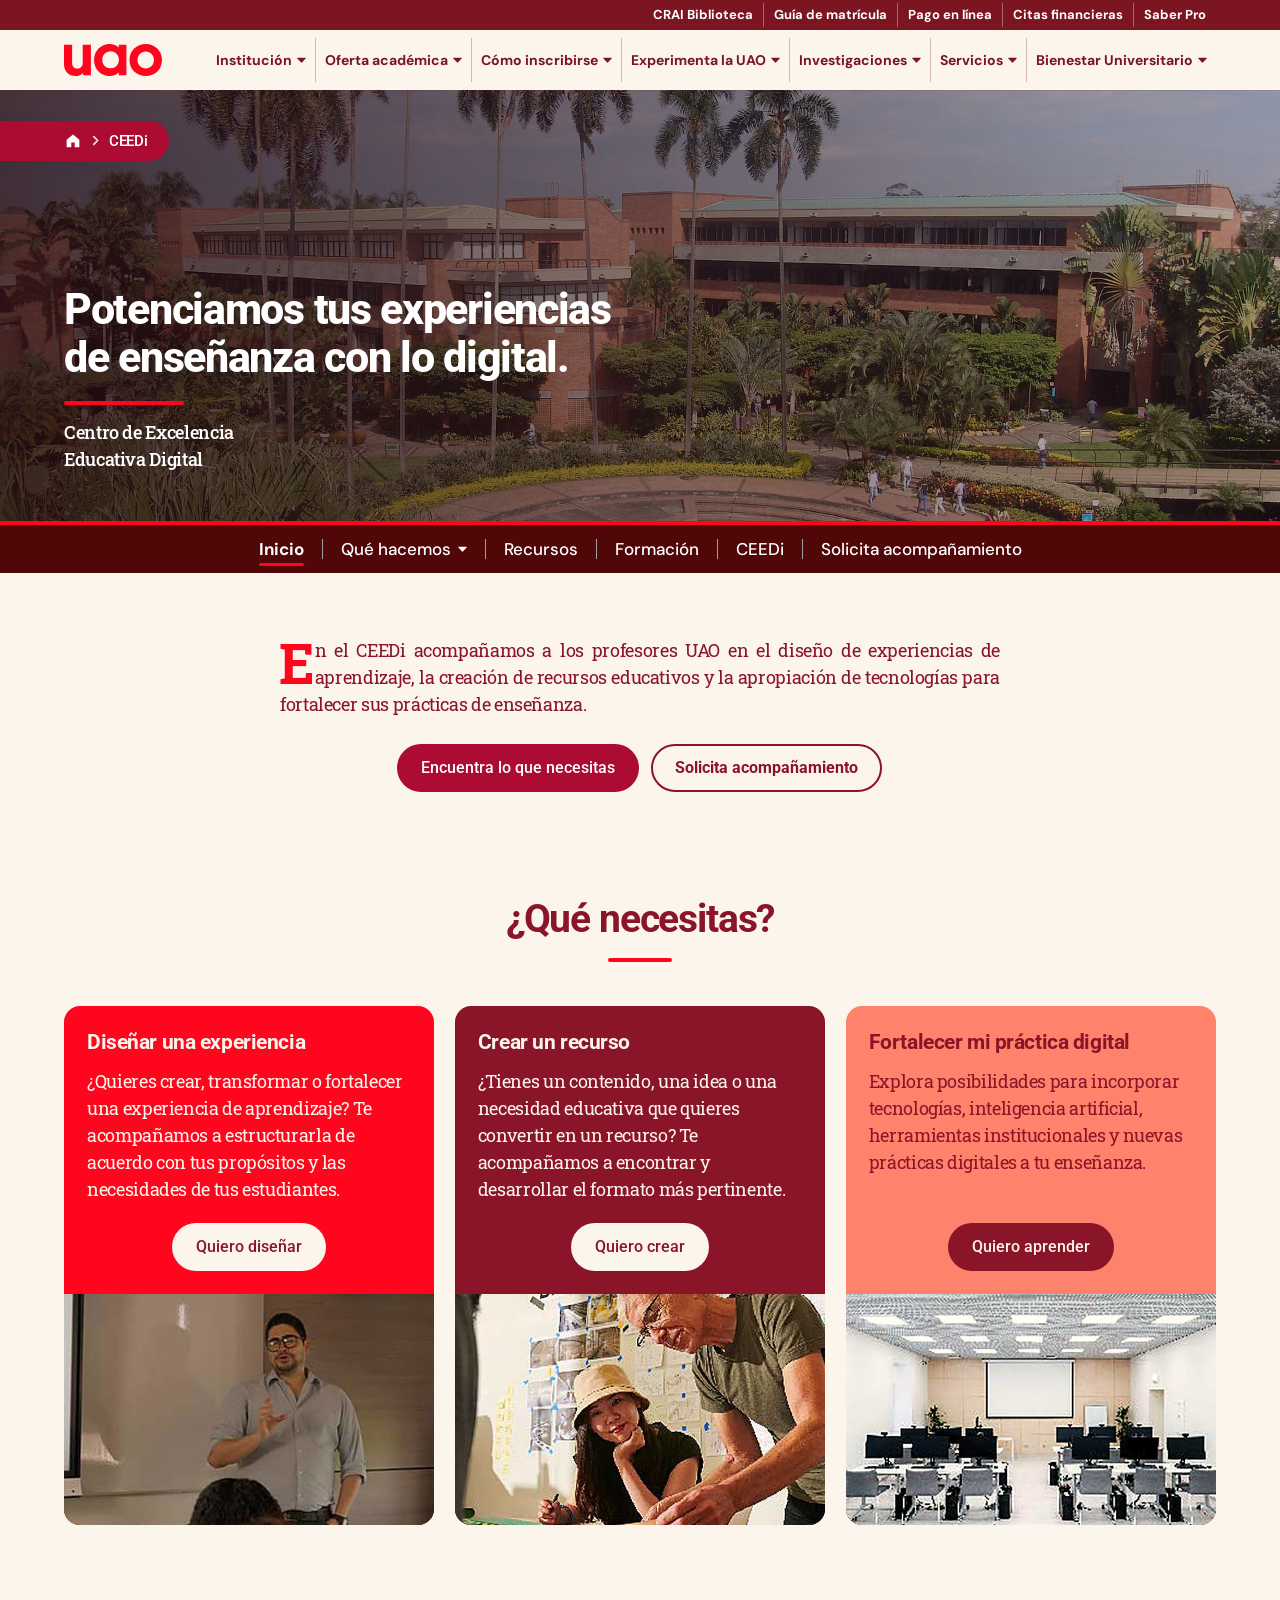
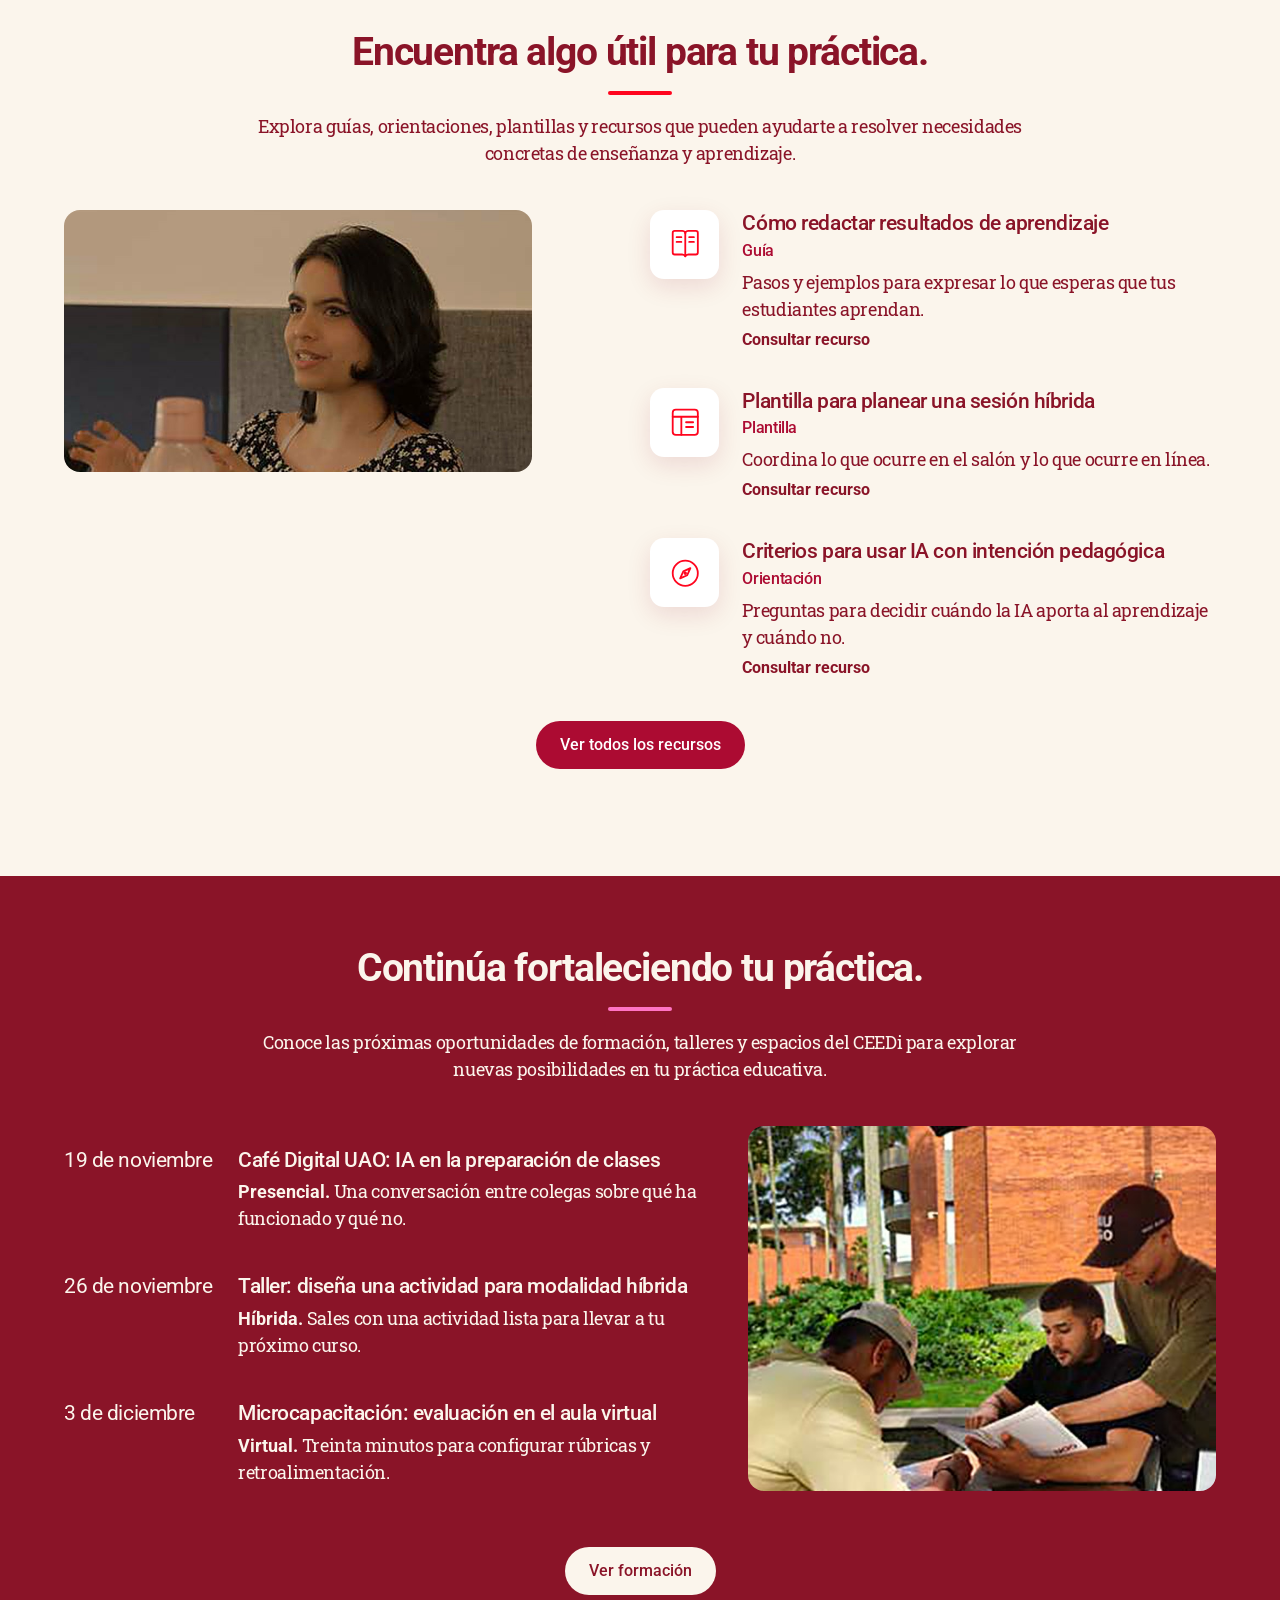
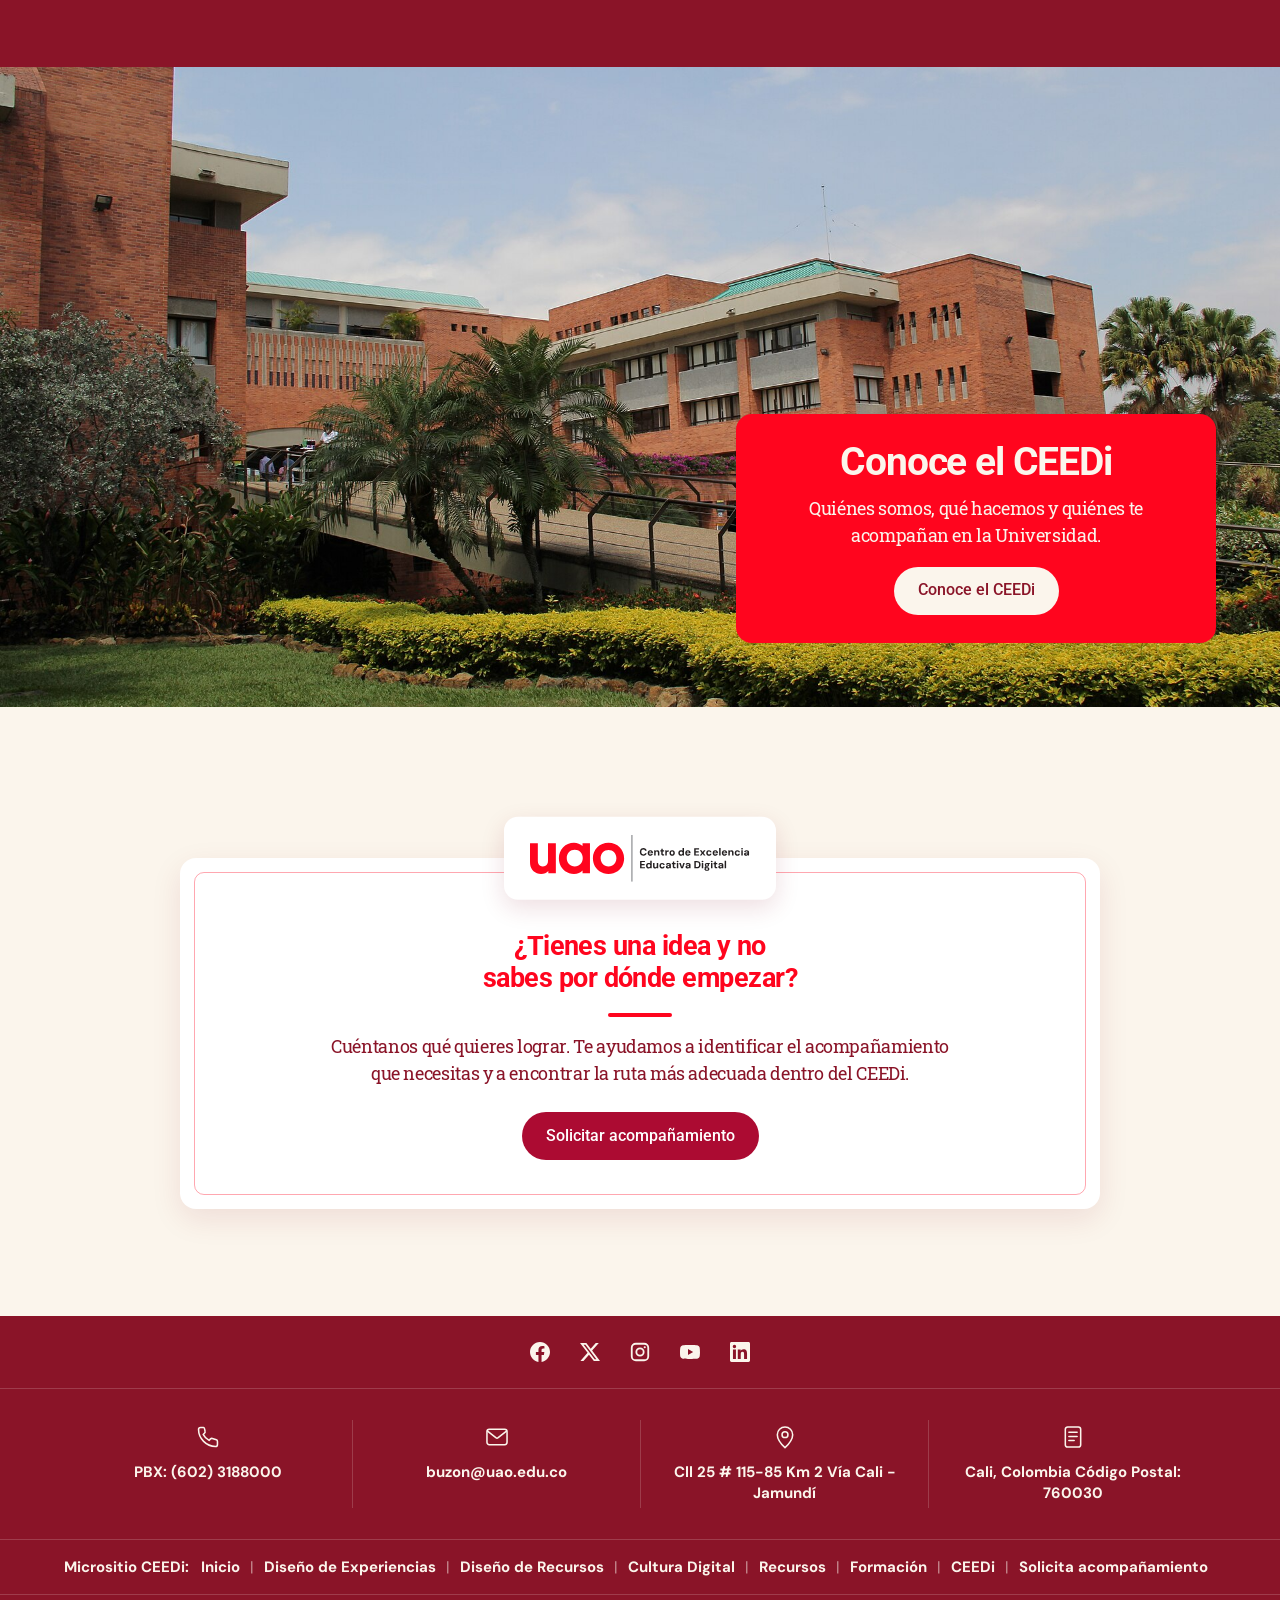
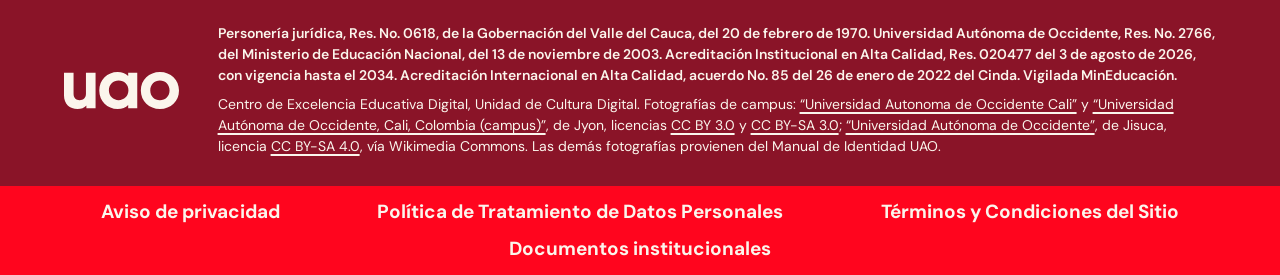
<file: index.html>
<!DOCTYPE html>
<html lang="es">
<head>
<meta charset="utf-8">
<meta name="viewport" content="width=device-width, initial-scale=1">
<title>CEEDi · Centro de Excelencia Educativa Digital · UAO</title>
<meta name="description" content="Acompañamos a los profesores UAO en el diseño de experiencias de aprendizaje, la creación de recursos educativos y la apropiación de tecnologías.">
<meta name="theme-color" content="#8A1428">
<link rel="icon" href="assets/logo/favicon.svg" type="image/svg+xml">
<link rel="preload" href="assets/fonts/dm-sans-latin-wght-normal.woff2" as="font" type="font/woff2" crossorigin>
<link rel="preconnect" href="https://fonts.googleapis.com">
<link rel="preconnect" href="https://fonts.gstatic.com" crossorigin>
<link rel="stylesheet" href="https://fonts.googleapis.com/css2?family=Roboto:wght@300;400;500;700;800&family=Roboto+Slab:wght@400;500;700&display=swap">
<link rel="stylesheet" href="assets/css/site.css?v=5acd229c">
<script>document.documentElement.classList.add('js')</script>
</head>
<body>

<a class="saltar" href="#contenido">Saltar al contenido</a>
<header class="uao" id="arriba">
  <div class="uao__atajos">
    <ul><li><a href="https://www.uao.edu.co/biblioteca/">CRAI Biblioteca</a></li><li><a href="https://www.uao.edu.co/guia-de-matricula/">Guía de matrícula</a></li><li><a href="https://apps.uao.edu.co/apex/f?p=191:2::::::">Pago en línea</a></li><li><a href="https://sitios.uao.edu.co/financiacion/">Citas financieras</a></li><li><a href="https://saberpro.uao.edu.co/">Saber Pro</a></li></ul>
  </div>
  <div class="uao__barra">
    <a class="uao__marca" href="https://www.uao.edu.co/"><img src="assets/logo/uao-rojo.svg" width="102" height="34" alt="Universidad Autónoma de Occidente. Ir a uao.edu.co"></a>
    <button class="uao__abrir" type="button" aria-expanded="false" aria-controls="menu-uao">Menú</button>
    <nav class="uao__nav" id="menu-uao" aria-label="Universidad Autónoma de Occidente">
      <button class="uao__cerrar" type="button">Cerrar</button>
      <ul>
        
        <li class="uao__grupo" data-grupo>
          <button type="button" aria-expanded="false" aria-controls="uao-m0">Institución<svg class="uao__flecha" viewBox="0 0 12 8" fill="currentColor" aria-hidden="true"><path d="M.9 1h10.200a.6.6 0 0 1 .47.97L6.470 7.400a.6.6 0 0 1-.94 0L.430 1.970A.6.6 0 0 1 .9 1Z"/></svg></button>
          <ul class="uao__sub" id="uao-m0"><li><a href="https://www.uao.edu.co/nuestro-campus/">Nuestro Campus</a></li><li><a href="https://www.uao.edu.co/informacion-institucional/">Información institucional</a></li><li><a href="https://www.uao.edu.co/documentos-institucionales/">Documentos Institucionales</a></li><li><a href="https://www.uao.edu.co/simbolos/">Símbolos institucionales</a></li><li><a href="https://www.uao.edu.co/organos-de-gobierno-institucionales/">Órganos de Gobierno Institucionales</a></li><li><a href="https://www.uao.edu.co/planeacion-y-efectividad-institucional-2/">Planeación y Efectividad Institucional</a></li><li><a href="https://www.uao.edu.co/directorio-general/">Directorio General</a></li><li><a href="https://www.uao.edu.co/lista-de-docentes/">Lista de profesores</a></li><li><a href="https://www.uao.edu.co/transparencia-y-acceso-a-la-informacion-publica/">Transparencia y acceso a la información pública</a></li><li><a href="https://www.uao.edu.co/trabajo-de-grado-uao">Trabajo de Grado</a></li><li><a href="https://www.uao.edu.co/pqrs/">PQRS</a></li></ul>
        </li>
        <li class="uao__grupo" data-grupo>
          <button type="button" aria-expanded="false" aria-controls="uao-m1">Oferta académica<svg class="uao__flecha" viewBox="0 0 12 8" fill="currentColor" aria-hidden="true"><path d="M.9 1h10.200a.6.6 0 0 1 .47.97L6.470 7.400a.6.6 0 0 1-.94 0L.430 1.970A.6.6 0 0 1 .9 1Z"/></svg></button>
          <ul class="uao__sub" id="uao-m1"><li><a href="https://www.uao.edu.co/oferta-academica/">¿En qué estás interesado?</a></li><li><a href="https://www.uao.edu.co/oferta-academica/pregrado/">Pregrados</a></li><li><a href="https://www.uao.edu.co/oferta-academica/posgrados/">Posgrados</a></li><li><a href="https://www.uao.edu.co/tecnologia/">Tecnologías</a></li><li><a href="https://www.uao.edu.co/oferta-academica/educacion-continua/">Educación para la Vida</a></li><li><a href="https://estudiarvirtual.uao.edu.co/">UAO Virtual</a></li><li><a href="https://www.uao.edu.co/consultoria-y-asesoria/">Consultorías y asesorías empresariales</a></li></ul>
        </li>
        <li class="uao__grupo" data-grupo>
          <button type="button" aria-expanded="false" aria-controls="uao-m2">Cómo inscribirse<svg class="uao__flecha" viewBox="0 0 12 8" fill="currentColor" aria-hidden="true"><path d="M.9 1h10.200a.6.6 0 0 1 .47.97L6.470 7.400a.6.6 0 0 1-.94 0L.430 1.970A.6.6 0 0 1 .9 1Z"/></svg></button>
          <ul class="uao__sub" id="uao-m2"><li><a href="https://www.uao.edu.co/pregrado/inscripcion-online-pregrado-y-tecnologia/">Inscripción para pregrado</a></li><li><a href="https://www.uao.edu.co/inscripcion-online-posgrado/">Inscripción para posgrado</a></li><li><a href="https://www.uao.edu.co/inscripcion-online-educacion-continua/">Inscripción para educación para la Vida</a></li><li><a href="https://www.uao.edu.co/becas-y-financiacion/">Becas y financiación</a></li><li><a href="https://www.uao.edu.co/opciones-de-transferencia-y-cambio/">Opciones de transferencia y cambio</a></li></ul>
        </li>
        <li class="uao__grupo" data-grupo>
          <button type="button" aria-expanded="false" aria-controls="uao-m3">Experimenta la UAO<svg class="uao__flecha" viewBox="0 0 12 8" fill="currentColor" aria-hidden="true"><path d="M.9 1h10.200a.6.6 0 0 1 .47.97L6.470 7.400a.6.6 0 0 1-.94 0L.430 1.970A.6.6 0 0 1 .9 1Z"/></svg></button>
          <ul class="uao__sub" id="uao-m3"><li><a href="https://www.uao.edu.co/razones-para-estudiar-en-la-uao/">¿Por qué estudiar en la UAO?</a></li><li><a href="https://www.uao.edu.co/opciones-de-internacionalizacion/">Opciones de internacionalización</a></li><li><a href="https://www.uao.edu.co/uao-labs/laboratorios-uao/">Laboratorios UAO</a></li><li><a href="https://www.uao.edu.co/nuestros-medios-uao/">Nuestros medios UAO</a></li><li><a href="https://www.uao.edu.co/nuestros-museos/">Nuestros museos UAO</a></li><li><a href="https://www.uao.edu.co/arte-y-cultura/">Actividades culturales y artísticas</a></li><li><a href="https://www.uao.edu.co/noticias/">Noticias</a></li><li><a href="https://www.uao.edu.co/evento/">Agenda de eventos</a></li></ul>
        </li>
        <li class="uao__grupo" data-grupo>
          <button type="button" aria-expanded="false" aria-controls="uao-m4">Investigaciones<svg class="uao__flecha" viewBox="0 0 12 8" fill="currentColor" aria-hidden="true"><path d="M.9 1h10.200a.6.6 0 0 1 .47.97L6.470 7.400a.6.6 0 0 1-.94 0L.430 1.970A.6.6 0 0 1 .9 1Z"/></svg></button>
          <ul class="uao__sub" id="uao-m4"><li><a href="https://www.uao.edu.co/investigaciones-uao/">Investigaciones</a></li><li><a href="https://www.uao.edu.co/quienes-somos-vicerrectoria-de-investigaciones-innovacion-y-emprendimiento/">¿Quiénes somos?</a></li><li><a href="https://www.uao.edu.co/servicios-investigaciones/">Servicios</a></li><li><a href="https://www.uao.edu.co/investigadores-uao/">Investigadores</a></li></ul>
        </li>
        <li class="uao__grupo" data-grupo>
          <button type="button" aria-expanded="false" aria-controls="uao-m5">Servicios<svg class="uao__flecha" viewBox="0 0 12 8" fill="currentColor" aria-hidden="true"><path d="M.9 1h10.200a.6.6 0 0 1 .47.97L6.470 7.400a.6.6 0 0 1-.94 0L.430 1.970A.6.6 0 0 1 .9 1Z"/></svg></button>
          <ul class="uao__sub" id="uao-m5"><li><a href="https://www.uao.edu.co/pua">Acceso a Portal Único de Aplicaciones, PUA</a></li><li><a href="https://www.uao.edu.co/servicios-institucionales/">Servicios institucionales</a></li><li><a href="https://www.uao.edu.co/becas-y-financiacion/">Servicios Financieros</a></li><li><a href="https://sitios.uao.edu.co/docentes/">Acceso al Portal del Profesor</a></li><li><a href="https://apps.uao.edu.co/apex/f?p=900">Acceso a Portal Estudiantil</a></li><li><a href="https://www.uao.edu.co/ingreso-a-portales/">Ingreso a más portales</a></li><li><a href="https://www.uao.edu.co/centros-de-servicio/">Centros de servicio</a></li><li><a href="https://www.uao.edu.co/procesos-y-tramites-administrativos/">Procesos y trámites administrativos</a></li><li><a href="https://idiomas.uao.edu.co/oferta-para-externos/">Centro de Idiomas</a></li><li><a href="https://www.uao.edu.co/egresados/">Egresados</a></li></ul>
        </li>
        <li class="uao__grupo" data-grupo>
          <button type="button" aria-expanded="false" aria-controls="uao-m6">Bienestar Universitario<svg class="uao__flecha" viewBox="0 0 12 8" fill="currentColor" aria-hidden="true"><path d="M.9 1h10.200a.6.6 0 0 1 .47.97L6.470 7.400a.6.6 0 0 1-.94 0L.430 1.970A.6.6 0 0 1 .9 1Z"/></svg></button>
          <ul class="uao__sub" id="uao-m6"><li><a href="https://www.uao.edu.co/arte-y-cultura/">Arte y Cultura</a></li><li><a href="https://estudiarvirtual.uao.edu.co/bienestar/">Bienestar en Línea</a></li><li><a href="https://www.uao.edu.co/casa/">CASA</a></li><li><a href="https://bienestar.uao.edu.co/centro-para-la-excelencia-academica/">Centro para la Excelencia Académica</a></li><li><a href="https://www.uao.edu.co/deporte-y-recreacion/">Deporte y Recreación</a></li><li><a href="https://www.uao.edu.co/formacion-integral/">Desarrollo Humano</a></li><li><a href="https://www.uao.edu.co/informacion-y-politicas/">Información y Políticas</a></li></ul>
        </li>
      </ul>
    </nav>
  </div>
</header>
<main id="contenido">


<section class="cabezote cabezote--completa cabezote--inicio">
  <div class="cabezote__fondo">
    <figure class="cabezote__foto" style="--foco-img:50% 42%"><img src="assets/universidad-autonoma-de-occidente-cali.jpg" width="1920" height="1440" alt="" fetchpriority="high" decoding="async"></figure>
  </div>
  <nav class="migas" aria-label="Migas de pan">
    <ol>
      <li><a href="https://www.uao.edu.co/"><svg viewBox="0 0 24 24" width="18" height="18" fill="currentColor" aria-hidden="true"><path d="M12 3.2 3.5 10.2v10.1h6.2v-6.3h4.6v6.3h6.2V10.2L12 3.2Z"/></svg><span class="sr">Universidad Autónoma de Occidente</span></a></li>
      <li><svg class="migas__sep" viewBox="0 0 8 12" width="7" height="11" fill="none" stroke="currentColor" stroke-width="2" stroke-linecap="round" stroke-linejoin="round" aria-hidden="true"><path d="M2 1.5 6.5 6 2 10.5"/></svg><span aria-current="page">CEEDi</span></li>
    </ol>
  </nav>
  <div class="cabezote__texto">
    <h1 class="lines"><span class="line"><span data-line style="--i:0">Potenciamos tus experiencias</span></span><span class="line"><span data-line style="--i:1">de enseñanza con lo digital.</span></span></h1>
    <span class="cabezote__linea" aria-hidden="true" data-llega style="--d:360ms"></span>
    <p class="cabezote__lema" data-llega style="--d:420ms">Centro de Excelencia<br>Educativa Digital</p>
  </div>
</section>

<nav class="subnav" aria-label="Secciones del CEEDi">
  <button class="subnav__abrir" type="button" aria-expanded="false" aria-controls="subnav-lista">Secciones del CEEDi<svg class="subnav__flecha" viewBox="0 0 12 8" fill="currentColor" aria-hidden="true"><path d="M.9 1h10.200a.6.6 0 0 1 .47.97L6.470 7.400a.6.6 0 0 1-.94 0L.430 1.970A.6.6 0 0 1 .9 1Z"/></svg></button>
  <ul class="subnav__lista" id="subnav-lista">
    
    <li><a href="index.html" aria-current="page">Inicio</a></li>
    <li class="subnav__grupo" data-grupo>
      <button type="button" aria-expanded="false" aria-controls="subnav-areas">Qué hacemos<svg class="subnav__flecha" viewBox="0 0 12 8" fill="currentColor" aria-hidden="true"><path d="M.9 1h10.200a.6.6 0 0 1 .47.97L6.470 7.400a.6.6 0 0 1-.94 0L.430 1.970A.6.6 0 0 1 .9 1Z"/></svg></button>
      <ul class="subnav__sub" id="subnav-areas"><li><a href="diseno-de-experiencias.html">Diseño de Experiencias</a></li><li><a href="diseno-de-recursos.html">Diseño de Recursos</a></li><li><a href="cultura-digital.html">Cultura Digital</a></li></ul>
    </li>
    <li><a href="recursos.html">Recursos</a></li>
    <li><a href="formacion.html">Formación</a></li>
    <li><a href="ceedi.html">CEEDi</a></li>
    <li><a href="solicita-acompanamiento.html">Solicita acompañamiento</a></li>
  </ul>
</nav>

<section class="intro" aria-label="Presentación">
  <p class="intro__texto" data-sube>En el CEEDi acompañamos a los profesores UAO en el diseño de experiencias de aprendizaje, la creación de recursos educativos y la apropiación de tecnologías para fortalecer sus prácticas de enseñanza.</p>
  <div class="acciones intro__acciones" data-sube style="--d:80ms"><a class="btn" href="#que-necesitas">Encuentra lo que necesitas</a><a class="btn btn--secundario" href="solicita-acompanamiento.html">Solicita acompañamiento</a></div>
</section>

<section class="seccion" id="que-necesitas" aria-labelledby="que-necesitas-t">
  
  <div class="cab-seccion">
    <h2 class="titulo" id="que-necesitas-t" data-sube>¿Qué necesitas?</h2>
    <span class="cab-seccion__linea" aria-hidden="true"></span>
    
  </div>
  <div class="puertas" data-puertas>
    
<article class="puerta puerta--rojo caja is-open" style="--c:var(--rojo);--t:var(--crema);--vt:puerta-experiencias;--d:0ms" data-sube>
  <div class="puerta__color">
    <h3><button class="puerta__abrir" type="button" aria-expanded="true" aria-controls="puerta-0">Diseñar una experiencia<span class="puerta__signo" aria-hidden="true"></span></button></h3>
    <div class="puerta__cuerpo" id="puerta-0">
      <p class="puerta__pregunta">¿Quieres crear, transformar o fortalecer una experiencia de aprendizaje? Te acompañamos a estructurarla de acuerdo con tus propósitos y las necesidades de tus estudiantes.</p>
      <div class="puerta__accion"><a class="btn" href="diseno-de-experiencias.html">Quiero diseñar<span class="sr">, Diseño de Experiencias</span></a></div>
    </div>
  </div>
  <figure class="puerta__foto" style="--foco-img:66% 26%"><img src="assets/img/profesor-en-aula.jpg" width="1000" height="416" alt="Profesor explicando de pie frente a su grupo en un salón de clase de la UAO" loading="lazy" decoding="async"></figure>
</article>
<article class="puerta puerta--vino caja" style="--c:var(--vino-o);--t:var(--crema);--vt:puerta-recursos;--d:90ms" data-sube>
  <div class="puerta__color">
    <h3><button class="puerta__abrir" type="button" aria-expanded="false" aria-controls="puerta-1">Crear un recurso<span class="puerta__signo" aria-hidden="true"></span></button></h3>
    <div class="puerta__cuerpo" id="puerta-1">
      <p class="puerta__pregunta">¿Tienes un contenido, una idea o una necesidad educativa que quieres convertir en un recurso? Te acompañamos a encontrar y desarrollar el formato más pertinente.</p>
      <div class="puerta__accion"><a class="btn" href="diseno-de-recursos.html">Quiero crear<span class="sr">, Diseño de Recursos</span></a></div>
    </div>
  </div>
  <figure class="puerta__foto" style="--foco-img:50% 38%"><img src="assets/img/diseno-en-equipo.jpg" width="678" height="640" alt="Dos personas trabajan juntas sobre una mesa de diseño, frente a una pared con bocetos" loading="lazy" decoding="async"></figure>
</article>
<article class="puerta puerta--coral caja" style="--c:var(--coral);--t:var(--vino-o);--vt:puerta-cultura;--d:180ms" data-sube>
  <div class="puerta__color">
    <h3><button class="puerta__abrir" type="button" aria-expanded="false" aria-controls="puerta-2">Fortalecer mi práctica digital<span class="puerta__signo" aria-hidden="true"></span></button></h3>
    <div class="puerta__cuerpo" id="puerta-2">
      <p class="puerta__pregunta">Explora posibilidades para incorporar tecnologías, inteligencia artificial, herramientas institucionales y nuevas prácticas digitales a tu enseñanza.</p>
      <div class="puerta__accion"><a class="btn" href="cultura-digital.html">Quiero aprender<span class="sr">, Cultura Digital</span></a></div>
    </div>
  </div>
  <figure class="puerta__foto" style="--foco-img:50% 64%"><img src="assets/img/sala-de-computo.jpg" width="570" height="404" alt="Sala de cómputo de la Universidad, con puestos de trabajo y una pantalla de proyección" loading="lazy" decoding="async"></figure>
</article>
  </div>
</section>

<section class="seccion seccion--pegada" aria-labelledby="recursos-t">
  
  <div class="cab-seccion">
    <h2 class="titulo" id="recursos-t" data-sube>Encuentra algo útil para tu práctica.</h2>
    <span class="cab-seccion__linea" aria-hidden="true"></span>
    <p data-sube style="--d:60ms">Explora guías, orientaciones, plantillas y recursos que pueden ayudarte a resolver necesidades concretas de enseñanza y aprendizaje.</p>
  </div>
  <div class="rejilla dos"><figure class="dos__foto caja foto-fondo" data-abre style="--d:0ms"><img src="assets/img/profesora-explicando.jpg" width="960" height="480" alt="Profesora conversando con sus estudiantes durante una clase" loading="lazy" decoding="async"></figure><ul class="dos__der recursos-fila">
<li class="recurso" data-fila style="--d:0ms">
  <span class="caja-icono" aria-hidden="true"><svg viewBox="0 0 44 44" fill="none" stroke="currentColor" stroke-width="2.3" stroke-linecap="round" stroke-linejoin="round"><path d="M6 7.5C6 6.1 7.1 5 8.5 5H18c1.9 0 3.5 1.1 4 2.7.5-1.6 2.1-2.7 4-2.7h9.5C36.9 5 38 6.1 38 7.5v25c0 1.4-1.1 2.5-2.5 2.5H26c-1.9 0-3.5 1-4 2.5-.5-1.5-2.1-2.5-4-2.5H8.5C7.1 35 6 33.9 6 32.5v-25Z"/><path d="M22 8v29"/><path d="M11 13h6M11 19h6M27 13h6M27 19h6"/></svg></span>
  <div>
    <div class="recurso__cab"><h3>Cómo redactar resultados de aprendizaje</h3><span class="recurso__tipo">Guía</span></div>
    <p>Pasos y ejemplos para expresar lo que esperas que tus estudiantes aprendan.</p>
    <a class="btn btn--ghost" href="recursos.html#diseno-y-ensenanza">Consultar recurso<span class="sr">: Cómo redactar resultados de aprendizaje</span></a>
  </div>
</li>
<li class="recurso" data-fila style="--d:70ms">
  <span class="caja-icono" aria-hidden="true"><svg viewBox="0 0 44 44" fill="none" stroke="currentColor" stroke-width="2.3" stroke-linecap="round" stroke-linejoin="round"><rect x="6" y="6" width="32" height="32" rx="4"/><path d="M6 15h32M17 15v23"/><path d="M23 22h9M23 28h9"/></svg></span>
  <div>
    <div class="recurso__cab"><h3>Plantilla para planear una sesión híbrida</h3><span class="recurso__tipo">Plantilla</span></div>
    <p>Coordina lo que ocurre en el salón y lo que ocurre en línea.</p>
    <a class="btn btn--ghost" href="recursos.html#multimodalidad">Consultar recurso<span class="sr">: Plantilla para planear una sesión híbrida</span></a>
  </div>
</li>
<li class="recurso" data-fila style="--d:140ms">
  <span class="caja-icono" aria-hidden="true"><svg viewBox="0 0 44 44" fill="none" stroke="currentColor" stroke-width="2.3" stroke-linecap="round" stroke-linejoin="round"><circle cx="22" cy="22" r="16"/><path d="M28.5 15.5l-4 9-9 4 4-9 9-4Z"/><circle cx="22" cy="22" r="1"/></svg></span>
  <div>
    <div class="recurso__cab"><h3>Criterios para usar IA con intención pedagógica</h3><span class="recurso__tipo">Orientación</span></div>
    <p>Preguntas para decidir cuándo la IA aporta al aprendizaje y cuándo no.</p>
    <a class="btn btn--ghost" href="recursos.html#inteligencia-artificial">Consultar recurso<span class="sr">: Criterios para usar IA con intención pedagógica</span></a>
  </div>
</li></ul></div>
  <div class="acciones pie-seccion" data-sube><a class="btn" href="recursos.html">Ver todos los recursos</a></div>
</section>

<section class="campo campo--vino" aria-labelledby="formacion-t">
  <div class="campo__cuerpo">
    
  <div class="cab-seccion">
    <h2 class="titulo" id="formacion-t" data-sube>Continúa fortaleciendo tu práctica.</h2>
    <span class="cab-seccion__linea" aria-hidden="true"></span>
    <p data-sube style="--d:60ms">Conoce las próximas oportunidades de formación, talleres y espacios del CEEDi para explorar nuevas posibilidades en tu práctica educativa.</p>
  </div>
    <div class="indice" data-indice>
      <ul class="indice__lista">
        
        <li data-fila style="--d:0ms"><a class="indice__fila" href="formacion.html#proximas">
          <img src="assets/img/trabajo-en-grupo.jpg" width="552" height="472" alt="" class="indice__mini" loading="lazy" decoding="async">
          <span class="indice__fecha">19 de noviembre</span>
          <div><h3 class="indice__nombre">Café Digital UAO: IA en la preparación de clases</h3><span class="indice__detalle"><span class="indice__modo">Presencial.</span> Una conversación entre colegas sobre qué ha funcionado y qué no.</span></div>
        </a></li>
        <li data-fila style="--d:80ms"><a class="indice__fila" href="formacion.html#proximas">
          <img src="assets/img/tablero.jpg" width="558" height="476" alt="" class="indice__mini" loading="lazy" decoding="async">
          <span class="indice__fecha">26 de noviembre</span>
          <div><h3 class="indice__nombre">Taller: diseña una actividad para modalidad híbrida</h3><span class="indice__detalle"><span class="indice__modo">Híbrida.</span> Sales con una actividad lista para llevar a tu próximo curso.</span></div>
        </a></li>
        <li data-fila style="--d:160ms"><a class="indice__fila" href="formacion.html#proximas">
          <img src="assets/img/sala-de-computo.jpg" width="570" height="404" alt="" class="indice__mini" loading="lazy" decoding="async">
          <span class="indice__fecha">3 de diciembre</span>
          <div><h3 class="indice__nombre">Microcapacitación: evaluación en el aula virtual</h3><span class="indice__detalle"><span class="indice__modo">Virtual.</span> Treinta minutos para configurar rúbricas y retroalimentación.</span></div>
        </a></li>
      </ul>
      <figure class="indice__marco caja foto-fondo" data-abre aria-hidden="true">
        <img src="assets/img/trabajo-en-grupo.jpg" width="552" height="472" alt="" loading="lazy" decoding="async" class="is-on"><img src="assets/img/tablero.jpg" width="558" height="476" alt="" loading="lazy" decoding="async"><img src="assets/img/sala-de-computo.jpg" width="570" height="404" alt="" loading="lazy" decoding="async">
      </figure>
    </div>
    <div class="acciones pie-seccion" data-sube><a class="btn" href="formacion.html">Ver formación</a></div>
  </div>
</section>

<section class="banda" aria-labelledby="conoce-t" style="--foco-img:50% 58%">
  <img src="assets/universidad-autonoma-de-occidente-cali-colombia-campus.jpg" width="1920" height="1280" alt="Edificios de ladrillo del campus de la UAO y el puente peatonal entre jardines" class="deriva" loading="lazy" decoding="async">
  <div class="banda__tarjeta caja" data-sube>
    <h2 class="titulo" id="conoce-t">Conoce el CEEDi</h2>
    <p>Quiénes somos, qué hacemos y quiénes te acompañan en la Universidad.</p>
    <div class="acciones"><a class="btn" href="ceedi.html">Conoce el CEEDi</a></div>
  </div>
</section>


<section class="cierre" aria-labelledby="cierre-t">
  <div class="cierre__tarjeta" data-sube>
    <span class="cierre__sello"><img src="assets/logo/uao-ceedi.svg" width="265" height="56" alt="" loading="lazy"></span>
    <h2 class="cierre__titulo" id="cierre-t">¿Tienes una idea y no sabes por dónde empezar?</h2>
    <span class="cab-seccion__linea" aria-hidden="true"></span>
    
    <p class="cierre__texto">Cuéntanos qué quieres lograr. Te ayudamos a identificar el acompañamiento que necesitas y a encontrar la ruta más adecuada dentro del CEEDi.</p>
    <div class="acciones"><a class="btn" href="solicita-acompanamiento.html">Solicitar acompañamiento</a></div>
  </div>
</section>
</main>

<footer class="pie">
  <ul class="pie__redes" aria-label="Redes sociales de la Universidad">
    <li><a class="pie__red" href="https://www.facebook.com/universidadautonomadeoccidente" aria-label="Facebook"><svg viewBox="0 0 24 24" fill="currentColor" aria-hidden="true"><path d="M24 12.073c0-6.627-5.373-12-12-12s-12 5.373-12 12c0 5.990 4.388 10.954 10.125 11.854v-8.385H7.078v-3.470h3.047V9.430c0-3.007 1.792-4.669 4.533-4.669 1.312 0 2.686.235 2.686.235v2.953H15.830c-1.491 0-1.956.925-1.956 1.874v2.250h3.328l-.532 3.470h-2.796v8.385C19.612 23.027 24 18.062 24 12.073Z"/></svg></a></li><li><a class="pie__red" href="https://twitter.com/lauao" aria-label="X"><svg viewBox="0 0 24 24" fill="currentColor" aria-hidden="true"><path d="M18.901 1.153h3.680l-8.040 9.190L24 22.846h-7.406l-5.800-7.584-6.638 7.584H.474l8.600-9.830L0 1.154h7.594l5.243 6.932ZM17.610 20.644h2.039L6.486 3.240H4.298Z"/></svg></a></li><li><a class="pie__red" href="https://www.instagram.com/universidadautonomadeoccidente/" aria-label="Instagram"><svg viewBox="0 0 24 24" fill="currentColor" aria-hidden="true"><path fill-rule="evenodd" d="M7 1h10a6 6 0 0 1 6 6v10a6 6 0 0 1-6 6H7a6 6 0 0 1-6-6V7a6 6 0 0 1 6-6Zm0 2.200A3.800 3.800 0 0 0 3.200 7v10A3.800 3.800 0 0 0 7 20.800h10a3.800 3.800 0 0 0 3.800-3.800V7A3.800 3.800 0 0 0 17 3.200H7Zm5 3.300a5.500 5.500 0 1 1 0 11 5.500 5.500 0 0 1 0-11Zm0 2.200a3.300 3.300 0 1 0 0 6.600 3.300 3.300 0 0 0 0-6.600Zm5.700-3.700a1.300 1.300 0 1 1 0 2.600 1.300 1.300 0 0 1 0-2.600Z"/></svg></a></li><li><a class="pie__red" href="https://www.youtube.com/user/autonomadeocc" aria-label="YouTube"><svg viewBox="0 0 24 24" fill="currentColor" aria-hidden="true"><path fill-rule="evenodd" d="M23.500 6.200a3 3 0 0 0-2.100-2.100C19.500 3.600 12 3.600 12 3.600s-7.500 0-9.400.5A3 3 0 0 0 .5 6.200C0 8.100 0 12 0 12s0 3.900.5 5.800a3 3 0 0 0 2.100 2.100c1.900.5 9.400.5 9.400.5s7.500 0 9.400-.5a3 3 0 0 0 2.100-2.100c.5-1.900.5-5.800.5-5.800s0-3.900-.5-5.800ZM9.600 15.600V8.400l6.200 3.600-6.200 3.600Z"/></svg></a></li><li><a class="pie__red" href="https://www.linkedin.com/school/universidadautonomadeoccidente" aria-label="LinkedIn"><svg viewBox="0 0 24 24" fill="currentColor" aria-hidden="true"><path d="M20.447 20.452h-3.554v-5.569c0-1.328-.027-3.037-1.852-3.037-1.853 0-2.136 1.445-2.136 2.939v5.667H9.351V9h3.414v1.561h.046c.477-.9 1.637-1.850 3.370-1.850 3.601 0 4.267 2.370 4.267 5.455v6.286ZM5.337 7.433a2.062 2.062 0 0 1-2.063-2.065 2.064 2.064 0 1 1 2.063 2.065Zm1.782 13.019H3.555V9h3.564v11.452ZM22.225 0H1.771C.792 0 0 .774 0 1.729v20.542C0 23.227.792 24 1.771 24h20.451C23.200 24 24 23.227 24 22.271V1.729C24 .774 23.200 0 22.222 0h.003Z"/></svg></a></li>
  </ul>
  <ul class="pie__contacto">
    <li><svg viewBox="0 0 44 44" fill="none" stroke="currentColor" stroke-width="2.6" stroke-linecap="round" stroke-linejoin="round" aria-hidden="true"><path d="M14.500 6h-5C7.600 6 6 7.600 6 9.500 6 24.700 19.300 38 34.500 38c1.900 0 3.500-1.600 3.500-3.500v-5c0-1.200-.7-2.300-1.900-2.700l-6.800-2.300c-1-.3-2.200-.1-3 .7l-2.500 2.500c-4.300-2.200-7.800-5.700-10-10l2.500-2.500c.8-.8 1-2 .7-3l-.8-4C15.900 7 15.300 6 14.500 6Z"/></svg><span class="sr">Teléfono: </span><a href="tel:+576023188000">PBX: (602) 3188000</a></li><li><svg viewBox="0 0 44 44" fill="none" stroke="currentColor" stroke-width="2.6" stroke-linecap="round" stroke-linejoin="round" aria-hidden="true"><rect x="5" y="9" width="34" height="26" rx="4"/><path d="M6 12l14 11.2c1.2.9 2.8.9 4 0L38 12"/></svg><span class="sr">Correo: </span><a href="mailto:buzon@uao.edu.co">buzon@uao.edu.co</a></li><li><svg viewBox="0 0 44 44" fill="none" stroke="currentColor" stroke-width="2.6" stroke-linecap="round" stroke-linejoin="round" aria-hidden="true"><path d="M22 40S9 27.7 9 18a13 13 0 0 1 26 0c0 9.7-13 22-13 22Z"/><circle cx="22" cy="18" r="5"/></svg><span class="sr">Dirección: </span><span>Cll 25 # 115-85 Km 2 Vía Cali - Jamundí</span></li><li><svg viewBox="0 0 44 44" fill="none" stroke="currentColor" stroke-width="2.6" stroke-linecap="round" stroke-linejoin="round" aria-hidden="true"><rect x="9" y="5" width="26" height="34" rx="4"/><path d="M15 14h14M15 21h14M15 28h9"/></svg><span class="sr">Ciudad: </span><span>Cali, Colombia Código Postal: 760030</span></li>
  </ul>
  <nav class="pie__micro" aria-label="Mapa del micrositio">
    <strong>Micrositio CEEDi:</strong>
    <ul><li><a href="index.html">Inicio</a></li><li><a href="diseno-de-experiencias.html">Diseño de Experiencias</a></li><li><a href="diseno-de-recursos.html">Diseño de Recursos</a></li><li><a href="cultura-digital.html">Cultura Digital</a></li><li><a href="recursos.html">Recursos</a></li><li><a href="formacion.html">Formación</a></li><li><a href="ceedi.html">CEEDi</a></li><li><a href="solicita-acompanamiento.html">Solicita acompañamiento</a></li></ul>
  </nav>
  <div class="pie__institucion">
    <a class="pie__marca" href="https://www.uao.edu.co/"><img src="assets/logo/uao-crema.svg" width="132" height="43" alt="Universidad Autónoma de Occidente" loading="lazy"></a>
    <div>
      <p>Personería jurídica, Res. No. 0618, de la Gobernación del Valle del Cauca, del 20 de febrero de 1970. Universidad Autónoma de Occidente, Res. No. 2766, del Ministerio de Educación Nacional, del 13 de noviembre de 2003. Acreditación Institucional en Alta Calidad, Res. 020477 del 3 de agosto de 2026, con vigencia hasta el 2034. Acreditación Internacional en Alta Calidad, acuerdo No. 85 del 26 de enero de 2022 del Cinda. Vigilada MinEducación.</p>
      <p class="pie__creditos">Centro de Excelencia Educativa Digital, Unidad de Cultura Digital. Fotografías de campus: <a href="https://commons.wikimedia.org/w/index.php?curid=12123707">“Universidad Autonoma de Occidente Cali”</a> y <a href="https://commons.wikimedia.org/w/index.php?curid=23885498">“Universidad Autónoma de Occidente, Cali, Colombia (campus)”</a>, de Jyon, licencias <a href="https://creativecommons.org/licenses/by/3.0/">CC BY 3.0</a> y <a href="https://creativecommons.org/licenses/by-sa/3.0/">CC BY-SA 3.0</a>; <a href="https://commons.wikimedia.org/wiki/File:Universidad_Aut%C3%B3noma_de_Occidente.jpg">“Universidad Autónoma de Occidente”</a>, de Jisuca, licencia <a href="https://creativecommons.org/licenses/by-sa/4.0">CC BY-SA 4.0</a>, vía Wikimedia Commons. Las demás fotografías provienen del Manual de Identidad UAO.</p>
    </div>
  </div>
  <div class="pie__banda">
    <ul><li><a href="https://www.uao.edu.co/aviso-de-privacidad-de-la-universidad-autonoma-de-occidente/">Aviso de privacidad</a></li><li><a href="https://www.uao.edu.co/politica-proteccion-datos-uao/">Política de Tratamiento de Datos Personales</a></li><li><a href="https://www.uao.edu.co/terminos-y-condiciones-del-sitio/">Términos y Condiciones del Sitio</a></li><li><a href="https://www.uao.edu.co/documentos-institucionales/">Documentos institucionales</a></li></ul>
  </div>
</footer>
<a class="subir" href="#arriba"><span class="sr">Volver arriba</span><svg viewBox="0 0 12 8" width="14" height="9" fill="none" stroke="currentColor" stroke-width="2" stroke-linecap="round" stroke-linejoin="round" aria-hidden="true"><path d="M1.5 6.5 6 2l4.5 4.5"/></svg></a>
<script src="assets/js/site.js?v=43bf23ba" defer></script>
</body>
</html>
</file>
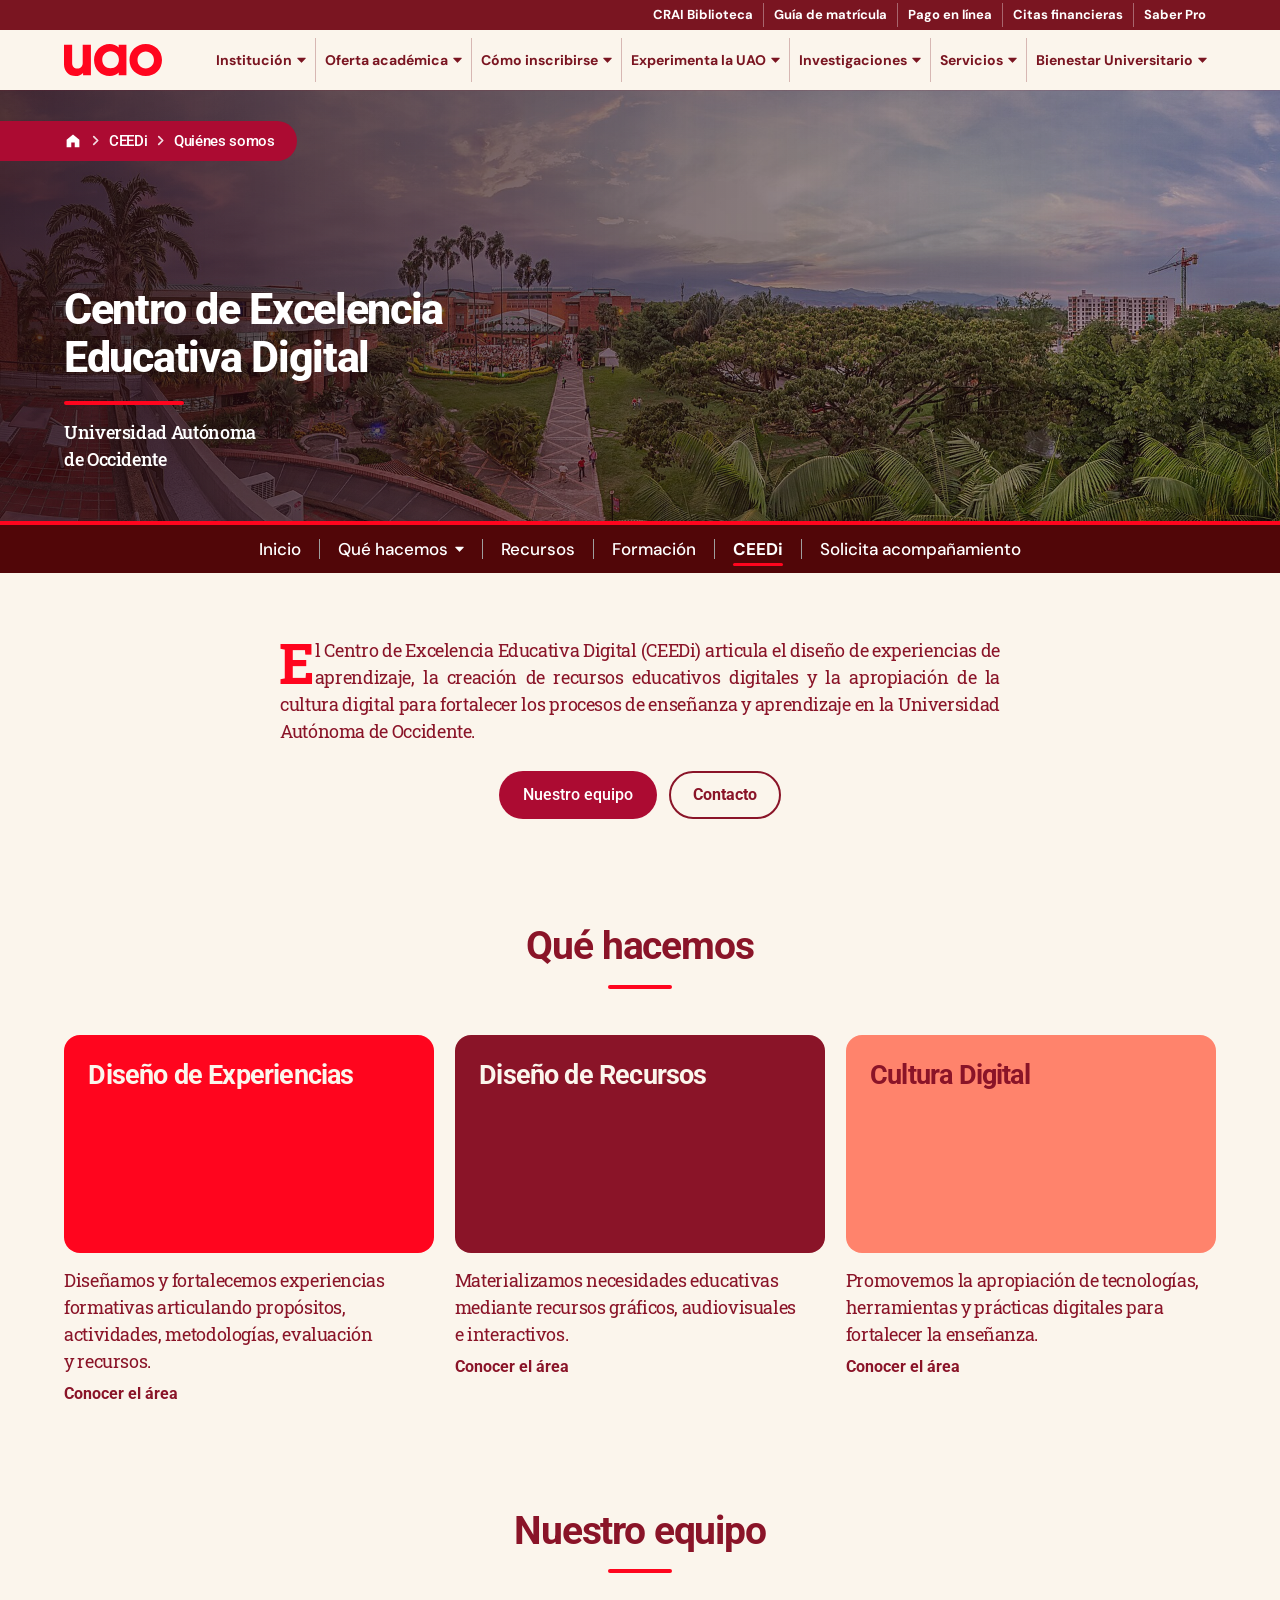
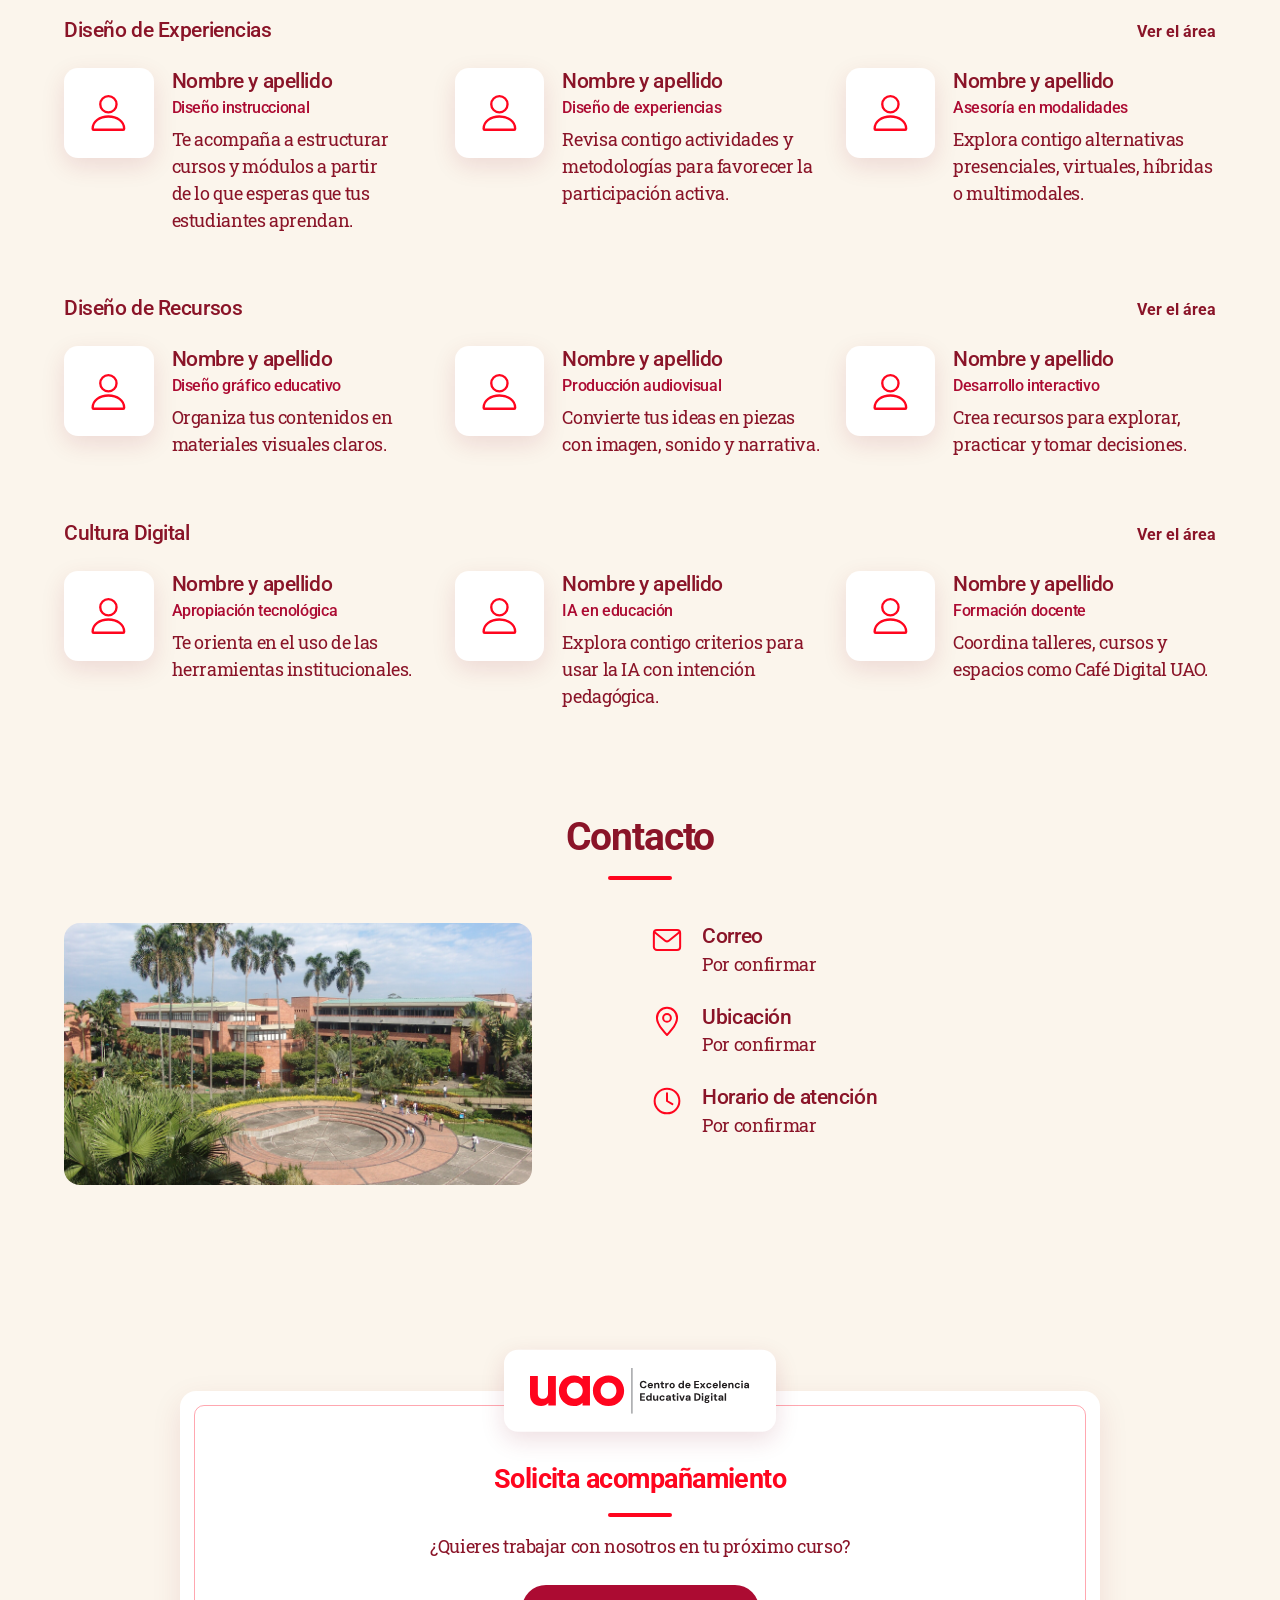
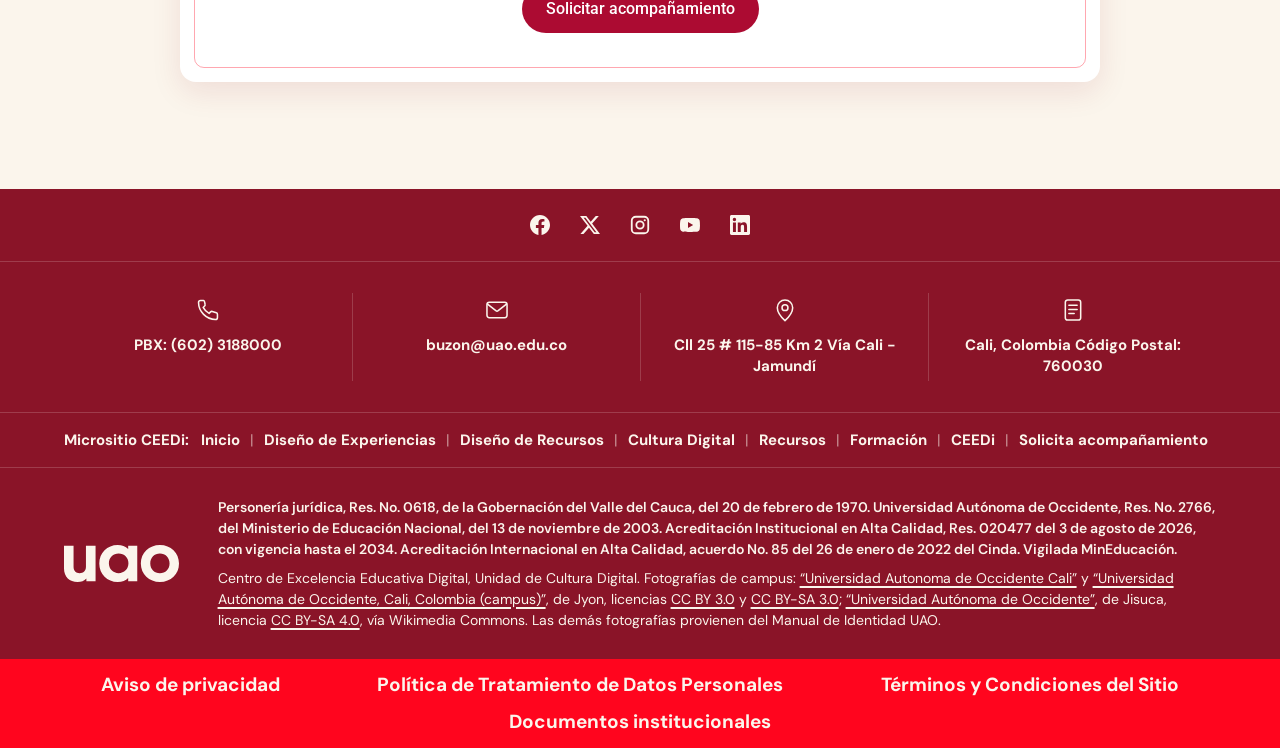
<file: ceedi.html>
<!DOCTYPE html>
<html lang="es">
<head>
<meta charset="utf-8">
<meta name="viewport" content="width=device-width, initial-scale=1">
<title>Quiénes somos · CEEDi · UAO</title>
<meta name="description" content="El Centro de Excelencia Educativa Digital articula el diseño de experiencias de aprendizaje, la creación de recursos educativos digitales y la apropiación de la cultura digital.">
<meta name="theme-color" content="#8A1428">
<link rel="icon" href="assets/logo/favicon.svg" type="image/svg+xml">
<link rel="preload" href="assets/fonts/dm-sans-latin-wght-normal.woff2" as="font" type="font/woff2" crossorigin>
<link rel="preconnect" href="https://fonts.googleapis.com">
<link rel="preconnect" href="https://fonts.gstatic.com" crossorigin>
<link rel="stylesheet" href="https://fonts.googleapis.com/css2?family=Roboto:wght@300;400;500;700;800&family=Roboto+Slab:wght@400;500;700&display=swap">
<link rel="stylesheet" href="assets/css/site.css?v=5acd229c">
<script>document.documentElement.classList.add('js')</script>
</head>
<body>

<a class="saltar" href="#contenido">Saltar al contenido</a>
<header class="uao" id="arriba">
  <div class="uao__atajos">
    <ul><li><a href="https://www.uao.edu.co/biblioteca/">CRAI Biblioteca</a></li><li><a href="https://www.uao.edu.co/guia-de-matricula/">Guía de matrícula</a></li><li><a href="https://apps.uao.edu.co/apex/f?p=191:2::::::">Pago en línea</a></li><li><a href="https://sitios.uao.edu.co/financiacion/">Citas financieras</a></li><li><a href="https://saberpro.uao.edu.co/">Saber Pro</a></li></ul>
  </div>
  <div class="uao__barra">
    <a class="uao__marca" href="https://www.uao.edu.co/"><img src="assets/logo/uao-rojo.svg" width="102" height="34" alt="Universidad Autónoma de Occidente. Ir a uao.edu.co"></a>
    <button class="uao__abrir" type="button" aria-expanded="false" aria-controls="menu-uao">Menú</button>
    <nav class="uao__nav" id="menu-uao" aria-label="Universidad Autónoma de Occidente">
      <button class="uao__cerrar" type="button">Cerrar</button>
      <ul>
        
        <li class="uao__grupo" data-grupo>
          <button type="button" aria-expanded="false" aria-controls="uao-m0">Institución<svg class="uao__flecha" viewBox="0 0 12 8" fill="currentColor" aria-hidden="true"><path d="M.9 1h10.200a.6.6 0 0 1 .47.97L6.470 7.400a.6.6 0 0 1-.94 0L.430 1.970A.6.6 0 0 1 .9 1Z"/></svg></button>
          <ul class="uao__sub" id="uao-m0"><li><a href="https://www.uao.edu.co/nuestro-campus/">Nuestro Campus</a></li><li><a href="https://www.uao.edu.co/informacion-institucional/">Información institucional</a></li><li><a href="https://www.uao.edu.co/documentos-institucionales/">Documentos Institucionales</a></li><li><a href="https://www.uao.edu.co/simbolos/">Símbolos institucionales</a></li><li><a href="https://www.uao.edu.co/organos-de-gobierno-institucionales/">Órganos de Gobierno Institucionales</a></li><li><a href="https://www.uao.edu.co/planeacion-y-efectividad-institucional-2/">Planeación y Efectividad Institucional</a></li><li><a href="https://www.uao.edu.co/directorio-general/">Directorio General</a></li><li><a href="https://www.uao.edu.co/lista-de-docentes/">Lista de profesores</a></li><li><a href="https://www.uao.edu.co/transparencia-y-acceso-a-la-informacion-publica/">Transparencia y acceso a la información pública</a></li><li><a href="https://www.uao.edu.co/trabajo-de-grado-uao">Trabajo de Grado</a></li><li><a href="https://www.uao.edu.co/pqrs/">PQRS</a></li></ul>
        </li>
        <li class="uao__grupo" data-grupo>
          <button type="button" aria-expanded="false" aria-controls="uao-m1">Oferta académica<svg class="uao__flecha" viewBox="0 0 12 8" fill="currentColor" aria-hidden="true"><path d="M.9 1h10.200a.6.6 0 0 1 .47.97L6.470 7.400a.6.6 0 0 1-.94 0L.430 1.970A.6.6 0 0 1 .9 1Z"/></svg></button>
          <ul class="uao__sub" id="uao-m1"><li><a href="https://www.uao.edu.co/oferta-academica/">¿En qué estás interesado?</a></li><li><a href="https://www.uao.edu.co/oferta-academica/pregrado/">Pregrados</a></li><li><a href="https://www.uao.edu.co/oferta-academica/posgrados/">Posgrados</a></li><li><a href="https://www.uao.edu.co/tecnologia/">Tecnologías</a></li><li><a href="https://www.uao.edu.co/oferta-academica/educacion-continua/">Educación para la Vida</a></li><li><a href="https://estudiarvirtual.uao.edu.co/">UAO Virtual</a></li><li><a href="https://www.uao.edu.co/consultoria-y-asesoria/">Consultorías y asesorías empresariales</a></li></ul>
        </li>
        <li class="uao__grupo" data-grupo>
          <button type="button" aria-expanded="false" aria-controls="uao-m2">Cómo inscribirse<svg class="uao__flecha" viewBox="0 0 12 8" fill="currentColor" aria-hidden="true"><path d="M.9 1h10.200a.6.6 0 0 1 .47.97L6.470 7.400a.6.6 0 0 1-.94 0L.430 1.970A.6.6 0 0 1 .9 1Z"/></svg></button>
          <ul class="uao__sub" id="uao-m2"><li><a href="https://www.uao.edu.co/pregrado/inscripcion-online-pregrado-y-tecnologia/">Inscripción para pregrado</a></li><li><a href="https://www.uao.edu.co/inscripcion-online-posgrado/">Inscripción para posgrado</a></li><li><a href="https://www.uao.edu.co/inscripcion-online-educacion-continua/">Inscripción para educación para la Vida</a></li><li><a href="https://www.uao.edu.co/becas-y-financiacion/">Becas y financiación</a></li><li><a href="https://www.uao.edu.co/opciones-de-transferencia-y-cambio/">Opciones de transferencia y cambio</a></li></ul>
        </li>
        <li class="uao__grupo" data-grupo>
          <button type="button" aria-expanded="false" aria-controls="uao-m3">Experimenta la UAO<svg class="uao__flecha" viewBox="0 0 12 8" fill="currentColor" aria-hidden="true"><path d="M.9 1h10.200a.6.6 0 0 1 .47.97L6.470 7.400a.6.6 0 0 1-.94 0L.430 1.970A.6.6 0 0 1 .9 1Z"/></svg></button>
          <ul class="uao__sub" id="uao-m3"><li><a href="https://www.uao.edu.co/razones-para-estudiar-en-la-uao/">¿Por qué estudiar en la UAO?</a></li><li><a href="https://www.uao.edu.co/opciones-de-internacionalizacion/">Opciones de internacionalización</a></li><li><a href="https://www.uao.edu.co/uao-labs/laboratorios-uao/">Laboratorios UAO</a></li><li><a href="https://www.uao.edu.co/nuestros-medios-uao/">Nuestros medios UAO</a></li><li><a href="https://www.uao.edu.co/nuestros-museos/">Nuestros museos UAO</a></li><li><a href="https://www.uao.edu.co/arte-y-cultura/">Actividades culturales y artísticas</a></li><li><a href="https://www.uao.edu.co/noticias/">Noticias</a></li><li><a href="https://www.uao.edu.co/evento/">Agenda de eventos</a></li></ul>
        </li>
        <li class="uao__grupo" data-grupo>
          <button type="button" aria-expanded="false" aria-controls="uao-m4">Investigaciones<svg class="uao__flecha" viewBox="0 0 12 8" fill="currentColor" aria-hidden="true"><path d="M.9 1h10.200a.6.6 0 0 1 .47.97L6.470 7.400a.6.6 0 0 1-.94 0L.430 1.970A.6.6 0 0 1 .9 1Z"/></svg></button>
          <ul class="uao__sub" id="uao-m4"><li><a href="https://www.uao.edu.co/investigaciones-uao/">Investigaciones</a></li><li><a href="https://www.uao.edu.co/quienes-somos-vicerrectoria-de-investigaciones-innovacion-y-emprendimiento/">¿Quiénes somos?</a></li><li><a href="https://www.uao.edu.co/servicios-investigaciones/">Servicios</a></li><li><a href="https://www.uao.edu.co/investigadores-uao/">Investigadores</a></li></ul>
        </li>
        <li class="uao__grupo" data-grupo>
          <button type="button" aria-expanded="false" aria-controls="uao-m5">Servicios<svg class="uao__flecha" viewBox="0 0 12 8" fill="currentColor" aria-hidden="true"><path d="M.9 1h10.200a.6.6 0 0 1 .47.97L6.470 7.400a.6.6 0 0 1-.94 0L.430 1.970A.6.6 0 0 1 .9 1Z"/></svg></button>
          <ul class="uao__sub" id="uao-m5"><li><a href="https://www.uao.edu.co/pua">Acceso a Portal Único de Aplicaciones, PUA</a></li><li><a href="https://www.uao.edu.co/servicios-institucionales/">Servicios institucionales</a></li><li><a href="https://www.uao.edu.co/becas-y-financiacion/">Servicios Financieros</a></li><li><a href="https://sitios.uao.edu.co/docentes/">Acceso al Portal del Profesor</a></li><li><a href="https://apps.uao.edu.co/apex/f?p=900">Acceso a Portal Estudiantil</a></li><li><a href="https://www.uao.edu.co/ingreso-a-portales/">Ingreso a más portales</a></li><li><a href="https://www.uao.edu.co/centros-de-servicio/">Centros de servicio</a></li><li><a href="https://www.uao.edu.co/procesos-y-tramites-administrativos/">Procesos y trámites administrativos</a></li><li><a href="https://idiomas.uao.edu.co/oferta-para-externos/">Centro de Idiomas</a></li><li><a href="https://www.uao.edu.co/egresados/">Egresados</a></li></ul>
        </li>
        <li class="uao__grupo" data-grupo>
          <button type="button" aria-expanded="false" aria-controls="uao-m6">Bienestar Universitario<svg class="uao__flecha" viewBox="0 0 12 8" fill="currentColor" aria-hidden="true"><path d="M.9 1h10.200a.6.6 0 0 1 .47.97L6.470 7.400a.6.6 0 0 1-.94 0L.430 1.970A.6.6 0 0 1 .9 1Z"/></svg></button>
          <ul class="uao__sub" id="uao-m6"><li><a href="https://www.uao.edu.co/arte-y-cultura/">Arte y Cultura</a></li><li><a href="https://estudiarvirtual.uao.edu.co/bienestar/">Bienestar en Línea</a></li><li><a href="https://www.uao.edu.co/casa/">CASA</a></li><li><a href="https://bienestar.uao.edu.co/centro-para-la-excelencia-academica/">Centro para la Excelencia Académica</a></li><li><a href="https://www.uao.edu.co/deporte-y-recreacion/">Deporte y Recreación</a></li><li><a href="https://www.uao.edu.co/formacion-integral/">Desarrollo Humano</a></li><li><a href="https://www.uao.edu.co/informacion-y-politicas/">Información y Políticas</a></li></ul>
        </li>
      </ul>
    </nav>
  </div>
</header>
<main id="contenido">


<section class="cabezote cabezote--completa">
  <div class="cabezote__fondo">
    <figure class="cabezote__foto" style="--foco-img:62% 50%"><img src="assets/universidad-autonoma-de-occidente.jpg" width="1920" height="732" alt="" fetchpriority="high" decoding="async"></figure>
  </div>
  <nav class="migas" aria-label="Migas de pan">
    <ol>
      <li><a href="https://www.uao.edu.co/"><svg viewBox="0 0 24 24" width="18" height="18" fill="currentColor" aria-hidden="true"><path d="M12 3.2 3.5 10.2v10.1h6.2v-6.3h4.6v6.3h6.2V10.2L12 3.2Z"/></svg><span class="sr">Universidad Autónoma de Occidente</span></a></li>
      <li><svg class="migas__sep" viewBox="0 0 8 12" width="7" height="11" fill="none" stroke="currentColor" stroke-width="2" stroke-linecap="round" stroke-linejoin="round" aria-hidden="true"><path d="M2 1.5 6.5 6 2 10.5"/></svg><a href="index.html">CEEDi</a></li><li><svg class="migas__sep" viewBox="0 0 8 12" width="7" height="11" fill="none" stroke="currentColor" stroke-width="2" stroke-linecap="round" stroke-linejoin="round" aria-hidden="true"><path d="M2 1.5 6.5 6 2 10.5"/></svg><span aria-current="page">Quiénes somos</span></li>
    </ol>
  </nav>
  <div class="cabezote__texto">
    <h1 class="lines"><span class="line"><span data-line style="--i:0">Centro de Excelencia</span></span><span class="line"><span data-line style="--i:1">Educativa Digital</span></span></h1>
    <span class="cabezote__linea" aria-hidden="true" data-llega style="--d:360ms"></span>
    <p class="cabezote__lema" data-llega style="--d:420ms">Universidad Autónoma<br>de Occidente</p>
  </div>
</section>

<nav class="subnav" aria-label="Secciones del CEEDi">
  <button class="subnav__abrir" type="button" aria-expanded="false" aria-controls="subnav-lista">Secciones del CEEDi<svg class="subnav__flecha" viewBox="0 0 12 8" fill="currentColor" aria-hidden="true"><path d="M.9 1h10.200a.6.6 0 0 1 .47.97L6.470 7.400a.6.6 0 0 1-.94 0L.430 1.970A.6.6 0 0 1 .9 1Z"/></svg></button>
  <ul class="subnav__lista" id="subnav-lista">
    
    <li><a href="index.html">Inicio</a></li>
    <li class="subnav__grupo" data-grupo>
      <button type="button" aria-expanded="false" aria-controls="subnav-areas">Qué hacemos<svg class="subnav__flecha" viewBox="0 0 12 8" fill="currentColor" aria-hidden="true"><path d="M.9 1h10.200a.6.6 0 0 1 .47.97L6.470 7.400a.6.6 0 0 1-.94 0L.430 1.970A.6.6 0 0 1 .9 1Z"/></svg></button>
      <ul class="subnav__sub" id="subnav-areas"><li><a href="diseno-de-experiencias.html">Diseño de Experiencias</a></li><li><a href="diseno-de-recursos.html">Diseño de Recursos</a></li><li><a href="cultura-digital.html">Cultura Digital</a></li></ul>
    </li>
    <li><a href="recursos.html">Recursos</a></li>
    <li><a href="formacion.html">Formación</a></li>
    <li><a href="ceedi.html" aria-current="page">CEEDi</a></li>
    <li><a href="solicita-acompanamiento.html">Solicita acompañamiento</a></li>
  </ul>
</nav>

<section class="intro" aria-label="Presentación">
  <p class="intro__texto" data-sube>El Centro de Excelencia Educativa Digital (CEEDi) articula el diseño de experiencias de aprendizaje, la creación de recursos educativos digitales y la apropiación de la cultura digital para fortalecer los procesos de enseñanza y aprendizaje en la Universidad Autónoma de Occidente.</p>
  <div class="acciones intro__acciones" data-sube style="--d:80ms"><a class="btn" href="#equipo">Nuestro equipo</a><a class="btn btn--secundario" href="#contacto">Contacto</a></div>
</section>

<section class="seccion" id="que-hacemos" aria-labelledby="hacemos-t">
  
  <div class="cab-seccion">
    <h2 class="titulo" id="hacemos-t" data-sube>Qué hacemos</h2>
    <span class="cab-seccion__linea" aria-hidden="true"></span>
    
  </div>
  <ul class="areas">
    
    <li class="area" style="--c:var(--rojo);--t:var(--crema);--d:0ms" data-sube>
      <div class="area__bloque caja"><h3>Diseño de Experiencias</h3></div>
      <p>Diseñamos y fortalecemos experiencias formativas articulando propósitos, actividades, metodologías, evaluación y recursos.</p>
      <a class="btn btn--ghost" href="diseno-de-experiencias.html">Conocer el área<span class="sr">: Diseño de Experiencias</span></a>
    </li>
    <li class="area" style="--c:var(--vino-o);--t:var(--crema);--d:90ms" data-sube>
      <div class="area__bloque caja"><h3>Diseño de Recursos</h3></div>
      <p>Materializamos necesidades educativas mediante recursos gráficos, audiovisuales e interactivos.</p>
      <a class="btn btn--ghost" href="diseno-de-recursos.html">Conocer el área<span class="sr">: Diseño de Recursos</span></a>
    </li>
    <li class="area" style="--c:var(--coral);--t:var(--vino-o);--d:180ms" data-sube>
      <div class="area__bloque caja"><h3>Cultura Digital</h3></div>
      <p>Promovemos la apropiación de tecnologías, herramientas y prácticas digitales para fortalecer la enseñanza.</p>
      <a class="btn btn--ghost" href="cultura-digital.html">Conocer el área<span class="sr">: Cultura Digital</span></a>
    </li>
  </ul>
</section>

<section class="seccion seccion--pegada" id="equipo" aria-labelledby="nuestro-t">
  
  <div class="cab-seccion">
    <h2 class="titulo" id="nuestro-t" data-sube>Nuestro equipo</h2>
    <span class="cab-seccion__linea" aria-hidden="true"></span>
    
  </div>
  
  <section class="grupo" aria-labelledby="grupo-experiencias">
    <div class="grupo__cab"><h3 id="grupo-experiencias">Diseño de Experiencias</h3><a class="btn btn--ghost" href="diseno-de-experiencias.html">Ver el área</a></div>
    <ul class="perfiles">
  <li class="perfil" data-sube style="--d:0ms">
    <span class="caja-icono perfil__foto" aria-hidden="true"><svg viewBox="0 0 44 44" fill="none" stroke="currentColor" stroke-width="2.3" stroke-linecap="round" stroke-linejoin="round"><circle cx="22" cy="14" r="8"/><path d="M6.5 38c0-7 6.9-12 15.5-12s15.5 5 15.5 12c0 .6-.4 1-1 1h-29c-.6 0-1-.4-1-1Z"/></svg></span>
    <div>
      <h4>Nombre y apellido</h4>
      <span class="perfil__rol">Diseño instruccional</span>
      <p>Te acompaña a estructurar cursos y módulos a partir de lo que esperas que tus estudiantes aprendan.</p>
    </div>
  </li>
  <li class="perfil" data-sube style="--d:80ms">
    <span class="caja-icono perfil__foto" aria-hidden="true"><svg viewBox="0 0 44 44" fill="none" stroke="currentColor" stroke-width="2.3" stroke-linecap="round" stroke-linejoin="round"><circle cx="22" cy="14" r="8"/><path d="M6.5 38c0-7 6.9-12 15.5-12s15.5 5 15.5 12c0 .6-.4 1-1 1h-29c-.6 0-1-.4-1-1Z"/></svg></span>
    <div>
      <h4>Nombre y apellido</h4>
      <span class="perfil__rol">Diseño de experiencias</span>
      <p>Revisa contigo actividades y metodologías para favorecer la participación activa.</p>
    </div>
  </li>
  <li class="perfil" data-sube style="--d:160ms">
    <span class="caja-icono perfil__foto" aria-hidden="true"><svg viewBox="0 0 44 44" fill="none" stroke="currentColor" stroke-width="2.3" stroke-linecap="round" stroke-linejoin="round"><circle cx="22" cy="14" r="8"/><path d="M6.5 38c0-7 6.9-12 15.5-12s15.5 5 15.5 12c0 .6-.4 1-1 1h-29c-.6 0-1-.4-1-1Z"/></svg></span>
    <div>
      <h4>Nombre y apellido</h4>
      <span class="perfil__rol">Asesoría en modalidades</span>
      <p>Explora contigo alternativas presenciales, virtuales, híbridas o multimodales.</p>
    </div>
  </li></ul>
  </section>
  <section class="grupo" aria-labelledby="grupo-recursos">
    <div class="grupo__cab"><h3 id="grupo-recursos">Diseño de Recursos</h3><a class="btn btn--ghost" href="diseno-de-recursos.html">Ver el área</a></div>
    <ul class="perfiles">
  <li class="perfil" data-sube style="--d:0ms">
    <span class="caja-icono perfil__foto" aria-hidden="true"><svg viewBox="0 0 44 44" fill="none" stroke="currentColor" stroke-width="2.3" stroke-linecap="round" stroke-linejoin="round"><circle cx="22" cy="14" r="8"/><path d="M6.5 38c0-7 6.9-12 15.5-12s15.5 5 15.5 12c0 .6-.4 1-1 1h-29c-.6 0-1-.4-1-1Z"/></svg></span>
    <div>
      <h4>Nombre y apellido</h4>
      <span class="perfil__rol">Diseño gráfico educativo</span>
      <p>Organiza tus contenidos en materiales visuales claros.</p>
    </div>
  </li>
  <li class="perfil" data-sube style="--d:80ms">
    <span class="caja-icono perfil__foto" aria-hidden="true"><svg viewBox="0 0 44 44" fill="none" stroke="currentColor" stroke-width="2.3" stroke-linecap="round" stroke-linejoin="round"><circle cx="22" cy="14" r="8"/><path d="M6.5 38c0-7 6.9-12 15.5-12s15.5 5 15.5 12c0 .6-.4 1-1 1h-29c-.6 0-1-.4-1-1Z"/></svg></span>
    <div>
      <h4>Nombre y apellido</h4>
      <span class="perfil__rol">Producción audiovisual</span>
      <p>Convierte tus ideas en piezas con imagen, sonido y narrativa.</p>
    </div>
  </li>
  <li class="perfil" data-sube style="--d:160ms">
    <span class="caja-icono perfil__foto" aria-hidden="true"><svg viewBox="0 0 44 44" fill="none" stroke="currentColor" stroke-width="2.3" stroke-linecap="round" stroke-linejoin="round"><circle cx="22" cy="14" r="8"/><path d="M6.5 38c0-7 6.9-12 15.5-12s15.5 5 15.5 12c0 .6-.4 1-1 1h-29c-.6 0-1-.4-1-1Z"/></svg></span>
    <div>
      <h4>Nombre y apellido</h4>
      <span class="perfil__rol">Desarrollo interactivo</span>
      <p>Crea recursos para explorar, practicar y tomar decisiones.</p>
    </div>
  </li></ul>
  </section>
  <section class="grupo" aria-labelledby="grupo-cultura">
    <div class="grupo__cab"><h3 id="grupo-cultura">Cultura Digital</h3><a class="btn btn--ghost" href="cultura-digital.html">Ver el área</a></div>
    <ul class="perfiles">
  <li class="perfil" data-sube style="--d:0ms">
    <span class="caja-icono perfil__foto" aria-hidden="true"><svg viewBox="0 0 44 44" fill="none" stroke="currentColor" stroke-width="2.3" stroke-linecap="round" stroke-linejoin="round"><circle cx="22" cy="14" r="8"/><path d="M6.5 38c0-7 6.9-12 15.5-12s15.5 5 15.5 12c0 .6-.4 1-1 1h-29c-.6 0-1-.4-1-1Z"/></svg></span>
    <div>
      <h4>Nombre y apellido</h4>
      <span class="perfil__rol">Apropiación tecnológica</span>
      <p>Te orienta en el uso de las herramientas institucionales.</p>
    </div>
  </li>
  <li class="perfil" data-sube style="--d:80ms">
    <span class="caja-icono perfil__foto" aria-hidden="true"><svg viewBox="0 0 44 44" fill="none" stroke="currentColor" stroke-width="2.3" stroke-linecap="round" stroke-linejoin="round"><circle cx="22" cy="14" r="8"/><path d="M6.5 38c0-7 6.9-12 15.5-12s15.5 5 15.5 12c0 .6-.4 1-1 1h-29c-.6 0-1-.4-1-1Z"/></svg></span>
    <div>
      <h4>Nombre y apellido</h4>
      <span class="perfil__rol">IA en educación</span>
      <p>Explora contigo criterios para usar la IA con intención pedagógica.</p>
    </div>
  </li>
  <li class="perfil" data-sube style="--d:160ms">
    <span class="caja-icono perfil__foto" aria-hidden="true"><svg viewBox="0 0 44 44" fill="none" stroke="currentColor" stroke-width="2.3" stroke-linecap="round" stroke-linejoin="round"><circle cx="22" cy="14" r="8"/><path d="M6.5 38c0-7 6.9-12 15.5-12s15.5 5 15.5 12c0 .6-.4 1-1 1h-29c-.6 0-1-.4-1-1Z"/></svg></span>
    <div>
      <h4>Nombre y apellido</h4>
      <span class="perfil__rol">Formación docente</span>
      <p>Coordina talleres, cursos y espacios como Café Digital UAO.</p>
    </div>
  </li></ul>
  </section>
</section>

<section class="seccion seccion--pegada" id="contacto" aria-labelledby="contacto-t">
  
  <div class="cab-seccion">
    <h2 class="titulo" id="contacto-t" data-sube>Contacto</h2>
    <span class="cab-seccion__linea" aria-hidden="true"></span>
    
  </div>
  <div class="rejilla dos"><figure class="dos__foto caja foto-fondo" data-abre style="--d:0ms"><img src="assets/universidad-autonoma-de-occidente-cali.jpg" width="1920" height="1440" alt="Campus de la Universidad Autónoma de Occidente en Cali: palmeras, edificios de ladrillo y la plazoleta circular" loading="lazy" decoding="async"></figure><ul class="dos__der contacto"><li class="contacto__item" data-fila style="--d:0ms"><svg viewBox="0 0 44 44" fill="none" stroke="currentColor" stroke-width="2.6" stroke-linecap="round" stroke-linejoin="round" aria-hidden="true"><rect x="5" y="9" width="34" height="26" rx="4"/><path d="M6 12l14 11.2c1.2.9 2.8.9 4 0L38 12"/></svg><div><h3>Correo</h3><p>Por confirmar</p></div></li><li class="contacto__item" data-fila style="--d:70ms"><svg viewBox="0 0 44 44" fill="none" stroke="currentColor" stroke-width="2.6" stroke-linecap="round" stroke-linejoin="round" aria-hidden="true"><path d="M22 40S9 27.7 9 18a13 13 0 0 1 26 0c0 9.7-13 22-13 22Z"/><circle cx="22" cy="18" r="5"/></svg><div><h3>Ubicación</h3><p>Por confirmar</p></div></li><li class="contacto__item" data-fila style="--d:140ms"><svg viewBox="0 0 44 44" fill="none" stroke="currentColor" stroke-width="2.6" stroke-linecap="round" stroke-linejoin="round" aria-hidden="true"><circle cx="22" cy="22" r="16"/><path d="M22 12v10l7 4"/></svg><div><h3>Horario de atención</h3><p>Por confirmar</p></div></li></ul></div>
</section>


<section class="cierre" aria-labelledby="cierre-t">
  <div class="cierre__tarjeta" data-sube>
    <span class="cierre__sello"><img src="assets/logo/uao-ceedi.svg" width="265" height="56" alt="" loading="lazy"></span>
    <h2 class="cierre__titulo" id="cierre-t">Solicita acompañamiento</h2>
    <span class="cab-seccion__linea" aria-hidden="true"></span>
    <p class="cierre__texto">¿Quieres trabajar con nosotros en tu próximo curso?</p>
    
    <div class="acciones"><a class="btn" href="solicita-acompanamiento.html">Solicitar acompañamiento</a></div>
  </div>
</section>
</main>

<footer class="pie">
  <ul class="pie__redes" aria-label="Redes sociales de la Universidad">
    <li><a class="pie__red" href="https://www.facebook.com/universidadautonomadeoccidente" aria-label="Facebook"><svg viewBox="0 0 24 24" fill="currentColor" aria-hidden="true"><path d="M24 12.073c0-6.627-5.373-12-12-12s-12 5.373-12 12c0 5.990 4.388 10.954 10.125 11.854v-8.385H7.078v-3.470h3.047V9.430c0-3.007 1.792-4.669 4.533-4.669 1.312 0 2.686.235 2.686.235v2.953H15.830c-1.491 0-1.956.925-1.956 1.874v2.250h3.328l-.532 3.470h-2.796v8.385C19.612 23.027 24 18.062 24 12.073Z"/></svg></a></li><li><a class="pie__red" href="https://twitter.com/lauao" aria-label="X"><svg viewBox="0 0 24 24" fill="currentColor" aria-hidden="true"><path d="M18.901 1.153h3.680l-8.040 9.190L24 22.846h-7.406l-5.800-7.584-6.638 7.584H.474l8.600-9.830L0 1.154h7.594l5.243 6.932ZM17.610 20.644h2.039L6.486 3.240H4.298Z"/></svg></a></li><li><a class="pie__red" href="https://www.instagram.com/universidadautonomadeoccidente/" aria-label="Instagram"><svg viewBox="0 0 24 24" fill="currentColor" aria-hidden="true"><path fill-rule="evenodd" d="M7 1h10a6 6 0 0 1 6 6v10a6 6 0 0 1-6 6H7a6 6 0 0 1-6-6V7a6 6 0 0 1 6-6Zm0 2.200A3.800 3.800 0 0 0 3.200 7v10A3.800 3.800 0 0 0 7 20.800h10a3.800 3.800 0 0 0 3.800-3.800V7A3.800 3.800 0 0 0 17 3.200H7Zm5 3.300a5.500 5.500 0 1 1 0 11 5.500 5.500 0 0 1 0-11Zm0 2.200a3.300 3.300 0 1 0 0 6.600 3.300 3.300 0 0 0 0-6.600Zm5.700-3.700a1.300 1.300 0 1 1 0 2.600 1.300 1.300 0 0 1 0-2.600Z"/></svg></a></li><li><a class="pie__red" href="https://www.youtube.com/user/autonomadeocc" aria-label="YouTube"><svg viewBox="0 0 24 24" fill="currentColor" aria-hidden="true"><path fill-rule="evenodd" d="M23.500 6.200a3 3 0 0 0-2.100-2.100C19.500 3.600 12 3.600 12 3.600s-7.500 0-9.400.5A3 3 0 0 0 .5 6.200C0 8.100 0 12 0 12s0 3.900.5 5.800a3 3 0 0 0 2.100 2.100c1.900.5 9.400.5 9.400.5s7.500 0 9.400-.5a3 3 0 0 0 2.100-2.100c.5-1.900.5-5.800.5-5.800s0-3.900-.5-5.800ZM9.600 15.600V8.400l6.200 3.600-6.200 3.600Z"/></svg></a></li><li><a class="pie__red" href="https://www.linkedin.com/school/universidadautonomadeoccidente" aria-label="LinkedIn"><svg viewBox="0 0 24 24" fill="currentColor" aria-hidden="true"><path d="M20.447 20.452h-3.554v-5.569c0-1.328-.027-3.037-1.852-3.037-1.853 0-2.136 1.445-2.136 2.939v5.667H9.351V9h3.414v1.561h.046c.477-.9 1.637-1.850 3.370-1.850 3.601 0 4.267 2.370 4.267 5.455v6.286ZM5.337 7.433a2.062 2.062 0 0 1-2.063-2.065 2.064 2.064 0 1 1 2.063 2.065Zm1.782 13.019H3.555V9h3.564v11.452ZM22.225 0H1.771C.792 0 0 .774 0 1.729v20.542C0 23.227.792 24 1.771 24h20.451C23.200 24 24 23.227 24 22.271V1.729C24 .774 23.200 0 22.222 0h.003Z"/></svg></a></li>
  </ul>
  <ul class="pie__contacto">
    <li><svg viewBox="0 0 44 44" fill="none" stroke="currentColor" stroke-width="2.6" stroke-linecap="round" stroke-linejoin="round" aria-hidden="true"><path d="M14.500 6h-5C7.600 6 6 7.600 6 9.500 6 24.700 19.300 38 34.500 38c1.900 0 3.500-1.600 3.500-3.500v-5c0-1.200-.7-2.300-1.900-2.700l-6.800-2.300c-1-.3-2.200-.1-3 .7l-2.500 2.500c-4.300-2.200-7.800-5.700-10-10l2.500-2.500c.8-.8 1-2 .7-3l-.8-4C15.900 7 15.300 6 14.500 6Z"/></svg><span class="sr">Teléfono: </span><a href="tel:+576023188000">PBX: (602) 3188000</a></li><li><svg viewBox="0 0 44 44" fill="none" stroke="currentColor" stroke-width="2.6" stroke-linecap="round" stroke-linejoin="round" aria-hidden="true"><rect x="5" y="9" width="34" height="26" rx="4"/><path d="M6 12l14 11.2c1.2.9 2.8.9 4 0L38 12"/></svg><span class="sr">Correo: </span><a href="mailto:buzon@uao.edu.co">buzon@uao.edu.co</a></li><li><svg viewBox="0 0 44 44" fill="none" stroke="currentColor" stroke-width="2.6" stroke-linecap="round" stroke-linejoin="round" aria-hidden="true"><path d="M22 40S9 27.7 9 18a13 13 0 0 1 26 0c0 9.7-13 22-13 22Z"/><circle cx="22" cy="18" r="5"/></svg><span class="sr">Dirección: </span><span>Cll 25 # 115-85 Km 2 Vía Cali - Jamundí</span></li><li><svg viewBox="0 0 44 44" fill="none" stroke="currentColor" stroke-width="2.6" stroke-linecap="round" stroke-linejoin="round" aria-hidden="true"><rect x="9" y="5" width="26" height="34" rx="4"/><path d="M15 14h14M15 21h14M15 28h9"/></svg><span class="sr">Ciudad: </span><span>Cali, Colombia Código Postal: 760030</span></li>
  </ul>
  <nav class="pie__micro" aria-label="Mapa del micrositio">
    <strong>Micrositio CEEDi:</strong>
    <ul><li><a href="index.html">Inicio</a></li><li><a href="diseno-de-experiencias.html">Diseño de Experiencias</a></li><li><a href="diseno-de-recursos.html">Diseño de Recursos</a></li><li><a href="cultura-digital.html">Cultura Digital</a></li><li><a href="recursos.html">Recursos</a></li><li><a href="formacion.html">Formación</a></li><li><a href="ceedi.html">CEEDi</a></li><li><a href="solicita-acompanamiento.html">Solicita acompañamiento</a></li></ul>
  </nav>
  <div class="pie__institucion">
    <a class="pie__marca" href="https://www.uao.edu.co/"><img src="assets/logo/uao-crema.svg" width="132" height="43" alt="Universidad Autónoma de Occidente" loading="lazy"></a>
    <div>
      <p>Personería jurídica, Res. No. 0618, de la Gobernación del Valle del Cauca, del 20 de febrero de 1970. Universidad Autónoma de Occidente, Res. No. 2766, del Ministerio de Educación Nacional, del 13 de noviembre de 2003. Acreditación Institucional en Alta Calidad, Res. 020477 del 3 de agosto de 2026, con vigencia hasta el 2034. Acreditación Internacional en Alta Calidad, acuerdo No. 85 del 26 de enero de 2022 del Cinda. Vigilada MinEducación.</p>
      <p class="pie__creditos">Centro de Excelencia Educativa Digital, Unidad de Cultura Digital. Fotografías de campus: <a href="https://commons.wikimedia.org/w/index.php?curid=12123707">“Universidad Autonoma de Occidente Cali”</a> y <a href="https://commons.wikimedia.org/w/index.php?curid=23885498">“Universidad Autónoma de Occidente, Cali, Colombia (campus)”</a>, de Jyon, licencias <a href="https://creativecommons.org/licenses/by/3.0/">CC BY 3.0</a> y <a href="https://creativecommons.org/licenses/by-sa/3.0/">CC BY-SA 3.0</a>; <a href="https://commons.wikimedia.org/wiki/File:Universidad_Aut%C3%B3noma_de_Occidente.jpg">“Universidad Autónoma de Occidente”</a>, de Jisuca, licencia <a href="https://creativecommons.org/licenses/by-sa/4.0">CC BY-SA 4.0</a>, vía Wikimedia Commons. Las demás fotografías provienen del Manual de Identidad UAO.</p>
    </div>
  </div>
  <div class="pie__banda">
    <ul><li><a href="https://www.uao.edu.co/aviso-de-privacidad-de-la-universidad-autonoma-de-occidente/">Aviso de privacidad</a></li><li><a href="https://www.uao.edu.co/politica-proteccion-datos-uao/">Política de Tratamiento de Datos Personales</a></li><li><a href="https://www.uao.edu.co/terminos-y-condiciones-del-sitio/">Términos y Condiciones del Sitio</a></li><li><a href="https://www.uao.edu.co/documentos-institucionales/">Documentos institucionales</a></li></ul>
  </div>
</footer>
<a class="subir" href="#arriba"><span class="sr">Volver arriba</span><svg viewBox="0 0 12 8" width="14" height="9" fill="none" stroke="currentColor" stroke-width="2" stroke-linecap="round" stroke-linejoin="round" aria-hidden="true"><path d="M1.5 6.5 6 2l4.5 4.5"/></svg></a>
<script src="assets/js/site.js?v=43bf23ba" defer></script>
</body>
</html>
</file>
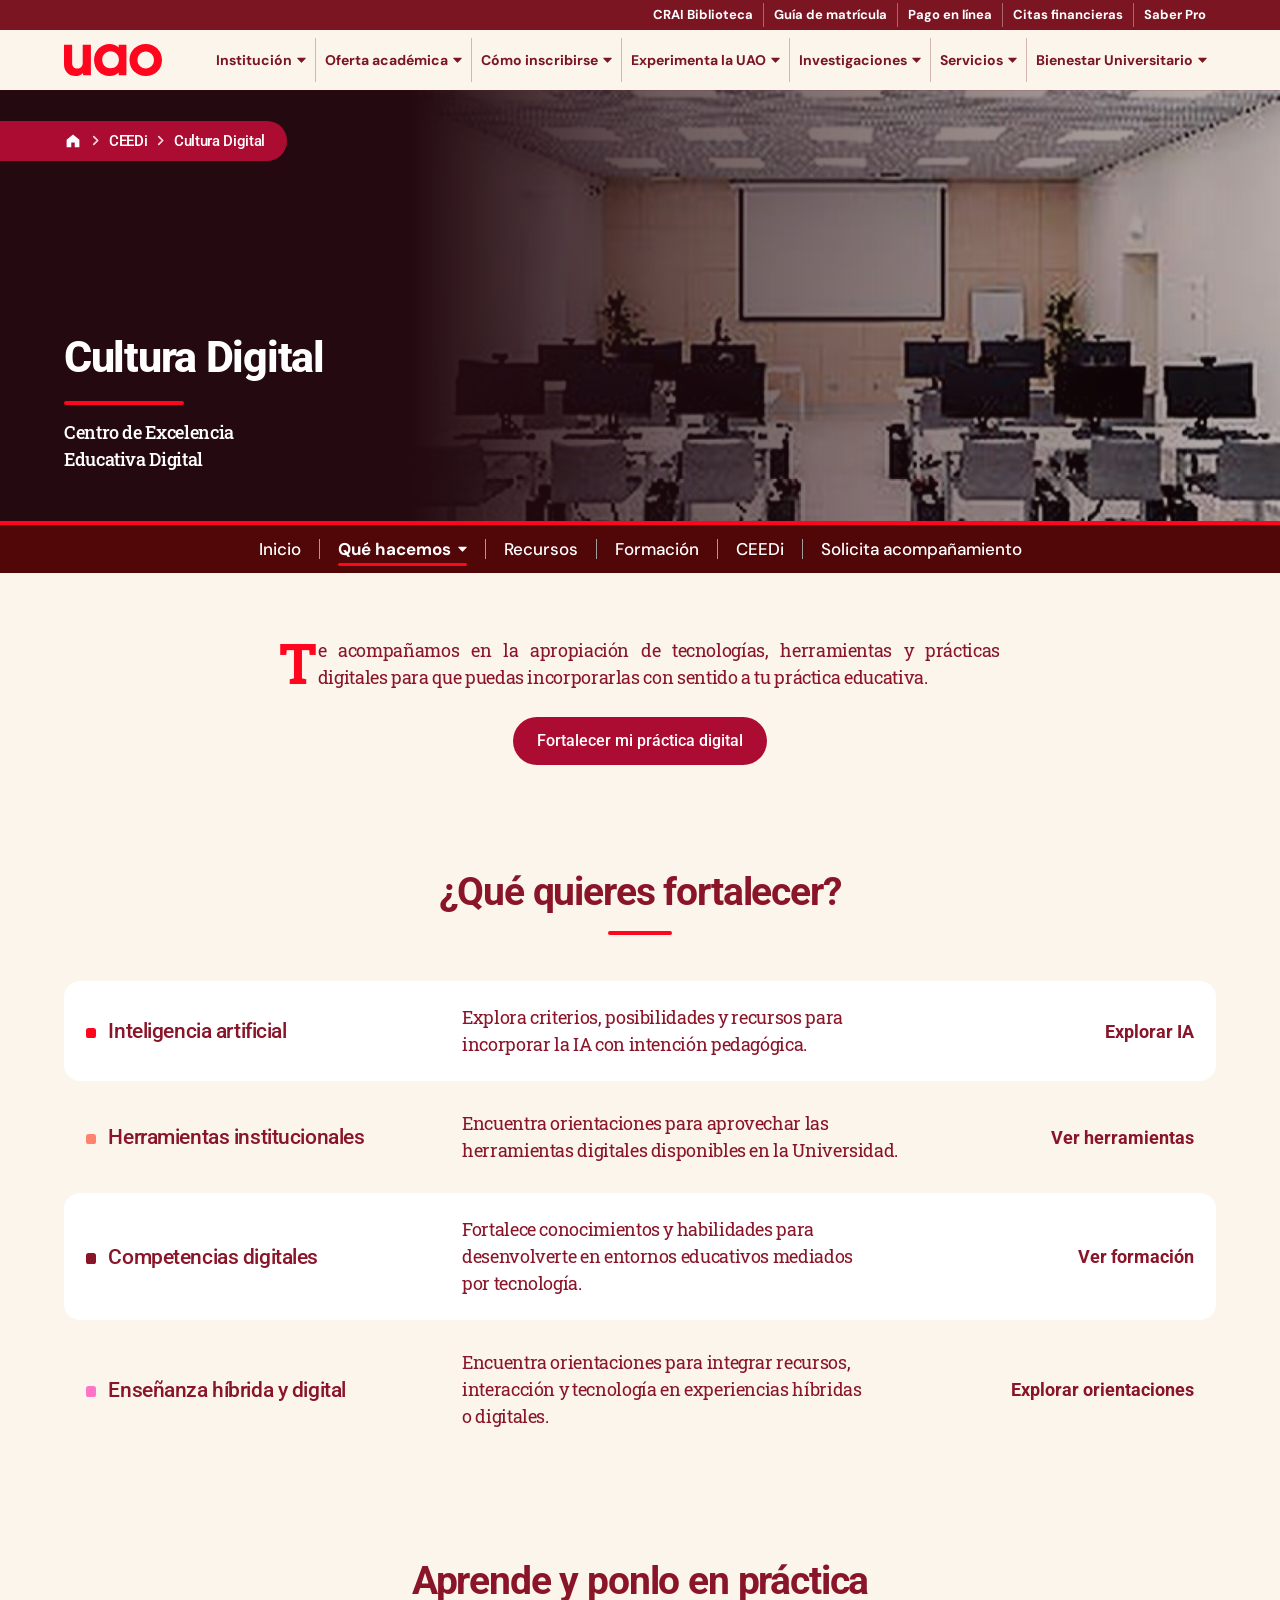
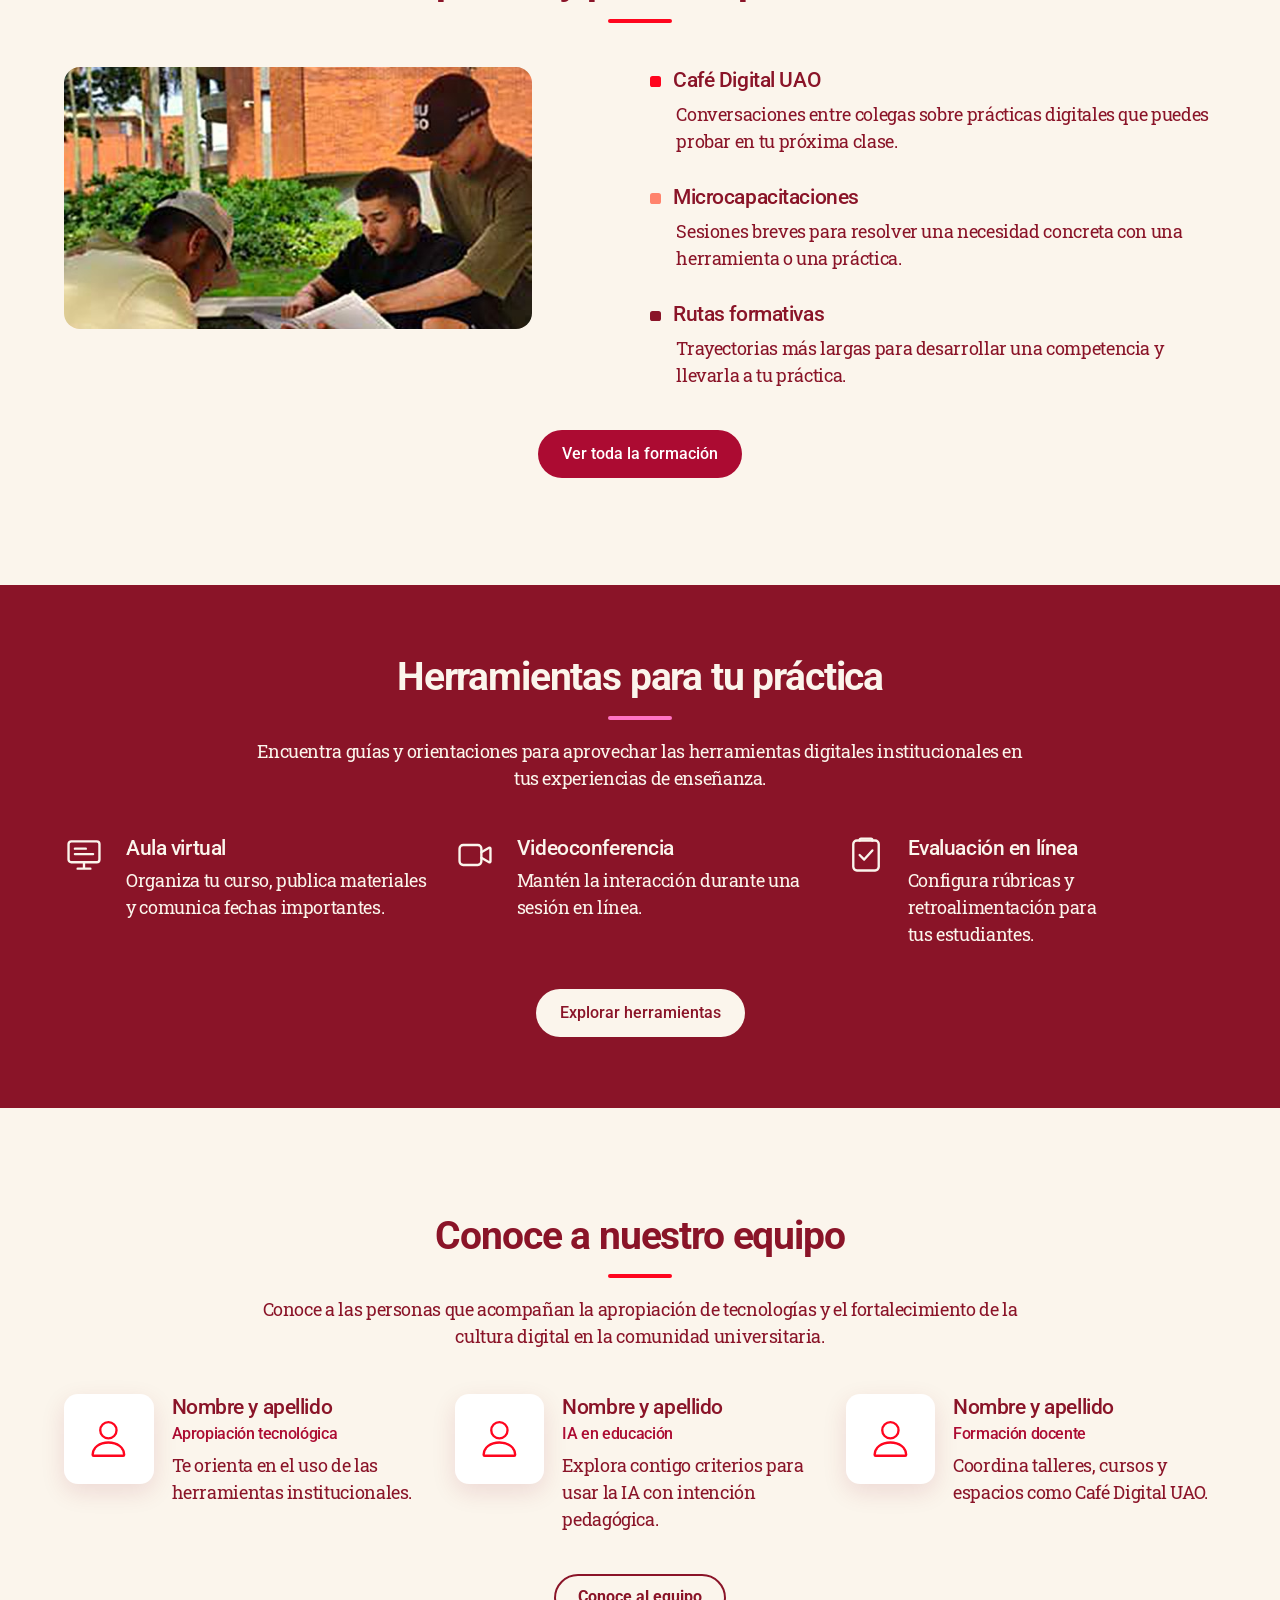
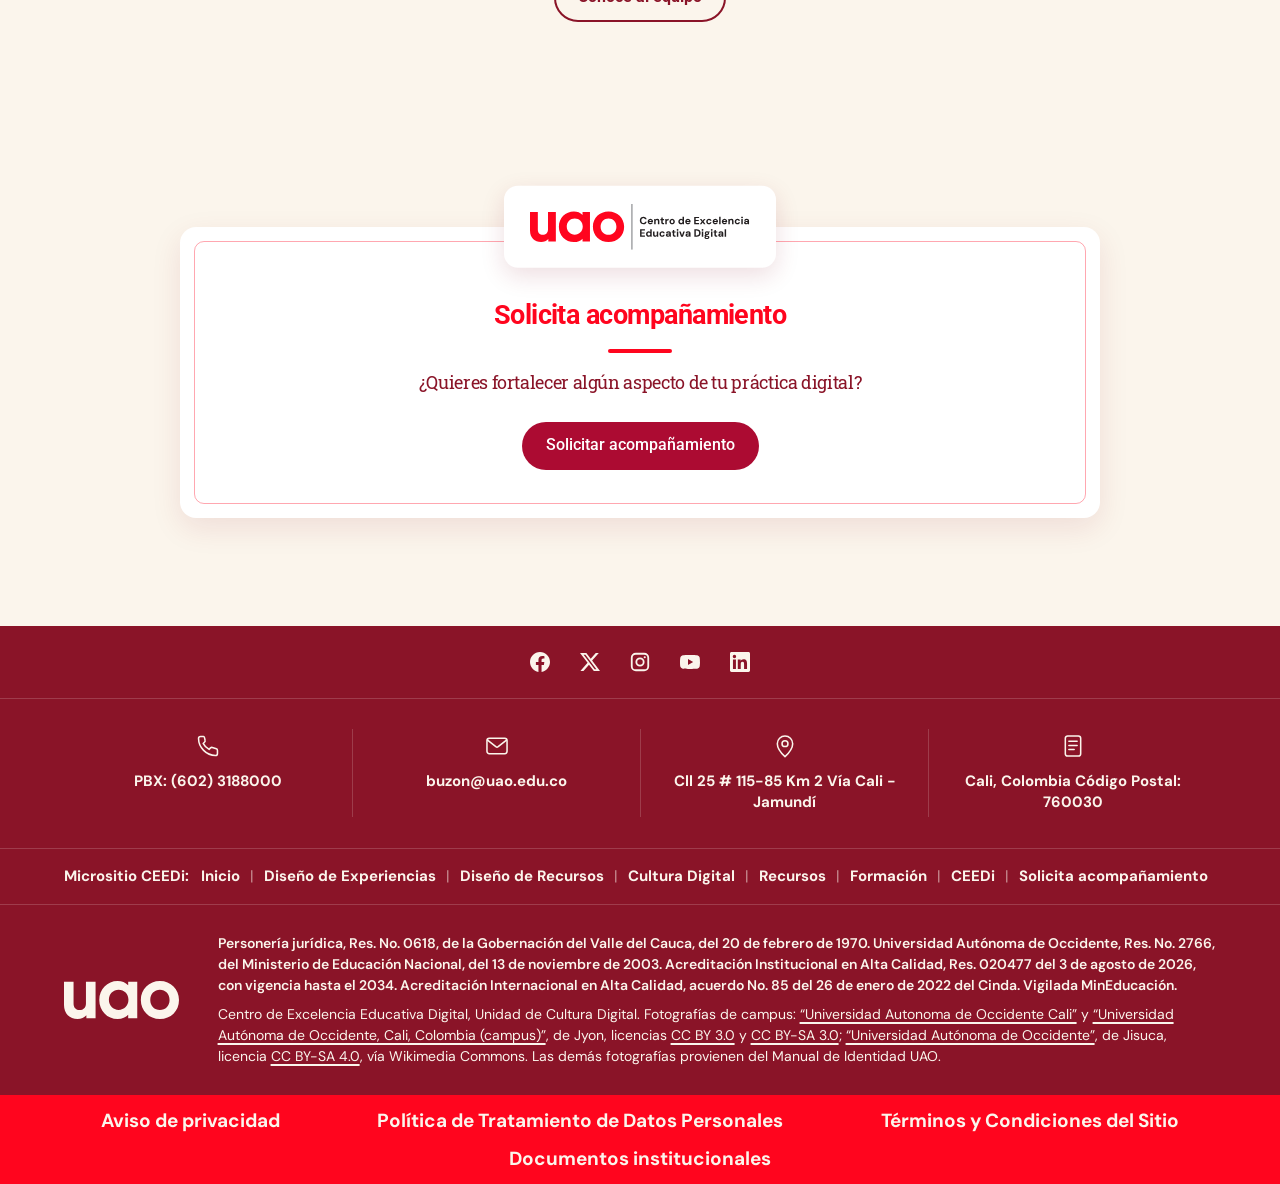
<file: cultura-digital.html>
<!DOCTYPE html>
<html lang="es">
<head>
<meta charset="utf-8">
<meta name="viewport" content="width=device-width, initial-scale=1">
<title>Cultura Digital · CEEDi · UAO</title>
<meta name="description" content="Te acompañamos en la apropiación de tecnologías, herramientas y prácticas digitales para que puedas incorporarlas con sentido a tu práctica educativa.">
<meta name="theme-color" content="#8A1428">
<link rel="icon" href="assets/logo/favicon.svg" type="image/svg+xml">
<link rel="preload" href="assets/fonts/dm-sans-latin-wght-normal.woff2" as="font" type="font/woff2" crossorigin>
<link rel="preconnect" href="https://fonts.googleapis.com">
<link rel="preconnect" href="https://fonts.gstatic.com" crossorigin>
<link rel="stylesheet" href="https://fonts.googleapis.com/css2?family=Roboto:wght@300;400;500;700;800&family=Roboto+Slab:wght@400;500;700&display=swap">
<link rel="stylesheet" href="assets/css/site.css?v=5acd229c">
<script>document.documentElement.classList.add('js')</script>
</head>
<body>

<a class="saltar" href="#contenido">Saltar al contenido</a>
<header class="uao" id="arriba">
  <div class="uao__atajos">
    <ul><li><a href="https://www.uao.edu.co/biblioteca/">CRAI Biblioteca</a></li><li><a href="https://www.uao.edu.co/guia-de-matricula/">Guía de matrícula</a></li><li><a href="https://apps.uao.edu.co/apex/f?p=191:2::::::">Pago en línea</a></li><li><a href="https://sitios.uao.edu.co/financiacion/">Citas financieras</a></li><li><a href="https://saberpro.uao.edu.co/">Saber Pro</a></li></ul>
  </div>
  <div class="uao__barra">
    <a class="uao__marca" href="https://www.uao.edu.co/"><img src="assets/logo/uao-rojo.svg" width="102" height="34" alt="Universidad Autónoma de Occidente. Ir a uao.edu.co"></a>
    <button class="uao__abrir" type="button" aria-expanded="false" aria-controls="menu-uao">Menú</button>
    <nav class="uao__nav" id="menu-uao" aria-label="Universidad Autónoma de Occidente">
      <button class="uao__cerrar" type="button">Cerrar</button>
      <ul>
        
        <li class="uao__grupo" data-grupo>
          <button type="button" aria-expanded="false" aria-controls="uao-m0">Institución<svg class="uao__flecha" viewBox="0 0 12 8" fill="currentColor" aria-hidden="true"><path d="M.9 1h10.200a.6.6 0 0 1 .47.97L6.470 7.400a.6.6 0 0 1-.94 0L.430 1.970A.6.6 0 0 1 .9 1Z"/></svg></button>
          <ul class="uao__sub" id="uao-m0"><li><a href="https://www.uao.edu.co/nuestro-campus/">Nuestro Campus</a></li><li><a href="https://www.uao.edu.co/informacion-institucional/">Información institucional</a></li><li><a href="https://www.uao.edu.co/documentos-institucionales/">Documentos Institucionales</a></li><li><a href="https://www.uao.edu.co/simbolos/">Símbolos institucionales</a></li><li><a href="https://www.uao.edu.co/organos-de-gobierno-institucionales/">Órganos de Gobierno Institucionales</a></li><li><a href="https://www.uao.edu.co/planeacion-y-efectividad-institucional-2/">Planeación y Efectividad Institucional</a></li><li><a href="https://www.uao.edu.co/directorio-general/">Directorio General</a></li><li><a href="https://www.uao.edu.co/lista-de-docentes/">Lista de profesores</a></li><li><a href="https://www.uao.edu.co/transparencia-y-acceso-a-la-informacion-publica/">Transparencia y acceso a la información pública</a></li><li><a href="https://www.uao.edu.co/trabajo-de-grado-uao">Trabajo de Grado</a></li><li><a href="https://www.uao.edu.co/pqrs/">PQRS</a></li></ul>
        </li>
        <li class="uao__grupo" data-grupo>
          <button type="button" aria-expanded="false" aria-controls="uao-m1">Oferta académica<svg class="uao__flecha" viewBox="0 0 12 8" fill="currentColor" aria-hidden="true"><path d="M.9 1h10.200a.6.6 0 0 1 .47.97L6.470 7.400a.6.6 0 0 1-.94 0L.430 1.970A.6.6 0 0 1 .9 1Z"/></svg></button>
          <ul class="uao__sub" id="uao-m1"><li><a href="https://www.uao.edu.co/oferta-academica/">¿En qué estás interesado?</a></li><li><a href="https://www.uao.edu.co/oferta-academica/pregrado/">Pregrados</a></li><li><a href="https://www.uao.edu.co/oferta-academica/posgrados/">Posgrados</a></li><li><a href="https://www.uao.edu.co/tecnologia/">Tecnologías</a></li><li><a href="https://www.uao.edu.co/oferta-academica/educacion-continua/">Educación para la Vida</a></li><li><a href="https://estudiarvirtual.uao.edu.co/">UAO Virtual</a></li><li><a href="https://www.uao.edu.co/consultoria-y-asesoria/">Consultorías y asesorías empresariales</a></li></ul>
        </li>
        <li class="uao__grupo" data-grupo>
          <button type="button" aria-expanded="false" aria-controls="uao-m2">Cómo inscribirse<svg class="uao__flecha" viewBox="0 0 12 8" fill="currentColor" aria-hidden="true"><path d="M.9 1h10.200a.6.6 0 0 1 .47.97L6.470 7.400a.6.6 0 0 1-.94 0L.430 1.970A.6.6 0 0 1 .9 1Z"/></svg></button>
          <ul class="uao__sub" id="uao-m2"><li><a href="https://www.uao.edu.co/pregrado/inscripcion-online-pregrado-y-tecnologia/">Inscripción para pregrado</a></li><li><a href="https://www.uao.edu.co/inscripcion-online-posgrado/">Inscripción para posgrado</a></li><li><a href="https://www.uao.edu.co/inscripcion-online-educacion-continua/">Inscripción para educación para la Vida</a></li><li><a href="https://www.uao.edu.co/becas-y-financiacion/">Becas y financiación</a></li><li><a href="https://www.uao.edu.co/opciones-de-transferencia-y-cambio/">Opciones de transferencia y cambio</a></li></ul>
        </li>
        <li class="uao__grupo" data-grupo>
          <button type="button" aria-expanded="false" aria-controls="uao-m3">Experimenta la UAO<svg class="uao__flecha" viewBox="0 0 12 8" fill="currentColor" aria-hidden="true"><path d="M.9 1h10.200a.6.6 0 0 1 .47.97L6.470 7.400a.6.6 0 0 1-.94 0L.430 1.970A.6.6 0 0 1 .9 1Z"/></svg></button>
          <ul class="uao__sub" id="uao-m3"><li><a href="https://www.uao.edu.co/razones-para-estudiar-en-la-uao/">¿Por qué estudiar en la UAO?</a></li><li><a href="https://www.uao.edu.co/opciones-de-internacionalizacion/">Opciones de internacionalización</a></li><li><a href="https://www.uao.edu.co/uao-labs/laboratorios-uao/">Laboratorios UAO</a></li><li><a href="https://www.uao.edu.co/nuestros-medios-uao/">Nuestros medios UAO</a></li><li><a href="https://www.uao.edu.co/nuestros-museos/">Nuestros museos UAO</a></li><li><a href="https://www.uao.edu.co/arte-y-cultura/">Actividades culturales y artísticas</a></li><li><a href="https://www.uao.edu.co/noticias/">Noticias</a></li><li><a href="https://www.uao.edu.co/evento/">Agenda de eventos</a></li></ul>
        </li>
        <li class="uao__grupo" data-grupo>
          <button type="button" aria-expanded="false" aria-controls="uao-m4">Investigaciones<svg class="uao__flecha" viewBox="0 0 12 8" fill="currentColor" aria-hidden="true"><path d="M.9 1h10.200a.6.6 0 0 1 .47.97L6.470 7.400a.6.6 0 0 1-.94 0L.430 1.970A.6.6 0 0 1 .9 1Z"/></svg></button>
          <ul class="uao__sub" id="uao-m4"><li><a href="https://www.uao.edu.co/investigaciones-uao/">Investigaciones</a></li><li><a href="https://www.uao.edu.co/quienes-somos-vicerrectoria-de-investigaciones-innovacion-y-emprendimiento/">¿Quiénes somos?</a></li><li><a href="https://www.uao.edu.co/servicios-investigaciones/">Servicios</a></li><li><a href="https://www.uao.edu.co/investigadores-uao/">Investigadores</a></li></ul>
        </li>
        <li class="uao__grupo" data-grupo>
          <button type="button" aria-expanded="false" aria-controls="uao-m5">Servicios<svg class="uao__flecha" viewBox="0 0 12 8" fill="currentColor" aria-hidden="true"><path d="M.9 1h10.200a.6.6 0 0 1 .47.97L6.470 7.400a.6.6 0 0 1-.94 0L.430 1.970A.6.6 0 0 1 .9 1Z"/></svg></button>
          <ul class="uao__sub" id="uao-m5"><li><a href="https://www.uao.edu.co/pua">Acceso a Portal Único de Aplicaciones, PUA</a></li><li><a href="https://www.uao.edu.co/servicios-institucionales/">Servicios institucionales</a></li><li><a href="https://www.uao.edu.co/becas-y-financiacion/">Servicios Financieros</a></li><li><a href="https://sitios.uao.edu.co/docentes/">Acceso al Portal del Profesor</a></li><li><a href="https://apps.uao.edu.co/apex/f?p=900">Acceso a Portal Estudiantil</a></li><li><a href="https://www.uao.edu.co/ingreso-a-portales/">Ingreso a más portales</a></li><li><a href="https://www.uao.edu.co/centros-de-servicio/">Centros de servicio</a></li><li><a href="https://www.uao.edu.co/procesos-y-tramites-administrativos/">Procesos y trámites administrativos</a></li><li><a href="https://idiomas.uao.edu.co/oferta-para-externos/">Centro de Idiomas</a></li><li><a href="https://www.uao.edu.co/egresados/">Egresados</a></li></ul>
        </li>
        <li class="uao__grupo" data-grupo>
          <button type="button" aria-expanded="false" aria-controls="uao-m6">Bienestar Universitario<svg class="uao__flecha" viewBox="0 0 12 8" fill="currentColor" aria-hidden="true"><path d="M.9 1h10.200a.6.6 0 0 1 .47.97L6.470 7.400a.6.6 0 0 1-.94 0L.430 1.970A.6.6 0 0 1 .9 1Z"/></svg></button>
          <ul class="uao__sub" id="uao-m6"><li><a href="https://www.uao.edu.co/arte-y-cultura/">Arte y Cultura</a></li><li><a href="https://estudiarvirtual.uao.edu.co/bienestar/">Bienestar en Línea</a></li><li><a href="https://www.uao.edu.co/casa/">CASA</a></li><li><a href="https://bienestar.uao.edu.co/centro-para-la-excelencia-academica/">Centro para la Excelencia Académica</a></li><li><a href="https://www.uao.edu.co/deporte-y-recreacion/">Deporte y Recreación</a></li><li><a href="https://www.uao.edu.co/formacion-integral/">Desarrollo Humano</a></li><li><a href="https://www.uao.edu.co/informacion-y-politicas/">Información y Políticas</a></li></ul>
        </li>
      </ul>
    </nav>
  </div>
</header>
<main id="contenido">


<section class="cabezote">
  <div class="cabezote__fondo" style="view-transition-name:puerta-cultura">
    <figure class="cabezote__foto" style="--foco-img:50% 60%"><img src="assets/img/sala-de-computo.jpg" width="570" height="404" alt="" fetchpriority="high" decoding="async"></figure>
  </div>
  <nav class="migas" aria-label="Migas de pan">
    <ol>
      <li><a href="https://www.uao.edu.co/"><svg viewBox="0 0 24 24" width="18" height="18" fill="currentColor" aria-hidden="true"><path d="M12 3.2 3.5 10.2v10.1h6.2v-6.3h4.6v6.3h6.2V10.2L12 3.2Z"/></svg><span class="sr">Universidad Autónoma de Occidente</span></a></li>
      <li><svg class="migas__sep" viewBox="0 0 8 12" width="7" height="11" fill="none" stroke="currentColor" stroke-width="2" stroke-linecap="round" stroke-linejoin="round" aria-hidden="true"><path d="M2 1.5 6.5 6 2 10.5"/></svg><a href="index.html">CEEDi</a></li><li><svg class="migas__sep" viewBox="0 0 8 12" width="7" height="11" fill="none" stroke="currentColor" stroke-width="2" stroke-linecap="round" stroke-linejoin="round" aria-hidden="true"><path d="M2 1.5 6.5 6 2 10.5"/></svg><span aria-current="page">Cultura Digital</span></li>
    </ol>
  </nav>
  <div class="cabezote__texto">
    <h1 class="lines"><span class="line"><span data-line style="--i:0">Cultura Digital</span></span></h1>
    <span class="cabezote__linea" aria-hidden="true" data-llega style="--d:360ms"></span>
    <p class="cabezote__lema" data-llega style="--d:420ms">Centro de Excelencia<br>Educativa Digital</p>
  </div>
</section>

<nav class="subnav" aria-label="Secciones del CEEDi">
  <button class="subnav__abrir" type="button" aria-expanded="false" aria-controls="subnav-lista">Secciones del CEEDi<svg class="subnav__flecha" viewBox="0 0 12 8" fill="currentColor" aria-hidden="true"><path d="M.9 1h10.200a.6.6 0 0 1 .47.97L6.470 7.400a.6.6 0 0 1-.94 0L.430 1.970A.6.6 0 0 1 .9 1Z"/></svg></button>
  <ul class="subnav__lista" id="subnav-lista">
    
    <li><a href="index.html">Inicio</a></li>
    <li class="subnav__grupo es-actual" data-grupo>
      <button type="button" aria-expanded="false" aria-controls="subnav-areas">Qué hacemos<svg class="subnav__flecha" viewBox="0 0 12 8" fill="currentColor" aria-hidden="true"><path d="M.9 1h10.200a.6.6 0 0 1 .47.97L6.470 7.400a.6.6 0 0 1-.94 0L.430 1.970A.6.6 0 0 1 .9 1Z"/></svg></button>
      <ul class="subnav__sub" id="subnav-areas"><li><a href="diseno-de-experiencias.html">Diseño de Experiencias</a></li><li><a href="diseno-de-recursos.html">Diseño de Recursos</a></li><li><a href="cultura-digital.html" aria-current="page">Cultura Digital</a></li></ul>
    </li>
    <li><a href="recursos.html">Recursos</a></li>
    <li><a href="formacion.html">Formación</a></li>
    <li><a href="ceedi.html">CEEDi</a></li>
    <li><a href="solicita-acompanamiento.html">Solicita acompañamiento</a></li>
  </ul>
</nav>

<section class="intro" aria-label="Presentación">
  <p class="intro__texto" data-sube>Te acompañamos en la apropiación de tecnologías, herramientas y prácticas digitales para que puedas incorporarlas con sentido a tu práctica educativa.</p>
  <div class="acciones intro__acciones" data-sube style="--d:80ms"><a class="btn" href="#fortalecer">Fortalecer mi práctica digital</a></div>
</section>

<section class="seccion" id="fortalecer" aria-labelledby="fortalecer-t">
  
  <div class="cab-seccion">
    <h2 class="titulo" id="fortalecer-t" data-sube>¿Qué quieres fortalecer?</h2>
    <span class="cab-seccion__linea" aria-hidden="true"></span>
    
  </div>
  <div class="rutas">
    
    <a class="ruta" href="recursos.html#inteligencia-artificial" data-fila style="--d:0ms">
      <h3><span class="vineta" aria-hidden="true"></span>Inteligencia artificial</h3>
      <p>Explora criterios, posibilidades y recursos para incorporar la IA con intención pedagógica.</p>
      <span class="ruta__accion">Explorar IA</span>
    </a>
    <a class="ruta" href="recursos.html#herramientas-digitales" data-fila style="--d:70ms">
      <h3><span class="vineta" aria-hidden="true"></span>Herramientas institucionales</h3>
      <p>Encuentra orientaciones para aprovechar las herramientas digitales disponibles en la Universidad.</p>
      <span class="ruta__accion">Ver herramientas</span>
    </a>
    <a class="ruta" href="formacion.html" data-fila style="--d:140ms">
      <h3><span class="vineta" aria-hidden="true"></span>Competencias digitales</h3>
      <p>Fortalece conocimientos y habilidades para desenvolverte en entornos educativos mediados por tecnología.</p>
      <span class="ruta__accion">Ver formación</span>
    </a>
    <a class="ruta" href="recursos.html#multimodalidad" data-fila style="--d:210ms">
      <h3><span class="vineta" aria-hidden="true"></span>Enseñanza híbrida y digital</h3>
      <p>Encuentra orientaciones para integrar recursos, interacción y tecnología en experiencias híbridas o digitales.</p>
      <span class="ruta__accion">Explorar orientaciones</span>
    </a>
  </div>
</section>

<section class="seccion seccion--pegada" aria-labelledby="aprende-t">
  
  <div class="cab-seccion">
    <h2 class="titulo" id="aprende-t" data-sube>Aprende y ponlo en práctica</h2>
    <span class="cab-seccion__linea" aria-hidden="true"></span>
    
  </div>
  <div class="rejilla dos"><figure class="dos__foto caja foto-fondo" data-abre style="--d:0ms"><img src="assets/img/trabajo-en-grupo.jpg" width="552" height="472" alt="Tres personas revisan un documento en una mesa del campus, frente a un edificio de ladrillo" loading="lazy" decoding="async"></figure><ul class="dos__der puntos"><li class="punto" data-fila style="--d:0ms"><h3><span class="vineta" aria-hidden="true"></span>Café Digital UAO</h3><p>Conversaciones entre colegas sobre prácticas digitales que puedes probar en tu próxima clase.</p></li><li class="punto" data-fila style="--d:70ms"><h3><span class="vineta" aria-hidden="true"></span>Microcapacitaciones</h3><p>Sesiones breves para resolver una necesidad concreta con una herramienta o una práctica.</p></li><li class="punto" data-fila style="--d:140ms"><h3><span class="vineta" aria-hidden="true"></span>Rutas formativas</h3><p>Trayectorias más largas para desarrollar una competencia y llevarla a tu práctica.</p></li></ul></div>
  <div class="acciones pie-seccion" data-sube><a class="btn" href="formacion.html">Ver toda la formación</a></div>
</section>

<section class="campo campo--vino herr" aria-labelledby="herr-t">
  <div class="campo__cuerpo">
    
  <div class="cab-seccion">
    <h2 class="titulo" id="herr-t" data-sube>Herramientas para tu práctica</h2>
    <span class="cab-seccion__linea" aria-hidden="true"></span>
    <p data-sube style="--d:60ms">Encuentra guías y orientaciones para aprovechar las herramientas digitales institucionales en tus experiencias de enseñanza.</p>
  </div>
    <ul class="herr__lista">
      <li class="herr__item" data-fila style="--d:0ms"><svg viewBox="0 0 44 44" fill="none" stroke="currentColor" stroke-width="2.6" stroke-linecap="round" stroke-linejoin="round" aria-hidden="true"><rect x="5" y="7" width="34" height="23" rx="3"/><path d="M15 37h14M22 30v7"/><path d="M12 15h12M12 21h20"/></svg><div><h3>Aula virtual</h3><p>Organiza tu curso, publica materiales y comunica fechas importantes.</p></div></li><li class="herr__item" data-fila style="--d:80ms"><svg viewBox="0 0 44 44" fill="none" stroke="currentColor" stroke-width="2.6" stroke-linecap="round" stroke-linejoin="round" aria-hidden="true"><rect x="5" y="11" width="24" height="22" rx="4"/><path d="M29 19l8.5-5c.7-.4 1.5.1 1.5.9v14.2c0 .8-.8 1.3-1.5.9L29 25"/></svg><div><h3>Videoconferencia</h3><p>Mantén la interacción durante una sesión en línea.</p></div></li><li class="herr__item" data-fila style="--d:160ms"><svg viewBox="0 0 44 44" fill="none" stroke="currentColor" stroke-width="2.6" stroke-linecap="round" stroke-linejoin="round" aria-hidden="true"><rect x="8" y="6" width="28" height="33" rx="4"/><path d="M15 6v-.5C15 4.7 15.7 4 16.5 4h11c.8 0 1.5.7 1.5 1.5V6"/><path d="M15 22l5 5 9-10"/></svg><div><h3>Evaluación en línea</h3><p>Configura rúbricas y retroalimentación para tus estudiantes.</p></div></li>
    </ul>
    <div class="acciones pie-seccion" data-sube><a class="btn" href="recursos.html#herramientas-digitales">Explorar herramientas</a></div>
  </div>
</section>


<section class="seccion" aria-labelledby="equipo-t">
  
  <div class="cab-seccion">
    <h2 class="titulo" id="equipo-t" data-sube>Conoce a nuestro equipo</h2>
    <span class="cab-seccion__linea" aria-hidden="true"></span>
    <p data-sube style="--d:60ms">Conoce a las personas que acompañan la apropiación de tecnologías y el fortalecimiento de la cultura digital en la comunidad universitaria.</p>
  </div>
  <ul class="perfiles">
  <li class="perfil" data-sube style="--d:0ms">
    <span class="caja-icono perfil__foto" aria-hidden="true"><svg viewBox="0 0 44 44" fill="none" stroke="currentColor" stroke-width="2.3" stroke-linecap="round" stroke-linejoin="round"><circle cx="22" cy="14" r="8"/><path d="M6.5 38c0-7 6.9-12 15.5-12s15.5 5 15.5 12c0 .6-.4 1-1 1h-29c-.6 0-1-.4-1-1Z"/></svg></span>
    <div>
      <h4>Nombre y apellido</h4>
      <span class="perfil__rol">Apropiación tecnológica</span>
      <p>Te orienta en el uso de las herramientas institucionales.</p>
    </div>
  </li>
  <li class="perfil" data-sube style="--d:80ms">
    <span class="caja-icono perfil__foto" aria-hidden="true"><svg viewBox="0 0 44 44" fill="none" stroke="currentColor" stroke-width="2.3" stroke-linecap="round" stroke-linejoin="round"><circle cx="22" cy="14" r="8"/><path d="M6.5 38c0-7 6.9-12 15.5-12s15.5 5 15.5 12c0 .6-.4 1-1 1h-29c-.6 0-1-.4-1-1Z"/></svg></span>
    <div>
      <h4>Nombre y apellido</h4>
      <span class="perfil__rol">IA en educación</span>
      <p>Explora contigo criterios para usar la IA con intención pedagógica.</p>
    </div>
  </li>
  <li class="perfil" data-sube style="--d:160ms">
    <span class="caja-icono perfil__foto" aria-hidden="true"><svg viewBox="0 0 44 44" fill="none" stroke="currentColor" stroke-width="2.3" stroke-linecap="round" stroke-linejoin="round"><circle cx="22" cy="14" r="8"/><path d="M6.5 38c0-7 6.9-12 15.5-12s15.5 5 15.5 12c0 .6-.4 1-1 1h-29c-.6 0-1-.4-1-1Z"/></svg></span>
    <div>
      <h4>Nombre y apellido</h4>
      <span class="perfil__rol">Formación docente</span>
      <p>Coordina talleres, cursos y espacios como Café Digital UAO.</p>
    </div>
  </li></ul>
  <div class="acciones pie-seccion" data-sube><a class="btn btn--secundario" href="ceedi.html#equipo">Conoce al equipo</a></div>
</section>


<section class="cierre" aria-labelledby="cierre-t">
  <div class="cierre__tarjeta" data-sube>
    <span class="cierre__sello"><img src="assets/logo/uao-ceedi.svg" width="265" height="56" alt="" loading="lazy"></span>
    <h2 class="cierre__titulo" id="cierre-t">Solicita acompañamiento</h2>
    <span class="cab-seccion__linea" aria-hidden="true"></span>
    <p class="cierre__texto">¿Quieres fortalecer algún aspecto de tu práctica digital?</p>
    
    <div class="acciones"><a class="btn" href="solicita-acompanamiento.html?ruta=fortalecer">Solicitar acompañamiento</a></div>
  </div>
</section>
</main>

<footer class="pie">
  <ul class="pie__redes" aria-label="Redes sociales de la Universidad">
    <li><a class="pie__red" href="https://www.facebook.com/universidadautonomadeoccidente" aria-label="Facebook"><svg viewBox="0 0 24 24" fill="currentColor" aria-hidden="true"><path d="M24 12.073c0-6.627-5.373-12-12-12s-12 5.373-12 12c0 5.990 4.388 10.954 10.125 11.854v-8.385H7.078v-3.470h3.047V9.430c0-3.007 1.792-4.669 4.533-4.669 1.312 0 2.686.235 2.686.235v2.953H15.830c-1.491 0-1.956.925-1.956 1.874v2.250h3.328l-.532 3.470h-2.796v8.385C19.612 23.027 24 18.062 24 12.073Z"/></svg></a></li><li><a class="pie__red" href="https://twitter.com/lauao" aria-label="X"><svg viewBox="0 0 24 24" fill="currentColor" aria-hidden="true"><path d="M18.901 1.153h3.680l-8.040 9.190L24 22.846h-7.406l-5.800-7.584-6.638 7.584H.474l8.600-9.830L0 1.154h7.594l5.243 6.932ZM17.610 20.644h2.039L6.486 3.240H4.298Z"/></svg></a></li><li><a class="pie__red" href="https://www.instagram.com/universidadautonomadeoccidente/" aria-label="Instagram"><svg viewBox="0 0 24 24" fill="currentColor" aria-hidden="true"><path fill-rule="evenodd" d="M7 1h10a6 6 0 0 1 6 6v10a6 6 0 0 1-6 6H7a6 6 0 0 1-6-6V7a6 6 0 0 1 6-6Zm0 2.200A3.800 3.800 0 0 0 3.200 7v10A3.800 3.800 0 0 0 7 20.800h10a3.800 3.800 0 0 0 3.800-3.800V7A3.800 3.800 0 0 0 17 3.200H7Zm5 3.300a5.500 5.500 0 1 1 0 11 5.500 5.500 0 0 1 0-11Zm0 2.200a3.300 3.300 0 1 0 0 6.600 3.300 3.300 0 0 0 0-6.600Zm5.700-3.700a1.300 1.300 0 1 1 0 2.600 1.300 1.300 0 0 1 0-2.600Z"/></svg></a></li><li><a class="pie__red" href="https://www.youtube.com/user/autonomadeocc" aria-label="YouTube"><svg viewBox="0 0 24 24" fill="currentColor" aria-hidden="true"><path fill-rule="evenodd" d="M23.500 6.200a3 3 0 0 0-2.100-2.100C19.500 3.600 12 3.600 12 3.600s-7.500 0-9.400.5A3 3 0 0 0 .5 6.200C0 8.100 0 12 0 12s0 3.900.5 5.800a3 3 0 0 0 2.100 2.100c1.900.5 9.400.5 9.400.5s7.500 0 9.400-.5a3 3 0 0 0 2.100-2.100c.5-1.900.5-5.800.5-5.800s0-3.900-.5-5.800ZM9.600 15.600V8.400l6.200 3.600-6.200 3.600Z"/></svg></a></li><li><a class="pie__red" href="https://www.linkedin.com/school/universidadautonomadeoccidente" aria-label="LinkedIn"><svg viewBox="0 0 24 24" fill="currentColor" aria-hidden="true"><path d="M20.447 20.452h-3.554v-5.569c0-1.328-.027-3.037-1.852-3.037-1.853 0-2.136 1.445-2.136 2.939v5.667H9.351V9h3.414v1.561h.046c.477-.9 1.637-1.850 3.370-1.850 3.601 0 4.267 2.370 4.267 5.455v6.286ZM5.337 7.433a2.062 2.062 0 0 1-2.063-2.065 2.064 2.064 0 1 1 2.063 2.065Zm1.782 13.019H3.555V9h3.564v11.452ZM22.225 0H1.771C.792 0 0 .774 0 1.729v20.542C0 23.227.792 24 1.771 24h20.451C23.200 24 24 23.227 24 22.271V1.729C24 .774 23.200 0 22.222 0h.003Z"/></svg></a></li>
  </ul>
  <ul class="pie__contacto">
    <li><svg viewBox="0 0 44 44" fill="none" stroke="currentColor" stroke-width="2.6" stroke-linecap="round" stroke-linejoin="round" aria-hidden="true"><path d="M14.500 6h-5C7.600 6 6 7.600 6 9.500 6 24.700 19.300 38 34.500 38c1.900 0 3.500-1.600 3.500-3.500v-5c0-1.200-.7-2.300-1.900-2.700l-6.800-2.300c-1-.3-2.200-.1-3 .7l-2.500 2.500c-4.300-2.200-7.800-5.700-10-10l2.500-2.500c.8-.8 1-2 .7-3l-.8-4C15.900 7 15.300 6 14.500 6Z"/></svg><span class="sr">Teléfono: </span><a href="tel:+576023188000">PBX: (602) 3188000</a></li><li><svg viewBox="0 0 44 44" fill="none" stroke="currentColor" stroke-width="2.6" stroke-linecap="round" stroke-linejoin="round" aria-hidden="true"><rect x="5" y="9" width="34" height="26" rx="4"/><path d="M6 12l14 11.2c1.2.9 2.8.9 4 0L38 12"/></svg><span class="sr">Correo: </span><a href="mailto:buzon@uao.edu.co">buzon@uao.edu.co</a></li><li><svg viewBox="0 0 44 44" fill="none" stroke="currentColor" stroke-width="2.6" stroke-linecap="round" stroke-linejoin="round" aria-hidden="true"><path d="M22 40S9 27.7 9 18a13 13 0 0 1 26 0c0 9.7-13 22-13 22Z"/><circle cx="22" cy="18" r="5"/></svg><span class="sr">Dirección: </span><span>Cll 25 # 115-85 Km 2 Vía Cali - Jamundí</span></li><li><svg viewBox="0 0 44 44" fill="none" stroke="currentColor" stroke-width="2.6" stroke-linecap="round" stroke-linejoin="round" aria-hidden="true"><rect x="9" y="5" width="26" height="34" rx="4"/><path d="M15 14h14M15 21h14M15 28h9"/></svg><span class="sr">Ciudad: </span><span>Cali, Colombia Código Postal: 760030</span></li>
  </ul>
  <nav class="pie__micro" aria-label="Mapa del micrositio">
    <strong>Micrositio CEEDi:</strong>
    <ul><li><a href="index.html">Inicio</a></li><li><a href="diseno-de-experiencias.html">Diseño de Experiencias</a></li><li><a href="diseno-de-recursos.html">Diseño de Recursos</a></li><li><a href="cultura-digital.html">Cultura Digital</a></li><li><a href="recursos.html">Recursos</a></li><li><a href="formacion.html">Formación</a></li><li><a href="ceedi.html">CEEDi</a></li><li><a href="solicita-acompanamiento.html">Solicita acompañamiento</a></li></ul>
  </nav>
  <div class="pie__institucion">
    <a class="pie__marca" href="https://www.uao.edu.co/"><img src="assets/logo/uao-crema.svg" width="132" height="43" alt="Universidad Autónoma de Occidente" loading="lazy"></a>
    <div>
      <p>Personería jurídica, Res. No. 0618, de la Gobernación del Valle del Cauca, del 20 de febrero de 1970. Universidad Autónoma de Occidente, Res. No. 2766, del Ministerio de Educación Nacional, del 13 de noviembre de 2003. Acreditación Institucional en Alta Calidad, Res. 020477 del 3 de agosto de 2026, con vigencia hasta el 2034. Acreditación Internacional en Alta Calidad, acuerdo No. 85 del 26 de enero de 2022 del Cinda. Vigilada MinEducación.</p>
      <p class="pie__creditos">Centro de Excelencia Educativa Digital, Unidad de Cultura Digital. Fotografías de campus: <a href="https://commons.wikimedia.org/w/index.php?curid=12123707">“Universidad Autonoma de Occidente Cali”</a> y <a href="https://commons.wikimedia.org/w/index.php?curid=23885498">“Universidad Autónoma de Occidente, Cali, Colombia (campus)”</a>, de Jyon, licencias <a href="https://creativecommons.org/licenses/by/3.0/">CC BY 3.0</a> y <a href="https://creativecommons.org/licenses/by-sa/3.0/">CC BY-SA 3.0</a>; <a href="https://commons.wikimedia.org/wiki/File:Universidad_Aut%C3%B3noma_de_Occidente.jpg">“Universidad Autónoma de Occidente”</a>, de Jisuca, licencia <a href="https://creativecommons.org/licenses/by-sa/4.0">CC BY-SA 4.0</a>, vía Wikimedia Commons. Las demás fotografías provienen del Manual de Identidad UAO.</p>
    </div>
  </div>
  <div class="pie__banda">
    <ul><li><a href="https://www.uao.edu.co/aviso-de-privacidad-de-la-universidad-autonoma-de-occidente/">Aviso de privacidad</a></li><li><a href="https://www.uao.edu.co/politica-proteccion-datos-uao/">Política de Tratamiento de Datos Personales</a></li><li><a href="https://www.uao.edu.co/terminos-y-condiciones-del-sitio/">Términos y Condiciones del Sitio</a></li><li><a href="https://www.uao.edu.co/documentos-institucionales/">Documentos institucionales</a></li></ul>
  </div>
</footer>
<a class="subir" href="#arriba"><span class="sr">Volver arriba</span><svg viewBox="0 0 12 8" width="14" height="9" fill="none" stroke="currentColor" stroke-width="2" stroke-linecap="round" stroke-linejoin="round" aria-hidden="true"><path d="M1.5 6.5 6 2l4.5 4.5"/></svg></a>
<script src="assets/js/site.js?v=43bf23ba" defer></script>
</body>
</html>
</file>
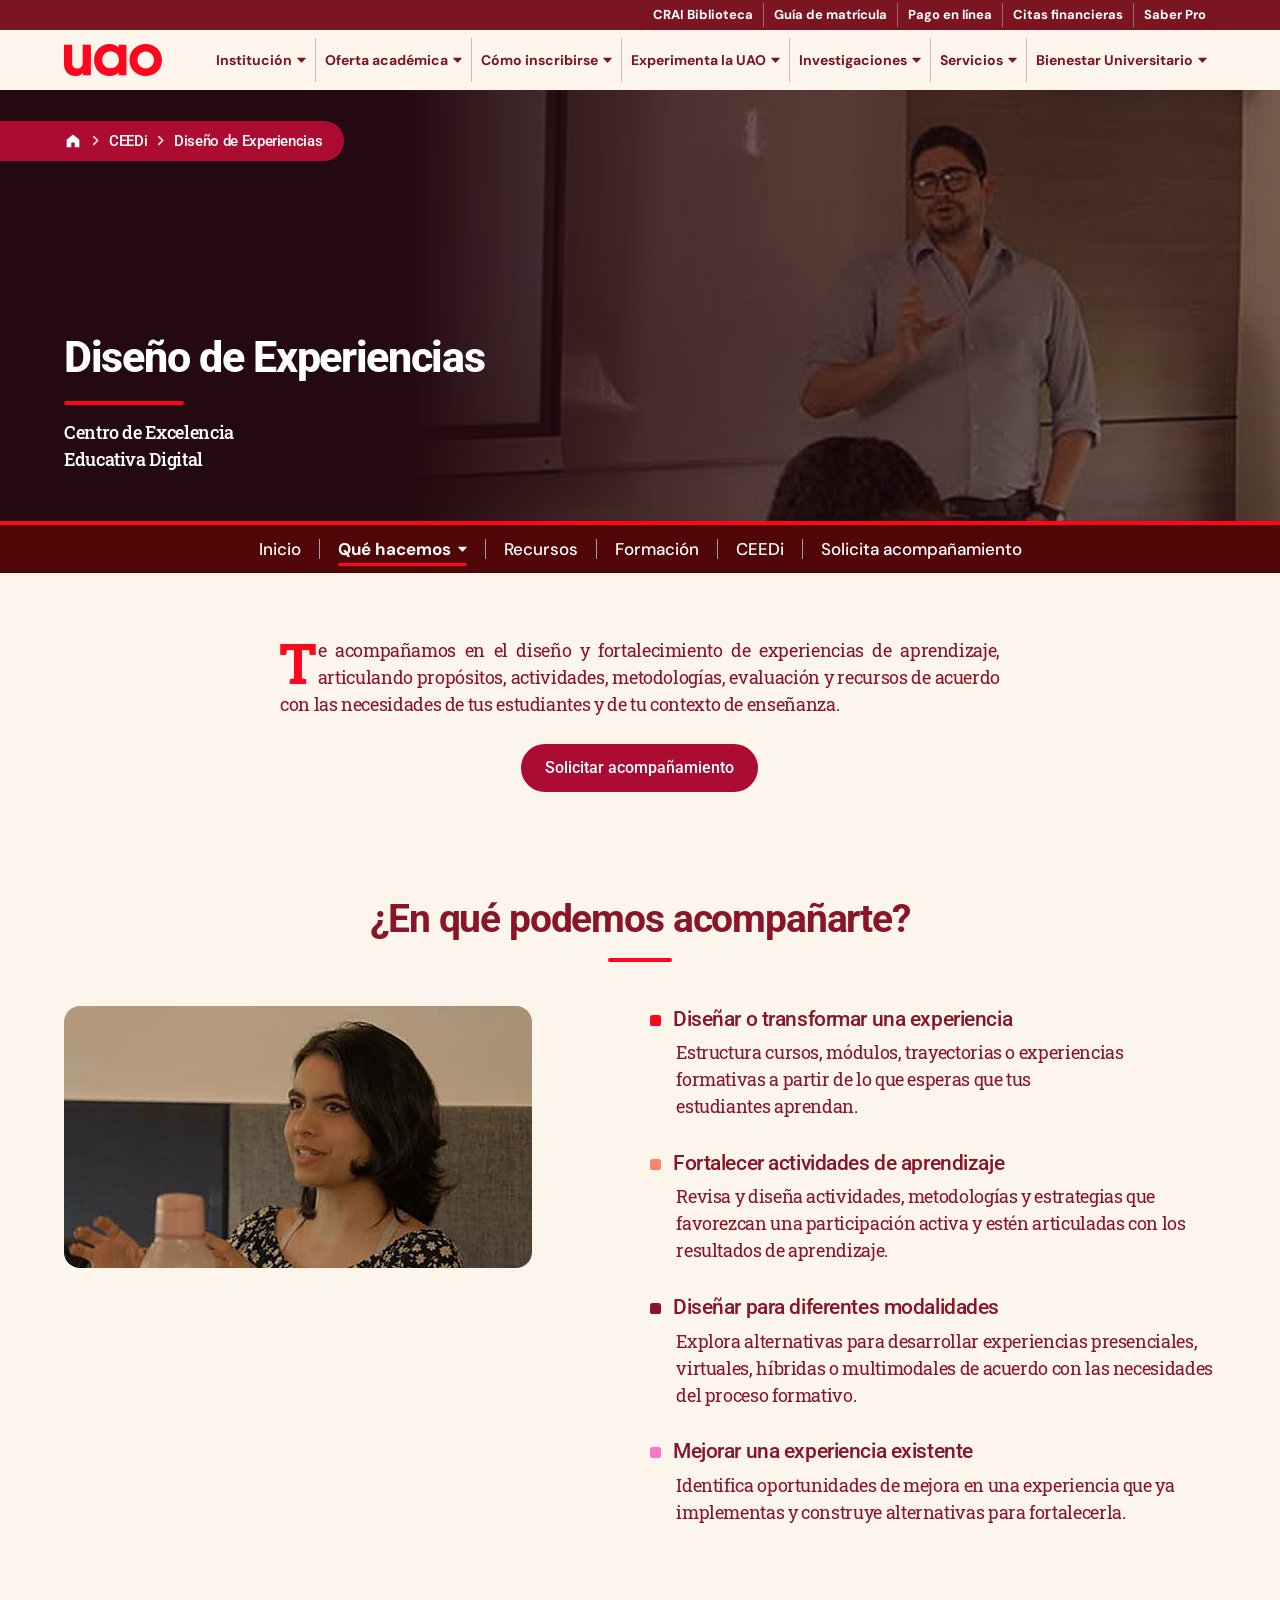
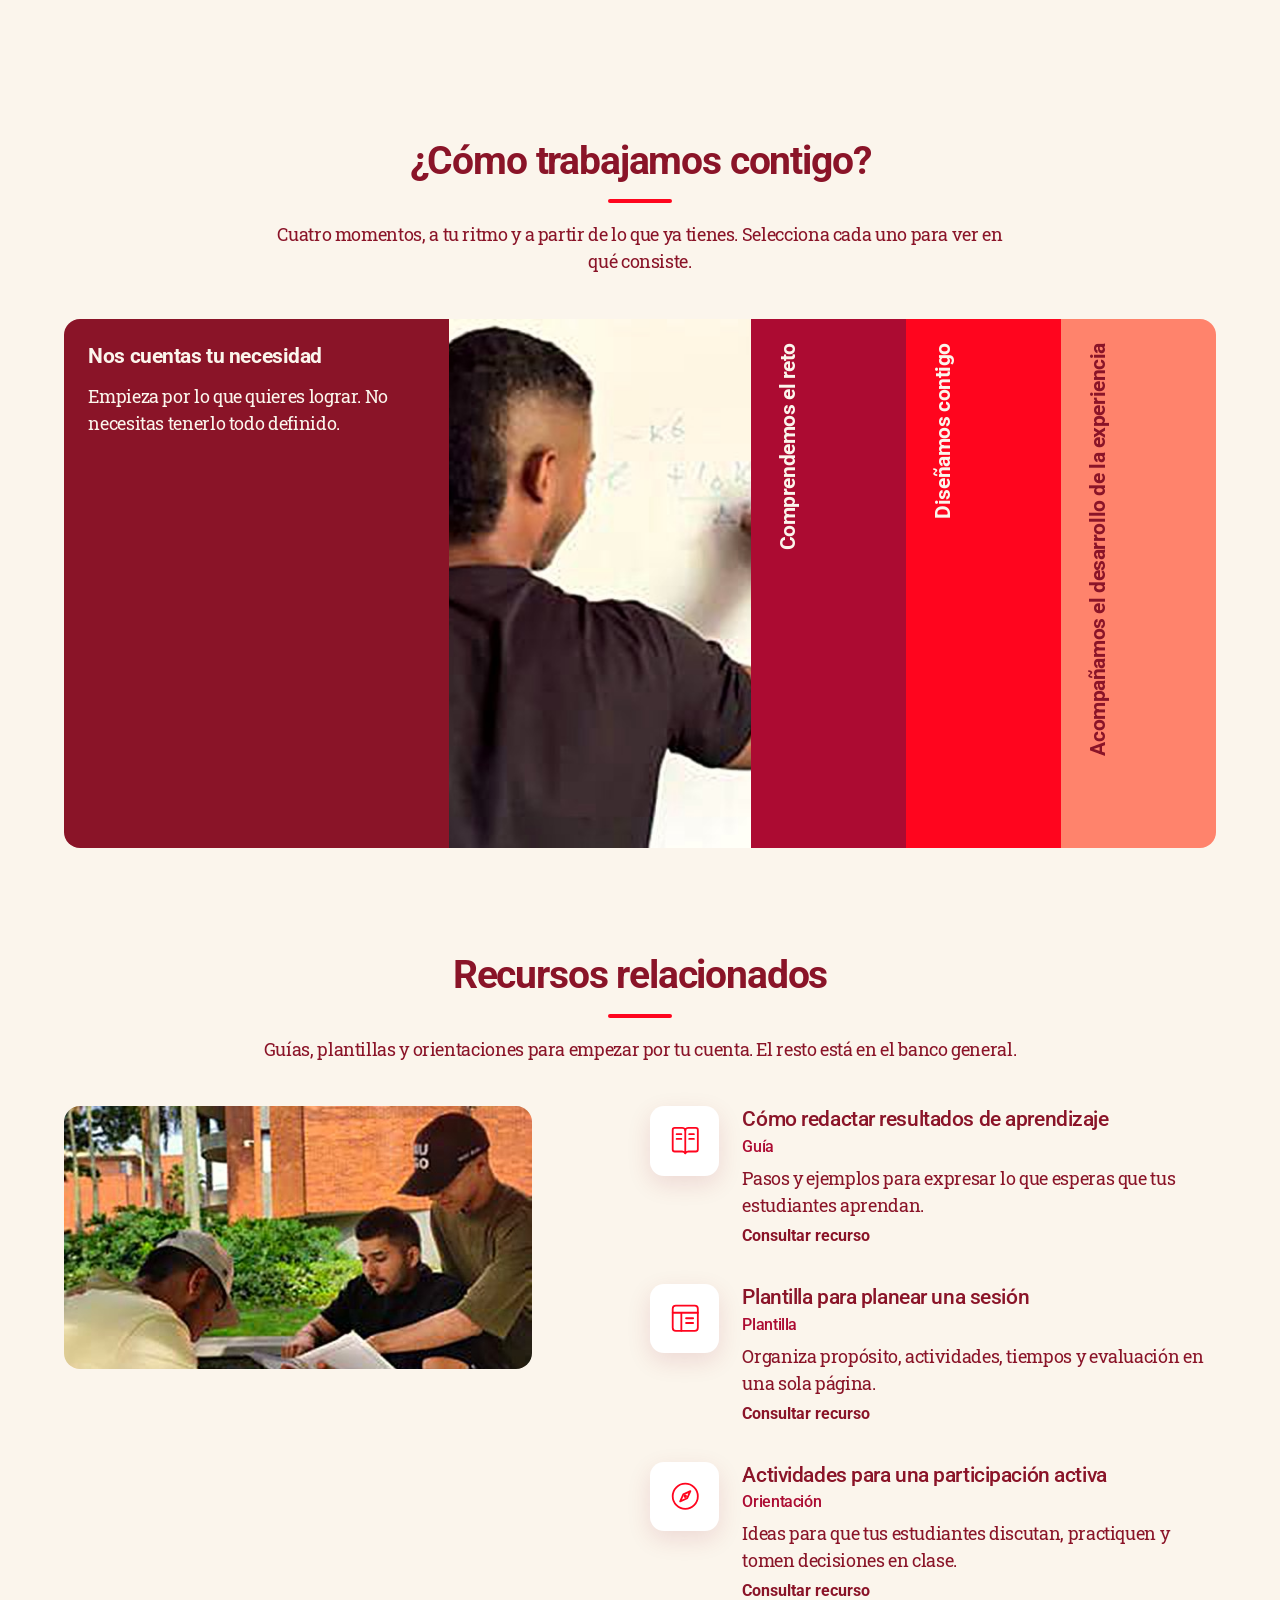
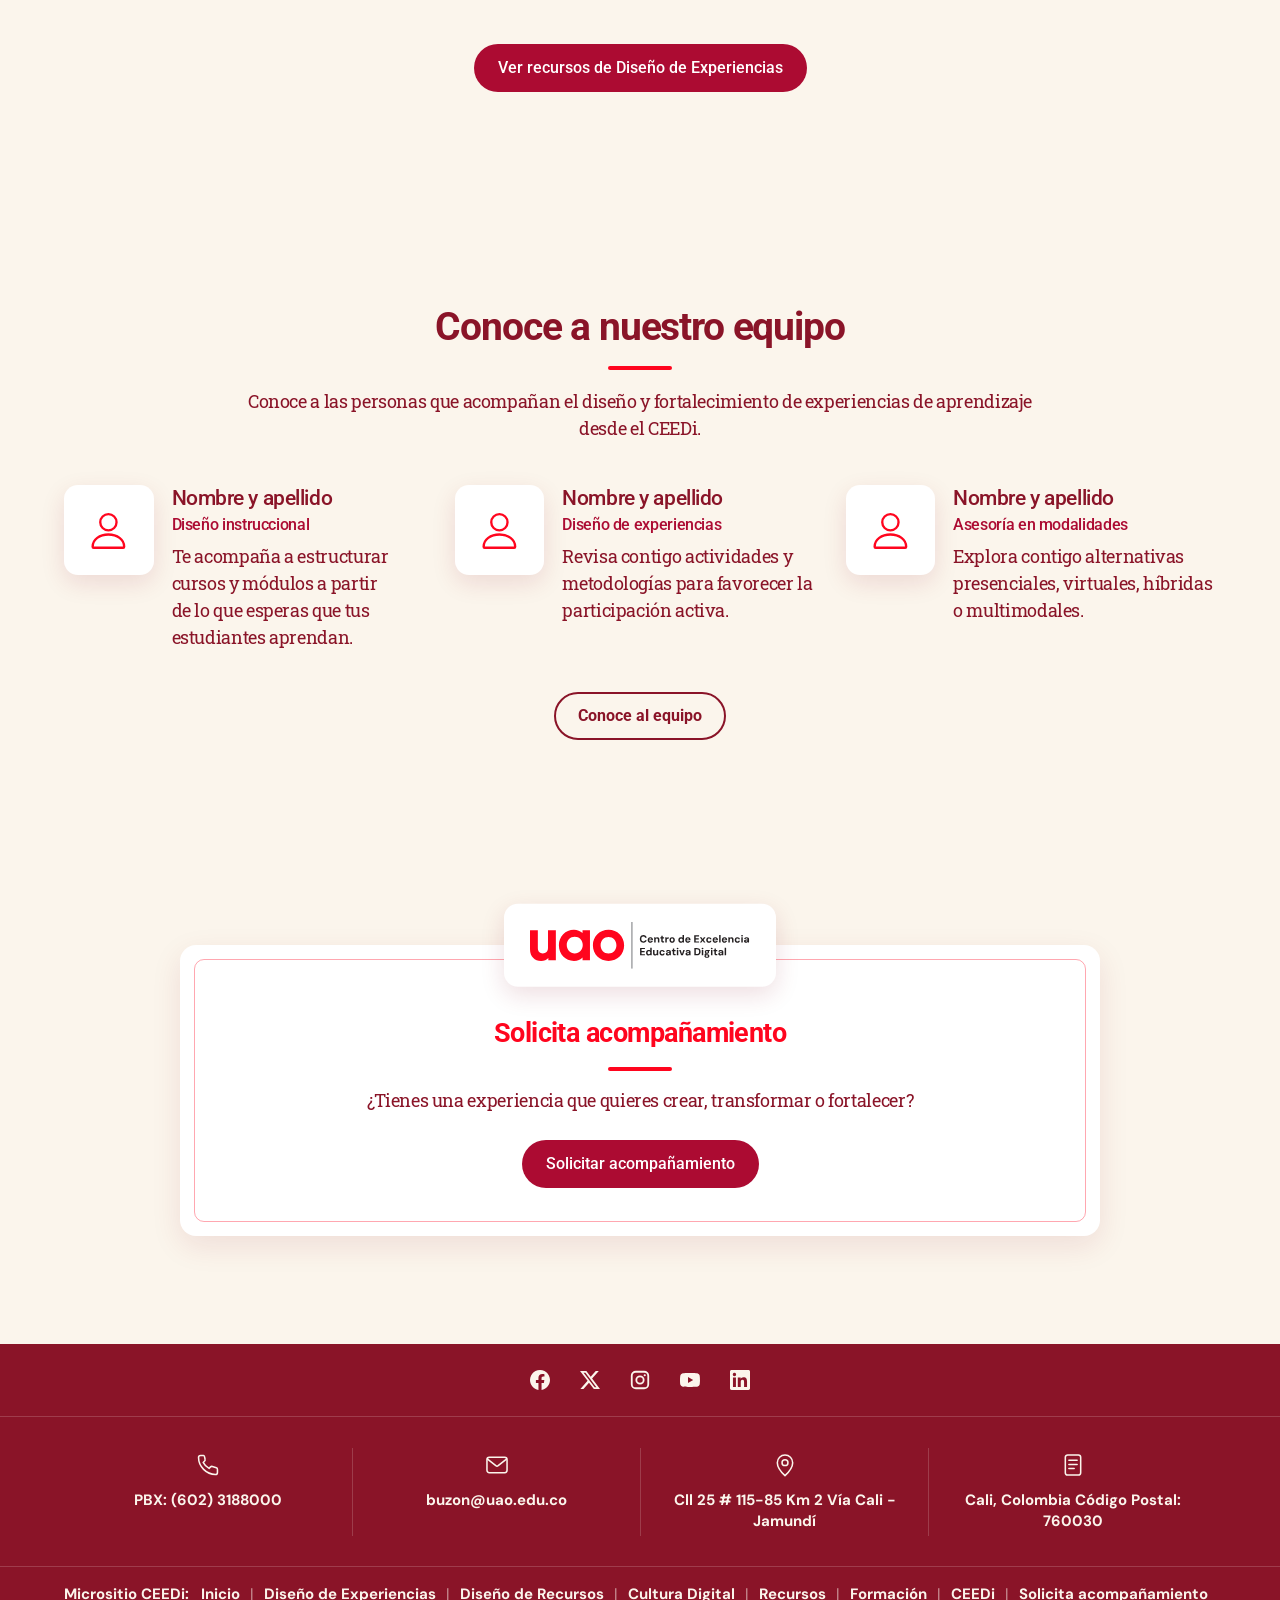
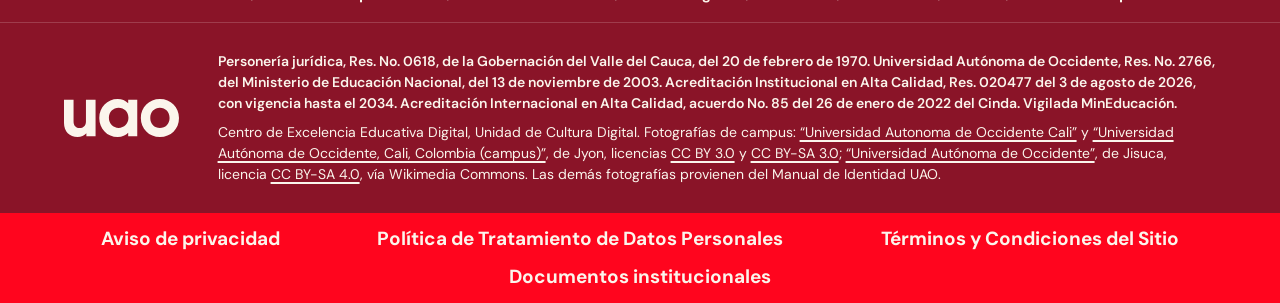
<file: diseno-de-experiencias.html>
<!DOCTYPE html>
<html lang="es">
<head>
<meta charset="utf-8">
<meta name="viewport" content="width=device-width, initial-scale=1">
<title>Diseño de Experiencias · CEEDi · UAO</title>
<meta name="description" content="Te acompañamos en el diseño y fortalecimiento de experiencias de aprendizaje de acuerdo con las necesidades de tus estudiantes y de tu contexto de enseñanza.">
<meta name="theme-color" content="#8A1428">
<link rel="icon" href="assets/logo/favicon.svg" type="image/svg+xml">
<link rel="preload" href="assets/fonts/dm-sans-latin-wght-normal.woff2" as="font" type="font/woff2" crossorigin>
<link rel="preconnect" href="https://fonts.googleapis.com">
<link rel="preconnect" href="https://fonts.gstatic.com" crossorigin>
<link rel="stylesheet" href="https://fonts.googleapis.com/css2?family=Roboto:wght@300;400;500;700;800&family=Roboto+Slab:wght@400;500;700&display=swap">
<link rel="stylesheet" href="assets/css/site.css?v=5acd229c">
<script>document.documentElement.classList.add('js')</script>
</head>
<body>

<a class="saltar" href="#contenido">Saltar al contenido</a>
<header class="uao" id="arriba">
  <div class="uao__atajos">
    <ul><li><a href="https://www.uao.edu.co/biblioteca/">CRAI Biblioteca</a></li><li><a href="https://www.uao.edu.co/guia-de-matricula/">Guía de matrícula</a></li><li><a href="https://apps.uao.edu.co/apex/f?p=191:2::::::">Pago en línea</a></li><li><a href="https://sitios.uao.edu.co/financiacion/">Citas financieras</a></li><li><a href="https://saberpro.uao.edu.co/">Saber Pro</a></li></ul>
  </div>
  <div class="uao__barra">
    <a class="uao__marca" href="https://www.uao.edu.co/"><img src="assets/logo/uao-rojo.svg" width="102" height="34" alt="Universidad Autónoma de Occidente. Ir a uao.edu.co"></a>
    <button class="uao__abrir" type="button" aria-expanded="false" aria-controls="menu-uao">Menú</button>
    <nav class="uao__nav" id="menu-uao" aria-label="Universidad Autónoma de Occidente">
      <button class="uao__cerrar" type="button">Cerrar</button>
      <ul>
        
        <li class="uao__grupo" data-grupo>
          <button type="button" aria-expanded="false" aria-controls="uao-m0">Institución<svg class="uao__flecha" viewBox="0 0 12 8" fill="currentColor" aria-hidden="true"><path d="M.9 1h10.200a.6.6 0 0 1 .47.97L6.470 7.400a.6.6 0 0 1-.94 0L.430 1.970A.6.6 0 0 1 .9 1Z"/></svg></button>
          <ul class="uao__sub" id="uao-m0"><li><a href="https://www.uao.edu.co/nuestro-campus/">Nuestro Campus</a></li><li><a href="https://www.uao.edu.co/informacion-institucional/">Información institucional</a></li><li><a href="https://www.uao.edu.co/documentos-institucionales/">Documentos Institucionales</a></li><li><a href="https://www.uao.edu.co/simbolos/">Símbolos institucionales</a></li><li><a href="https://www.uao.edu.co/organos-de-gobierno-institucionales/">Órganos de Gobierno Institucionales</a></li><li><a href="https://www.uao.edu.co/planeacion-y-efectividad-institucional-2/">Planeación y Efectividad Institucional</a></li><li><a href="https://www.uao.edu.co/directorio-general/">Directorio General</a></li><li><a href="https://www.uao.edu.co/lista-de-docentes/">Lista de profesores</a></li><li><a href="https://www.uao.edu.co/transparencia-y-acceso-a-la-informacion-publica/">Transparencia y acceso a la información pública</a></li><li><a href="https://www.uao.edu.co/trabajo-de-grado-uao">Trabajo de Grado</a></li><li><a href="https://www.uao.edu.co/pqrs/">PQRS</a></li></ul>
        </li>
        <li class="uao__grupo" data-grupo>
          <button type="button" aria-expanded="false" aria-controls="uao-m1">Oferta académica<svg class="uao__flecha" viewBox="0 0 12 8" fill="currentColor" aria-hidden="true"><path d="M.9 1h10.200a.6.6 0 0 1 .47.97L6.470 7.400a.6.6 0 0 1-.94 0L.430 1.970A.6.6 0 0 1 .9 1Z"/></svg></button>
          <ul class="uao__sub" id="uao-m1"><li><a href="https://www.uao.edu.co/oferta-academica/">¿En qué estás interesado?</a></li><li><a href="https://www.uao.edu.co/oferta-academica/pregrado/">Pregrados</a></li><li><a href="https://www.uao.edu.co/oferta-academica/posgrados/">Posgrados</a></li><li><a href="https://www.uao.edu.co/tecnologia/">Tecnologías</a></li><li><a href="https://www.uao.edu.co/oferta-academica/educacion-continua/">Educación para la Vida</a></li><li><a href="https://estudiarvirtual.uao.edu.co/">UAO Virtual</a></li><li><a href="https://www.uao.edu.co/consultoria-y-asesoria/">Consultorías y asesorías empresariales</a></li></ul>
        </li>
        <li class="uao__grupo" data-grupo>
          <button type="button" aria-expanded="false" aria-controls="uao-m2">Cómo inscribirse<svg class="uao__flecha" viewBox="0 0 12 8" fill="currentColor" aria-hidden="true"><path d="M.9 1h10.200a.6.6 0 0 1 .47.97L6.470 7.400a.6.6 0 0 1-.94 0L.430 1.970A.6.6 0 0 1 .9 1Z"/></svg></button>
          <ul class="uao__sub" id="uao-m2"><li><a href="https://www.uao.edu.co/pregrado/inscripcion-online-pregrado-y-tecnologia/">Inscripción para pregrado</a></li><li><a href="https://www.uao.edu.co/inscripcion-online-posgrado/">Inscripción para posgrado</a></li><li><a href="https://www.uao.edu.co/inscripcion-online-educacion-continua/">Inscripción para educación para la Vida</a></li><li><a href="https://www.uao.edu.co/becas-y-financiacion/">Becas y financiación</a></li><li><a href="https://www.uao.edu.co/opciones-de-transferencia-y-cambio/">Opciones de transferencia y cambio</a></li></ul>
        </li>
        <li class="uao__grupo" data-grupo>
          <button type="button" aria-expanded="false" aria-controls="uao-m3">Experimenta la UAO<svg class="uao__flecha" viewBox="0 0 12 8" fill="currentColor" aria-hidden="true"><path d="M.9 1h10.200a.6.6 0 0 1 .47.97L6.470 7.400a.6.6 0 0 1-.94 0L.430 1.970A.6.6 0 0 1 .9 1Z"/></svg></button>
          <ul class="uao__sub" id="uao-m3"><li><a href="https://www.uao.edu.co/razones-para-estudiar-en-la-uao/">¿Por qué estudiar en la UAO?</a></li><li><a href="https://www.uao.edu.co/opciones-de-internacionalizacion/">Opciones de internacionalización</a></li><li><a href="https://www.uao.edu.co/uao-labs/laboratorios-uao/">Laboratorios UAO</a></li><li><a href="https://www.uao.edu.co/nuestros-medios-uao/">Nuestros medios UAO</a></li><li><a href="https://www.uao.edu.co/nuestros-museos/">Nuestros museos UAO</a></li><li><a href="https://www.uao.edu.co/arte-y-cultura/">Actividades culturales y artísticas</a></li><li><a href="https://www.uao.edu.co/noticias/">Noticias</a></li><li><a href="https://www.uao.edu.co/evento/">Agenda de eventos</a></li></ul>
        </li>
        <li class="uao__grupo" data-grupo>
          <button type="button" aria-expanded="false" aria-controls="uao-m4">Investigaciones<svg class="uao__flecha" viewBox="0 0 12 8" fill="currentColor" aria-hidden="true"><path d="M.9 1h10.200a.6.6 0 0 1 .47.97L6.470 7.400a.6.6 0 0 1-.94 0L.430 1.970A.6.6 0 0 1 .9 1Z"/></svg></button>
          <ul class="uao__sub" id="uao-m4"><li><a href="https://www.uao.edu.co/investigaciones-uao/">Investigaciones</a></li><li><a href="https://www.uao.edu.co/quienes-somos-vicerrectoria-de-investigaciones-innovacion-y-emprendimiento/">¿Quiénes somos?</a></li><li><a href="https://www.uao.edu.co/servicios-investigaciones/">Servicios</a></li><li><a href="https://www.uao.edu.co/investigadores-uao/">Investigadores</a></li></ul>
        </li>
        <li class="uao__grupo" data-grupo>
          <button type="button" aria-expanded="false" aria-controls="uao-m5">Servicios<svg class="uao__flecha" viewBox="0 0 12 8" fill="currentColor" aria-hidden="true"><path d="M.9 1h10.200a.6.6 0 0 1 .47.97L6.470 7.400a.6.6 0 0 1-.94 0L.430 1.970A.6.6 0 0 1 .9 1Z"/></svg></button>
          <ul class="uao__sub" id="uao-m5"><li><a href="https://www.uao.edu.co/pua">Acceso a Portal Único de Aplicaciones, PUA</a></li><li><a href="https://www.uao.edu.co/servicios-institucionales/">Servicios institucionales</a></li><li><a href="https://www.uao.edu.co/becas-y-financiacion/">Servicios Financieros</a></li><li><a href="https://sitios.uao.edu.co/docentes/">Acceso al Portal del Profesor</a></li><li><a href="https://apps.uao.edu.co/apex/f?p=900">Acceso a Portal Estudiantil</a></li><li><a href="https://www.uao.edu.co/ingreso-a-portales/">Ingreso a más portales</a></li><li><a href="https://www.uao.edu.co/centros-de-servicio/">Centros de servicio</a></li><li><a href="https://www.uao.edu.co/procesos-y-tramites-administrativos/">Procesos y trámites administrativos</a></li><li><a href="https://idiomas.uao.edu.co/oferta-para-externos/">Centro de Idiomas</a></li><li><a href="https://www.uao.edu.co/egresados/">Egresados</a></li></ul>
        </li>
        <li class="uao__grupo" data-grupo>
          <button type="button" aria-expanded="false" aria-controls="uao-m6">Bienestar Universitario<svg class="uao__flecha" viewBox="0 0 12 8" fill="currentColor" aria-hidden="true"><path d="M.9 1h10.200a.6.6 0 0 1 .47.97L6.470 7.400a.6.6 0 0 1-.94 0L.430 1.970A.6.6 0 0 1 .9 1Z"/></svg></button>
          <ul class="uao__sub" id="uao-m6"><li><a href="https://www.uao.edu.co/arte-y-cultura/">Arte y Cultura</a></li><li><a href="https://estudiarvirtual.uao.edu.co/bienestar/">Bienestar en Línea</a></li><li><a href="https://www.uao.edu.co/casa/">CASA</a></li><li><a href="https://bienestar.uao.edu.co/centro-para-la-excelencia-academica/">Centro para la Excelencia Académica</a></li><li><a href="https://www.uao.edu.co/deporte-y-recreacion/">Deporte y Recreación</a></li><li><a href="https://www.uao.edu.co/formacion-integral/">Desarrollo Humano</a></li><li><a href="https://www.uao.edu.co/informacion-y-politicas/">Información y Políticas</a></li></ul>
        </li>
      </ul>
    </nav>
  </div>
</header>
<main id="contenido">


<section class="cabezote">
  <div class="cabezote__fondo" style="view-transition-name:puerta-experiencias">
    <figure class="cabezote__foto" style="--foco-img:62% 30%"><img src="assets/img/profesor-en-aula.jpg" width="1000" height="416" alt="" fetchpriority="high" decoding="async"></figure>
  </div>
  <nav class="migas" aria-label="Migas de pan">
    <ol>
      <li><a href="https://www.uao.edu.co/"><svg viewBox="0 0 24 24" width="18" height="18" fill="currentColor" aria-hidden="true"><path d="M12 3.2 3.5 10.2v10.1h6.2v-6.3h4.6v6.3h6.2V10.2L12 3.2Z"/></svg><span class="sr">Universidad Autónoma de Occidente</span></a></li>
      <li><svg class="migas__sep" viewBox="0 0 8 12" width="7" height="11" fill="none" stroke="currentColor" stroke-width="2" stroke-linecap="round" stroke-linejoin="round" aria-hidden="true"><path d="M2 1.5 6.5 6 2 10.5"/></svg><a href="index.html">CEEDi</a></li><li><svg class="migas__sep" viewBox="0 0 8 12" width="7" height="11" fill="none" stroke="currentColor" stroke-width="2" stroke-linecap="round" stroke-linejoin="round" aria-hidden="true"><path d="M2 1.5 6.5 6 2 10.5"/></svg><span aria-current="page">Diseño de Experiencias</span></li>
    </ol>
  </nav>
  <div class="cabezote__texto">
    <h1 class="lines"><span class="line"><span data-line style="--i:0">Diseño de Experiencias</span></span></h1>
    <span class="cabezote__linea" aria-hidden="true" data-llega style="--d:360ms"></span>
    <p class="cabezote__lema" data-llega style="--d:420ms">Centro de Excelencia<br>Educativa Digital</p>
  </div>
</section>

<nav class="subnav" aria-label="Secciones del CEEDi">
  <button class="subnav__abrir" type="button" aria-expanded="false" aria-controls="subnav-lista">Secciones del CEEDi<svg class="subnav__flecha" viewBox="0 0 12 8" fill="currentColor" aria-hidden="true"><path d="M.9 1h10.200a.6.6 0 0 1 .47.97L6.470 7.400a.6.6 0 0 1-.94 0L.430 1.970A.6.6 0 0 1 .9 1Z"/></svg></button>
  <ul class="subnav__lista" id="subnav-lista">
    
    <li><a href="index.html">Inicio</a></li>
    <li class="subnav__grupo es-actual" data-grupo>
      <button type="button" aria-expanded="false" aria-controls="subnav-areas">Qué hacemos<svg class="subnav__flecha" viewBox="0 0 12 8" fill="currentColor" aria-hidden="true"><path d="M.9 1h10.200a.6.6 0 0 1 .47.97L6.470 7.400a.6.6 0 0 1-.94 0L.430 1.970A.6.6 0 0 1 .9 1Z"/></svg></button>
      <ul class="subnav__sub" id="subnav-areas"><li><a href="diseno-de-experiencias.html" aria-current="page">Diseño de Experiencias</a></li><li><a href="diseno-de-recursos.html">Diseño de Recursos</a></li><li><a href="cultura-digital.html">Cultura Digital</a></li></ul>
    </li>
    <li><a href="recursos.html">Recursos</a></li>
    <li><a href="formacion.html">Formación</a></li>
    <li><a href="ceedi.html">CEEDi</a></li>
    <li><a href="solicita-acompanamiento.html">Solicita acompañamiento</a></li>
  </ul>
</nav>

<section class="intro" aria-label="Presentación">
  <p class="intro__texto" data-sube>Te acompañamos en el diseño y fortalecimiento de experiencias de aprendizaje, articulando propósitos, actividades, metodologías, evaluación y recursos de acuerdo con las necesidades de tus estudiantes y de tu contexto de enseñanza.</p>
  <div class="acciones intro__acciones" data-sube style="--d:80ms"><a class="btn" href="solicita-acompanamiento.html?ruta=disenar">Solicitar acompañamiento</a></div>
</section>

<section class="seccion" aria-labelledby="acompanar-t">
  
  <div class="cab-seccion">
    <h2 class="titulo" id="acompanar-t" data-sube>¿En qué podemos acompañarte?</h2>
    <span class="cab-seccion__linea" aria-hidden="true"></span>
    
  </div>
  <div class="rejilla dos"><figure class="dos__foto caja foto-fondo" data-abre style="--d:0ms"><img src="assets/img/profesora-explicando.jpg" width="960" height="480" alt="Profesora conversando con sus estudiantes durante una clase" loading="lazy" decoding="async"></figure><ul class="dos__der puntos"><li class="punto" data-fila style="--d:0ms"><h3><span class="vineta" aria-hidden="true"></span>Diseñar o transformar una experiencia</h3><p>Estructura cursos, módulos, trayectorias o experiencias formativas a partir de lo que esperas que tus estudiantes aprendan.</p></li><li class="punto" data-fila style="--d:70ms"><h3><span class="vineta" aria-hidden="true"></span>Fortalecer actividades de aprendizaje</h3><p>Revisa y diseña actividades, metodologías y estrategias que favorezcan una participación activa y estén articuladas con los resultados de aprendizaje.</p></li><li class="punto" data-fila style="--d:140ms"><h3><span class="vineta" aria-hidden="true"></span>Diseñar para diferentes modalidades</h3><p>Explora alternativas para desarrollar experiencias presenciales, virtuales, híbridas o multimodales de acuerdo con las necesidades del proceso formativo.</p></li><li class="punto" data-fila style="--d:210ms"><h3><span class="vineta" aria-hidden="true"></span>Mejorar una experiencia existente</h3><p>Identifica oportunidades de mejora en una experiencia que ya implementas y construye alternativas para fortalecerla.</p></li></ul></div>
</section>


<section class="seccion" aria-labelledby="trabajamos-t">
  
  <div class="cab-seccion">
    <h2 class="titulo" id="trabajamos-t" data-sube>¿Cómo trabajamos contigo?</h2>
    <span class="cab-seccion__linea" aria-hidden="true"></span>
    <p data-sube style="--d:60ms">Cuatro momentos, a tu ritmo y a partir de lo que ya tienes. Selecciona cada uno para ver en qué consiste.</p>
  </div>
  <div class="etapas caja" data-etapas data-sube style="--d:140ms">
    
    <div class="etapa is-open" style="--c:var(--vino-o);--t:var(--crema)">
      <h3><button class="etapa__abrir" type="button" aria-expanded="true">Nos cuentas tu necesidad</button></h3>
      <p>Empieza por lo que quieres lograr. No necesitas tenerlo todo definido.</p>
      <figure class="etapa__foto" style="--foco-img:60% 40%"><img src="assets/img/tablero.jpg" width="558" height="476" alt="" loading="lazy" decoding="async"></figure>
    </div>
    <div class="etapa" style="--c:var(--vino);--t:var(--crema)">
      <h3><button class="etapa__abrir" type="button" aria-expanded="false">Comprendemos el reto</button></h3>
      <p>Conversamos sobre tus estudiantes, tu curso y tu contexto de enseñanza.</p>
      <figure class="etapa__foto" style="--foco-img:64% 40%"><img src="assets/img/profesora-explicando.jpg" width="960" height="480" alt="" loading="lazy" decoding="async"></figure>
    </div>
    <div class="etapa" style="--c:var(--rojo);--t:var(--crema)">
      <h3><button class="etapa__abrir" type="button" aria-expanded="false">Diseñamos contigo</button></h3>
      <p>Construimos juntos la estructura, las actividades y la evaluación.</p>
      <figure class="etapa__foto" style="--foco-img:55% 40%"><img src="assets/img/diseno-en-equipo.jpg" width="678" height="640" alt="" loading="lazy" decoding="async"></figure>
    </div>
    <div class="etapa" style="--c:var(--coral);--t:var(--vino-o)">
      <h3><button class="etapa__abrir" type="button" aria-expanded="false">Acompañamos el desarrollo de la experiencia</button></h3>
      <p>Seguimos a tu lado mientras la llevas a tus estudiantes.</p>
      <figure class="etapa__foto" style="--foco-img:63% 30%"><img src="assets/img/profesor-en-aula.jpg" width="1000" height="416" alt="" loading="lazy" decoding="async"></figure>
    </div>
  </div>
</section>

<section class="seccion seccion--pegada" aria-labelledby="relacionados-t">
  
  <div class="cab-seccion">
    <h2 class="titulo" id="relacionados-t" data-sube>Recursos relacionados</h2>
    <span class="cab-seccion__linea" aria-hidden="true"></span>
    <p data-sube style="--d:60ms">Guías, plantillas y orientaciones para empezar por tu cuenta. El resto está en el banco general.</p>
  </div>
  <div class="rejilla dos"><figure class="dos__foto caja foto-fondo" data-abre style="--d:0ms"><img src="assets/img/trabajo-en-grupo.jpg" width="552" height="472" alt="Tres personas revisan un documento en una mesa del campus, frente a un edificio de ladrillo" loading="lazy" decoding="async"></figure><ul class="dos__der recursos-fila">
<li class="recurso" data-fila style="--d:0ms">
  <span class="caja-icono" aria-hidden="true"><svg viewBox="0 0 44 44" fill="none" stroke="currentColor" stroke-width="2.3" stroke-linecap="round" stroke-linejoin="round"><path d="M6 7.5C6 6.1 7.1 5 8.5 5H18c1.9 0 3.5 1.1 4 2.7.5-1.6 2.1-2.7 4-2.7h9.5C36.9 5 38 6.1 38 7.5v25c0 1.4-1.1 2.5-2.5 2.5H26c-1.9 0-3.5 1-4 2.5-.5-1.5-2.1-2.5-4-2.5H8.5C7.1 35 6 33.9 6 32.5v-25Z"/><path d="M22 8v29"/><path d="M11 13h6M11 19h6M27 13h6M27 19h6"/></svg></span>
  <div>
    <div class="recurso__cab"><h3>Cómo redactar resultados de aprendizaje</h3><span class="recurso__tipo">Guía</span></div>
    <p>Pasos y ejemplos para expresar lo que esperas que tus estudiantes aprendan.</p>
    <a class="btn btn--ghost" href="recursos.html#diseno-y-ensenanza">Consultar recurso<span class="sr">: Cómo redactar resultados de aprendizaje</span></a>
  </div>
</li>
<li class="recurso" data-fila style="--d:70ms">
  <span class="caja-icono" aria-hidden="true"><svg viewBox="0 0 44 44" fill="none" stroke="currentColor" stroke-width="2.3" stroke-linecap="round" stroke-linejoin="round"><rect x="6" y="6" width="32" height="32" rx="4"/><path d="M6 15h32M17 15v23"/><path d="M23 22h9M23 28h9"/></svg></span>
  <div>
    <div class="recurso__cab"><h3>Plantilla para planear una sesión</h3><span class="recurso__tipo">Plantilla</span></div>
    <p>Organiza propósito, actividades, tiempos y evaluación en una sola página.</p>
    <a class="btn btn--ghost" href="recursos.html#diseno-y-ensenanza">Consultar recurso<span class="sr">: Plantilla para planear una sesión</span></a>
  </div>
</li>
<li class="recurso" data-fila style="--d:140ms">
  <span class="caja-icono" aria-hidden="true"><svg viewBox="0 0 44 44" fill="none" stroke="currentColor" stroke-width="2.3" stroke-linecap="round" stroke-linejoin="round"><circle cx="22" cy="22" r="16"/><path d="M28.5 15.5l-4 9-9 4 4-9 9-4Z"/><circle cx="22" cy="22" r="1"/></svg></span>
  <div>
    <div class="recurso__cab"><h3>Actividades para una participación activa</h3><span class="recurso__tipo">Orientación</span></div>
    <p>Ideas para que tus estudiantes discutan, practiquen y tomen decisiones en clase.</p>
    <a class="btn btn--ghost" href="recursos.html#diseno-y-ensenanza">Consultar recurso<span class="sr">: Actividades para una participación activa</span></a>
  </div>
</li></ul></div>
  <div class="acciones pie-seccion" data-sube><a class="btn" href="recursos.html#diseno-y-ensenanza">Ver recursos de Diseño de Experiencias</a></div>
</section>


<section class="seccion" aria-labelledby="equipo-t">
  
  <div class="cab-seccion">
    <h2 class="titulo" id="equipo-t" data-sube>Conoce a nuestro equipo</h2>
    <span class="cab-seccion__linea" aria-hidden="true"></span>
    <p data-sube style="--d:60ms">Conoce a las personas que acompañan el diseño y fortalecimiento de experiencias de aprendizaje desde el CEEDi.</p>
  </div>
  <ul class="perfiles">
  <li class="perfil" data-sube style="--d:0ms">
    <span class="caja-icono perfil__foto" aria-hidden="true"><svg viewBox="0 0 44 44" fill="none" stroke="currentColor" stroke-width="2.3" stroke-linecap="round" stroke-linejoin="round"><circle cx="22" cy="14" r="8"/><path d="M6.5 38c0-7 6.9-12 15.5-12s15.5 5 15.5 12c0 .6-.4 1-1 1h-29c-.6 0-1-.4-1-1Z"/></svg></span>
    <div>
      <h4>Nombre y apellido</h4>
      <span class="perfil__rol">Diseño instruccional</span>
      <p>Te acompaña a estructurar cursos y módulos a partir de lo que esperas que tus estudiantes aprendan.</p>
    </div>
  </li>
  <li class="perfil" data-sube style="--d:80ms">
    <span class="caja-icono perfil__foto" aria-hidden="true"><svg viewBox="0 0 44 44" fill="none" stroke="currentColor" stroke-width="2.3" stroke-linecap="round" stroke-linejoin="round"><circle cx="22" cy="14" r="8"/><path d="M6.5 38c0-7 6.9-12 15.5-12s15.5 5 15.5 12c0 .6-.4 1-1 1h-29c-.6 0-1-.4-1-1Z"/></svg></span>
    <div>
      <h4>Nombre y apellido</h4>
      <span class="perfil__rol">Diseño de experiencias</span>
      <p>Revisa contigo actividades y metodologías para favorecer la participación activa.</p>
    </div>
  </li>
  <li class="perfil" data-sube style="--d:160ms">
    <span class="caja-icono perfil__foto" aria-hidden="true"><svg viewBox="0 0 44 44" fill="none" stroke="currentColor" stroke-width="2.3" stroke-linecap="round" stroke-linejoin="round"><circle cx="22" cy="14" r="8"/><path d="M6.5 38c0-7 6.9-12 15.5-12s15.5 5 15.5 12c0 .6-.4 1-1 1h-29c-.6 0-1-.4-1-1Z"/></svg></span>
    <div>
      <h4>Nombre y apellido</h4>
      <span class="perfil__rol">Asesoría en modalidades</span>
      <p>Explora contigo alternativas presenciales, virtuales, híbridas o multimodales.</p>
    </div>
  </li></ul>
  <div class="acciones pie-seccion" data-sube><a class="btn btn--secundario" href="ceedi.html#equipo">Conoce al equipo</a></div>
</section>


<section class="cierre" aria-labelledby="cierre-t">
  <div class="cierre__tarjeta" data-sube>
    <span class="cierre__sello"><img src="assets/logo/uao-ceedi.svg" width="265" height="56" alt="" loading="lazy"></span>
    <h2 class="cierre__titulo" id="cierre-t">Solicita acompañamiento</h2>
    <span class="cab-seccion__linea" aria-hidden="true"></span>
    <p class="cierre__texto">¿Tienes una experiencia que quieres crear, transformar o fortalecer?</p>
    
    <div class="acciones"><a class="btn" href="solicita-acompanamiento.html?ruta=disenar">Solicitar acompañamiento</a></div>
  </div>
</section>
</main>

<footer class="pie">
  <ul class="pie__redes" aria-label="Redes sociales de la Universidad">
    <li><a class="pie__red" href="https://www.facebook.com/universidadautonomadeoccidente" aria-label="Facebook"><svg viewBox="0 0 24 24" fill="currentColor" aria-hidden="true"><path d="M24 12.073c0-6.627-5.373-12-12-12s-12 5.373-12 12c0 5.990 4.388 10.954 10.125 11.854v-8.385H7.078v-3.470h3.047V9.430c0-3.007 1.792-4.669 4.533-4.669 1.312 0 2.686.235 2.686.235v2.953H15.830c-1.491 0-1.956.925-1.956 1.874v2.250h3.328l-.532 3.470h-2.796v8.385C19.612 23.027 24 18.062 24 12.073Z"/></svg></a></li><li><a class="pie__red" href="https://twitter.com/lauao" aria-label="X"><svg viewBox="0 0 24 24" fill="currentColor" aria-hidden="true"><path d="M18.901 1.153h3.680l-8.040 9.190L24 22.846h-7.406l-5.800-7.584-6.638 7.584H.474l8.600-9.830L0 1.154h7.594l5.243 6.932ZM17.610 20.644h2.039L6.486 3.240H4.298Z"/></svg></a></li><li><a class="pie__red" href="https://www.instagram.com/universidadautonomadeoccidente/" aria-label="Instagram"><svg viewBox="0 0 24 24" fill="currentColor" aria-hidden="true"><path fill-rule="evenodd" d="M7 1h10a6 6 0 0 1 6 6v10a6 6 0 0 1-6 6H7a6 6 0 0 1-6-6V7a6 6 0 0 1 6-6Zm0 2.200A3.800 3.800 0 0 0 3.200 7v10A3.800 3.800 0 0 0 7 20.800h10a3.800 3.800 0 0 0 3.800-3.800V7A3.800 3.800 0 0 0 17 3.200H7Zm5 3.300a5.500 5.500 0 1 1 0 11 5.500 5.500 0 0 1 0-11Zm0 2.200a3.300 3.300 0 1 0 0 6.600 3.300 3.300 0 0 0 0-6.600Zm5.700-3.700a1.300 1.300 0 1 1 0 2.600 1.300 1.300 0 0 1 0-2.600Z"/></svg></a></li><li><a class="pie__red" href="https://www.youtube.com/user/autonomadeocc" aria-label="YouTube"><svg viewBox="0 0 24 24" fill="currentColor" aria-hidden="true"><path fill-rule="evenodd" d="M23.500 6.200a3 3 0 0 0-2.100-2.100C19.500 3.600 12 3.600 12 3.600s-7.500 0-9.400.5A3 3 0 0 0 .5 6.200C0 8.100 0 12 0 12s0 3.900.5 5.800a3 3 0 0 0 2.100 2.100c1.900.5 9.400.5 9.400.5s7.500 0 9.400-.5a3 3 0 0 0 2.100-2.100c.5-1.900.5-5.800.5-5.800s0-3.900-.5-5.800ZM9.600 15.600V8.400l6.200 3.600-6.200 3.600Z"/></svg></a></li><li><a class="pie__red" href="https://www.linkedin.com/school/universidadautonomadeoccidente" aria-label="LinkedIn"><svg viewBox="0 0 24 24" fill="currentColor" aria-hidden="true"><path d="M20.447 20.452h-3.554v-5.569c0-1.328-.027-3.037-1.852-3.037-1.853 0-2.136 1.445-2.136 2.939v5.667H9.351V9h3.414v1.561h.046c.477-.9 1.637-1.850 3.370-1.850 3.601 0 4.267 2.370 4.267 5.455v6.286ZM5.337 7.433a2.062 2.062 0 0 1-2.063-2.065 2.064 2.064 0 1 1 2.063 2.065Zm1.782 13.019H3.555V9h3.564v11.452ZM22.225 0H1.771C.792 0 0 .774 0 1.729v20.542C0 23.227.792 24 1.771 24h20.451C23.200 24 24 23.227 24 22.271V1.729C24 .774 23.200 0 22.222 0h.003Z"/></svg></a></li>
  </ul>
  <ul class="pie__contacto">
    <li><svg viewBox="0 0 44 44" fill="none" stroke="currentColor" stroke-width="2.6" stroke-linecap="round" stroke-linejoin="round" aria-hidden="true"><path d="M14.500 6h-5C7.600 6 6 7.600 6 9.500 6 24.700 19.300 38 34.500 38c1.900 0 3.500-1.600 3.500-3.500v-5c0-1.200-.7-2.300-1.900-2.700l-6.800-2.300c-1-.3-2.200-.1-3 .7l-2.500 2.500c-4.300-2.200-7.800-5.700-10-10l2.500-2.500c.8-.8 1-2 .7-3l-.8-4C15.900 7 15.300 6 14.500 6Z"/></svg><span class="sr">Teléfono: </span><a href="tel:+576023188000">PBX: (602) 3188000</a></li><li><svg viewBox="0 0 44 44" fill="none" stroke="currentColor" stroke-width="2.6" stroke-linecap="round" stroke-linejoin="round" aria-hidden="true"><rect x="5" y="9" width="34" height="26" rx="4"/><path d="M6 12l14 11.2c1.2.9 2.8.9 4 0L38 12"/></svg><span class="sr">Correo: </span><a href="mailto:buzon@uao.edu.co">buzon@uao.edu.co</a></li><li><svg viewBox="0 0 44 44" fill="none" stroke="currentColor" stroke-width="2.6" stroke-linecap="round" stroke-linejoin="round" aria-hidden="true"><path d="M22 40S9 27.7 9 18a13 13 0 0 1 26 0c0 9.7-13 22-13 22Z"/><circle cx="22" cy="18" r="5"/></svg><span class="sr">Dirección: </span><span>Cll 25 # 115-85 Km 2 Vía Cali - Jamundí</span></li><li><svg viewBox="0 0 44 44" fill="none" stroke="currentColor" stroke-width="2.6" stroke-linecap="round" stroke-linejoin="round" aria-hidden="true"><rect x="9" y="5" width="26" height="34" rx="4"/><path d="M15 14h14M15 21h14M15 28h9"/></svg><span class="sr">Ciudad: </span><span>Cali, Colombia Código Postal: 760030</span></li>
  </ul>
  <nav class="pie__micro" aria-label="Mapa del micrositio">
    <strong>Micrositio CEEDi:</strong>
    <ul><li><a href="index.html">Inicio</a></li><li><a href="diseno-de-experiencias.html">Diseño de Experiencias</a></li><li><a href="diseno-de-recursos.html">Diseño de Recursos</a></li><li><a href="cultura-digital.html">Cultura Digital</a></li><li><a href="recursos.html">Recursos</a></li><li><a href="formacion.html">Formación</a></li><li><a href="ceedi.html">CEEDi</a></li><li><a href="solicita-acompanamiento.html">Solicita acompañamiento</a></li></ul>
  </nav>
  <div class="pie__institucion">
    <a class="pie__marca" href="https://www.uao.edu.co/"><img src="assets/logo/uao-crema.svg" width="132" height="43" alt="Universidad Autónoma de Occidente" loading="lazy"></a>
    <div>
      <p>Personería jurídica, Res. No. 0618, de la Gobernación del Valle del Cauca, del 20 de febrero de 1970. Universidad Autónoma de Occidente, Res. No. 2766, del Ministerio de Educación Nacional, del 13 de noviembre de 2003. Acreditación Institucional en Alta Calidad, Res. 020477 del 3 de agosto de 2026, con vigencia hasta el 2034. Acreditación Internacional en Alta Calidad, acuerdo No. 85 del 26 de enero de 2022 del Cinda. Vigilada MinEducación.</p>
      <p class="pie__creditos">Centro de Excelencia Educativa Digital, Unidad de Cultura Digital. Fotografías de campus: <a href="https://commons.wikimedia.org/w/index.php?curid=12123707">“Universidad Autonoma de Occidente Cali”</a> y <a href="https://commons.wikimedia.org/w/index.php?curid=23885498">“Universidad Autónoma de Occidente, Cali, Colombia (campus)”</a>, de Jyon, licencias <a href="https://creativecommons.org/licenses/by/3.0/">CC BY 3.0</a> y <a href="https://creativecommons.org/licenses/by-sa/3.0/">CC BY-SA 3.0</a>; <a href="https://commons.wikimedia.org/wiki/File:Universidad_Aut%C3%B3noma_de_Occidente.jpg">“Universidad Autónoma de Occidente”</a>, de Jisuca, licencia <a href="https://creativecommons.org/licenses/by-sa/4.0">CC BY-SA 4.0</a>, vía Wikimedia Commons. Las demás fotografías provienen del Manual de Identidad UAO.</p>
    </div>
  </div>
  <div class="pie__banda">
    <ul><li><a href="https://www.uao.edu.co/aviso-de-privacidad-de-la-universidad-autonoma-de-occidente/">Aviso de privacidad</a></li><li><a href="https://www.uao.edu.co/politica-proteccion-datos-uao/">Política de Tratamiento de Datos Personales</a></li><li><a href="https://www.uao.edu.co/terminos-y-condiciones-del-sitio/">Términos y Condiciones del Sitio</a></li><li><a href="https://www.uao.edu.co/documentos-institucionales/">Documentos institucionales</a></li></ul>
  </div>
</footer>
<a class="subir" href="#arriba"><span class="sr">Volver arriba</span><svg viewBox="0 0 12 8" width="14" height="9" fill="none" stroke="currentColor" stroke-width="2" stroke-linecap="round" stroke-linejoin="round" aria-hidden="true"><path d="M1.5 6.5 6 2l4.5 4.5"/></svg></a>
<script src="assets/js/site.js?v=43bf23ba" defer></script>
</body>
</html>
</file>
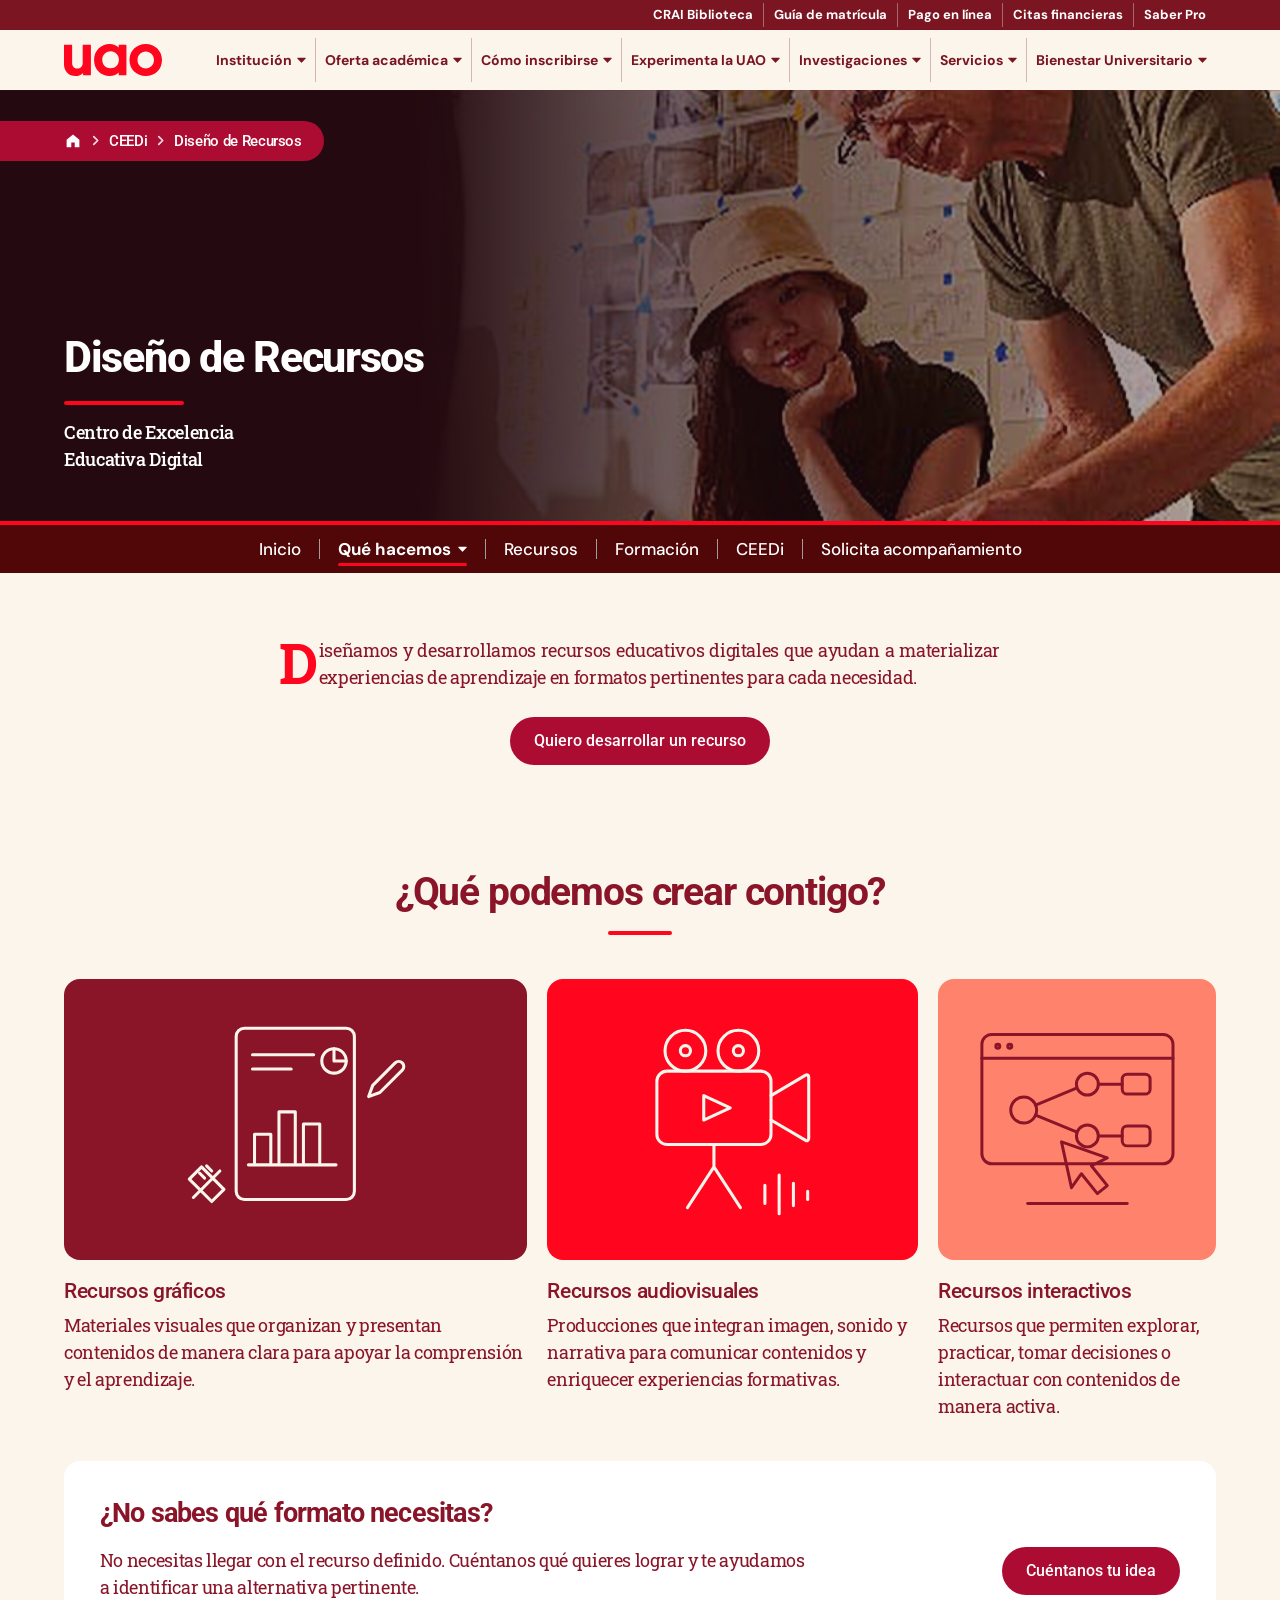
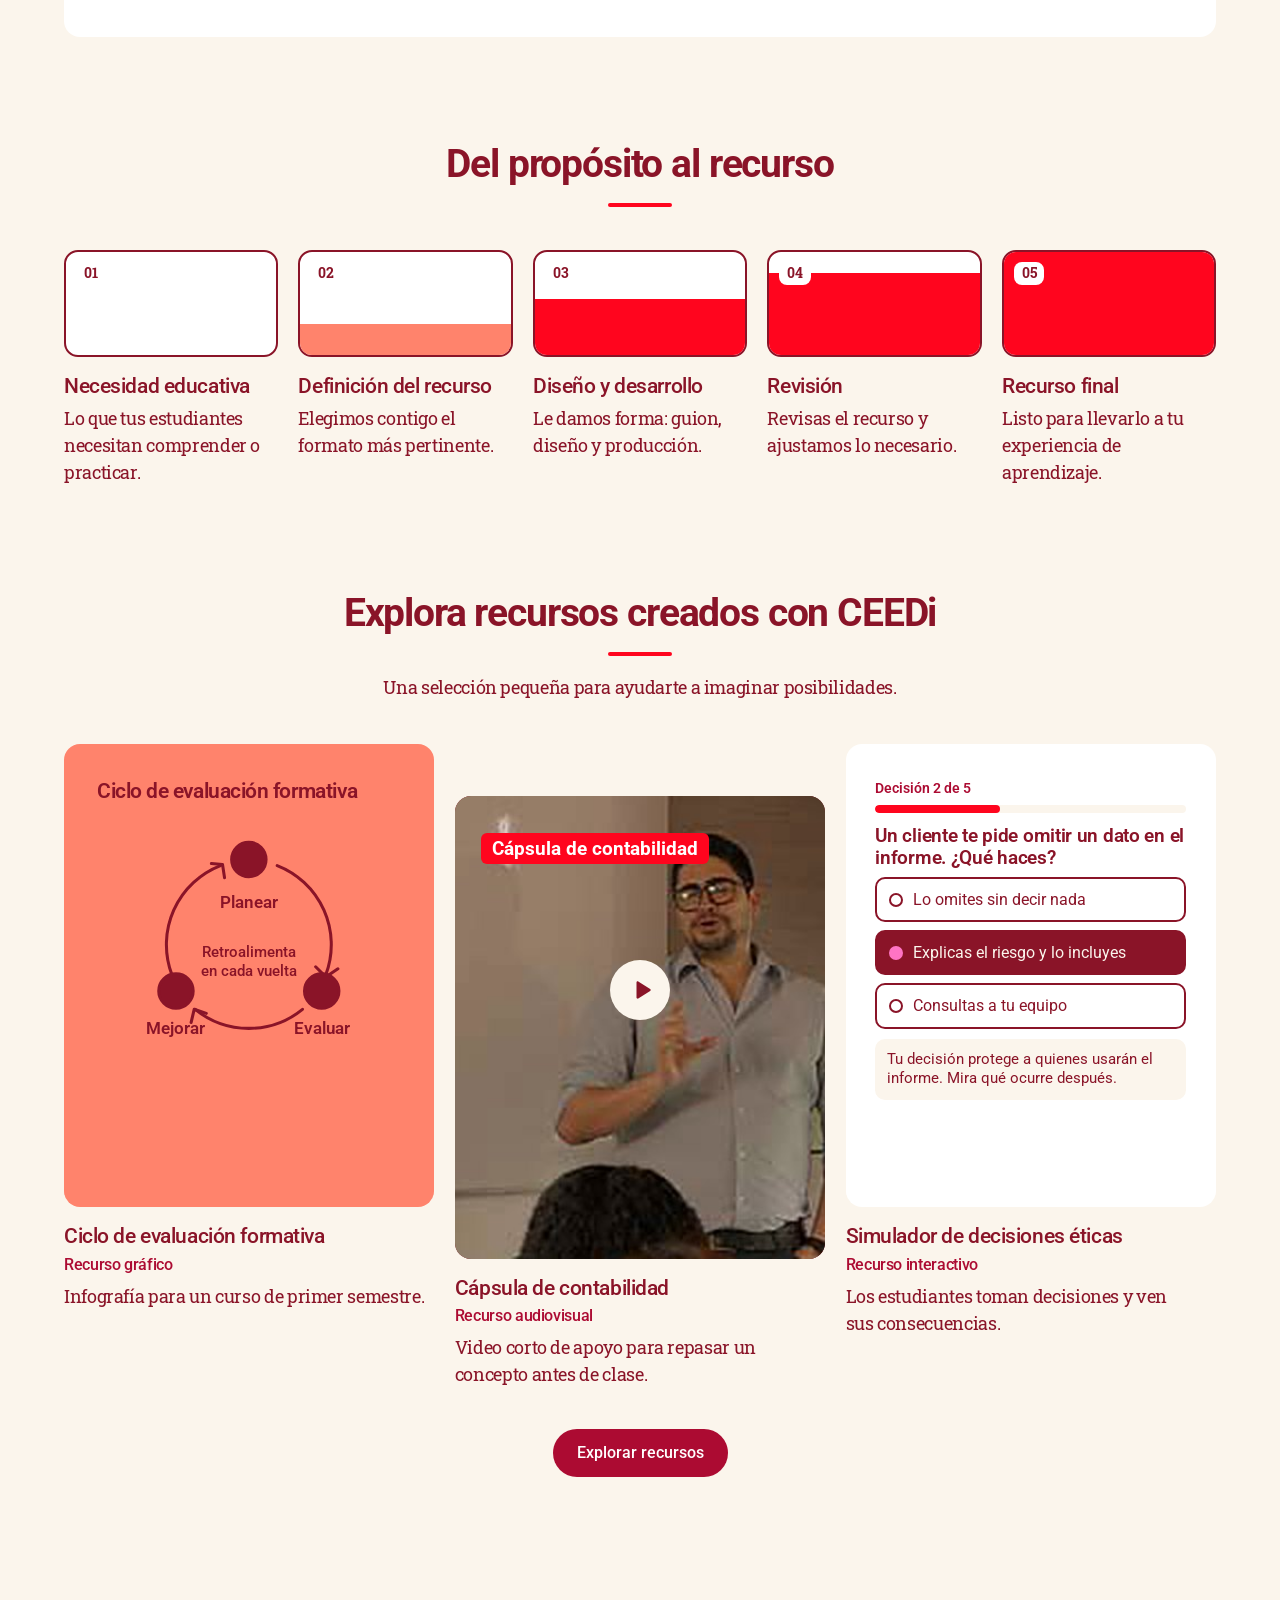
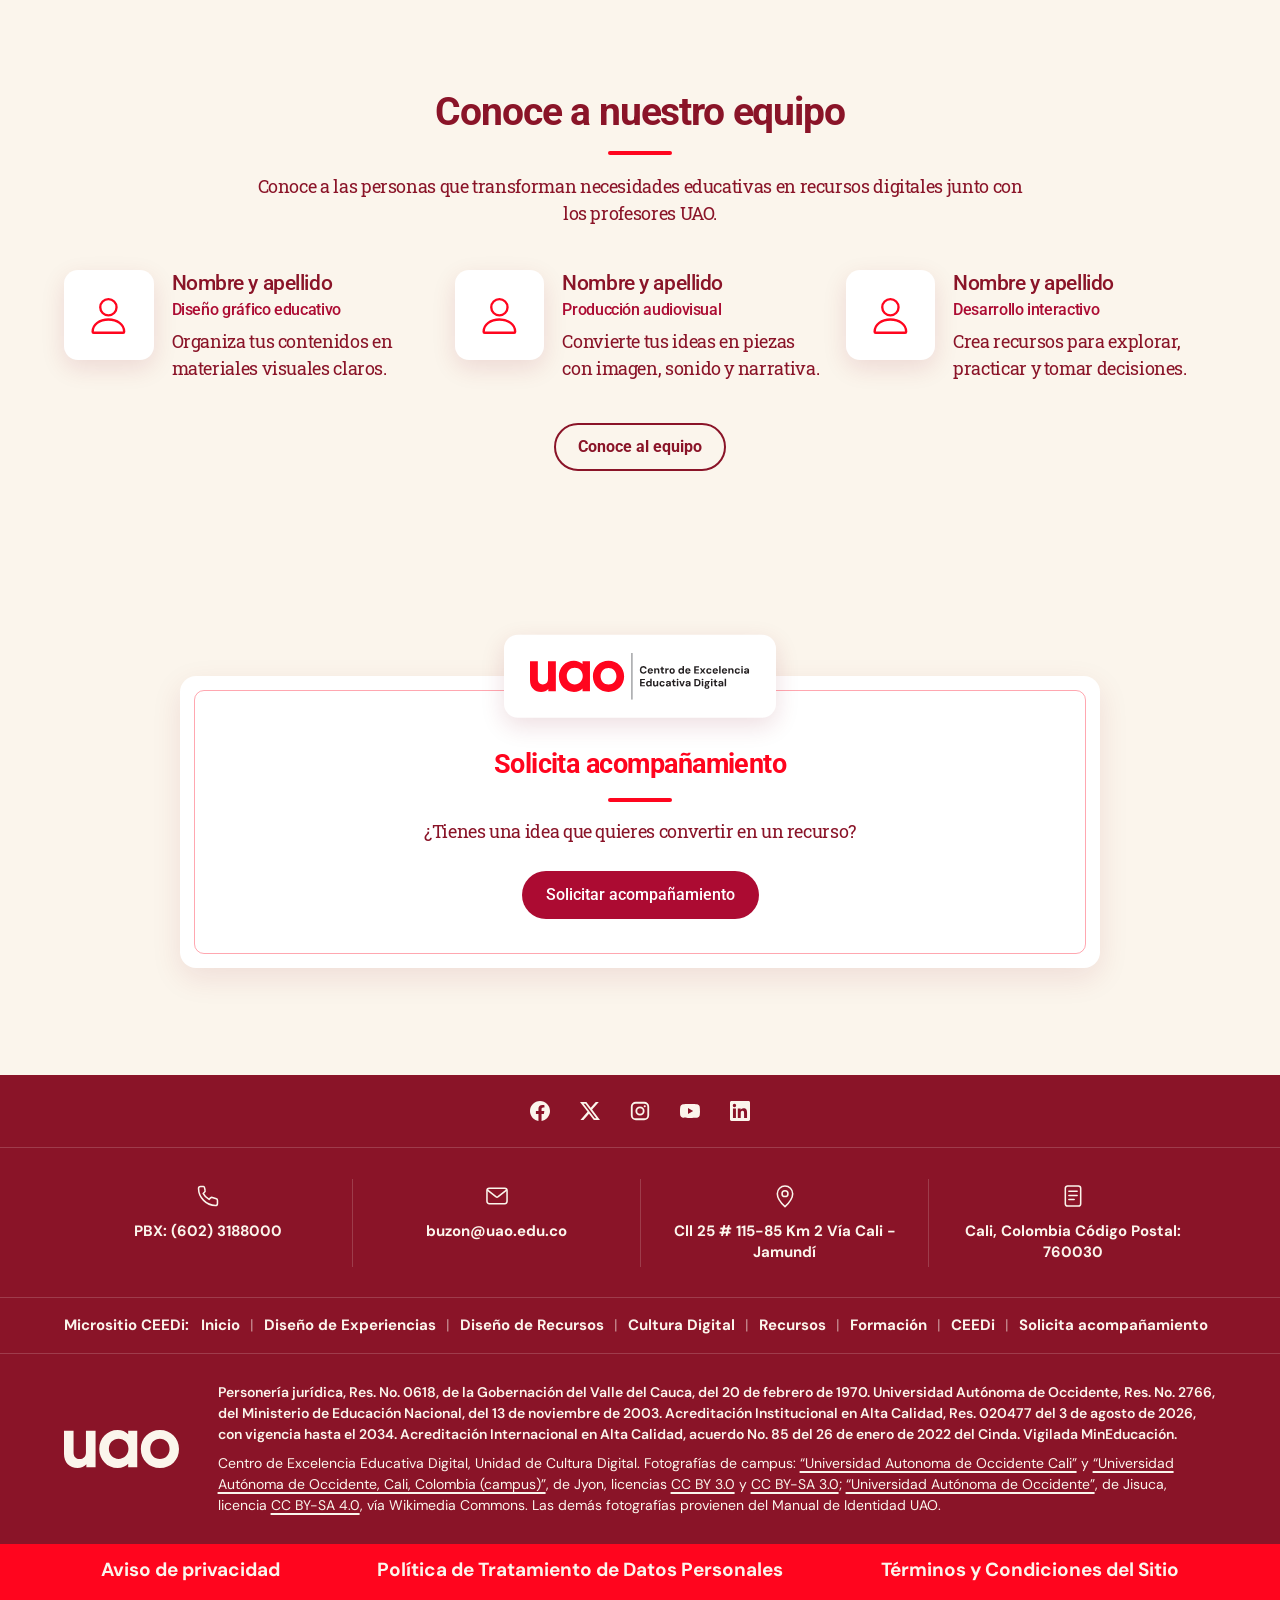
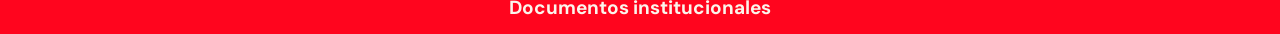
<file: diseno-de-recursos.html>
<!DOCTYPE html>
<html lang="es">
<head>
<meta charset="utf-8">
<meta name="viewport" content="width=device-width, initial-scale=1">
<title>Diseño de Recursos · CEEDi · UAO</title>
<meta name="description" content="Diseñamos y desarrollamos recursos educativos digitales que ayudan a materializar experiencias de aprendizaje en formatos pertinentes para cada necesidad.">
<meta name="theme-color" content="#8A1428">
<link rel="icon" href="assets/logo/favicon.svg" type="image/svg+xml">
<link rel="preload" href="assets/fonts/dm-sans-latin-wght-normal.woff2" as="font" type="font/woff2" crossorigin>
<link rel="preconnect" href="https://fonts.googleapis.com">
<link rel="preconnect" href="https://fonts.gstatic.com" crossorigin>
<link rel="stylesheet" href="https://fonts.googleapis.com/css2?family=Roboto:wght@300;400;500;700;800&family=Roboto+Slab:wght@400;500;700&display=swap">
<link rel="stylesheet" href="assets/css/site.css?v=5acd229c">
<script>document.documentElement.classList.add('js')</script>
</head>
<body>

<a class="saltar" href="#contenido">Saltar al contenido</a>
<header class="uao" id="arriba">
  <div class="uao__atajos">
    <ul><li><a href="https://www.uao.edu.co/biblioteca/">CRAI Biblioteca</a></li><li><a href="https://www.uao.edu.co/guia-de-matricula/">Guía de matrícula</a></li><li><a href="https://apps.uao.edu.co/apex/f?p=191:2::::::">Pago en línea</a></li><li><a href="https://sitios.uao.edu.co/financiacion/">Citas financieras</a></li><li><a href="https://saberpro.uao.edu.co/">Saber Pro</a></li></ul>
  </div>
  <div class="uao__barra">
    <a class="uao__marca" href="https://www.uao.edu.co/"><img src="assets/logo/uao-rojo.svg" width="102" height="34" alt="Universidad Autónoma de Occidente. Ir a uao.edu.co"></a>
    <button class="uao__abrir" type="button" aria-expanded="false" aria-controls="menu-uao">Menú</button>
    <nav class="uao__nav" id="menu-uao" aria-label="Universidad Autónoma de Occidente">
      <button class="uao__cerrar" type="button">Cerrar</button>
      <ul>
        
        <li class="uao__grupo" data-grupo>
          <button type="button" aria-expanded="false" aria-controls="uao-m0">Institución<svg class="uao__flecha" viewBox="0 0 12 8" fill="currentColor" aria-hidden="true"><path d="M.9 1h10.200a.6.6 0 0 1 .47.97L6.470 7.400a.6.6 0 0 1-.94 0L.430 1.970A.6.6 0 0 1 .9 1Z"/></svg></button>
          <ul class="uao__sub" id="uao-m0"><li><a href="https://www.uao.edu.co/nuestro-campus/">Nuestro Campus</a></li><li><a href="https://www.uao.edu.co/informacion-institucional/">Información institucional</a></li><li><a href="https://www.uao.edu.co/documentos-institucionales/">Documentos Institucionales</a></li><li><a href="https://www.uao.edu.co/simbolos/">Símbolos institucionales</a></li><li><a href="https://www.uao.edu.co/organos-de-gobierno-institucionales/">Órganos de Gobierno Institucionales</a></li><li><a href="https://www.uao.edu.co/planeacion-y-efectividad-institucional-2/">Planeación y Efectividad Institucional</a></li><li><a href="https://www.uao.edu.co/directorio-general/">Directorio General</a></li><li><a href="https://www.uao.edu.co/lista-de-docentes/">Lista de profesores</a></li><li><a href="https://www.uao.edu.co/transparencia-y-acceso-a-la-informacion-publica/">Transparencia y acceso a la información pública</a></li><li><a href="https://www.uao.edu.co/trabajo-de-grado-uao">Trabajo de Grado</a></li><li><a href="https://www.uao.edu.co/pqrs/">PQRS</a></li></ul>
        </li>
        <li class="uao__grupo" data-grupo>
          <button type="button" aria-expanded="false" aria-controls="uao-m1">Oferta académica<svg class="uao__flecha" viewBox="0 0 12 8" fill="currentColor" aria-hidden="true"><path d="M.9 1h10.200a.6.6 0 0 1 .47.97L6.470 7.400a.6.6 0 0 1-.94 0L.430 1.970A.6.6 0 0 1 .9 1Z"/></svg></button>
          <ul class="uao__sub" id="uao-m1"><li><a href="https://www.uao.edu.co/oferta-academica/">¿En qué estás interesado?</a></li><li><a href="https://www.uao.edu.co/oferta-academica/pregrado/">Pregrados</a></li><li><a href="https://www.uao.edu.co/oferta-academica/posgrados/">Posgrados</a></li><li><a href="https://www.uao.edu.co/tecnologia/">Tecnologías</a></li><li><a href="https://www.uao.edu.co/oferta-academica/educacion-continua/">Educación para la Vida</a></li><li><a href="https://estudiarvirtual.uao.edu.co/">UAO Virtual</a></li><li><a href="https://www.uao.edu.co/consultoria-y-asesoria/">Consultorías y asesorías empresariales</a></li></ul>
        </li>
        <li class="uao__grupo" data-grupo>
          <button type="button" aria-expanded="false" aria-controls="uao-m2">Cómo inscribirse<svg class="uao__flecha" viewBox="0 0 12 8" fill="currentColor" aria-hidden="true"><path d="M.9 1h10.200a.6.6 0 0 1 .47.97L6.470 7.400a.6.6 0 0 1-.94 0L.430 1.970A.6.6 0 0 1 .9 1Z"/></svg></button>
          <ul class="uao__sub" id="uao-m2"><li><a href="https://www.uao.edu.co/pregrado/inscripcion-online-pregrado-y-tecnologia/">Inscripción para pregrado</a></li><li><a href="https://www.uao.edu.co/inscripcion-online-posgrado/">Inscripción para posgrado</a></li><li><a href="https://www.uao.edu.co/inscripcion-online-educacion-continua/">Inscripción para educación para la Vida</a></li><li><a href="https://www.uao.edu.co/becas-y-financiacion/">Becas y financiación</a></li><li><a href="https://www.uao.edu.co/opciones-de-transferencia-y-cambio/">Opciones de transferencia y cambio</a></li></ul>
        </li>
        <li class="uao__grupo" data-grupo>
          <button type="button" aria-expanded="false" aria-controls="uao-m3">Experimenta la UAO<svg class="uao__flecha" viewBox="0 0 12 8" fill="currentColor" aria-hidden="true"><path d="M.9 1h10.200a.6.6 0 0 1 .47.97L6.470 7.400a.6.6 0 0 1-.94 0L.430 1.970A.6.6 0 0 1 .9 1Z"/></svg></button>
          <ul class="uao__sub" id="uao-m3"><li><a href="https://www.uao.edu.co/razones-para-estudiar-en-la-uao/">¿Por qué estudiar en la UAO?</a></li><li><a href="https://www.uao.edu.co/opciones-de-internacionalizacion/">Opciones de internacionalización</a></li><li><a href="https://www.uao.edu.co/uao-labs/laboratorios-uao/">Laboratorios UAO</a></li><li><a href="https://www.uao.edu.co/nuestros-medios-uao/">Nuestros medios UAO</a></li><li><a href="https://www.uao.edu.co/nuestros-museos/">Nuestros museos UAO</a></li><li><a href="https://www.uao.edu.co/arte-y-cultura/">Actividades culturales y artísticas</a></li><li><a href="https://www.uao.edu.co/noticias/">Noticias</a></li><li><a href="https://www.uao.edu.co/evento/">Agenda de eventos</a></li></ul>
        </li>
        <li class="uao__grupo" data-grupo>
          <button type="button" aria-expanded="false" aria-controls="uao-m4">Investigaciones<svg class="uao__flecha" viewBox="0 0 12 8" fill="currentColor" aria-hidden="true"><path d="M.9 1h10.200a.6.6 0 0 1 .47.97L6.470 7.400a.6.6 0 0 1-.94 0L.430 1.970A.6.6 0 0 1 .9 1Z"/></svg></button>
          <ul class="uao__sub" id="uao-m4"><li><a href="https://www.uao.edu.co/investigaciones-uao/">Investigaciones</a></li><li><a href="https://www.uao.edu.co/quienes-somos-vicerrectoria-de-investigaciones-innovacion-y-emprendimiento/">¿Quiénes somos?</a></li><li><a href="https://www.uao.edu.co/servicios-investigaciones/">Servicios</a></li><li><a href="https://www.uao.edu.co/investigadores-uao/">Investigadores</a></li></ul>
        </li>
        <li class="uao__grupo" data-grupo>
          <button type="button" aria-expanded="false" aria-controls="uao-m5">Servicios<svg class="uao__flecha" viewBox="0 0 12 8" fill="currentColor" aria-hidden="true"><path d="M.9 1h10.200a.6.6 0 0 1 .47.97L6.470 7.400a.6.6 0 0 1-.94 0L.430 1.970A.6.6 0 0 1 .9 1Z"/></svg></button>
          <ul class="uao__sub" id="uao-m5"><li><a href="https://www.uao.edu.co/pua">Acceso a Portal Único de Aplicaciones, PUA</a></li><li><a href="https://www.uao.edu.co/servicios-institucionales/">Servicios institucionales</a></li><li><a href="https://www.uao.edu.co/becas-y-financiacion/">Servicios Financieros</a></li><li><a href="https://sitios.uao.edu.co/docentes/">Acceso al Portal del Profesor</a></li><li><a href="https://apps.uao.edu.co/apex/f?p=900">Acceso a Portal Estudiantil</a></li><li><a href="https://www.uao.edu.co/ingreso-a-portales/">Ingreso a más portales</a></li><li><a href="https://www.uao.edu.co/centros-de-servicio/">Centros de servicio</a></li><li><a href="https://www.uao.edu.co/procesos-y-tramites-administrativos/">Procesos y trámites administrativos</a></li><li><a href="https://idiomas.uao.edu.co/oferta-para-externos/">Centro de Idiomas</a></li><li><a href="https://www.uao.edu.co/egresados/">Egresados</a></li></ul>
        </li>
        <li class="uao__grupo" data-grupo>
          <button type="button" aria-expanded="false" aria-controls="uao-m6">Bienestar Universitario<svg class="uao__flecha" viewBox="0 0 12 8" fill="currentColor" aria-hidden="true"><path d="M.9 1h10.200a.6.6 0 0 1 .47.97L6.470 7.400a.6.6 0 0 1-.94 0L.430 1.970A.6.6 0 0 1 .9 1Z"/></svg></button>
          <ul class="uao__sub" id="uao-m6"><li><a href="https://www.uao.edu.co/arte-y-cultura/">Arte y Cultura</a></li><li><a href="https://estudiarvirtual.uao.edu.co/bienestar/">Bienestar en Línea</a></li><li><a href="https://www.uao.edu.co/casa/">CASA</a></li><li><a href="https://bienestar.uao.edu.co/centro-para-la-excelencia-academica/">Centro para la Excelencia Académica</a></li><li><a href="https://www.uao.edu.co/deporte-y-recreacion/">Deporte y Recreación</a></li><li><a href="https://www.uao.edu.co/formacion-integral/">Desarrollo Humano</a></li><li><a href="https://www.uao.edu.co/informacion-y-politicas/">Información y Políticas</a></li></ul>
        </li>
      </ul>
    </nav>
  </div>
</header>
<main id="contenido">


<section class="cabezote">
  <div class="cabezote__fondo" style="view-transition-name:puerta-recursos">
    <figure class="cabezote__foto" style="--foco-img:50% 40%"><img src="assets/img/diseno-en-equipo.jpg" width="678" height="640" alt="" fetchpriority="high" decoding="async"></figure>
  </div>
  <nav class="migas" aria-label="Migas de pan">
    <ol>
      <li><a href="https://www.uao.edu.co/"><svg viewBox="0 0 24 24" width="18" height="18" fill="currentColor" aria-hidden="true"><path d="M12 3.2 3.5 10.2v10.1h6.2v-6.3h4.6v6.3h6.2V10.2L12 3.2Z"/></svg><span class="sr">Universidad Autónoma de Occidente</span></a></li>
      <li><svg class="migas__sep" viewBox="0 0 8 12" width="7" height="11" fill="none" stroke="currentColor" stroke-width="2" stroke-linecap="round" stroke-linejoin="round" aria-hidden="true"><path d="M2 1.5 6.5 6 2 10.5"/></svg><a href="index.html">CEEDi</a></li><li><svg class="migas__sep" viewBox="0 0 8 12" width="7" height="11" fill="none" stroke="currentColor" stroke-width="2" stroke-linecap="round" stroke-linejoin="round" aria-hidden="true"><path d="M2 1.5 6.5 6 2 10.5"/></svg><span aria-current="page">Diseño de Recursos</span></li>
    </ol>
  </nav>
  <div class="cabezote__texto">
    <h1 class="lines"><span class="line"><span data-line style="--i:0">Diseño de Recursos</span></span></h1>
    <span class="cabezote__linea" aria-hidden="true" data-llega style="--d:360ms"></span>
    <p class="cabezote__lema" data-llega style="--d:420ms">Centro de Excelencia<br>Educativa Digital</p>
  </div>
</section>

<nav class="subnav" aria-label="Secciones del CEEDi">
  <button class="subnav__abrir" type="button" aria-expanded="false" aria-controls="subnav-lista">Secciones del CEEDi<svg class="subnav__flecha" viewBox="0 0 12 8" fill="currentColor" aria-hidden="true"><path d="M.9 1h10.200a.6.6 0 0 1 .47.97L6.470 7.400a.6.6 0 0 1-.94 0L.430 1.970A.6.6 0 0 1 .9 1Z"/></svg></button>
  <ul class="subnav__lista" id="subnav-lista">
    
    <li><a href="index.html">Inicio</a></li>
    <li class="subnav__grupo es-actual" data-grupo>
      <button type="button" aria-expanded="false" aria-controls="subnav-areas">Qué hacemos<svg class="subnav__flecha" viewBox="0 0 12 8" fill="currentColor" aria-hidden="true"><path d="M.9 1h10.200a.6.6 0 0 1 .47.97L6.470 7.400a.6.6 0 0 1-.94 0L.430 1.970A.6.6 0 0 1 .9 1Z"/></svg></button>
      <ul class="subnav__sub" id="subnav-areas"><li><a href="diseno-de-experiencias.html">Diseño de Experiencias</a></li><li><a href="diseno-de-recursos.html" aria-current="page">Diseño de Recursos</a></li><li><a href="cultura-digital.html">Cultura Digital</a></li></ul>
    </li>
    <li><a href="recursos.html">Recursos</a></li>
    <li><a href="formacion.html">Formación</a></li>
    <li><a href="ceedi.html">CEEDi</a></li>
    <li><a href="solicita-acompanamiento.html">Solicita acompañamiento</a></li>
  </ul>
</nav>

<section class="intro" aria-label="Presentación">
  <p class="intro__texto" data-sube>Diseñamos y desarrollamos recursos educativos digitales que ayudan a materializar experiencias de aprendizaje en formatos pertinentes para cada necesidad.</p>
  <div class="acciones intro__acciones" data-sube style="--d:80ms"><a class="btn" href="solicita-acompanamiento.html?ruta=crear">Quiero desarrollar un recurso</a></div>
</section>

<section class="seccion" aria-labelledby="crear-t">
  
  <div class="cab-seccion">
    <h2 class="titulo" id="crear-t" data-sube>¿Qué podemos crear contigo?</h2>
    <span class="cab-seccion__linea" aria-hidden="true"></span>
    
  </div>
  <ul class="mosaico">
    
    <li data-sube style="--d:0ms">
      <div class="mosaico__arte caja" style="--c:var(--vino-o);--t:var(--crema)"><svg viewBox="0 0 240 210" fill="none" stroke="currentColor" stroke-width="3" stroke-linecap="round" stroke-linejoin="round" aria-hidden="true">
    <rect x="62" y="16" width="116" height="168" rx="8"/><path d="M78 42h60M78 56h38"/><path d="M80 148v-28h16v28M104 148V98h16v50M128 148v-38h16v38"/><path d="M74 150h86"/>
    <circle cx="158" cy="48" r="12"/><path d="M158 36v12h12"/>
    <path d="M196 72l22-22c2-2 5-2 7 0s2 5 0 7l-22 22-11 4 4-11Z"/><path d="M20 182l26-26M38 186l-22-22 12-12 22 22-12 12Z"/><path d="M26 158l5 5M33 151l5 5"/></svg></div>
      <h3>Recursos gráficos</h3>
      <p>Materiales visuales que organizan y presentan contenidos de manera clara para apoyar la comprensión y el aprendizaje.</p>
    </li>
    <li data-sube style="--d:90ms">
      <div class="mosaico__arte caja" style="--c:var(--rojo);--t:var(--crema)"><svg viewBox="0 0 240 210" fill="none" stroke="currentColor" stroke-width="3" stroke-linecap="round" stroke-linejoin="round" aria-hidden="true">
    <rect x="46" y="58" width="112" height="72" rx="10"/><path d="M158 82l34-20c1.5-1 3 .2 3 1.8v60.4c0 1.6-1.500 2.800-3 1.800l-34-20"/>
    <circle cx="74" cy="38" r="20"/><circle cx="126" cy="38" r="20"/><circle cx="74" cy="38" r="5"/><circle cx="126" cy="38" r="5"/>
    <path d="M92 82l26 12-26 12V82Z"/><path d="M102 130v22M102 152l-26 40M102 152l26 40"/>
    <path d="M152 170v18M166 160v38M180 168v22M194 176v8"/></svg></div>
      <h3>Recursos audiovisuales</h3>
      <p>Producciones que integran imagen, sonido y narrativa para comunicar contenidos y enriquecer experiencias formativas.</p>
    </li>
    <li data-sube style="--d:180ms">
      <div class="mosaico__arte caja" style="--c:var(--coral);--t:var(--vino-o)"><svg viewBox="0 0 240 210" fill="none" stroke="currentColor" stroke-width="3" stroke-linecap="round" stroke-linejoin="round" aria-hidden="true">
    <rect x="24" y="20" width="192" height="130" rx="10"/><path d="M24 44h192"/><circle cx="40" cy="32" r="2"/><circle cx="52" cy="32" r="2"/>
    <circle cx="66" cy="96" r="13"/><circle cx="130" cy="70" r="11"/><circle cx="130" cy="122" r="11"/><path d="M78 91l41-17M78 101l41 17"/><path d="M141 70h24M141 122h24"/><rect x="165" y="60" width="28" height="20" rx="5"/><rect x="165" y="112" width="28" height="20" rx="5"/>
    <path d="M104 128l10 46 10-14 16 20 10-8-16-20 16-8-46-16Z"/><path d="M70 190h100"/></svg></div>
      <h3>Recursos interactivos</h3>
      <p>Recursos que permiten explorar, practicar, tomar decisiones o interactuar con contenidos de manera activa.</p>
    </li>
  </ul>
  <div class="orienta caja" data-sube>
    <h3>¿No sabes qué formato necesitas?</h3>
    <div class="orienta__txt">
      <p>No necesitas llegar con el recurso definido. Cuéntanos qué quieres lograr y te ayudamos a identificar una alternativa pertinente.</p>
    </div>
    <div class="acciones"><a class="btn" href="solicita-acompanamiento.html?ruta=crear">Cuéntanos tu idea</a></div>
  </div>
</section>

<section class="seccion seccion--pegada" aria-labelledby="proposito-t">
  
  <div class="cab-seccion">
    <h2 class="titulo" id="proposito-t" data-sube>Del propósito al recurso</h2>
    <span class="cab-seccion__linea" aria-hidden="true"></span>
    
  </div>
  <ol class="flujo">
    
    <li data-llena data-sube style="--d:0ms">
      <div class="flujo__caja" aria-hidden="true"><span class="flujo__lleno" style="--lleno:0;--d:240ms;--c:var(--coral)"></span><span class="flujo__paso">01</span></div>
      <h3>Necesidad educativa</h3>
      <p>Lo que tus estudiantes necesitan comprender o practicar.</p>
    </li>
    <li data-llena data-sube style="--d:110ms">
      <div class="flujo__caja" aria-hidden="true"><span class="flujo__lleno" style="--lleno:0.3;--d:350ms;--c:var(--coral)"></span><span class="flujo__paso">02</span></div>
      <h3>Definición del recurso</h3>
      <p>Elegimos contigo el formato más pertinente.</p>
    </li>
    <li data-llena data-sube style="--d:220ms">
      <div class="flujo__caja" aria-hidden="true"><span class="flujo__lleno" style="--lleno:0.55;--d:460ms;--c:var(--rojo)"></span><span class="flujo__paso">03</span></div>
      <h3>Diseño y desarrollo</h3>
      <p>Le damos forma: guion, diseño y producción.</p>
    </li>
    <li data-llena data-sube style="--d:330ms">
      <div class="flujo__caja" aria-hidden="true"><span class="flujo__lleno" style="--lleno:0.8;--d:570ms;--c:var(--rojo)"></span><span class="flujo__paso">04</span></div>
      <h3>Revisión</h3>
      <p>Revisas el recurso y ajustamos lo necesario.</p>
    </li>
    <li data-llena data-sube style="--d:440ms">
      <div class="flujo__caja" aria-hidden="true"><span class="flujo__lleno" style="--lleno:1;--d:680ms;--c:var(--rojo)"></span><span class="flujo__paso">05</span></div>
      <h3>Recurso final</h3>
      <p>Listo para llevarlo a tu experiencia de aprendizaje.</p>
    </li>
  </ol>
</section>

<section class="seccion seccion--pegada" aria-labelledby="casos-t">
  
  <div class="cab-seccion">
    <h2 class="titulo" id="casos-t" data-sube>Explora recursos creados con CEEDi</h2>
    <span class="cab-seccion__linea" aria-hidden="true"></span>
    <p data-sube style="--d:60ms">Una selección pequeña para ayudarte a imaginar posibilidades.</p>
  </div>
  <ul class="casos">
    <li class="caso" data-sube><div class="caso__still caja" style="--c:var(--coral)"><div class="info" data-ui><strong>Ciclo de evaluación formativa</strong>
  <svg viewBox="0 0 300 250" fill="none" stroke="currentColor" stroke-width="3" stroke-linecap="round" stroke-linejoin="round" aria-hidden="true">
    <path d="M178 46a84 84 0 0 1 48 108"/><path d="M203 188a84 84 0 0 1-106 0"/><path d="M74 154a84 84 0 0 1 48-108"/>
    <path d="M216 146l10 10 12-8M108 192l-12-4-3 13M113 44l11 1 2 13" />
    <circle cx="150" cy="40" r="17" fill="currentColor"/><circle cx="222" cy="170" r="17" fill="currentColor"/><circle cx="78" cy="170" r="17" fill="currentColor"/>
    <text x="150" y="88" text-anchor="middle">Planear</text>
    <text x="222" y="212" text-anchor="middle">Evaluar</text>
    <text x="78" y="212" text-anchor="middle">Mejorar</text>
    <text x="150" y="136" text-anchor="middle" style="font-size:15px;font-weight:500">Retroalimenta</text>
    <text x="150" y="155" text-anchor="middle" style="font-size:15px;font-weight:500">en cada vuelta</text>
  </svg></div></div><h3>Ciclo de evaluación formativa</h3><span class="caso__tipo">Recurso gráfico</span><p>Infografía para un curso de primer semestre.</p></li>
    <li class="caso" data-sube style="--d:90ms"><div class="caso__still caja" style="--c:var(--vino-o)"><img src="assets/img/profesor-en-aula.jpg" width="1000" height="416" alt="Profesor explicando frente a su grupo en un salón de clase" loading="lazy" decoding="async">
  <div class="video__tercio"><span class="video__nombre">Cápsula de contabilidad</span></div>
  <span class="video__play"><svg viewBox="0 0 24 24" fill="currentColor" aria-hidden="true"><path d="M6 3.8c0-1 1.1-1.600 1.900-1.100l13 8.200c.8.500.8 1.700 0 2.200l-13 8.200C7.100 21.800 6 21.200 6 20.200V3.800Z"/></svg></span></div><h3>Cápsula de contabilidad</h3><span class="caso__tipo">Recurso audiovisual</span><p>Video corto de apoyo para repasar un concepto antes de clase.</p></li>
    <li class="caso" data-sube style="--d:180ms"><div class="caso__still caja" style="--c:var(--blanco)"><div class="interactivo" data-ui>
  <span class="interactivo__paso">Decisión 2 de 5</span>
  <span class="interactivo__barra"><i></i></span>
  <span class="interactivo__q">Un cliente te pide omitir un dato en el informe. ¿Qué haces?</span>
  <span class="interactivo__op"><i></i>Lo omites sin decir nada</span>
  <span class="interactivo__op is-sel"><i></i>Explicas el riesgo y lo incluyes</span>
  <span class="interactivo__op"><i></i>Consultas a tu equipo</span>
  <span class="interactivo__nota">Tu decisión protege a quienes usarán el informe. Mira qué ocurre después.</span>
</div></div><h3>Simulador de decisiones éticas</h3><span class="caso__tipo">Recurso interactivo</span><p>Los estudiantes toman decisiones y ven sus consecuencias.</p></li>
  </ul>
  <div class="acciones pie-seccion" data-sube><a class="btn" href="recursos.html#recursos-educativos-digitales">Explorar recursos</a></div>
</section>


<section class="seccion" aria-labelledby="equipo-t">
  
  <div class="cab-seccion">
    <h2 class="titulo" id="equipo-t" data-sube>Conoce a nuestro equipo</h2>
    <span class="cab-seccion__linea" aria-hidden="true"></span>
    <p data-sube style="--d:60ms">Conoce a las personas que transforman necesidades educativas en recursos digitales junto con los profesores UAO.</p>
  </div>
  <ul class="perfiles">
  <li class="perfil" data-sube style="--d:0ms">
    <span class="caja-icono perfil__foto" aria-hidden="true"><svg viewBox="0 0 44 44" fill="none" stroke="currentColor" stroke-width="2.3" stroke-linecap="round" stroke-linejoin="round"><circle cx="22" cy="14" r="8"/><path d="M6.5 38c0-7 6.9-12 15.5-12s15.5 5 15.5 12c0 .6-.4 1-1 1h-29c-.6 0-1-.4-1-1Z"/></svg></span>
    <div>
      <h4>Nombre y apellido</h4>
      <span class="perfil__rol">Diseño gráfico educativo</span>
      <p>Organiza tus contenidos en materiales visuales claros.</p>
    </div>
  </li>
  <li class="perfil" data-sube style="--d:80ms">
    <span class="caja-icono perfil__foto" aria-hidden="true"><svg viewBox="0 0 44 44" fill="none" stroke="currentColor" stroke-width="2.3" stroke-linecap="round" stroke-linejoin="round"><circle cx="22" cy="14" r="8"/><path d="M6.5 38c0-7 6.9-12 15.5-12s15.5 5 15.5 12c0 .6-.4 1-1 1h-29c-.6 0-1-.4-1-1Z"/></svg></span>
    <div>
      <h4>Nombre y apellido</h4>
      <span class="perfil__rol">Producción audiovisual</span>
      <p>Convierte tus ideas en piezas con imagen, sonido y narrativa.</p>
    </div>
  </li>
  <li class="perfil" data-sube style="--d:160ms">
    <span class="caja-icono perfil__foto" aria-hidden="true"><svg viewBox="0 0 44 44" fill="none" stroke="currentColor" stroke-width="2.3" stroke-linecap="round" stroke-linejoin="round"><circle cx="22" cy="14" r="8"/><path d="M6.5 38c0-7 6.9-12 15.5-12s15.5 5 15.5 12c0 .6-.4 1-1 1h-29c-.6 0-1-.4-1-1Z"/></svg></span>
    <div>
      <h4>Nombre y apellido</h4>
      <span class="perfil__rol">Desarrollo interactivo</span>
      <p>Crea recursos para explorar, practicar y tomar decisiones.</p>
    </div>
  </li></ul>
  <div class="acciones pie-seccion" data-sube><a class="btn btn--secundario" href="ceedi.html#equipo">Conoce al equipo</a></div>
</section>


<section class="cierre" aria-labelledby="cierre-t">
  <div class="cierre__tarjeta" data-sube>
    <span class="cierre__sello"><img src="assets/logo/uao-ceedi.svg" width="265" height="56" alt="" loading="lazy"></span>
    <h2 class="cierre__titulo" id="cierre-t">Solicita acompañamiento</h2>
    <span class="cab-seccion__linea" aria-hidden="true"></span>
    <p class="cierre__texto">¿Tienes una idea que quieres convertir en un recurso?</p>
    
    <div class="acciones"><a class="btn" href="solicita-acompanamiento.html?ruta=crear">Solicitar acompañamiento</a></div>
  </div>
</section>
</main>

<footer class="pie">
  <ul class="pie__redes" aria-label="Redes sociales de la Universidad">
    <li><a class="pie__red" href="https://www.facebook.com/universidadautonomadeoccidente" aria-label="Facebook"><svg viewBox="0 0 24 24" fill="currentColor" aria-hidden="true"><path d="M24 12.073c0-6.627-5.373-12-12-12s-12 5.373-12 12c0 5.990 4.388 10.954 10.125 11.854v-8.385H7.078v-3.470h3.047V9.430c0-3.007 1.792-4.669 4.533-4.669 1.312 0 2.686.235 2.686.235v2.953H15.830c-1.491 0-1.956.925-1.956 1.874v2.250h3.328l-.532 3.470h-2.796v8.385C19.612 23.027 24 18.062 24 12.073Z"/></svg></a></li><li><a class="pie__red" href="https://twitter.com/lauao" aria-label="X"><svg viewBox="0 0 24 24" fill="currentColor" aria-hidden="true"><path d="M18.901 1.153h3.680l-8.040 9.190L24 22.846h-7.406l-5.800-7.584-6.638 7.584H.474l8.600-9.830L0 1.154h7.594l5.243 6.932ZM17.610 20.644h2.039L6.486 3.240H4.298Z"/></svg></a></li><li><a class="pie__red" href="https://www.instagram.com/universidadautonomadeoccidente/" aria-label="Instagram"><svg viewBox="0 0 24 24" fill="currentColor" aria-hidden="true"><path fill-rule="evenodd" d="M7 1h10a6 6 0 0 1 6 6v10a6 6 0 0 1-6 6H7a6 6 0 0 1-6-6V7a6 6 0 0 1 6-6Zm0 2.200A3.800 3.800 0 0 0 3.200 7v10A3.800 3.800 0 0 0 7 20.800h10a3.800 3.800 0 0 0 3.800-3.800V7A3.800 3.800 0 0 0 17 3.200H7Zm5 3.300a5.500 5.500 0 1 1 0 11 5.500 5.500 0 0 1 0-11Zm0 2.200a3.300 3.300 0 1 0 0 6.600 3.300 3.300 0 0 0 0-6.600Zm5.700-3.700a1.300 1.300 0 1 1 0 2.600 1.300 1.300 0 0 1 0-2.600Z"/></svg></a></li><li><a class="pie__red" href="https://www.youtube.com/user/autonomadeocc" aria-label="YouTube"><svg viewBox="0 0 24 24" fill="currentColor" aria-hidden="true"><path fill-rule="evenodd" d="M23.500 6.200a3 3 0 0 0-2.100-2.100C19.500 3.600 12 3.600 12 3.600s-7.500 0-9.400.5A3 3 0 0 0 .5 6.200C0 8.100 0 12 0 12s0 3.900.5 5.800a3 3 0 0 0 2.100 2.100c1.900.5 9.400.5 9.400.5s7.500 0 9.400-.5a3 3 0 0 0 2.100-2.100c.5-1.900.5-5.800.5-5.800s0-3.900-.5-5.800ZM9.600 15.600V8.400l6.200 3.600-6.200 3.600Z"/></svg></a></li><li><a class="pie__red" href="https://www.linkedin.com/school/universidadautonomadeoccidente" aria-label="LinkedIn"><svg viewBox="0 0 24 24" fill="currentColor" aria-hidden="true"><path d="M20.447 20.452h-3.554v-5.569c0-1.328-.027-3.037-1.852-3.037-1.853 0-2.136 1.445-2.136 2.939v5.667H9.351V9h3.414v1.561h.046c.477-.9 1.637-1.850 3.370-1.850 3.601 0 4.267 2.370 4.267 5.455v6.286ZM5.337 7.433a2.062 2.062 0 0 1-2.063-2.065 2.064 2.064 0 1 1 2.063 2.065Zm1.782 13.019H3.555V9h3.564v11.452ZM22.225 0H1.771C.792 0 0 .774 0 1.729v20.542C0 23.227.792 24 1.771 24h20.451C23.200 24 24 23.227 24 22.271V1.729C24 .774 23.200 0 22.222 0h.003Z"/></svg></a></li>
  </ul>
  <ul class="pie__contacto">
    <li><svg viewBox="0 0 44 44" fill="none" stroke="currentColor" stroke-width="2.6" stroke-linecap="round" stroke-linejoin="round" aria-hidden="true"><path d="M14.500 6h-5C7.600 6 6 7.600 6 9.500 6 24.700 19.300 38 34.500 38c1.900 0 3.500-1.600 3.500-3.500v-5c0-1.200-.7-2.300-1.900-2.700l-6.800-2.300c-1-.3-2.200-.1-3 .7l-2.500 2.500c-4.300-2.200-7.800-5.700-10-10l2.500-2.500c.8-.8 1-2 .7-3l-.8-4C15.900 7 15.300 6 14.500 6Z"/></svg><span class="sr">Teléfono: </span><a href="tel:+576023188000">PBX: (602) 3188000</a></li><li><svg viewBox="0 0 44 44" fill="none" stroke="currentColor" stroke-width="2.6" stroke-linecap="round" stroke-linejoin="round" aria-hidden="true"><rect x="5" y="9" width="34" height="26" rx="4"/><path d="M6 12l14 11.2c1.2.9 2.8.9 4 0L38 12"/></svg><span class="sr">Correo: </span><a href="mailto:buzon@uao.edu.co">buzon@uao.edu.co</a></li><li><svg viewBox="0 0 44 44" fill="none" stroke="currentColor" stroke-width="2.6" stroke-linecap="round" stroke-linejoin="round" aria-hidden="true"><path d="M22 40S9 27.7 9 18a13 13 0 0 1 26 0c0 9.7-13 22-13 22Z"/><circle cx="22" cy="18" r="5"/></svg><span class="sr">Dirección: </span><span>Cll 25 # 115-85 Km 2 Vía Cali - Jamundí</span></li><li><svg viewBox="0 0 44 44" fill="none" stroke="currentColor" stroke-width="2.6" stroke-linecap="round" stroke-linejoin="round" aria-hidden="true"><rect x="9" y="5" width="26" height="34" rx="4"/><path d="M15 14h14M15 21h14M15 28h9"/></svg><span class="sr">Ciudad: </span><span>Cali, Colombia Código Postal: 760030</span></li>
  </ul>
  <nav class="pie__micro" aria-label="Mapa del micrositio">
    <strong>Micrositio CEEDi:</strong>
    <ul><li><a href="index.html">Inicio</a></li><li><a href="diseno-de-experiencias.html">Diseño de Experiencias</a></li><li><a href="diseno-de-recursos.html">Diseño de Recursos</a></li><li><a href="cultura-digital.html">Cultura Digital</a></li><li><a href="recursos.html">Recursos</a></li><li><a href="formacion.html">Formación</a></li><li><a href="ceedi.html">CEEDi</a></li><li><a href="solicita-acompanamiento.html">Solicita acompañamiento</a></li></ul>
  </nav>
  <div class="pie__institucion">
    <a class="pie__marca" href="https://www.uao.edu.co/"><img src="assets/logo/uao-crema.svg" width="132" height="43" alt="Universidad Autónoma de Occidente" loading="lazy"></a>
    <div>
      <p>Personería jurídica, Res. No. 0618, de la Gobernación del Valle del Cauca, del 20 de febrero de 1970. Universidad Autónoma de Occidente, Res. No. 2766, del Ministerio de Educación Nacional, del 13 de noviembre de 2003. Acreditación Institucional en Alta Calidad, Res. 020477 del 3 de agosto de 2026, con vigencia hasta el 2034. Acreditación Internacional en Alta Calidad, acuerdo No. 85 del 26 de enero de 2022 del Cinda. Vigilada MinEducación.</p>
      <p class="pie__creditos">Centro de Excelencia Educativa Digital, Unidad de Cultura Digital. Fotografías de campus: <a href="https://commons.wikimedia.org/w/index.php?curid=12123707">“Universidad Autonoma de Occidente Cali”</a> y <a href="https://commons.wikimedia.org/w/index.php?curid=23885498">“Universidad Autónoma de Occidente, Cali, Colombia (campus)”</a>, de Jyon, licencias <a href="https://creativecommons.org/licenses/by/3.0/">CC BY 3.0</a> y <a href="https://creativecommons.org/licenses/by-sa/3.0/">CC BY-SA 3.0</a>; <a href="https://commons.wikimedia.org/wiki/File:Universidad_Aut%C3%B3noma_de_Occidente.jpg">“Universidad Autónoma de Occidente”</a>, de Jisuca, licencia <a href="https://creativecommons.org/licenses/by-sa/4.0">CC BY-SA 4.0</a>, vía Wikimedia Commons. Las demás fotografías provienen del Manual de Identidad UAO.</p>
    </div>
  </div>
  <div class="pie__banda">
    <ul><li><a href="https://www.uao.edu.co/aviso-de-privacidad-de-la-universidad-autonoma-de-occidente/">Aviso de privacidad</a></li><li><a href="https://www.uao.edu.co/politica-proteccion-datos-uao/">Política de Tratamiento de Datos Personales</a></li><li><a href="https://www.uao.edu.co/terminos-y-condiciones-del-sitio/">Términos y Condiciones del Sitio</a></li><li><a href="https://www.uao.edu.co/documentos-institucionales/">Documentos institucionales</a></li></ul>
  </div>
</footer>
<a class="subir" href="#arriba"><span class="sr">Volver arriba</span><svg viewBox="0 0 12 8" width="14" height="9" fill="none" stroke="currentColor" stroke-width="2" stroke-linecap="round" stroke-linejoin="round" aria-hidden="true"><path d="M1.5 6.5 6 2l4.5 4.5"/></svg></a>
<script src="assets/js/site.js?v=43bf23ba" defer></script>
</body>
</html>
</file>
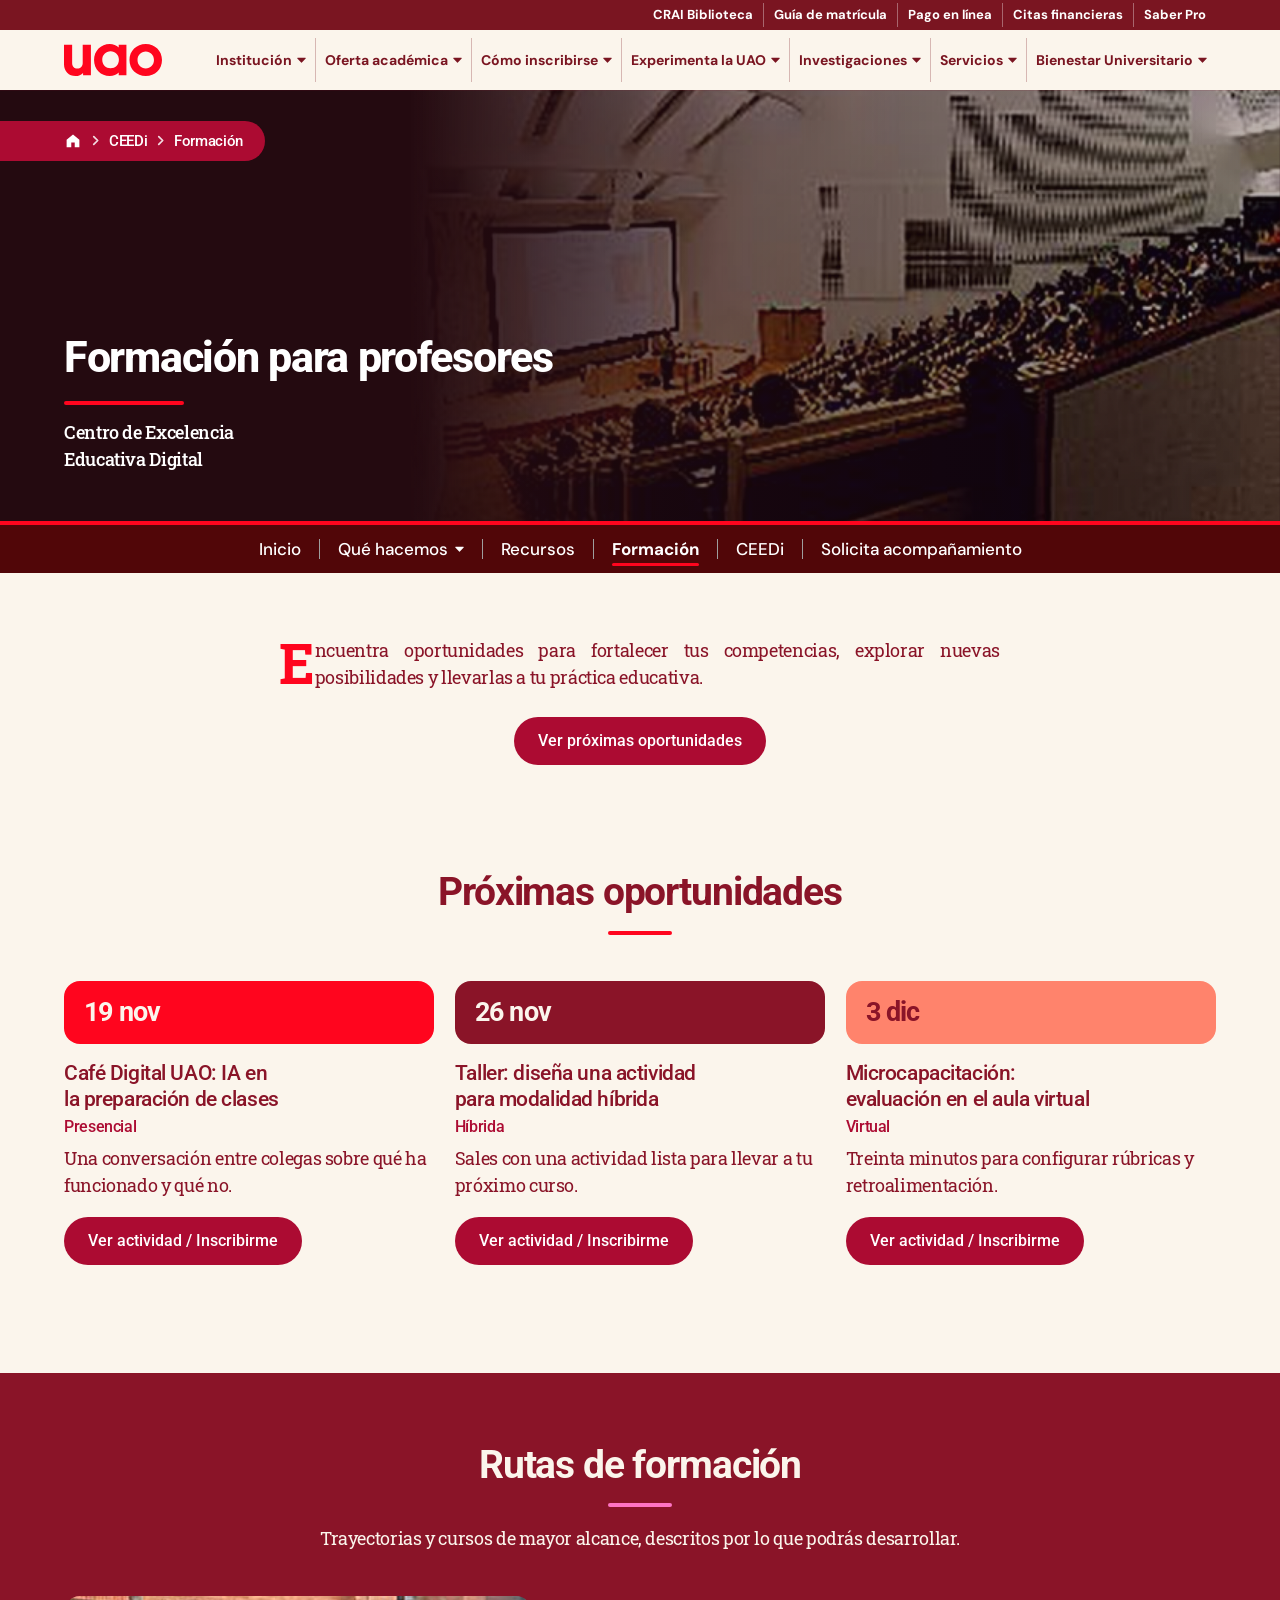
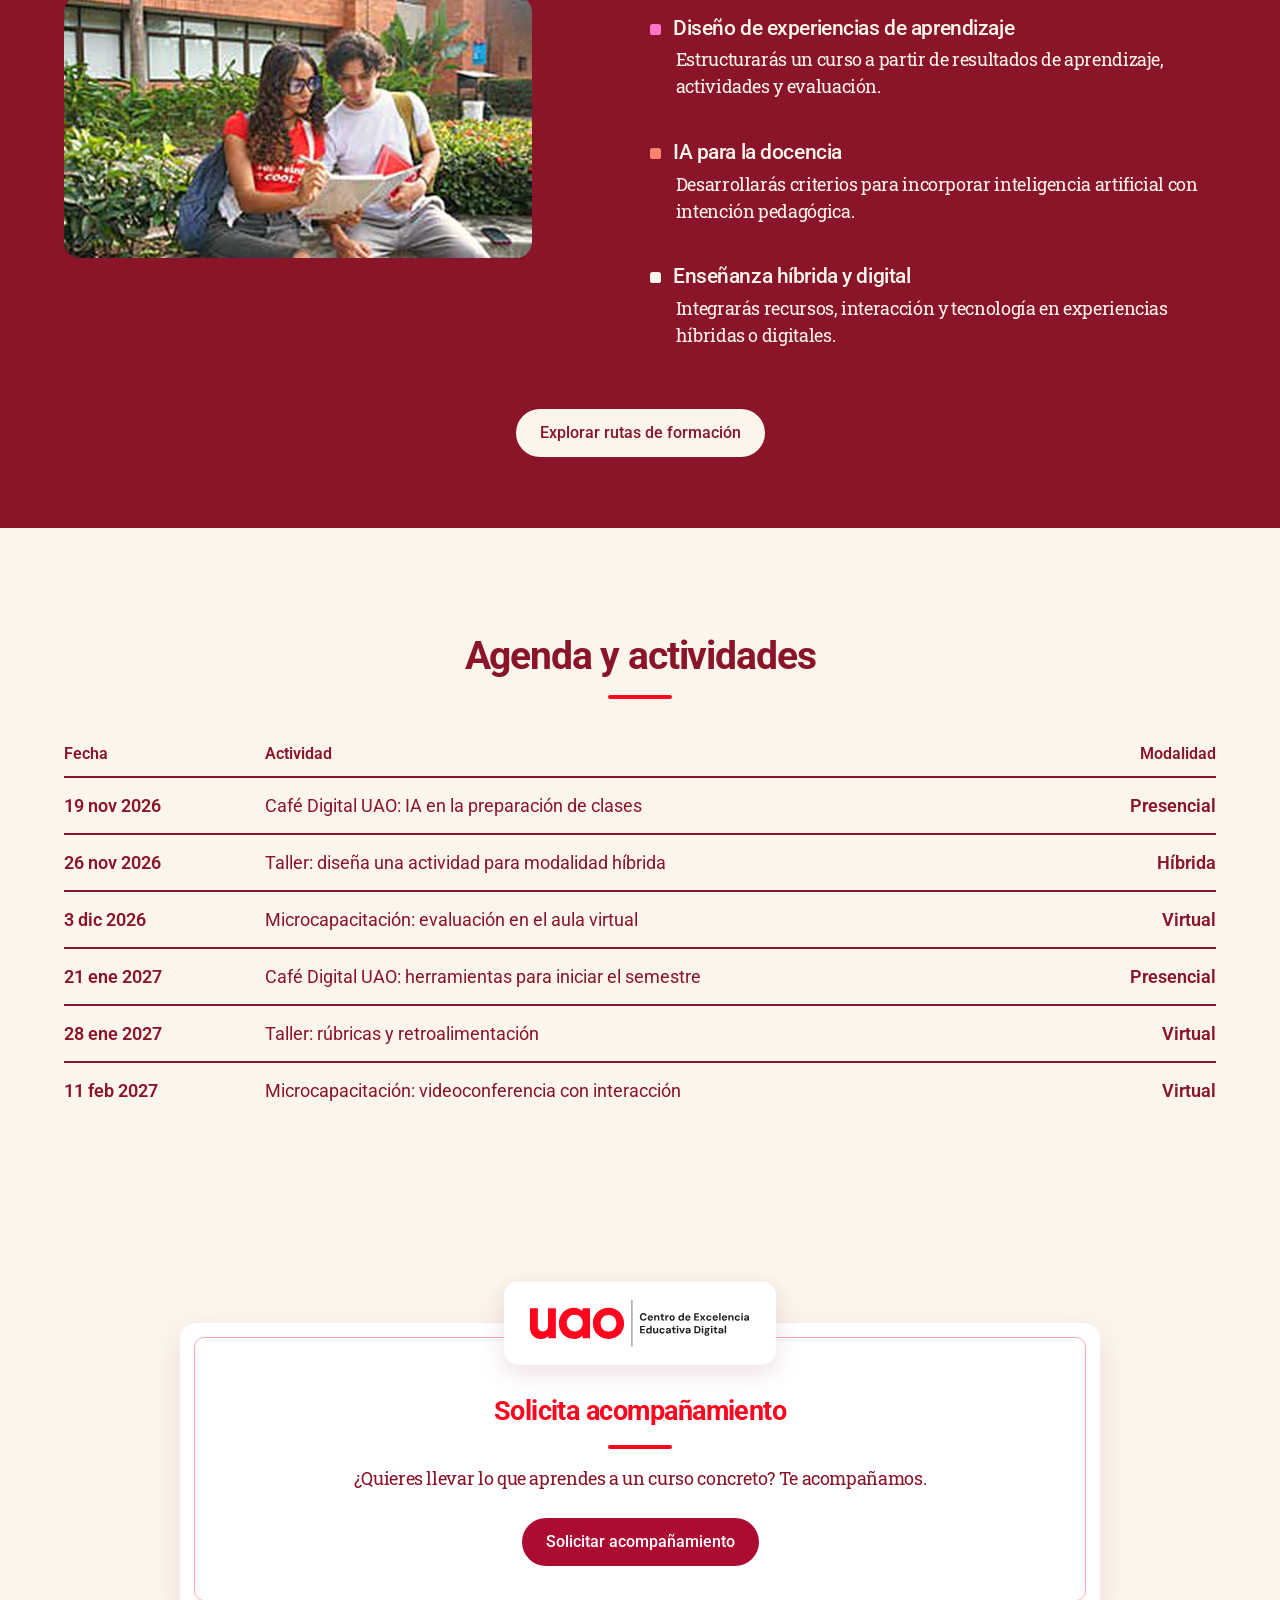
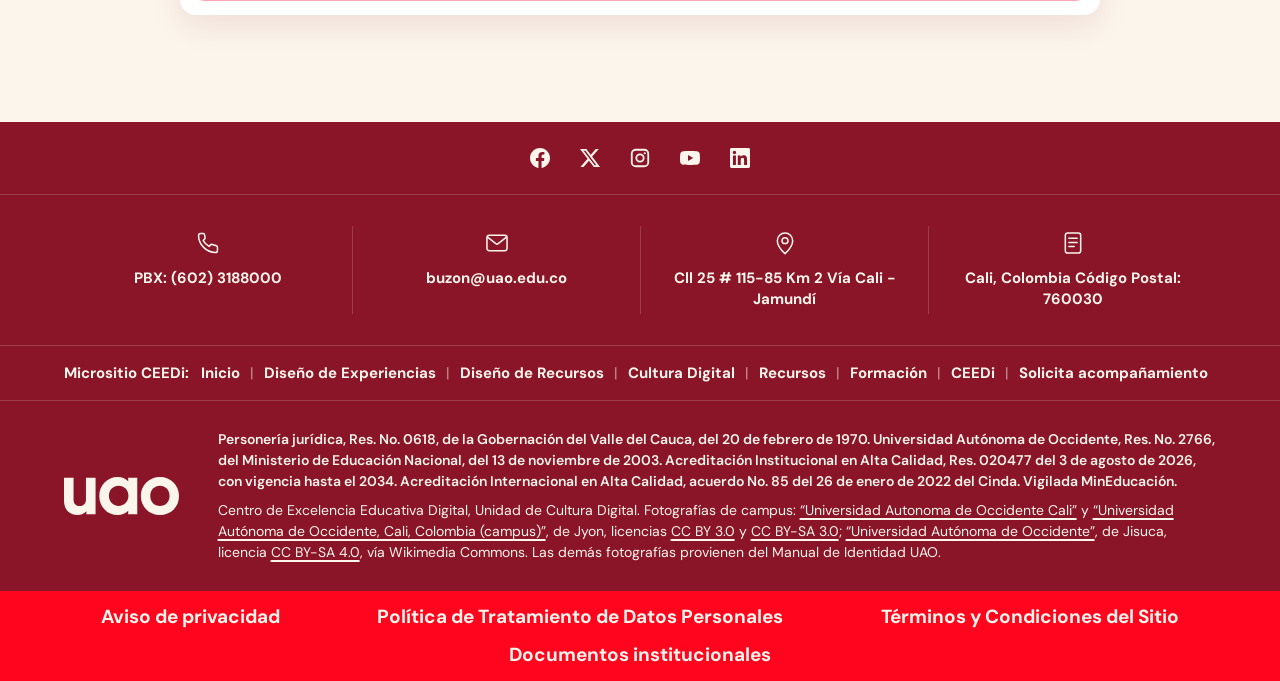
<file: formacion.html>
<!DOCTYPE html>
<html lang="es">
<head>
<meta charset="utf-8">
<meta name="viewport" content="width=device-width, initial-scale=1">
<title>Formación para profesores · CEEDi · UAO</title>
<meta name="description" content="Encuentra oportunidades para fortalecer tus competencias, explorar nuevas posibilidades y llevarlas a tu práctica educativa.">
<meta name="theme-color" content="#8A1428">
<link rel="icon" href="assets/logo/favicon.svg" type="image/svg+xml">
<link rel="preload" href="assets/fonts/dm-sans-latin-wght-normal.woff2" as="font" type="font/woff2" crossorigin>
<link rel="preconnect" href="https://fonts.googleapis.com">
<link rel="preconnect" href="https://fonts.gstatic.com" crossorigin>
<link rel="stylesheet" href="https://fonts.googleapis.com/css2?family=Roboto:wght@300;400;500;700;800&family=Roboto+Slab:wght@400;500;700&display=swap">
<link rel="stylesheet" href="assets/css/site.css?v=5acd229c">
<script>document.documentElement.classList.add('js')</script>
</head>
<body>

<a class="saltar" href="#contenido">Saltar al contenido</a>
<header class="uao" id="arriba">
  <div class="uao__atajos">
    <ul><li><a href="https://www.uao.edu.co/biblioteca/">CRAI Biblioteca</a></li><li><a href="https://www.uao.edu.co/guia-de-matricula/">Guía de matrícula</a></li><li><a href="https://apps.uao.edu.co/apex/f?p=191:2::::::">Pago en línea</a></li><li><a href="https://sitios.uao.edu.co/financiacion/">Citas financieras</a></li><li><a href="https://saberpro.uao.edu.co/">Saber Pro</a></li></ul>
  </div>
  <div class="uao__barra">
    <a class="uao__marca" href="https://www.uao.edu.co/"><img src="assets/logo/uao-rojo.svg" width="102" height="34" alt="Universidad Autónoma de Occidente. Ir a uao.edu.co"></a>
    <button class="uao__abrir" type="button" aria-expanded="false" aria-controls="menu-uao">Menú</button>
    <nav class="uao__nav" id="menu-uao" aria-label="Universidad Autónoma de Occidente">
      <button class="uao__cerrar" type="button">Cerrar</button>
      <ul>
        
        <li class="uao__grupo" data-grupo>
          <button type="button" aria-expanded="false" aria-controls="uao-m0">Institución<svg class="uao__flecha" viewBox="0 0 12 8" fill="currentColor" aria-hidden="true"><path d="M.9 1h10.200a.6.6 0 0 1 .47.97L6.470 7.400a.6.6 0 0 1-.94 0L.430 1.970A.6.6 0 0 1 .9 1Z"/></svg></button>
          <ul class="uao__sub" id="uao-m0"><li><a href="https://www.uao.edu.co/nuestro-campus/">Nuestro Campus</a></li><li><a href="https://www.uao.edu.co/informacion-institucional/">Información institucional</a></li><li><a href="https://www.uao.edu.co/documentos-institucionales/">Documentos Institucionales</a></li><li><a href="https://www.uao.edu.co/simbolos/">Símbolos institucionales</a></li><li><a href="https://www.uao.edu.co/organos-de-gobierno-institucionales/">Órganos de Gobierno Institucionales</a></li><li><a href="https://www.uao.edu.co/planeacion-y-efectividad-institucional-2/">Planeación y Efectividad Institucional</a></li><li><a href="https://www.uao.edu.co/directorio-general/">Directorio General</a></li><li><a href="https://www.uao.edu.co/lista-de-docentes/">Lista de profesores</a></li><li><a href="https://www.uao.edu.co/transparencia-y-acceso-a-la-informacion-publica/">Transparencia y acceso a la información pública</a></li><li><a href="https://www.uao.edu.co/trabajo-de-grado-uao">Trabajo de Grado</a></li><li><a href="https://www.uao.edu.co/pqrs/">PQRS</a></li></ul>
        </li>
        <li class="uao__grupo" data-grupo>
          <button type="button" aria-expanded="false" aria-controls="uao-m1">Oferta académica<svg class="uao__flecha" viewBox="0 0 12 8" fill="currentColor" aria-hidden="true"><path d="M.9 1h10.200a.6.6 0 0 1 .47.97L6.470 7.400a.6.6 0 0 1-.94 0L.430 1.970A.6.6 0 0 1 .9 1Z"/></svg></button>
          <ul class="uao__sub" id="uao-m1"><li><a href="https://www.uao.edu.co/oferta-academica/">¿En qué estás interesado?</a></li><li><a href="https://www.uao.edu.co/oferta-academica/pregrado/">Pregrados</a></li><li><a href="https://www.uao.edu.co/oferta-academica/posgrados/">Posgrados</a></li><li><a href="https://www.uao.edu.co/tecnologia/">Tecnologías</a></li><li><a href="https://www.uao.edu.co/oferta-academica/educacion-continua/">Educación para la Vida</a></li><li><a href="https://estudiarvirtual.uao.edu.co/">UAO Virtual</a></li><li><a href="https://www.uao.edu.co/consultoria-y-asesoria/">Consultorías y asesorías empresariales</a></li></ul>
        </li>
        <li class="uao__grupo" data-grupo>
          <button type="button" aria-expanded="false" aria-controls="uao-m2">Cómo inscribirse<svg class="uao__flecha" viewBox="0 0 12 8" fill="currentColor" aria-hidden="true"><path d="M.9 1h10.200a.6.6 0 0 1 .47.97L6.470 7.400a.6.6 0 0 1-.94 0L.430 1.970A.6.6 0 0 1 .9 1Z"/></svg></button>
          <ul class="uao__sub" id="uao-m2"><li><a href="https://www.uao.edu.co/pregrado/inscripcion-online-pregrado-y-tecnologia/">Inscripción para pregrado</a></li><li><a href="https://www.uao.edu.co/inscripcion-online-posgrado/">Inscripción para posgrado</a></li><li><a href="https://www.uao.edu.co/inscripcion-online-educacion-continua/">Inscripción para educación para la Vida</a></li><li><a href="https://www.uao.edu.co/becas-y-financiacion/">Becas y financiación</a></li><li><a href="https://www.uao.edu.co/opciones-de-transferencia-y-cambio/">Opciones de transferencia y cambio</a></li></ul>
        </li>
        <li class="uao__grupo" data-grupo>
          <button type="button" aria-expanded="false" aria-controls="uao-m3">Experimenta la UAO<svg class="uao__flecha" viewBox="0 0 12 8" fill="currentColor" aria-hidden="true"><path d="M.9 1h10.200a.6.6 0 0 1 .47.97L6.470 7.400a.6.6 0 0 1-.94 0L.430 1.970A.6.6 0 0 1 .9 1Z"/></svg></button>
          <ul class="uao__sub" id="uao-m3"><li><a href="https://www.uao.edu.co/razones-para-estudiar-en-la-uao/">¿Por qué estudiar en la UAO?</a></li><li><a href="https://www.uao.edu.co/opciones-de-internacionalizacion/">Opciones de internacionalización</a></li><li><a href="https://www.uao.edu.co/uao-labs/laboratorios-uao/">Laboratorios UAO</a></li><li><a href="https://www.uao.edu.co/nuestros-medios-uao/">Nuestros medios UAO</a></li><li><a href="https://www.uao.edu.co/nuestros-museos/">Nuestros museos UAO</a></li><li><a href="https://www.uao.edu.co/arte-y-cultura/">Actividades culturales y artísticas</a></li><li><a href="https://www.uao.edu.co/noticias/">Noticias</a></li><li><a href="https://www.uao.edu.co/evento/">Agenda de eventos</a></li></ul>
        </li>
        <li class="uao__grupo" data-grupo>
          <button type="button" aria-expanded="false" aria-controls="uao-m4">Investigaciones<svg class="uao__flecha" viewBox="0 0 12 8" fill="currentColor" aria-hidden="true"><path d="M.9 1h10.200a.6.6 0 0 1 .47.97L6.470 7.400a.6.6 0 0 1-.94 0L.430 1.970A.6.6 0 0 1 .9 1Z"/></svg></button>
          <ul class="uao__sub" id="uao-m4"><li><a href="https://www.uao.edu.co/investigaciones-uao/">Investigaciones</a></li><li><a href="https://www.uao.edu.co/quienes-somos-vicerrectoria-de-investigaciones-innovacion-y-emprendimiento/">¿Quiénes somos?</a></li><li><a href="https://www.uao.edu.co/servicios-investigaciones/">Servicios</a></li><li><a href="https://www.uao.edu.co/investigadores-uao/">Investigadores</a></li></ul>
        </li>
        <li class="uao__grupo" data-grupo>
          <button type="button" aria-expanded="false" aria-controls="uao-m5">Servicios<svg class="uao__flecha" viewBox="0 0 12 8" fill="currentColor" aria-hidden="true"><path d="M.9 1h10.200a.6.6 0 0 1 .47.97L6.470 7.400a.6.6 0 0 1-.94 0L.430 1.970A.6.6 0 0 1 .9 1Z"/></svg></button>
          <ul class="uao__sub" id="uao-m5"><li><a href="https://www.uao.edu.co/pua">Acceso a Portal Único de Aplicaciones, PUA</a></li><li><a href="https://www.uao.edu.co/servicios-institucionales/">Servicios institucionales</a></li><li><a href="https://www.uao.edu.co/becas-y-financiacion/">Servicios Financieros</a></li><li><a href="https://sitios.uao.edu.co/docentes/">Acceso al Portal del Profesor</a></li><li><a href="https://apps.uao.edu.co/apex/f?p=900">Acceso a Portal Estudiantil</a></li><li><a href="https://www.uao.edu.co/ingreso-a-portales/">Ingreso a más portales</a></li><li><a href="https://www.uao.edu.co/centros-de-servicio/">Centros de servicio</a></li><li><a href="https://www.uao.edu.co/procesos-y-tramites-administrativos/">Procesos y trámites administrativos</a></li><li><a href="https://idiomas.uao.edu.co/oferta-para-externos/">Centro de Idiomas</a></li><li><a href="https://www.uao.edu.co/egresados/">Egresados</a></li></ul>
        </li>
        <li class="uao__grupo" data-grupo>
          <button type="button" aria-expanded="false" aria-controls="uao-m6">Bienestar Universitario<svg class="uao__flecha" viewBox="0 0 12 8" fill="currentColor" aria-hidden="true"><path d="M.9 1h10.200a.6.6 0 0 1 .47.97L6.470 7.400a.6.6 0 0 1-.94 0L.430 1.970A.6.6 0 0 1 .9 1Z"/></svg></button>
          <ul class="uao__sub" id="uao-m6"><li><a href="https://www.uao.edu.co/arte-y-cultura/">Arte y Cultura</a></li><li><a href="https://estudiarvirtual.uao.edu.co/bienestar/">Bienestar en Línea</a></li><li><a href="https://www.uao.edu.co/casa/">CASA</a></li><li><a href="https://bienestar.uao.edu.co/centro-para-la-excelencia-academica/">Centro para la Excelencia Académica</a></li><li><a href="https://www.uao.edu.co/deporte-y-recreacion/">Deporte y Recreación</a></li><li><a href="https://www.uao.edu.co/formacion-integral/">Desarrollo Humano</a></li><li><a href="https://www.uao.edu.co/informacion-y-politicas/">Información y Políticas</a></li></ul>
        </li>
      </ul>
    </nav>
  </div>
</header>
<main id="contenido">


<section class="cabezote">
  <div class="cabezote__fondo">
    <figure class="cabezote__foto" style="--foco-img:50% 50%"><img src="assets/img/auditorio.jpg" width="570" height="406" alt="" fetchpriority="high" decoding="async"></figure>
  </div>
  <nav class="migas" aria-label="Migas de pan">
    <ol>
      <li><a href="https://www.uao.edu.co/"><svg viewBox="0 0 24 24" width="18" height="18" fill="currentColor" aria-hidden="true"><path d="M12 3.2 3.5 10.2v10.1h6.2v-6.3h4.6v6.3h6.2V10.2L12 3.2Z"/></svg><span class="sr">Universidad Autónoma de Occidente</span></a></li>
      <li><svg class="migas__sep" viewBox="0 0 8 12" width="7" height="11" fill="none" stroke="currentColor" stroke-width="2" stroke-linecap="round" stroke-linejoin="round" aria-hidden="true"><path d="M2 1.5 6.5 6 2 10.5"/></svg><a href="index.html">CEEDi</a></li><li><svg class="migas__sep" viewBox="0 0 8 12" width="7" height="11" fill="none" stroke="currentColor" stroke-width="2" stroke-linecap="round" stroke-linejoin="round" aria-hidden="true"><path d="M2 1.5 6.5 6 2 10.5"/></svg><span aria-current="page">Formación</span></li>
    </ol>
  </nav>
  <div class="cabezote__texto">
    <h1 class="lines"><span class="line"><span data-line style="--i:0">Formación para profesores</span></span></h1>
    <span class="cabezote__linea" aria-hidden="true" data-llega style="--d:360ms"></span>
    <p class="cabezote__lema" data-llega style="--d:420ms">Centro de Excelencia<br>Educativa Digital</p>
  </div>
</section>

<nav class="subnav" aria-label="Secciones del CEEDi">
  <button class="subnav__abrir" type="button" aria-expanded="false" aria-controls="subnav-lista">Secciones del CEEDi<svg class="subnav__flecha" viewBox="0 0 12 8" fill="currentColor" aria-hidden="true"><path d="M.9 1h10.200a.6.6 0 0 1 .47.97L6.470 7.400a.6.6 0 0 1-.94 0L.430 1.970A.6.6 0 0 1 .9 1Z"/></svg></button>
  <ul class="subnav__lista" id="subnav-lista">
    
    <li><a href="index.html">Inicio</a></li>
    <li class="subnav__grupo" data-grupo>
      <button type="button" aria-expanded="false" aria-controls="subnav-areas">Qué hacemos<svg class="subnav__flecha" viewBox="0 0 12 8" fill="currentColor" aria-hidden="true"><path d="M.9 1h10.200a.6.6 0 0 1 .47.97L6.470 7.400a.6.6 0 0 1-.94 0L.430 1.970A.6.6 0 0 1 .9 1Z"/></svg></button>
      <ul class="subnav__sub" id="subnav-areas"><li><a href="diseno-de-experiencias.html">Diseño de Experiencias</a></li><li><a href="diseno-de-recursos.html">Diseño de Recursos</a></li><li><a href="cultura-digital.html">Cultura Digital</a></li></ul>
    </li>
    <li><a href="recursos.html">Recursos</a></li>
    <li><a href="formacion.html" aria-current="page">Formación</a></li>
    <li><a href="ceedi.html">CEEDi</a></li>
    <li><a href="solicita-acompanamiento.html">Solicita acompañamiento</a></li>
  </ul>
</nav>

<section class="intro" aria-label="Presentación">
  <p class="intro__texto" data-sube>Encuentra oportunidades para fortalecer tus competencias, explorar nuevas posibilidades y llevarlas a tu práctica educativa.</p>
  <div class="acciones intro__acciones" data-sube style="--d:80ms"><a class="btn" href="#proximas">Ver próximas oportunidades</a></div>
</section>

<section class="seccion" id="proximas" aria-labelledby="proximas-t">
  
  <div class="cab-seccion">
    <h2 class="titulo" id="proximas-t" data-sube>Próximas oportunidades</h2>
    <span class="cab-seccion__linea" aria-hidden="true"></span>
    
  </div>
  <ul class="oportunidades">
    
    <li class="oportunidad" data-sube style="--d:0ms">
      <div class="oportunidad__fecha caja" style="--c:var(--rojo);--t:var(--crema)">19 nov</div>
      <h3>Café Digital UAO: IA en la preparación de clases</h3>
      <span class="oportunidad__modo">Presencial</span>
      <p>Una conversación entre colegas sobre qué ha funcionado y qué no.</p>
      <div class="acciones"><a class="btn" href="#agenda">Ver actividad / Inscribirme<span class="sr">: Café Digital UAO: IA en la preparación de clases</span></a></div>
    </li>
    <li class="oportunidad" data-sube style="--d:90ms">
      <div class="oportunidad__fecha caja" style="--c:var(--vino-o);--t:var(--crema)">26 nov</div>
      <h3>Taller: diseña una actividad para modalidad híbrida</h3>
      <span class="oportunidad__modo">Híbrida</span>
      <p>Sales con una actividad lista para llevar a tu próximo curso.</p>
      <div class="acciones"><a class="btn" href="#agenda">Ver actividad / Inscribirme<span class="sr">: Taller: diseña una actividad para modalidad híbrida</span></a></div>
    </li>
    <li class="oportunidad" data-sube style="--d:180ms">
      <div class="oportunidad__fecha caja" style="--c:var(--coral);--t:var(--vino-o)">3 dic</div>
      <h3>Microcapacitación: evaluación en el aula virtual</h3>
      <span class="oportunidad__modo">Virtual</span>
      <p>Treinta minutos para configurar rúbricas y retroalimentación.</p>
      <div class="acciones"><a class="btn" href="#agenda">Ver actividad / Inscribirme<span class="sr">: Microcapacitación: evaluación en el aula virtual</span></a></div>
    </li>
  </ul>
</section>

<section class="campo campo--vino" id="rutas" aria-labelledby="rutas-t">
  <div class="campo__cuerpo">
    
  <div class="cab-seccion">
    <h2 class="titulo" id="rutas-t" data-sube>Rutas de formación</h2>
    <span class="cab-seccion__linea" aria-hidden="true"></span>
    <p data-sube style="--d:60ms">Trayectorias y cursos de mayor alcance, descritos por lo que podrás desarrollar.</p>
  </div>
    <div class="rejilla dos"><figure class="dos__foto caja foto-fondo" data-abre style="--d:0ms"><img src="assets/img/estudiantes-campus.jpg" width="568" height="404" alt="Dos estudiantes revisan un documento sentados en el campus" loading="lazy" decoding="async"></figure><ul class="dos__der lista-rutas"><li data-fila style="--d:0ms"><h3><span class="vineta" aria-hidden="true"></span>Diseño de experiencias de aprendizaje</h3><p>Estructurarás un curso a partir de resultados de aprendizaje, actividades y evaluación.</p></li><li data-fila style="--d:80ms"><h3><span class="vineta" aria-hidden="true"></span>IA para la docencia</h3><p>Desarrollarás criterios para incorporar inteligencia artificial con intención pedagógica.</p></li><li data-fila style="--d:160ms"><h3><span class="vineta" aria-hidden="true"></span>Enseñanza híbrida y digital</h3><p>Integrarás recursos, interacción y tecnología en experiencias híbridas o digitales.</p></li></ul></div>
    <div class="acciones pie-seccion" data-sube><a class="btn" href="#agenda">Explorar rutas de formación</a></div>
  </div>
</section>

<section class="seccion" id="agenda" aria-labelledby="agenda-t">
  
  <div class="cab-seccion">
    <h2 class="titulo" id="agenda-t" data-sube>Agenda y actividades</h2>
    <span class="cab-seccion__linea" aria-hidden="true"></span>
    
  </div>
  <table class="tabla" data-sube style="--d:80ms">
    <thead><tr><th scope="col">Fecha</th><th scope="col">Actividad</th><th scope="col">Modalidad</th></tr></thead>
    <tbody><tr><td>19 nov 2026</td><td>Café Digital UAO: IA en la preparación de clases</td><td>Presencial</td></tr><tr><td>26 nov 2026</td><td>Taller: diseña una actividad para modalidad híbrida</td><td>Híbrida</td></tr><tr><td>3 dic 2026</td><td>Microcapacitación: evaluación en el aula virtual</td><td>Virtual</td></tr><tr><td>21 ene 2027</td><td>Café Digital UAO: herramientas para iniciar el semestre</td><td>Presencial</td></tr><tr><td>28 ene 2027</td><td>Taller: rúbricas y retroalimentación</td><td>Virtual</td></tr><tr><td>11 feb 2027</td><td>Microcapacitación: videoconferencia con interacción</td><td>Virtual</td></tr></tbody>
  </table>
</section>


<section class="cierre" aria-labelledby="cierre-t">
  <div class="cierre__tarjeta" data-sube>
    <span class="cierre__sello"><img src="assets/logo/uao-ceedi.svg" width="265" height="56" alt="" loading="lazy"></span>
    <h2 class="cierre__titulo" id="cierre-t">Solicita acompañamiento</h2>
    <span class="cab-seccion__linea" aria-hidden="true"></span>
    <p class="cierre__texto">¿Quieres llevar lo que aprendes a un curso concreto? Te acompañamos.</p>
    
    <div class="acciones"><a class="btn" href="solicita-acompanamiento.html?ruta=fortalecer">Solicitar acompañamiento</a></div>
  </div>
</section>
</main>

<footer class="pie">
  <ul class="pie__redes" aria-label="Redes sociales de la Universidad">
    <li><a class="pie__red" href="https://www.facebook.com/universidadautonomadeoccidente" aria-label="Facebook"><svg viewBox="0 0 24 24" fill="currentColor" aria-hidden="true"><path d="M24 12.073c0-6.627-5.373-12-12-12s-12 5.373-12 12c0 5.990 4.388 10.954 10.125 11.854v-8.385H7.078v-3.470h3.047V9.430c0-3.007 1.792-4.669 4.533-4.669 1.312 0 2.686.235 2.686.235v2.953H15.830c-1.491 0-1.956.925-1.956 1.874v2.250h3.328l-.532 3.470h-2.796v8.385C19.612 23.027 24 18.062 24 12.073Z"/></svg></a></li><li><a class="pie__red" href="https://twitter.com/lauao" aria-label="X"><svg viewBox="0 0 24 24" fill="currentColor" aria-hidden="true"><path d="M18.901 1.153h3.680l-8.040 9.190L24 22.846h-7.406l-5.800-7.584-6.638 7.584H.474l8.600-9.830L0 1.154h7.594l5.243 6.932ZM17.610 20.644h2.039L6.486 3.240H4.298Z"/></svg></a></li><li><a class="pie__red" href="https://www.instagram.com/universidadautonomadeoccidente/" aria-label="Instagram"><svg viewBox="0 0 24 24" fill="currentColor" aria-hidden="true"><path fill-rule="evenodd" d="M7 1h10a6 6 0 0 1 6 6v10a6 6 0 0 1-6 6H7a6 6 0 0 1-6-6V7a6 6 0 0 1 6-6Zm0 2.200A3.800 3.800 0 0 0 3.200 7v10A3.800 3.800 0 0 0 7 20.800h10a3.800 3.800 0 0 0 3.800-3.800V7A3.800 3.800 0 0 0 17 3.200H7Zm5 3.300a5.500 5.500 0 1 1 0 11 5.500 5.500 0 0 1 0-11Zm0 2.200a3.300 3.300 0 1 0 0 6.600 3.300 3.300 0 0 0 0-6.600Zm5.700-3.700a1.300 1.300 0 1 1 0 2.600 1.300 1.300 0 0 1 0-2.600Z"/></svg></a></li><li><a class="pie__red" href="https://www.youtube.com/user/autonomadeocc" aria-label="YouTube"><svg viewBox="0 0 24 24" fill="currentColor" aria-hidden="true"><path fill-rule="evenodd" d="M23.500 6.200a3 3 0 0 0-2.100-2.100C19.500 3.600 12 3.600 12 3.600s-7.500 0-9.400.5A3 3 0 0 0 .5 6.200C0 8.100 0 12 0 12s0 3.900.5 5.800a3 3 0 0 0 2.100 2.100c1.900.5 9.400.5 9.400.5s7.500 0 9.400-.5a3 3 0 0 0 2.100-2.100c.5-1.900.5-5.800.5-5.800s0-3.900-.5-5.800ZM9.600 15.600V8.400l6.200 3.600-6.200 3.600Z"/></svg></a></li><li><a class="pie__red" href="https://www.linkedin.com/school/universidadautonomadeoccidente" aria-label="LinkedIn"><svg viewBox="0 0 24 24" fill="currentColor" aria-hidden="true"><path d="M20.447 20.452h-3.554v-5.569c0-1.328-.027-3.037-1.852-3.037-1.853 0-2.136 1.445-2.136 2.939v5.667H9.351V9h3.414v1.561h.046c.477-.9 1.637-1.850 3.370-1.850 3.601 0 4.267 2.370 4.267 5.455v6.286ZM5.337 7.433a2.062 2.062 0 0 1-2.063-2.065 2.064 2.064 0 1 1 2.063 2.065Zm1.782 13.019H3.555V9h3.564v11.452ZM22.225 0H1.771C.792 0 0 .774 0 1.729v20.542C0 23.227.792 24 1.771 24h20.451C23.200 24 24 23.227 24 22.271V1.729C24 .774 23.200 0 22.222 0h.003Z"/></svg></a></li>
  </ul>
  <ul class="pie__contacto">
    <li><svg viewBox="0 0 44 44" fill="none" stroke="currentColor" stroke-width="2.6" stroke-linecap="round" stroke-linejoin="round" aria-hidden="true"><path d="M14.500 6h-5C7.600 6 6 7.600 6 9.500 6 24.700 19.300 38 34.500 38c1.900 0 3.500-1.600 3.500-3.500v-5c0-1.200-.7-2.300-1.900-2.700l-6.800-2.300c-1-.3-2.200-.1-3 .7l-2.500 2.500c-4.300-2.200-7.800-5.700-10-10l2.500-2.500c.8-.8 1-2 .7-3l-.8-4C15.900 7 15.300 6 14.500 6Z"/></svg><span class="sr">Teléfono: </span><a href="tel:+576023188000">PBX: (602) 3188000</a></li><li><svg viewBox="0 0 44 44" fill="none" stroke="currentColor" stroke-width="2.6" stroke-linecap="round" stroke-linejoin="round" aria-hidden="true"><rect x="5" y="9" width="34" height="26" rx="4"/><path d="M6 12l14 11.2c1.2.9 2.8.9 4 0L38 12"/></svg><span class="sr">Correo: </span><a href="mailto:buzon@uao.edu.co">buzon@uao.edu.co</a></li><li><svg viewBox="0 0 44 44" fill="none" stroke="currentColor" stroke-width="2.6" stroke-linecap="round" stroke-linejoin="round" aria-hidden="true"><path d="M22 40S9 27.7 9 18a13 13 0 0 1 26 0c0 9.7-13 22-13 22Z"/><circle cx="22" cy="18" r="5"/></svg><span class="sr">Dirección: </span><span>Cll 25 # 115-85 Km 2 Vía Cali - Jamundí</span></li><li><svg viewBox="0 0 44 44" fill="none" stroke="currentColor" stroke-width="2.6" stroke-linecap="round" stroke-linejoin="round" aria-hidden="true"><rect x="9" y="5" width="26" height="34" rx="4"/><path d="M15 14h14M15 21h14M15 28h9"/></svg><span class="sr">Ciudad: </span><span>Cali, Colombia Código Postal: 760030</span></li>
  </ul>
  <nav class="pie__micro" aria-label="Mapa del micrositio">
    <strong>Micrositio CEEDi:</strong>
    <ul><li><a href="index.html">Inicio</a></li><li><a href="diseno-de-experiencias.html">Diseño de Experiencias</a></li><li><a href="diseno-de-recursos.html">Diseño de Recursos</a></li><li><a href="cultura-digital.html">Cultura Digital</a></li><li><a href="recursos.html">Recursos</a></li><li><a href="formacion.html">Formación</a></li><li><a href="ceedi.html">CEEDi</a></li><li><a href="solicita-acompanamiento.html">Solicita acompañamiento</a></li></ul>
  </nav>
  <div class="pie__institucion">
    <a class="pie__marca" href="https://www.uao.edu.co/"><img src="assets/logo/uao-crema.svg" width="132" height="43" alt="Universidad Autónoma de Occidente" loading="lazy"></a>
    <div>
      <p>Personería jurídica, Res. No. 0618, de la Gobernación del Valle del Cauca, del 20 de febrero de 1970. Universidad Autónoma de Occidente, Res. No. 2766, del Ministerio de Educación Nacional, del 13 de noviembre de 2003. Acreditación Institucional en Alta Calidad, Res. 020477 del 3 de agosto de 2026, con vigencia hasta el 2034. Acreditación Internacional en Alta Calidad, acuerdo No. 85 del 26 de enero de 2022 del Cinda. Vigilada MinEducación.</p>
      <p class="pie__creditos">Centro de Excelencia Educativa Digital, Unidad de Cultura Digital. Fotografías de campus: <a href="https://commons.wikimedia.org/w/index.php?curid=12123707">“Universidad Autonoma de Occidente Cali”</a> y <a href="https://commons.wikimedia.org/w/index.php?curid=23885498">“Universidad Autónoma de Occidente, Cali, Colombia (campus)”</a>, de Jyon, licencias <a href="https://creativecommons.org/licenses/by/3.0/">CC BY 3.0</a> y <a href="https://creativecommons.org/licenses/by-sa/3.0/">CC BY-SA 3.0</a>; <a href="https://commons.wikimedia.org/wiki/File:Universidad_Aut%C3%B3noma_de_Occidente.jpg">“Universidad Autónoma de Occidente”</a>, de Jisuca, licencia <a href="https://creativecommons.org/licenses/by-sa/4.0">CC BY-SA 4.0</a>, vía Wikimedia Commons. Las demás fotografías provienen del Manual de Identidad UAO.</p>
    </div>
  </div>
  <div class="pie__banda">
    <ul><li><a href="https://www.uao.edu.co/aviso-de-privacidad-de-la-universidad-autonoma-de-occidente/">Aviso de privacidad</a></li><li><a href="https://www.uao.edu.co/politica-proteccion-datos-uao/">Política de Tratamiento de Datos Personales</a></li><li><a href="https://www.uao.edu.co/terminos-y-condiciones-del-sitio/">Términos y Condiciones del Sitio</a></li><li><a href="https://www.uao.edu.co/documentos-institucionales/">Documentos institucionales</a></li></ul>
  </div>
</footer>
<a class="subir" href="#arriba"><span class="sr">Volver arriba</span><svg viewBox="0 0 12 8" width="14" height="9" fill="none" stroke="currentColor" stroke-width="2" stroke-linecap="round" stroke-linejoin="round" aria-hidden="true"><path d="M1.5 6.5 6 2l4.5 4.5"/></svg></a>
<script src="assets/js/site.js?v=43bf23ba" defer></script>
</body>
</html>
</file>
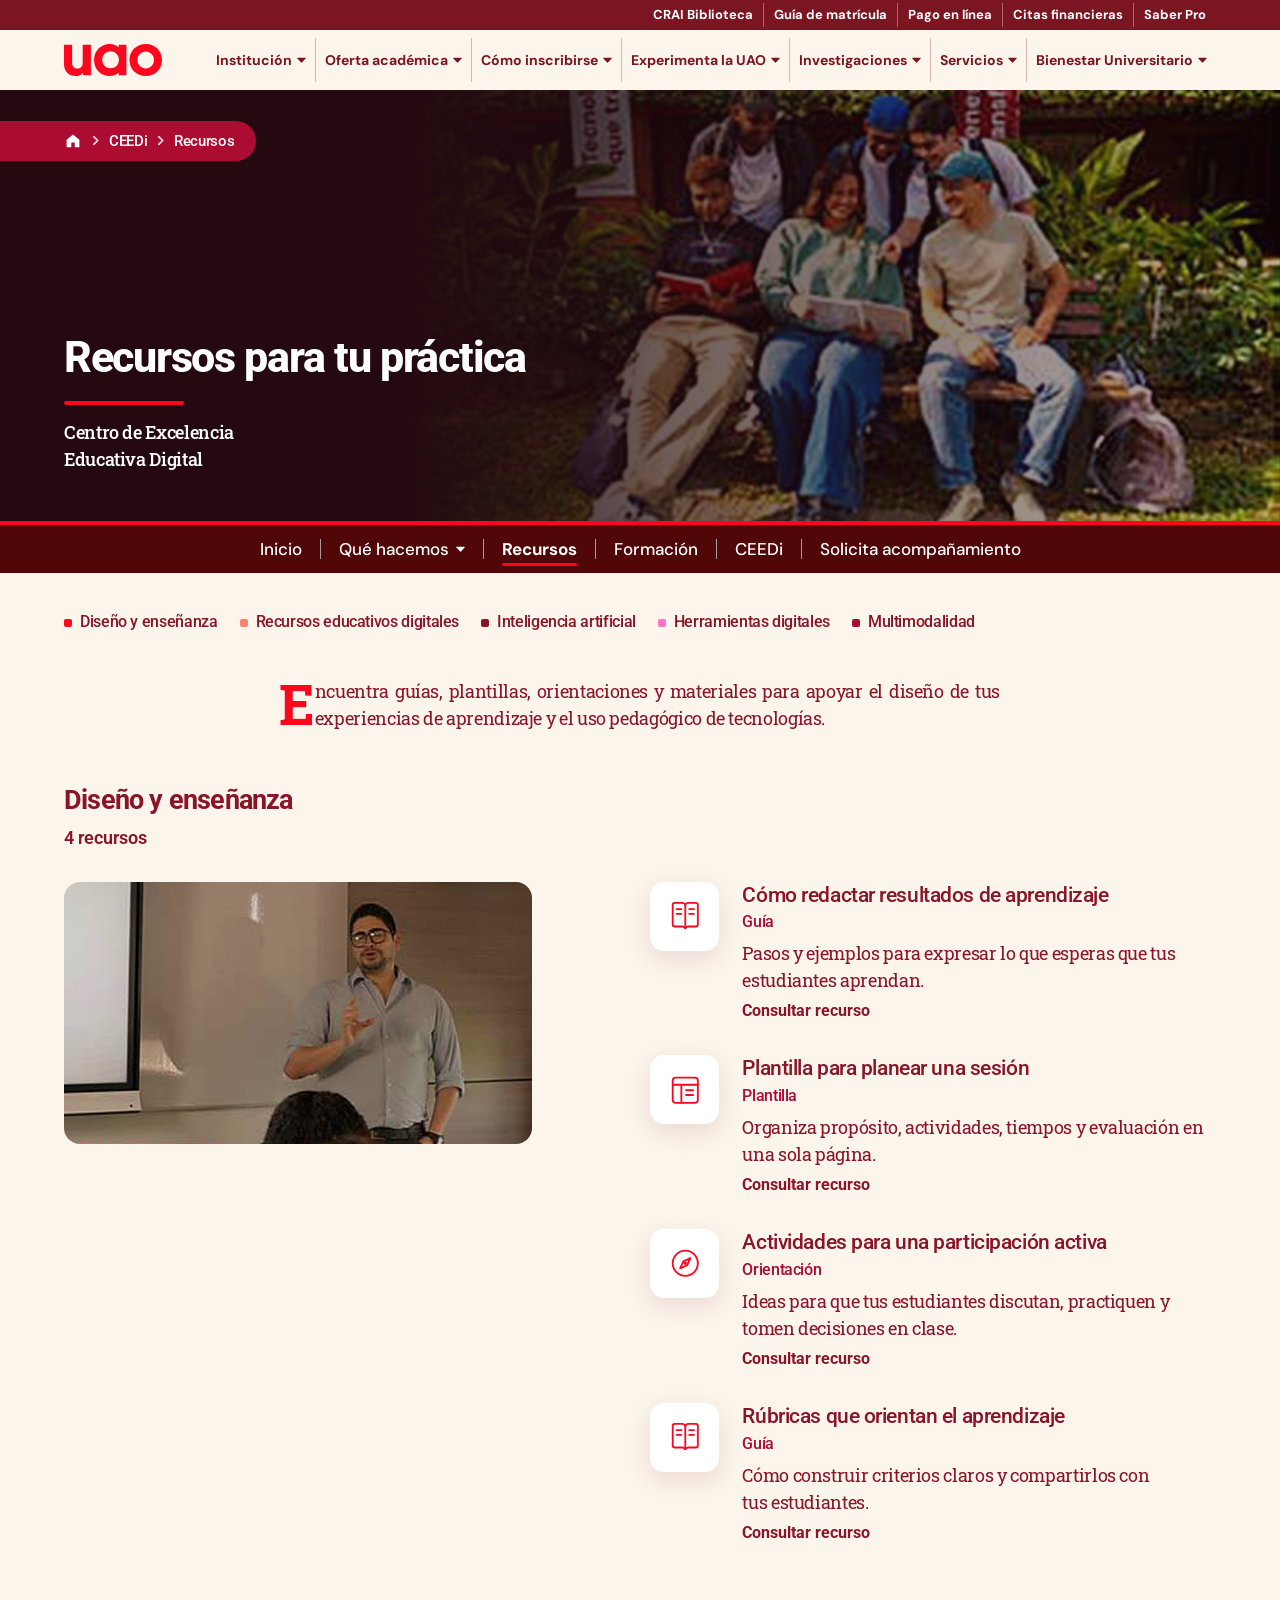
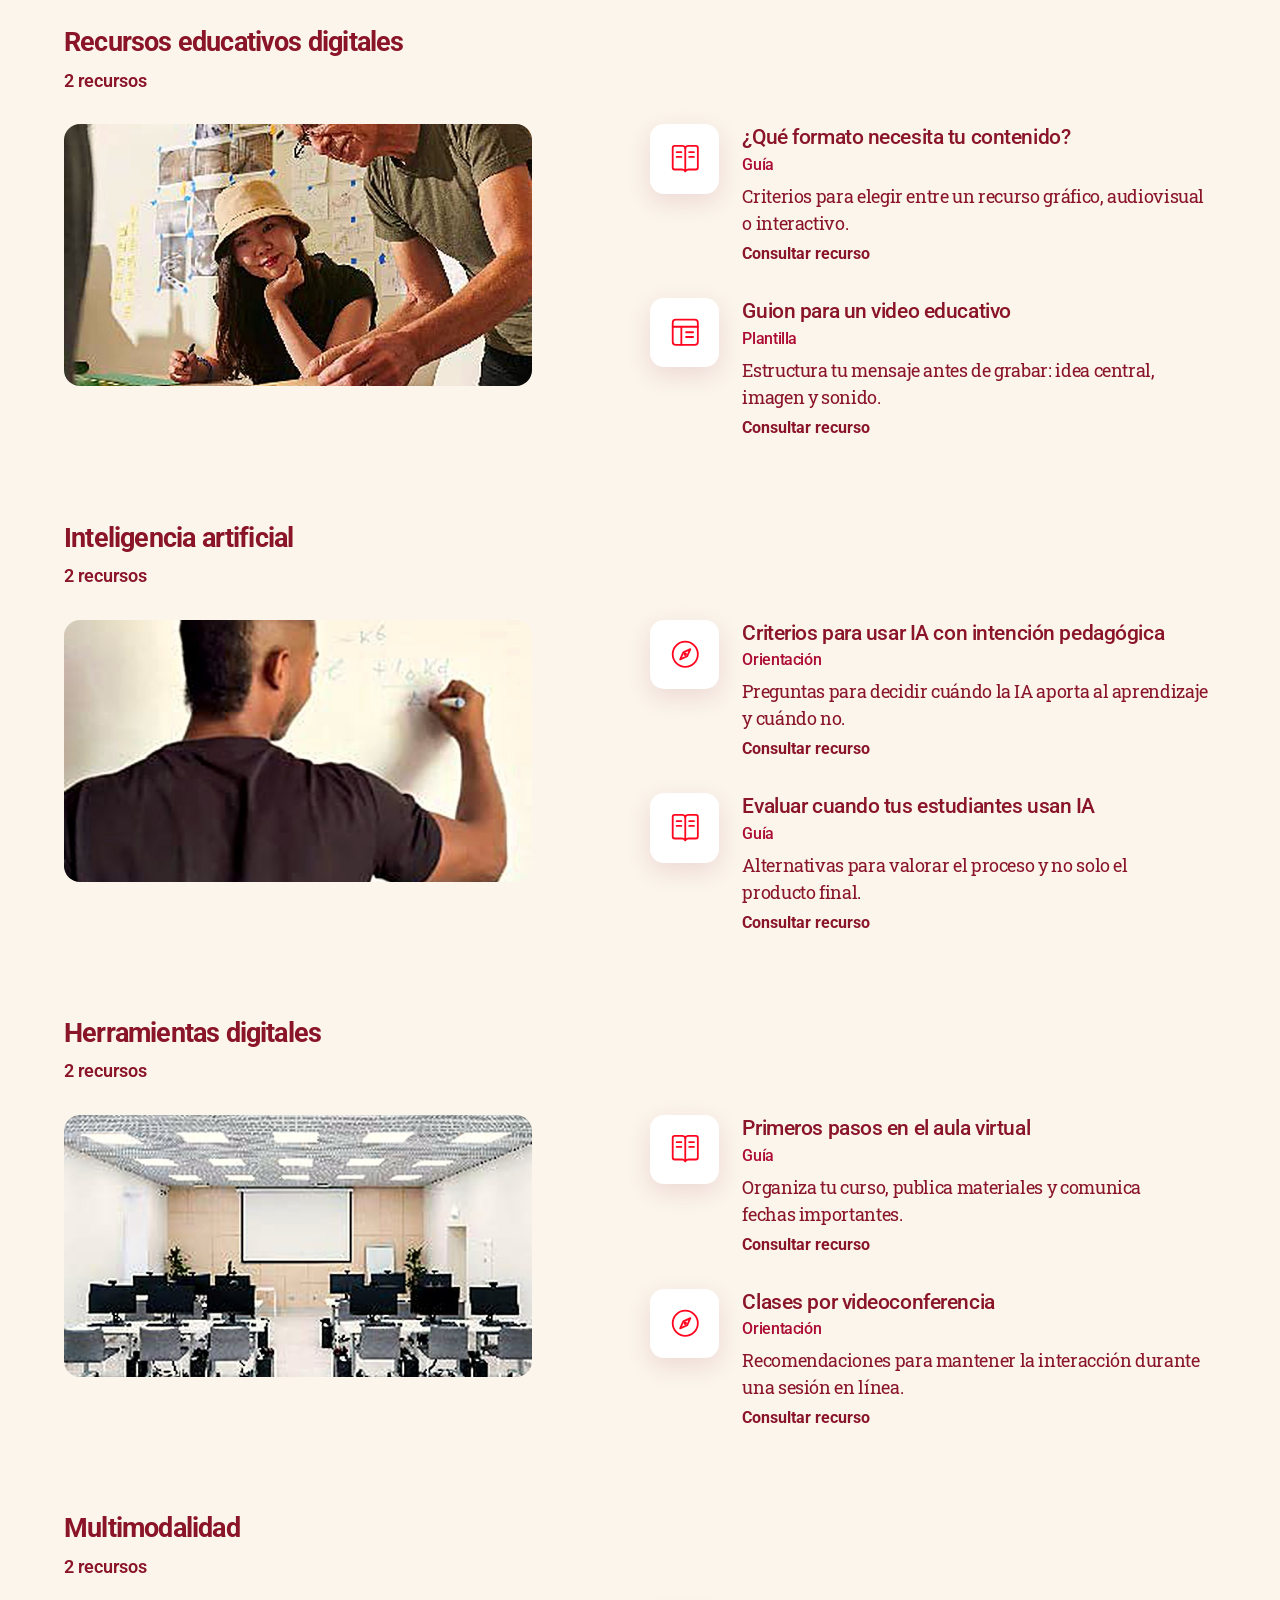
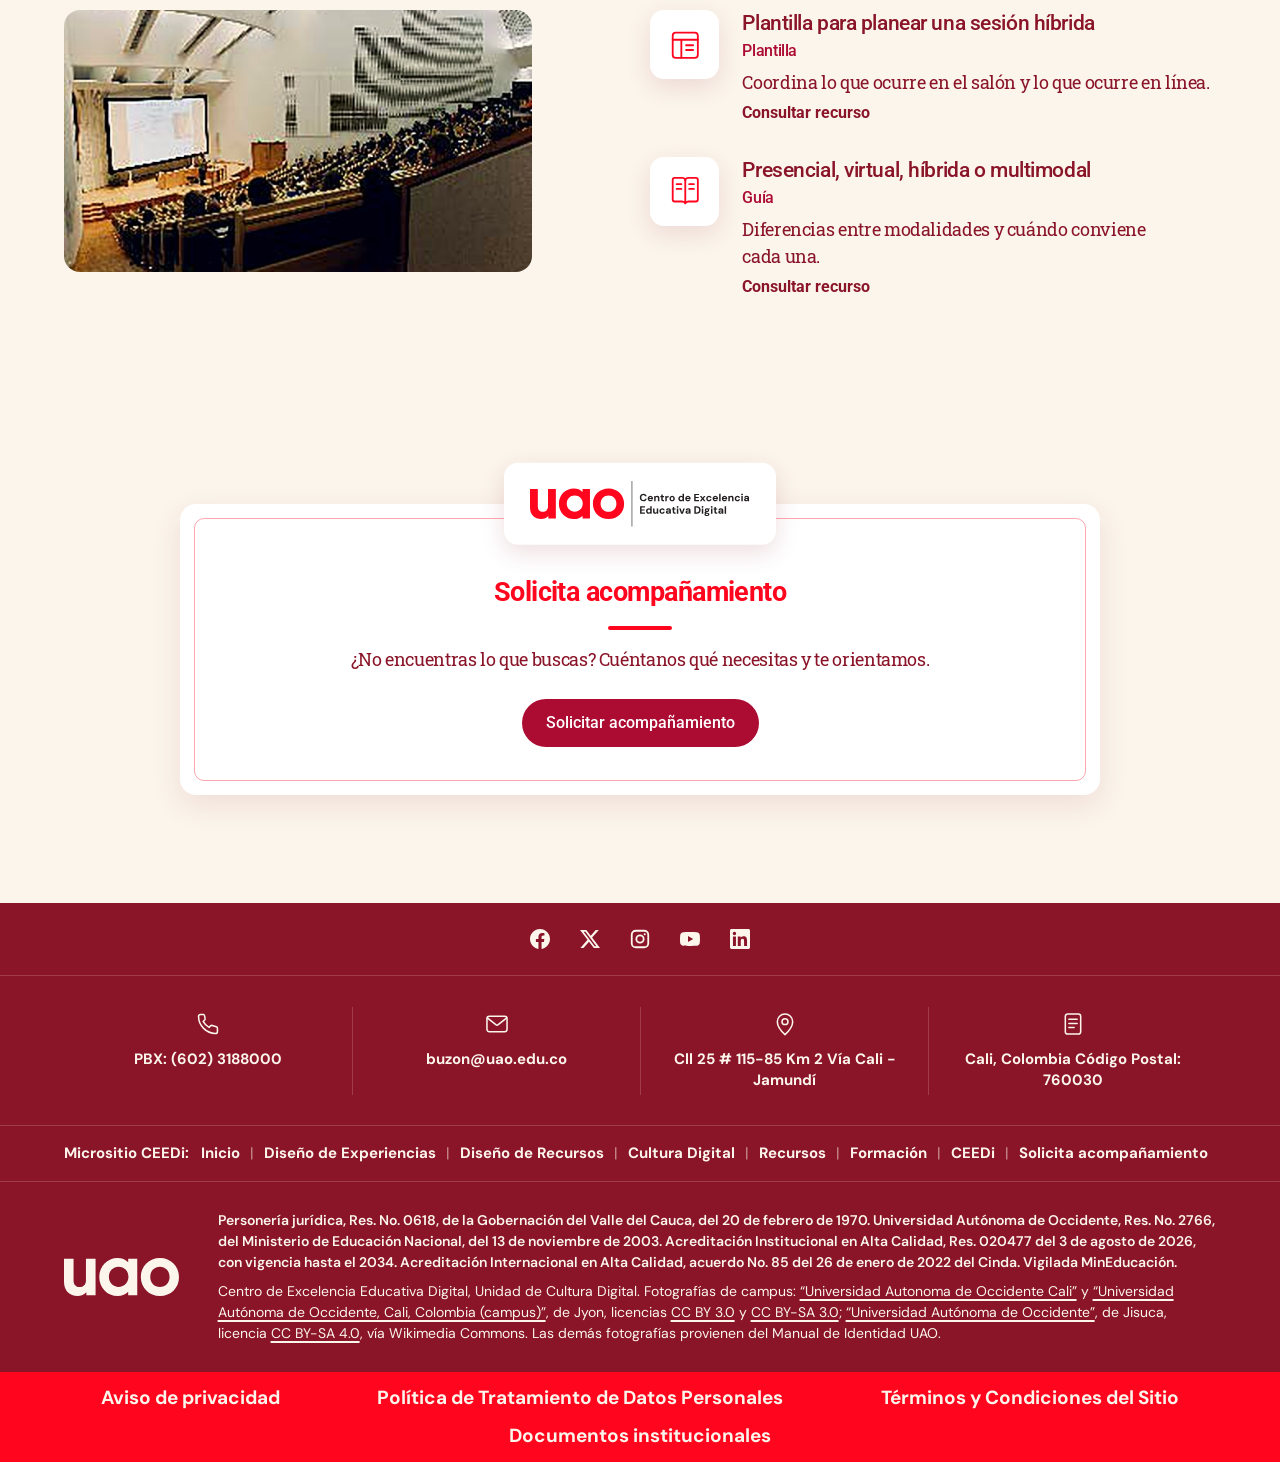
<file: recursos.html>
<!DOCTYPE html>
<html lang="es">
<head>
<meta charset="utf-8">
<meta name="viewport" content="width=device-width, initial-scale=1">
<title>Recursos para tu práctica · CEEDi · UAO</title>
<meta name="description" content="Encuentra guías, plantillas, orientaciones y materiales para apoyar el diseño de tus experiencias de aprendizaje y el uso pedagógico de tecnologías.">
<meta name="theme-color" content="#8A1428">
<link rel="icon" href="assets/logo/favicon.svg" type="image/svg+xml">
<link rel="preload" href="assets/fonts/dm-sans-latin-wght-normal.woff2" as="font" type="font/woff2" crossorigin>
<link rel="preconnect" href="https://fonts.googleapis.com">
<link rel="preconnect" href="https://fonts.gstatic.com" crossorigin>
<link rel="stylesheet" href="https://fonts.googleapis.com/css2?family=Roboto:wght@300;400;500;700;800&family=Roboto+Slab:wght@400;500;700&display=swap">
<link rel="stylesheet" href="assets/css/site.css?v=5acd229c">
<script>document.documentElement.classList.add('js')</script>
</head>
<body>

<a class="saltar" href="#contenido">Saltar al contenido</a>
<header class="uao" id="arriba">
  <div class="uao__atajos">
    <ul><li><a href="https://www.uao.edu.co/biblioteca/">CRAI Biblioteca</a></li><li><a href="https://www.uao.edu.co/guia-de-matricula/">Guía de matrícula</a></li><li><a href="https://apps.uao.edu.co/apex/f?p=191:2::::::">Pago en línea</a></li><li><a href="https://sitios.uao.edu.co/financiacion/">Citas financieras</a></li><li><a href="https://saberpro.uao.edu.co/">Saber Pro</a></li></ul>
  </div>
  <div class="uao__barra">
    <a class="uao__marca" href="https://www.uao.edu.co/"><img src="assets/logo/uao-rojo.svg" width="102" height="34" alt="Universidad Autónoma de Occidente. Ir a uao.edu.co"></a>
    <button class="uao__abrir" type="button" aria-expanded="false" aria-controls="menu-uao">Menú</button>
    <nav class="uao__nav" id="menu-uao" aria-label="Universidad Autónoma de Occidente">
      <button class="uao__cerrar" type="button">Cerrar</button>
      <ul>
        
        <li class="uao__grupo" data-grupo>
          <button type="button" aria-expanded="false" aria-controls="uao-m0">Institución<svg class="uao__flecha" viewBox="0 0 12 8" fill="currentColor" aria-hidden="true"><path d="M.9 1h10.200a.6.6 0 0 1 .47.97L6.470 7.400a.6.6 0 0 1-.94 0L.430 1.970A.6.6 0 0 1 .9 1Z"/></svg></button>
          <ul class="uao__sub" id="uao-m0"><li><a href="https://www.uao.edu.co/nuestro-campus/">Nuestro Campus</a></li><li><a href="https://www.uao.edu.co/informacion-institucional/">Información institucional</a></li><li><a href="https://www.uao.edu.co/documentos-institucionales/">Documentos Institucionales</a></li><li><a href="https://www.uao.edu.co/simbolos/">Símbolos institucionales</a></li><li><a href="https://www.uao.edu.co/organos-de-gobierno-institucionales/">Órganos de Gobierno Institucionales</a></li><li><a href="https://www.uao.edu.co/planeacion-y-efectividad-institucional-2/">Planeación y Efectividad Institucional</a></li><li><a href="https://www.uao.edu.co/directorio-general/">Directorio General</a></li><li><a href="https://www.uao.edu.co/lista-de-docentes/">Lista de profesores</a></li><li><a href="https://www.uao.edu.co/transparencia-y-acceso-a-la-informacion-publica/">Transparencia y acceso a la información pública</a></li><li><a href="https://www.uao.edu.co/trabajo-de-grado-uao">Trabajo de Grado</a></li><li><a href="https://www.uao.edu.co/pqrs/">PQRS</a></li></ul>
        </li>
        <li class="uao__grupo" data-grupo>
          <button type="button" aria-expanded="false" aria-controls="uao-m1">Oferta académica<svg class="uao__flecha" viewBox="0 0 12 8" fill="currentColor" aria-hidden="true"><path d="M.9 1h10.200a.6.6 0 0 1 .47.97L6.470 7.400a.6.6 0 0 1-.94 0L.430 1.970A.6.6 0 0 1 .9 1Z"/></svg></button>
          <ul class="uao__sub" id="uao-m1"><li><a href="https://www.uao.edu.co/oferta-academica/">¿En qué estás interesado?</a></li><li><a href="https://www.uao.edu.co/oferta-academica/pregrado/">Pregrados</a></li><li><a href="https://www.uao.edu.co/oferta-academica/posgrados/">Posgrados</a></li><li><a href="https://www.uao.edu.co/tecnologia/">Tecnologías</a></li><li><a href="https://www.uao.edu.co/oferta-academica/educacion-continua/">Educación para la Vida</a></li><li><a href="https://estudiarvirtual.uao.edu.co/">UAO Virtual</a></li><li><a href="https://www.uao.edu.co/consultoria-y-asesoria/">Consultorías y asesorías empresariales</a></li></ul>
        </li>
        <li class="uao__grupo" data-grupo>
          <button type="button" aria-expanded="false" aria-controls="uao-m2">Cómo inscribirse<svg class="uao__flecha" viewBox="0 0 12 8" fill="currentColor" aria-hidden="true"><path d="M.9 1h10.200a.6.6 0 0 1 .47.97L6.470 7.400a.6.6 0 0 1-.94 0L.430 1.970A.6.6 0 0 1 .9 1Z"/></svg></button>
          <ul class="uao__sub" id="uao-m2"><li><a href="https://www.uao.edu.co/pregrado/inscripcion-online-pregrado-y-tecnologia/">Inscripción para pregrado</a></li><li><a href="https://www.uao.edu.co/inscripcion-online-posgrado/">Inscripción para posgrado</a></li><li><a href="https://www.uao.edu.co/inscripcion-online-educacion-continua/">Inscripción para educación para la Vida</a></li><li><a href="https://www.uao.edu.co/becas-y-financiacion/">Becas y financiación</a></li><li><a href="https://www.uao.edu.co/opciones-de-transferencia-y-cambio/">Opciones de transferencia y cambio</a></li></ul>
        </li>
        <li class="uao__grupo" data-grupo>
          <button type="button" aria-expanded="false" aria-controls="uao-m3">Experimenta la UAO<svg class="uao__flecha" viewBox="0 0 12 8" fill="currentColor" aria-hidden="true"><path d="M.9 1h10.200a.6.6 0 0 1 .47.97L6.470 7.400a.6.6 0 0 1-.94 0L.430 1.970A.6.6 0 0 1 .9 1Z"/></svg></button>
          <ul class="uao__sub" id="uao-m3"><li><a href="https://www.uao.edu.co/razones-para-estudiar-en-la-uao/">¿Por qué estudiar en la UAO?</a></li><li><a href="https://www.uao.edu.co/opciones-de-internacionalizacion/">Opciones de internacionalización</a></li><li><a href="https://www.uao.edu.co/uao-labs/laboratorios-uao/">Laboratorios UAO</a></li><li><a href="https://www.uao.edu.co/nuestros-medios-uao/">Nuestros medios UAO</a></li><li><a href="https://www.uao.edu.co/nuestros-museos/">Nuestros museos UAO</a></li><li><a href="https://www.uao.edu.co/arte-y-cultura/">Actividades culturales y artísticas</a></li><li><a href="https://www.uao.edu.co/noticias/">Noticias</a></li><li><a href="https://www.uao.edu.co/evento/">Agenda de eventos</a></li></ul>
        </li>
        <li class="uao__grupo" data-grupo>
          <button type="button" aria-expanded="false" aria-controls="uao-m4">Investigaciones<svg class="uao__flecha" viewBox="0 0 12 8" fill="currentColor" aria-hidden="true"><path d="M.9 1h10.200a.6.6 0 0 1 .47.97L6.470 7.400a.6.6 0 0 1-.94 0L.430 1.970A.6.6 0 0 1 .9 1Z"/></svg></button>
          <ul class="uao__sub" id="uao-m4"><li><a href="https://www.uao.edu.co/investigaciones-uao/">Investigaciones</a></li><li><a href="https://www.uao.edu.co/quienes-somos-vicerrectoria-de-investigaciones-innovacion-y-emprendimiento/">¿Quiénes somos?</a></li><li><a href="https://www.uao.edu.co/servicios-investigaciones/">Servicios</a></li><li><a href="https://www.uao.edu.co/investigadores-uao/">Investigadores</a></li></ul>
        </li>
        <li class="uao__grupo" data-grupo>
          <button type="button" aria-expanded="false" aria-controls="uao-m5">Servicios<svg class="uao__flecha" viewBox="0 0 12 8" fill="currentColor" aria-hidden="true"><path d="M.9 1h10.200a.6.6 0 0 1 .47.97L6.470 7.400a.6.6 0 0 1-.94 0L.430 1.970A.6.6 0 0 1 .9 1Z"/></svg></button>
          <ul class="uao__sub" id="uao-m5"><li><a href="https://www.uao.edu.co/pua">Acceso a Portal Único de Aplicaciones, PUA</a></li><li><a href="https://www.uao.edu.co/servicios-institucionales/">Servicios institucionales</a></li><li><a href="https://www.uao.edu.co/becas-y-financiacion/">Servicios Financieros</a></li><li><a href="https://sitios.uao.edu.co/docentes/">Acceso al Portal del Profesor</a></li><li><a href="https://apps.uao.edu.co/apex/f?p=900">Acceso a Portal Estudiantil</a></li><li><a href="https://www.uao.edu.co/ingreso-a-portales/">Ingreso a más portales</a></li><li><a href="https://www.uao.edu.co/centros-de-servicio/">Centros de servicio</a></li><li><a href="https://www.uao.edu.co/procesos-y-tramites-administrativos/">Procesos y trámites administrativos</a></li><li><a href="https://idiomas.uao.edu.co/oferta-para-externos/">Centro de Idiomas</a></li><li><a href="https://www.uao.edu.co/egresados/">Egresados</a></li></ul>
        </li>
        <li class="uao__grupo" data-grupo>
          <button type="button" aria-expanded="false" aria-controls="uao-m6">Bienestar Universitario<svg class="uao__flecha" viewBox="0 0 12 8" fill="currentColor" aria-hidden="true"><path d="M.9 1h10.200a.6.6 0 0 1 .47.97L6.470 7.400a.6.6 0 0 1-.94 0L.430 1.970A.6.6 0 0 1 .9 1Z"/></svg></button>
          <ul class="uao__sub" id="uao-m6"><li><a href="https://www.uao.edu.co/arte-y-cultura/">Arte y Cultura</a></li><li><a href="https://estudiarvirtual.uao.edu.co/bienestar/">Bienestar en Línea</a></li><li><a href="https://www.uao.edu.co/casa/">CASA</a></li><li><a href="https://bienestar.uao.edu.co/centro-para-la-excelencia-academica/">Centro para la Excelencia Académica</a></li><li><a href="https://www.uao.edu.co/deporte-y-recreacion/">Deporte y Recreación</a></li><li><a href="https://www.uao.edu.co/formacion-integral/">Desarrollo Humano</a></li><li><a href="https://www.uao.edu.co/informacion-y-politicas/">Información y Políticas</a></li></ul>
        </li>
      </ul>
    </nav>
  </div>
</header>
<main id="contenido">


<section class="cabezote">
  <div class="cabezote__fondo">
    <figure class="cabezote__foto" style="--foco-img:50% 50%"><img src="assets/img/lectura-campus.jpg" width="568" height="404" alt="" fetchpriority="high" decoding="async"></figure>
  </div>
  <nav class="migas" aria-label="Migas de pan">
    <ol>
      <li><a href="https://www.uao.edu.co/"><svg viewBox="0 0 24 24" width="18" height="18" fill="currentColor" aria-hidden="true"><path d="M12 3.2 3.5 10.2v10.1h6.2v-6.3h4.6v6.3h6.2V10.2L12 3.2Z"/></svg><span class="sr">Universidad Autónoma de Occidente</span></a></li>
      <li><svg class="migas__sep" viewBox="0 0 8 12" width="7" height="11" fill="none" stroke="currentColor" stroke-width="2" stroke-linecap="round" stroke-linejoin="round" aria-hidden="true"><path d="M2 1.5 6.5 6 2 10.5"/></svg><a href="index.html">CEEDi</a></li><li><svg class="migas__sep" viewBox="0 0 8 12" width="7" height="11" fill="none" stroke="currentColor" stroke-width="2" stroke-linecap="round" stroke-linejoin="round" aria-hidden="true"><path d="M2 1.5 6.5 6 2 10.5"/></svg><span aria-current="page">Recursos</span></li>
    </ol>
  </nav>
  <div class="cabezote__texto">
    <h1 class="lines"><span class="line"><span data-line style="--i:0">Recursos para tu práctica</span></span></h1>
    <span class="cabezote__linea" aria-hidden="true" data-llega style="--d:360ms"></span>
    <p class="cabezote__lema" data-llega style="--d:420ms">Centro de Excelencia<br>Educativa Digital</p>
  </div>
</section>

<nav class="subnav" aria-label="Secciones del CEEDi">
  <button class="subnav__abrir" type="button" aria-expanded="false" aria-controls="subnav-lista">Secciones del CEEDi<svg class="subnav__flecha" viewBox="0 0 12 8" fill="currentColor" aria-hidden="true"><path d="M.9 1h10.200a.6.6 0 0 1 .47.97L6.470 7.400a.6.6 0 0 1-.94 0L.430 1.970A.6.6 0 0 1 .9 1Z"/></svg></button>
  <ul class="subnav__lista" id="subnav-lista">
    
    <li><a href="index.html">Inicio</a></li>
    <li class="subnav__grupo" data-grupo>
      <button type="button" aria-expanded="false" aria-controls="subnav-areas">Qué hacemos<svg class="subnav__flecha" viewBox="0 0 12 8" fill="currentColor" aria-hidden="true"><path d="M.9 1h10.200a.6.6 0 0 1 .47.97L6.470 7.400a.6.6 0 0 1-.94 0L.430 1.970A.6.6 0 0 1 .9 1Z"/></svg></button>
      <ul class="subnav__sub" id="subnav-areas"><li><a href="diseno-de-experiencias.html">Diseño de Experiencias</a></li><li><a href="diseno-de-recursos.html">Diseño de Recursos</a></li><li><a href="cultura-digital.html">Cultura Digital</a></li></ul>
    </li>
    <li><a href="recursos.html" aria-current="page">Recursos</a></li>
    <li><a href="formacion.html">Formación</a></li>
    <li><a href="ceedi.html">CEEDi</a></li>
    <li><a href="solicita-acompanamiento.html">Solicita acompañamiento</a></li>
  </ul>
</nav>

<nav class="saltos" aria-label="Categorías de recursos" id="banco">
  <a href="#diseno-y-ensenanza"><span class="vineta" aria-hidden="true"></span><span>Diseño y enseñanza</span></a><a href="#recursos-educativos-digitales"><span class="vineta" aria-hidden="true"></span><span>Recursos educativos digitales</span></a><a href="#inteligencia-artificial"><span class="vineta" aria-hidden="true"></span><span>Inteligencia artificial</span></a><a href="#herramientas-digitales"><span class="vineta" aria-hidden="true"></span><span>Herramientas digitales</span></a><a href="#multimodalidad"><span class="vineta" aria-hidden="true"></span><span>Multimodalidad</span></a>
</nav>

<section class="intro" aria-label="Presentación">
  <p class="intro__texto" data-sube>Encuentra guías, plantillas, orientaciones y materiales para apoyar el diseño de tus experiencias de aprendizaje y el uso pedagógico de tecnologías.</p>
  
</section>

<div class="seccion" style="padding-top:clamp(32px,4vw,56px)">
  
  <section class="categoria" id="diseno-y-ensenanza" aria-labelledby="diseno-y-ensenanza-t">
    <div class="categoria__cab">
      <h2 id="diseno-y-ensenanza-t" data-sube>Diseño y enseñanza</h2>
      <span class="categoria__cuenta">4 recursos</span>
    </div>
    <figure class="categoria__foto caja foto-fondo" data-abre><img src="assets/img/profesor-en-aula.jpg" width="1000" height="416" alt="Profesor explicando de pie frente a su grupo en un salón de clase de la UAO" loading="lazy" decoding="async"></figure>
    <ul class="categoria__lista">
      
<li class="recurso" data-fila style="--d:0ms">
  <span class="caja-icono" aria-hidden="true"><svg viewBox="0 0 44 44" fill="none" stroke="currentColor" stroke-width="2.3" stroke-linecap="round" stroke-linejoin="round"><path d="M6 7.5C6 6.1 7.1 5 8.5 5H18c1.9 0 3.5 1.1 4 2.7.5-1.6 2.1-2.7 4-2.7h9.5C36.9 5 38 6.1 38 7.5v25c0 1.4-1.1 2.5-2.5 2.5H26c-1.9 0-3.5 1-4 2.5-.5-1.5-2.1-2.5-4-2.5H8.5C7.1 35 6 33.9 6 32.5v-25Z"/><path d="M22 8v29"/><path d="M11 13h6M11 19h6M27 13h6M27 19h6"/></svg></span>
  <div>
    <div class="recurso__cab"><h3>Cómo redactar resultados de aprendizaje</h3><span class="recurso__tipo">Guía</span></div>
    <p>Pasos y ejemplos para expresar lo que esperas que tus estudiantes aprendan.</p>
    <a class="btn btn--ghost" href="#">Consultar recurso<span class="sr">: Cómo redactar resultados de aprendizaje</span></a>
  </div>
</li>
<li class="recurso" data-fila style="--d:70ms">
  <span class="caja-icono" aria-hidden="true"><svg viewBox="0 0 44 44" fill="none" stroke="currentColor" stroke-width="2.3" stroke-linecap="round" stroke-linejoin="round"><rect x="6" y="6" width="32" height="32" rx="4"/><path d="M6 15h32M17 15v23"/><path d="M23 22h9M23 28h9"/></svg></span>
  <div>
    <div class="recurso__cab"><h3>Plantilla para planear una sesión</h3><span class="recurso__tipo">Plantilla</span></div>
    <p>Organiza propósito, actividades, tiempos y evaluación en una sola página.</p>
    <a class="btn btn--ghost" href="#">Consultar recurso<span class="sr">: Plantilla para planear una sesión</span></a>
  </div>
</li>
<li class="recurso" data-fila style="--d:140ms">
  <span class="caja-icono" aria-hidden="true"><svg viewBox="0 0 44 44" fill="none" stroke="currentColor" stroke-width="2.3" stroke-linecap="round" stroke-linejoin="round"><circle cx="22" cy="22" r="16"/><path d="M28.5 15.5l-4 9-9 4 4-9 9-4Z"/><circle cx="22" cy="22" r="1"/></svg></span>
  <div>
    <div class="recurso__cab"><h3>Actividades para una participación activa</h3><span class="recurso__tipo">Orientación</span></div>
    <p>Ideas para que tus estudiantes discutan, practiquen y tomen decisiones en clase.</p>
    <a class="btn btn--ghost" href="#">Consultar recurso<span class="sr">: Actividades para una participación activa</span></a>
  </div>
</li>
<li class="recurso" data-fila style="--d:210ms">
  <span class="caja-icono" aria-hidden="true"><svg viewBox="0 0 44 44" fill="none" stroke="currentColor" stroke-width="2.3" stroke-linecap="round" stroke-linejoin="round"><path d="M6 7.5C6 6.1 7.1 5 8.5 5H18c1.9 0 3.5 1.1 4 2.7.5-1.6 2.1-2.7 4-2.7h9.5C36.9 5 38 6.1 38 7.5v25c0 1.4-1.1 2.5-2.5 2.5H26c-1.9 0-3.5 1-4 2.5-.5-1.5-2.1-2.5-4-2.5H8.5C7.1 35 6 33.9 6 32.5v-25Z"/><path d="M22 8v29"/><path d="M11 13h6M11 19h6M27 13h6M27 19h6"/></svg></span>
  <div>
    <div class="recurso__cab"><h3>Rúbricas que orientan el aprendizaje</h3><span class="recurso__tipo">Guía</span></div>
    <p>Cómo construir criterios claros y compartirlos con tus estudiantes.</p>
    <a class="btn btn--ghost" href="#">Consultar recurso<span class="sr">: Rúbricas que orientan el aprendizaje</span></a>
  </div>
</li>
    </ul>
  </section>
  <section class="categoria" id="recursos-educativos-digitales" aria-labelledby="recursos-educativos-digitales-t">
    <div class="categoria__cab">
      <h2 id="recursos-educativos-digitales-t" data-sube>Recursos educativos digitales</h2>
      <span class="categoria__cuenta">2 recursos</span>
    </div>
    <figure class="categoria__foto caja foto-fondo" data-abre><img src="assets/img/diseno-en-equipo.jpg" width="678" height="640" alt="Dos personas trabajan juntas sobre una mesa de diseño, frente a una pared con bocetos" loading="lazy" decoding="async"></figure>
    <ul class="categoria__lista">
      
<li class="recurso" data-fila style="--d:0ms">
  <span class="caja-icono" aria-hidden="true"><svg viewBox="0 0 44 44" fill="none" stroke="currentColor" stroke-width="2.3" stroke-linecap="round" stroke-linejoin="round"><path d="M6 7.5C6 6.1 7.1 5 8.5 5H18c1.9 0 3.5 1.1 4 2.7.5-1.6 2.1-2.7 4-2.7h9.5C36.9 5 38 6.1 38 7.5v25c0 1.4-1.1 2.5-2.5 2.5H26c-1.9 0-3.5 1-4 2.5-.5-1.5-2.1-2.5-4-2.5H8.5C7.1 35 6 33.9 6 32.5v-25Z"/><path d="M22 8v29"/><path d="M11 13h6M11 19h6M27 13h6M27 19h6"/></svg></span>
  <div>
    <div class="recurso__cab"><h3>¿Qué formato necesita tu contenido?</h3><span class="recurso__tipo">Guía</span></div>
    <p>Criterios para elegir entre un recurso gráfico, audiovisual o interactivo.</p>
    <a class="btn btn--ghost" href="#">Consultar recurso<span class="sr">: ¿Qué formato necesita tu contenido?</span></a>
  </div>
</li>
<li class="recurso" data-fila style="--d:70ms">
  <span class="caja-icono" aria-hidden="true"><svg viewBox="0 0 44 44" fill="none" stroke="currentColor" stroke-width="2.3" stroke-linecap="round" stroke-linejoin="round"><rect x="6" y="6" width="32" height="32" rx="4"/><path d="M6 15h32M17 15v23"/><path d="M23 22h9M23 28h9"/></svg></span>
  <div>
    <div class="recurso__cab"><h3>Guion para un video educativo</h3><span class="recurso__tipo">Plantilla</span></div>
    <p>Estructura tu mensaje antes de grabar: idea central, imagen y sonido.</p>
    <a class="btn btn--ghost" href="#">Consultar recurso<span class="sr">: Guion para un video educativo</span></a>
  </div>
</li>
    </ul>
  </section>
  <section class="categoria" id="inteligencia-artificial" aria-labelledby="inteligencia-artificial-t">
    <div class="categoria__cab">
      <h2 id="inteligencia-artificial-t" data-sube>Inteligencia artificial</h2>
      <span class="categoria__cuenta">2 recursos</span>
    </div>
    <figure class="categoria__foto caja foto-fondo" data-abre><img src="assets/img/tablero.jpg" width="558" height="476" alt="Persona de espaldas escribiendo una fórmula en un tablero blanco" loading="lazy" decoding="async"></figure>
    <ul class="categoria__lista">
      
<li class="recurso" data-fila style="--d:0ms">
  <span class="caja-icono" aria-hidden="true"><svg viewBox="0 0 44 44" fill="none" stroke="currentColor" stroke-width="2.3" stroke-linecap="round" stroke-linejoin="round"><circle cx="22" cy="22" r="16"/><path d="M28.5 15.5l-4 9-9 4 4-9 9-4Z"/><circle cx="22" cy="22" r="1"/></svg></span>
  <div>
    <div class="recurso__cab"><h3>Criterios para usar IA con intención pedagógica</h3><span class="recurso__tipo">Orientación</span></div>
    <p>Preguntas para decidir cuándo la IA aporta al aprendizaje y cuándo no.</p>
    <a class="btn btn--ghost" href="#">Consultar recurso<span class="sr">: Criterios para usar IA con intención pedagógica</span></a>
  </div>
</li>
<li class="recurso" data-fila style="--d:70ms">
  <span class="caja-icono" aria-hidden="true"><svg viewBox="0 0 44 44" fill="none" stroke="currentColor" stroke-width="2.3" stroke-linecap="round" stroke-linejoin="round"><path d="M6 7.5C6 6.1 7.1 5 8.5 5H18c1.9 0 3.5 1.1 4 2.7.5-1.6 2.1-2.7 4-2.7h9.5C36.9 5 38 6.1 38 7.5v25c0 1.4-1.1 2.5-2.5 2.5H26c-1.9 0-3.5 1-4 2.5-.5-1.5-2.1-2.5-4-2.5H8.5C7.1 35 6 33.9 6 32.5v-25Z"/><path d="M22 8v29"/><path d="M11 13h6M11 19h6M27 13h6M27 19h6"/></svg></span>
  <div>
    <div class="recurso__cab"><h3>Evaluar cuando tus estudiantes usan IA</h3><span class="recurso__tipo">Guía</span></div>
    <p>Alternativas para valorar el proceso y no solo el producto final.</p>
    <a class="btn btn--ghost" href="#">Consultar recurso<span class="sr">: Evaluar cuando tus estudiantes usan IA</span></a>
  </div>
</li>
    </ul>
  </section>
  <section class="categoria" id="herramientas-digitales" aria-labelledby="herramientas-digitales-t">
    <div class="categoria__cab">
      <h2 id="herramientas-digitales-t" data-sube>Herramientas digitales</h2>
      <span class="categoria__cuenta">2 recursos</span>
    </div>
    <figure class="categoria__foto caja foto-fondo" data-abre><img src="assets/img/sala-de-computo.jpg" width="570" height="404" alt="Sala de cómputo de la Universidad, con puestos de trabajo y una pantalla de proyección" loading="lazy" decoding="async"></figure>
    <ul class="categoria__lista">
      
<li class="recurso" data-fila style="--d:0ms">
  <span class="caja-icono" aria-hidden="true"><svg viewBox="0 0 44 44" fill="none" stroke="currentColor" stroke-width="2.3" stroke-linecap="round" stroke-linejoin="round"><path d="M6 7.5C6 6.1 7.1 5 8.5 5H18c1.9 0 3.5 1.1 4 2.7.5-1.6 2.1-2.7 4-2.7h9.5C36.9 5 38 6.1 38 7.5v25c0 1.4-1.1 2.5-2.5 2.5H26c-1.9 0-3.5 1-4 2.5-.5-1.5-2.1-2.5-4-2.5H8.5C7.1 35 6 33.9 6 32.5v-25Z"/><path d="M22 8v29"/><path d="M11 13h6M11 19h6M27 13h6M27 19h6"/></svg></span>
  <div>
    <div class="recurso__cab"><h3>Primeros pasos en el aula virtual</h3><span class="recurso__tipo">Guía</span></div>
    <p>Organiza tu curso, publica materiales y comunica fechas importantes.</p>
    <a class="btn btn--ghost" href="#">Consultar recurso<span class="sr">: Primeros pasos en el aula virtual</span></a>
  </div>
</li>
<li class="recurso" data-fila style="--d:70ms">
  <span class="caja-icono" aria-hidden="true"><svg viewBox="0 0 44 44" fill="none" stroke="currentColor" stroke-width="2.3" stroke-linecap="round" stroke-linejoin="round"><circle cx="22" cy="22" r="16"/><path d="M28.5 15.5l-4 9-9 4 4-9 9-4Z"/><circle cx="22" cy="22" r="1"/></svg></span>
  <div>
    <div class="recurso__cab"><h3>Clases por videoconferencia</h3><span class="recurso__tipo">Orientación</span></div>
    <p>Recomendaciones para mantener la interacción durante una sesión en línea.</p>
    <a class="btn btn--ghost" href="#">Consultar recurso<span class="sr">: Clases por videoconferencia</span></a>
  </div>
</li>
    </ul>
  </section>
  <section class="categoria" id="multimodalidad" aria-labelledby="multimodalidad-t">
    <div class="categoria__cab">
      <h2 id="multimodalidad-t" data-sube>Multimodalidad</h2>
      <span class="categoria__cuenta">2 recursos</span>
    </div>
    <figure class="categoria__foto caja foto-fondo" data-abre><img src="assets/img/auditorio.jpg" width="570" height="406" alt="Auditorio con público frente a una pantalla" loading="lazy" decoding="async"></figure>
    <ul class="categoria__lista">
      
<li class="recurso" data-fila style="--d:0ms">
  <span class="caja-icono" aria-hidden="true"><svg viewBox="0 0 44 44" fill="none" stroke="currentColor" stroke-width="2.3" stroke-linecap="round" stroke-linejoin="round"><rect x="6" y="6" width="32" height="32" rx="4"/><path d="M6 15h32M17 15v23"/><path d="M23 22h9M23 28h9"/></svg></span>
  <div>
    <div class="recurso__cab"><h3>Plantilla para planear una sesión híbrida</h3><span class="recurso__tipo">Plantilla</span></div>
    <p>Coordina lo que ocurre en el salón y lo que ocurre en línea.</p>
    <a class="btn btn--ghost" href="#">Consultar recurso<span class="sr">: Plantilla para planear una sesión híbrida</span></a>
  </div>
</li>
<li class="recurso" data-fila style="--d:70ms">
  <span class="caja-icono" aria-hidden="true"><svg viewBox="0 0 44 44" fill="none" stroke="currentColor" stroke-width="2.3" stroke-linecap="round" stroke-linejoin="round"><path d="M6 7.5C6 6.1 7.1 5 8.5 5H18c1.9 0 3.5 1.1 4 2.7.5-1.6 2.1-2.7 4-2.7h9.5C36.9 5 38 6.1 38 7.5v25c0 1.4-1.1 2.5-2.5 2.5H26c-1.9 0-3.5 1-4 2.5-.5-1.5-2.1-2.5-4-2.5H8.5C7.1 35 6 33.9 6 32.5v-25Z"/><path d="M22 8v29"/><path d="M11 13h6M11 19h6M27 13h6M27 19h6"/></svg></span>
  <div>
    <div class="recurso__cab"><h3>Presencial, virtual, híbrida o multimodal</h3><span class="recurso__tipo">Guía</span></div>
    <p>Diferencias entre modalidades y cuándo conviene cada una.</p>
    <a class="btn btn--ghost" href="#">Consultar recurso<span class="sr">: Presencial, virtual, híbrida o multimodal</span></a>
  </div>
</li>
    </ul>
  </section>
</div>


<section class="cierre" aria-labelledby="cierre-t">
  <div class="cierre__tarjeta" data-sube>
    <span class="cierre__sello"><img src="assets/logo/uao-ceedi.svg" width="265" height="56" alt="" loading="lazy"></span>
    <h2 class="cierre__titulo" id="cierre-t">Solicita acompañamiento</h2>
    <span class="cab-seccion__linea" aria-hidden="true"></span>
    <p class="cierre__texto">¿No encuentras lo que buscas? Cuéntanos qué necesitas y te orientamos.</p>
    
    <div class="acciones"><a class="btn" href="solicita-acompanamiento.html">Solicitar acompañamiento</a></div>
  </div>
</section>
</main>

<footer class="pie">
  <ul class="pie__redes" aria-label="Redes sociales de la Universidad">
    <li><a class="pie__red" href="https://www.facebook.com/universidadautonomadeoccidente" aria-label="Facebook"><svg viewBox="0 0 24 24" fill="currentColor" aria-hidden="true"><path d="M24 12.073c0-6.627-5.373-12-12-12s-12 5.373-12 12c0 5.990 4.388 10.954 10.125 11.854v-8.385H7.078v-3.470h3.047V9.430c0-3.007 1.792-4.669 4.533-4.669 1.312 0 2.686.235 2.686.235v2.953H15.830c-1.491 0-1.956.925-1.956 1.874v2.250h3.328l-.532 3.470h-2.796v8.385C19.612 23.027 24 18.062 24 12.073Z"/></svg></a></li><li><a class="pie__red" href="https://twitter.com/lauao" aria-label="X"><svg viewBox="0 0 24 24" fill="currentColor" aria-hidden="true"><path d="M18.901 1.153h3.680l-8.040 9.190L24 22.846h-7.406l-5.800-7.584-6.638 7.584H.474l8.600-9.830L0 1.154h7.594l5.243 6.932ZM17.610 20.644h2.039L6.486 3.240H4.298Z"/></svg></a></li><li><a class="pie__red" href="https://www.instagram.com/universidadautonomadeoccidente/" aria-label="Instagram"><svg viewBox="0 0 24 24" fill="currentColor" aria-hidden="true"><path fill-rule="evenodd" d="M7 1h10a6 6 0 0 1 6 6v10a6 6 0 0 1-6 6H7a6 6 0 0 1-6-6V7a6 6 0 0 1 6-6Zm0 2.200A3.800 3.800 0 0 0 3.200 7v10A3.800 3.800 0 0 0 7 20.800h10a3.800 3.800 0 0 0 3.800-3.800V7A3.800 3.800 0 0 0 17 3.200H7Zm5 3.300a5.500 5.500 0 1 1 0 11 5.500 5.500 0 0 1 0-11Zm0 2.200a3.300 3.300 0 1 0 0 6.600 3.300 3.300 0 0 0 0-6.600Zm5.700-3.700a1.300 1.300 0 1 1 0 2.600 1.300 1.300 0 0 1 0-2.600Z"/></svg></a></li><li><a class="pie__red" href="https://www.youtube.com/user/autonomadeocc" aria-label="YouTube"><svg viewBox="0 0 24 24" fill="currentColor" aria-hidden="true"><path fill-rule="evenodd" d="M23.500 6.200a3 3 0 0 0-2.100-2.100C19.500 3.600 12 3.600 12 3.600s-7.500 0-9.400.5A3 3 0 0 0 .5 6.200C0 8.100 0 12 0 12s0 3.900.5 5.800a3 3 0 0 0 2.100 2.100c1.900.5 9.400.5 9.400.5s7.500 0 9.400-.5a3 3 0 0 0 2.100-2.100c.5-1.900.5-5.800.5-5.800s0-3.900-.5-5.800ZM9.600 15.600V8.400l6.200 3.600-6.200 3.600Z"/></svg></a></li><li><a class="pie__red" href="https://www.linkedin.com/school/universidadautonomadeoccidente" aria-label="LinkedIn"><svg viewBox="0 0 24 24" fill="currentColor" aria-hidden="true"><path d="M20.447 20.452h-3.554v-5.569c0-1.328-.027-3.037-1.852-3.037-1.853 0-2.136 1.445-2.136 2.939v5.667H9.351V9h3.414v1.561h.046c.477-.9 1.637-1.850 3.370-1.850 3.601 0 4.267 2.370 4.267 5.455v6.286ZM5.337 7.433a2.062 2.062 0 0 1-2.063-2.065 2.064 2.064 0 1 1 2.063 2.065Zm1.782 13.019H3.555V9h3.564v11.452ZM22.225 0H1.771C.792 0 0 .774 0 1.729v20.542C0 23.227.792 24 1.771 24h20.451C23.200 24 24 23.227 24 22.271V1.729C24 .774 23.200 0 22.222 0h.003Z"/></svg></a></li>
  </ul>
  <ul class="pie__contacto">
    <li><svg viewBox="0 0 44 44" fill="none" stroke="currentColor" stroke-width="2.6" stroke-linecap="round" stroke-linejoin="round" aria-hidden="true"><path d="M14.500 6h-5C7.600 6 6 7.600 6 9.500 6 24.700 19.300 38 34.500 38c1.900 0 3.500-1.600 3.500-3.500v-5c0-1.200-.7-2.300-1.900-2.700l-6.800-2.300c-1-.3-2.200-.1-3 .7l-2.500 2.500c-4.300-2.200-7.800-5.700-10-10l2.500-2.500c.8-.8 1-2 .7-3l-.8-4C15.900 7 15.300 6 14.500 6Z"/></svg><span class="sr">Teléfono: </span><a href="tel:+576023188000">PBX: (602) 3188000</a></li><li><svg viewBox="0 0 44 44" fill="none" stroke="currentColor" stroke-width="2.6" stroke-linecap="round" stroke-linejoin="round" aria-hidden="true"><rect x="5" y="9" width="34" height="26" rx="4"/><path d="M6 12l14 11.2c1.2.9 2.8.9 4 0L38 12"/></svg><span class="sr">Correo: </span><a href="mailto:buzon@uao.edu.co">buzon@uao.edu.co</a></li><li><svg viewBox="0 0 44 44" fill="none" stroke="currentColor" stroke-width="2.6" stroke-linecap="round" stroke-linejoin="round" aria-hidden="true"><path d="M22 40S9 27.7 9 18a13 13 0 0 1 26 0c0 9.7-13 22-13 22Z"/><circle cx="22" cy="18" r="5"/></svg><span class="sr">Dirección: </span><span>Cll 25 # 115-85 Km 2 Vía Cali - Jamundí</span></li><li><svg viewBox="0 0 44 44" fill="none" stroke="currentColor" stroke-width="2.6" stroke-linecap="round" stroke-linejoin="round" aria-hidden="true"><rect x="9" y="5" width="26" height="34" rx="4"/><path d="M15 14h14M15 21h14M15 28h9"/></svg><span class="sr">Ciudad: </span><span>Cali, Colombia Código Postal: 760030</span></li>
  </ul>
  <nav class="pie__micro" aria-label="Mapa del micrositio">
    <strong>Micrositio CEEDi:</strong>
    <ul><li><a href="index.html">Inicio</a></li><li><a href="diseno-de-experiencias.html">Diseño de Experiencias</a></li><li><a href="diseno-de-recursos.html">Diseño de Recursos</a></li><li><a href="cultura-digital.html">Cultura Digital</a></li><li><a href="recursos.html">Recursos</a></li><li><a href="formacion.html">Formación</a></li><li><a href="ceedi.html">CEEDi</a></li><li><a href="solicita-acompanamiento.html">Solicita acompañamiento</a></li></ul>
  </nav>
  <div class="pie__institucion">
    <a class="pie__marca" href="https://www.uao.edu.co/"><img src="assets/logo/uao-crema.svg" width="132" height="43" alt="Universidad Autónoma de Occidente" loading="lazy"></a>
    <div>
      <p>Personería jurídica, Res. No. 0618, de la Gobernación del Valle del Cauca, del 20 de febrero de 1970. Universidad Autónoma de Occidente, Res. No. 2766, del Ministerio de Educación Nacional, del 13 de noviembre de 2003. Acreditación Institucional en Alta Calidad, Res. 020477 del 3 de agosto de 2026, con vigencia hasta el 2034. Acreditación Internacional en Alta Calidad, acuerdo No. 85 del 26 de enero de 2022 del Cinda. Vigilada MinEducación.</p>
      <p class="pie__creditos">Centro de Excelencia Educativa Digital, Unidad de Cultura Digital. Fotografías de campus: <a href="https://commons.wikimedia.org/w/index.php?curid=12123707">“Universidad Autonoma de Occidente Cali”</a> y <a href="https://commons.wikimedia.org/w/index.php?curid=23885498">“Universidad Autónoma de Occidente, Cali, Colombia (campus)”</a>, de Jyon, licencias <a href="https://creativecommons.org/licenses/by/3.0/">CC BY 3.0</a> y <a href="https://creativecommons.org/licenses/by-sa/3.0/">CC BY-SA 3.0</a>; <a href="https://commons.wikimedia.org/wiki/File:Universidad_Aut%C3%B3noma_de_Occidente.jpg">“Universidad Autónoma de Occidente”</a>, de Jisuca, licencia <a href="https://creativecommons.org/licenses/by-sa/4.0">CC BY-SA 4.0</a>, vía Wikimedia Commons. Las demás fotografías provienen del Manual de Identidad UAO.</p>
    </div>
  </div>
  <div class="pie__banda">
    <ul><li><a href="https://www.uao.edu.co/aviso-de-privacidad-de-la-universidad-autonoma-de-occidente/">Aviso de privacidad</a></li><li><a href="https://www.uao.edu.co/politica-proteccion-datos-uao/">Política de Tratamiento de Datos Personales</a></li><li><a href="https://www.uao.edu.co/terminos-y-condiciones-del-sitio/">Términos y Condiciones del Sitio</a></li><li><a href="https://www.uao.edu.co/documentos-institucionales/">Documentos institucionales</a></li></ul>
  </div>
</footer>
<a class="subir" href="#arriba"><span class="sr">Volver arriba</span><svg viewBox="0 0 12 8" width="14" height="9" fill="none" stroke="currentColor" stroke-width="2" stroke-linecap="round" stroke-linejoin="round" aria-hidden="true"><path d="M1.5 6.5 6 2l4.5 4.5"/></svg></a>
<script src="assets/js/site.js?v=43bf23ba" defer></script>
</body>
</html>
</file>
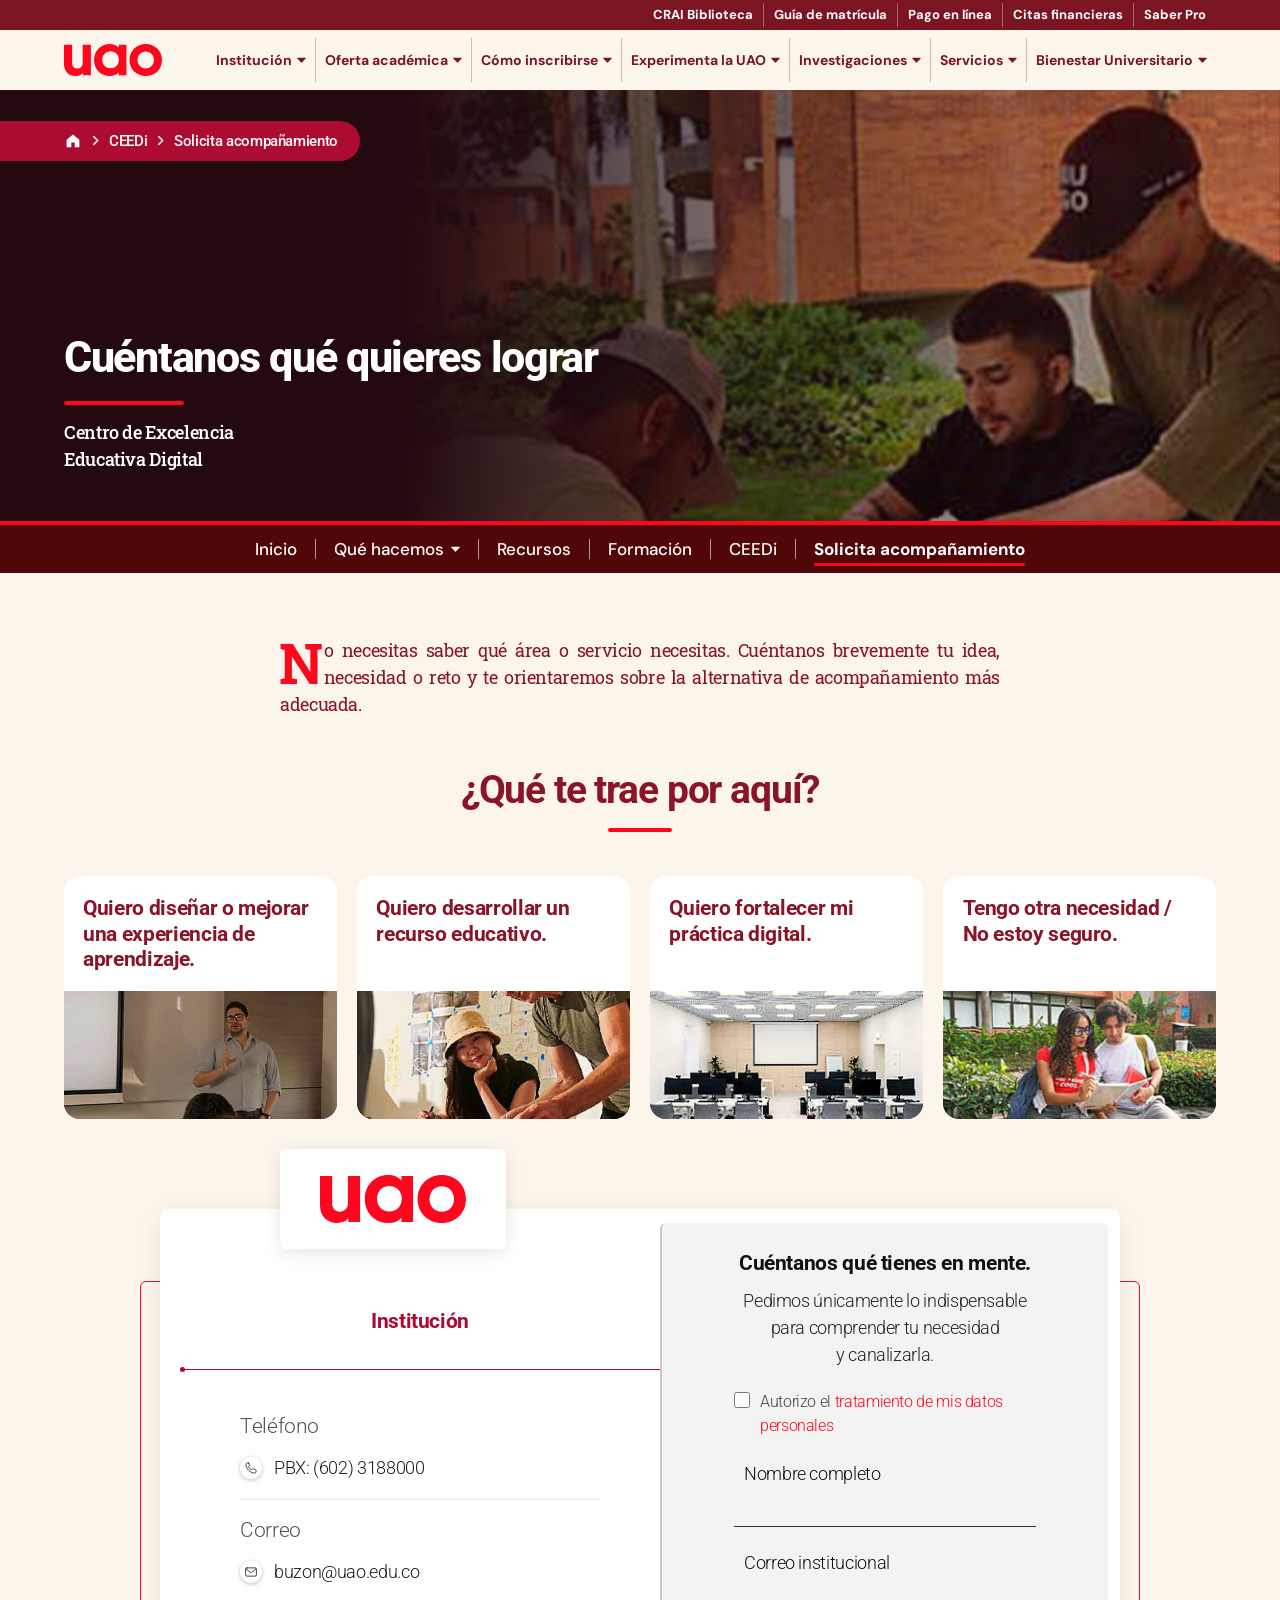
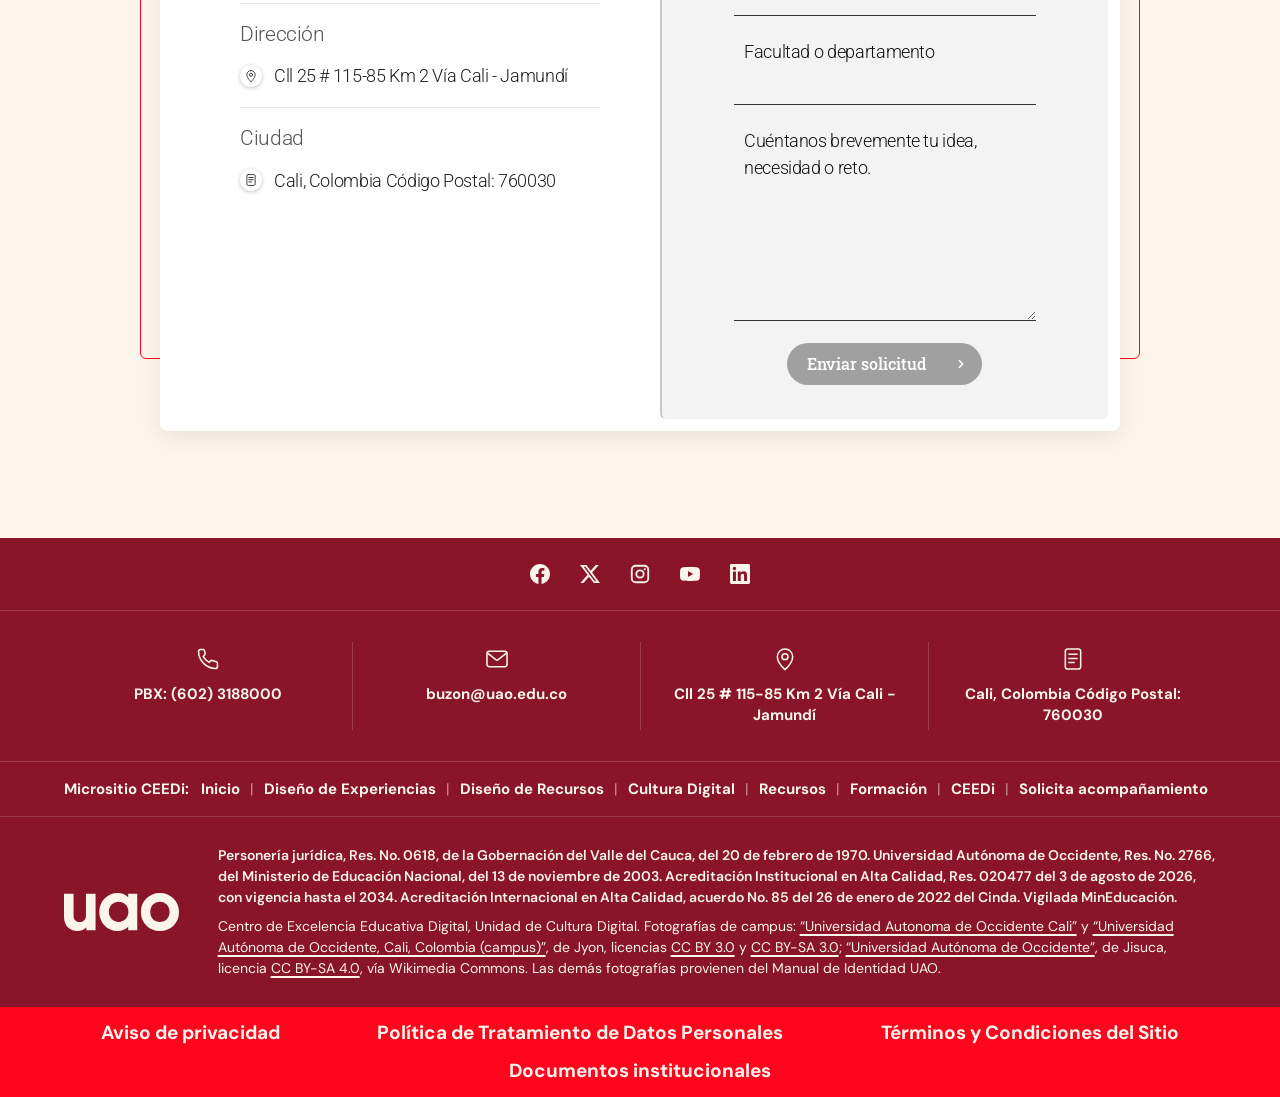
<file: solicita-acompanamiento.html>
<!DOCTYPE html>
<html lang="es">
<head>
<meta charset="utf-8">
<meta name="viewport" content="width=device-width, initial-scale=1">
<title>Solicita acompañamiento · CEEDi · UAO</title>
<meta name="description" content="No necesitas saber qué área o servicio necesitas. Cuéntanos brevemente tu idea, necesidad o reto y te orientaremos.">
<meta name="theme-color" content="#8A1428">
<link rel="icon" href="assets/logo/favicon.svg" type="image/svg+xml">
<link rel="preload" href="assets/fonts/dm-sans-latin-wght-normal.woff2" as="font" type="font/woff2" crossorigin>
<link rel="preconnect" href="https://fonts.googleapis.com">
<link rel="preconnect" href="https://fonts.gstatic.com" crossorigin>
<link rel="stylesheet" href="https://fonts.googleapis.com/css2?family=Roboto:wght@300;400;500;700;800&family=Roboto+Slab:wght@400;500;700&display=swap">
<link rel="stylesheet" href="assets/css/site.css?v=5acd229c">
<script>document.documentElement.classList.add('js')</script>
</head>
<body>

<a class="saltar" href="#contenido">Saltar al contenido</a>
<header class="uao" id="arriba">
  <div class="uao__atajos">
    <ul><li><a href="https://www.uao.edu.co/biblioteca/">CRAI Biblioteca</a></li><li><a href="https://www.uao.edu.co/guia-de-matricula/">Guía de matrícula</a></li><li><a href="https://apps.uao.edu.co/apex/f?p=191:2::::::">Pago en línea</a></li><li><a href="https://sitios.uao.edu.co/financiacion/">Citas financieras</a></li><li><a href="https://saberpro.uao.edu.co/">Saber Pro</a></li></ul>
  </div>
  <div class="uao__barra">
    <a class="uao__marca" href="https://www.uao.edu.co/"><img src="assets/logo/uao-rojo.svg" width="102" height="34" alt="Universidad Autónoma de Occidente. Ir a uao.edu.co"></a>
    <button class="uao__abrir" type="button" aria-expanded="false" aria-controls="menu-uao">Menú</button>
    <nav class="uao__nav" id="menu-uao" aria-label="Universidad Autónoma de Occidente">
      <button class="uao__cerrar" type="button">Cerrar</button>
      <ul>
        
        <li class="uao__grupo" data-grupo>
          <button type="button" aria-expanded="false" aria-controls="uao-m0">Institución<svg class="uao__flecha" viewBox="0 0 12 8" fill="currentColor" aria-hidden="true"><path d="M.9 1h10.200a.6.6 0 0 1 .47.97L6.470 7.400a.6.6 0 0 1-.94 0L.430 1.970A.6.6 0 0 1 .9 1Z"/></svg></button>
          <ul class="uao__sub" id="uao-m0"><li><a href="https://www.uao.edu.co/nuestro-campus/">Nuestro Campus</a></li><li><a href="https://www.uao.edu.co/informacion-institucional/">Información institucional</a></li><li><a href="https://www.uao.edu.co/documentos-institucionales/">Documentos Institucionales</a></li><li><a href="https://www.uao.edu.co/simbolos/">Símbolos institucionales</a></li><li><a href="https://www.uao.edu.co/organos-de-gobierno-institucionales/">Órganos de Gobierno Institucionales</a></li><li><a href="https://www.uao.edu.co/planeacion-y-efectividad-institucional-2/">Planeación y Efectividad Institucional</a></li><li><a href="https://www.uao.edu.co/directorio-general/">Directorio General</a></li><li><a href="https://www.uao.edu.co/lista-de-docentes/">Lista de profesores</a></li><li><a href="https://www.uao.edu.co/transparencia-y-acceso-a-la-informacion-publica/">Transparencia y acceso a la información pública</a></li><li><a href="https://www.uao.edu.co/trabajo-de-grado-uao">Trabajo de Grado</a></li><li><a href="https://www.uao.edu.co/pqrs/">PQRS</a></li></ul>
        </li>
        <li class="uao__grupo" data-grupo>
          <button type="button" aria-expanded="false" aria-controls="uao-m1">Oferta académica<svg class="uao__flecha" viewBox="0 0 12 8" fill="currentColor" aria-hidden="true"><path d="M.9 1h10.200a.6.6 0 0 1 .47.97L6.470 7.400a.6.6 0 0 1-.94 0L.430 1.970A.6.6 0 0 1 .9 1Z"/></svg></button>
          <ul class="uao__sub" id="uao-m1"><li><a href="https://www.uao.edu.co/oferta-academica/">¿En qué estás interesado?</a></li><li><a href="https://www.uao.edu.co/oferta-academica/pregrado/">Pregrados</a></li><li><a href="https://www.uao.edu.co/oferta-academica/posgrados/">Posgrados</a></li><li><a href="https://www.uao.edu.co/tecnologia/">Tecnologías</a></li><li><a href="https://www.uao.edu.co/oferta-academica/educacion-continua/">Educación para la Vida</a></li><li><a href="https://estudiarvirtual.uao.edu.co/">UAO Virtual</a></li><li><a href="https://www.uao.edu.co/consultoria-y-asesoria/">Consultorías y asesorías empresariales</a></li></ul>
        </li>
        <li class="uao__grupo" data-grupo>
          <button type="button" aria-expanded="false" aria-controls="uao-m2">Cómo inscribirse<svg class="uao__flecha" viewBox="0 0 12 8" fill="currentColor" aria-hidden="true"><path d="M.9 1h10.200a.6.6 0 0 1 .47.97L6.470 7.400a.6.6 0 0 1-.94 0L.430 1.970A.6.6 0 0 1 .9 1Z"/></svg></button>
          <ul class="uao__sub" id="uao-m2"><li><a href="https://www.uao.edu.co/pregrado/inscripcion-online-pregrado-y-tecnologia/">Inscripción para pregrado</a></li><li><a href="https://www.uao.edu.co/inscripcion-online-posgrado/">Inscripción para posgrado</a></li><li><a href="https://www.uao.edu.co/inscripcion-online-educacion-continua/">Inscripción para educación para la Vida</a></li><li><a href="https://www.uao.edu.co/becas-y-financiacion/">Becas y financiación</a></li><li><a href="https://www.uao.edu.co/opciones-de-transferencia-y-cambio/">Opciones de transferencia y cambio</a></li></ul>
        </li>
        <li class="uao__grupo" data-grupo>
          <button type="button" aria-expanded="false" aria-controls="uao-m3">Experimenta la UAO<svg class="uao__flecha" viewBox="0 0 12 8" fill="currentColor" aria-hidden="true"><path d="M.9 1h10.200a.6.6 0 0 1 .47.97L6.470 7.400a.6.6 0 0 1-.94 0L.430 1.970A.6.6 0 0 1 .9 1Z"/></svg></button>
          <ul class="uao__sub" id="uao-m3"><li><a href="https://www.uao.edu.co/razones-para-estudiar-en-la-uao/">¿Por qué estudiar en la UAO?</a></li><li><a href="https://www.uao.edu.co/opciones-de-internacionalizacion/">Opciones de internacionalización</a></li><li><a href="https://www.uao.edu.co/uao-labs/laboratorios-uao/">Laboratorios UAO</a></li><li><a href="https://www.uao.edu.co/nuestros-medios-uao/">Nuestros medios UAO</a></li><li><a href="https://www.uao.edu.co/nuestros-museos/">Nuestros museos UAO</a></li><li><a href="https://www.uao.edu.co/arte-y-cultura/">Actividades culturales y artísticas</a></li><li><a href="https://www.uao.edu.co/noticias/">Noticias</a></li><li><a href="https://www.uao.edu.co/evento/">Agenda de eventos</a></li></ul>
        </li>
        <li class="uao__grupo" data-grupo>
          <button type="button" aria-expanded="false" aria-controls="uao-m4">Investigaciones<svg class="uao__flecha" viewBox="0 0 12 8" fill="currentColor" aria-hidden="true"><path d="M.9 1h10.200a.6.6 0 0 1 .47.97L6.470 7.400a.6.6 0 0 1-.94 0L.430 1.970A.6.6 0 0 1 .9 1Z"/></svg></button>
          <ul class="uao__sub" id="uao-m4"><li><a href="https://www.uao.edu.co/investigaciones-uao/">Investigaciones</a></li><li><a href="https://www.uao.edu.co/quienes-somos-vicerrectoria-de-investigaciones-innovacion-y-emprendimiento/">¿Quiénes somos?</a></li><li><a href="https://www.uao.edu.co/servicios-investigaciones/">Servicios</a></li><li><a href="https://www.uao.edu.co/investigadores-uao/">Investigadores</a></li></ul>
        </li>
        <li class="uao__grupo" data-grupo>
          <button type="button" aria-expanded="false" aria-controls="uao-m5">Servicios<svg class="uao__flecha" viewBox="0 0 12 8" fill="currentColor" aria-hidden="true"><path d="M.9 1h10.200a.6.6 0 0 1 .47.97L6.470 7.400a.6.6 0 0 1-.94 0L.430 1.970A.6.6 0 0 1 .9 1Z"/></svg></button>
          <ul class="uao__sub" id="uao-m5"><li><a href="https://www.uao.edu.co/pua">Acceso a Portal Único de Aplicaciones, PUA</a></li><li><a href="https://www.uao.edu.co/servicios-institucionales/">Servicios institucionales</a></li><li><a href="https://www.uao.edu.co/becas-y-financiacion/">Servicios Financieros</a></li><li><a href="https://sitios.uao.edu.co/docentes/">Acceso al Portal del Profesor</a></li><li><a href="https://apps.uao.edu.co/apex/f?p=900">Acceso a Portal Estudiantil</a></li><li><a href="https://www.uao.edu.co/ingreso-a-portales/">Ingreso a más portales</a></li><li><a href="https://www.uao.edu.co/centros-de-servicio/">Centros de servicio</a></li><li><a href="https://www.uao.edu.co/procesos-y-tramites-administrativos/">Procesos y trámites administrativos</a></li><li><a href="https://idiomas.uao.edu.co/oferta-para-externos/">Centro de Idiomas</a></li><li><a href="https://www.uao.edu.co/egresados/">Egresados</a></li></ul>
        </li>
        <li class="uao__grupo" data-grupo>
          <button type="button" aria-expanded="false" aria-controls="uao-m6">Bienestar Universitario<svg class="uao__flecha" viewBox="0 0 12 8" fill="currentColor" aria-hidden="true"><path d="M.9 1h10.200a.6.6 0 0 1 .47.97L6.470 7.400a.6.6 0 0 1-.94 0L.430 1.970A.6.6 0 0 1 .9 1Z"/></svg></button>
          <ul class="uao__sub" id="uao-m6"><li><a href="https://www.uao.edu.co/arte-y-cultura/">Arte y Cultura</a></li><li><a href="https://estudiarvirtual.uao.edu.co/bienestar/">Bienestar en Línea</a></li><li><a href="https://www.uao.edu.co/casa/">CASA</a></li><li><a href="https://bienestar.uao.edu.co/centro-para-la-excelencia-academica/">Centro para la Excelencia Académica</a></li><li><a href="https://www.uao.edu.co/deporte-y-recreacion/">Deporte y Recreación</a></li><li><a href="https://www.uao.edu.co/formacion-integral/">Desarrollo Humano</a></li><li><a href="https://www.uao.edu.co/informacion-y-politicas/">Información y Políticas</a></li></ul>
        </li>
      </ul>
    </nav>
  </div>
</header>
<main id="contenido">


<section class="cabezote">
  <div class="cabezote__fondo">
    <figure class="cabezote__foto" style="--foco-img:50% 40%"><img src="assets/img/trabajo-en-grupo.jpg" width="552" height="472" alt="" fetchpriority="high" decoding="async"></figure>
  </div>
  <nav class="migas" aria-label="Migas de pan">
    <ol>
      <li><a href="https://www.uao.edu.co/"><svg viewBox="0 0 24 24" width="18" height="18" fill="currentColor" aria-hidden="true"><path d="M12 3.2 3.5 10.2v10.1h6.2v-6.3h4.6v6.3h6.2V10.2L12 3.2Z"/></svg><span class="sr">Universidad Autónoma de Occidente</span></a></li>
      <li><svg class="migas__sep" viewBox="0 0 8 12" width="7" height="11" fill="none" stroke="currentColor" stroke-width="2" stroke-linecap="round" stroke-linejoin="round" aria-hidden="true"><path d="M2 1.5 6.5 6 2 10.5"/></svg><a href="index.html">CEEDi</a></li><li><svg class="migas__sep" viewBox="0 0 8 12" width="7" height="11" fill="none" stroke="currentColor" stroke-width="2" stroke-linecap="round" stroke-linejoin="round" aria-hidden="true"><path d="M2 1.5 6.5 6 2 10.5"/></svg><span aria-current="page">Solicita acompañamiento</span></li>
    </ol>
  </nav>
  <div class="cabezote__texto">
    <h1 class="lines"><span class="line"><span data-line style="--i:0">Cuéntanos qué quieres lograr</span></span></h1>
    <span class="cabezote__linea" aria-hidden="true" data-llega style="--d:360ms"></span>
    <p class="cabezote__lema" data-llega style="--d:420ms">Centro de Excelencia<br>Educativa Digital</p>
  </div>
</section>

<nav class="subnav" aria-label="Secciones del CEEDi">
  <button class="subnav__abrir" type="button" aria-expanded="false" aria-controls="subnav-lista">Secciones del CEEDi<svg class="subnav__flecha" viewBox="0 0 12 8" fill="currentColor" aria-hidden="true"><path d="M.9 1h10.200a.6.6 0 0 1 .47.97L6.470 7.400a.6.6 0 0 1-.94 0L.430 1.970A.6.6 0 0 1 .9 1Z"/></svg></button>
  <ul class="subnav__lista" id="subnav-lista">
    
    <li><a href="index.html">Inicio</a></li>
    <li class="subnav__grupo" data-grupo>
      <button type="button" aria-expanded="false" aria-controls="subnav-areas">Qué hacemos<svg class="subnav__flecha" viewBox="0 0 12 8" fill="currentColor" aria-hidden="true"><path d="M.9 1h10.200a.6.6 0 0 1 .47.97L6.470 7.400a.6.6 0 0 1-.94 0L.430 1.970A.6.6 0 0 1 .9 1Z"/></svg></button>
      <ul class="subnav__sub" id="subnav-areas"><li><a href="diseno-de-experiencias.html">Diseño de Experiencias</a></li><li><a href="diseno-de-recursos.html">Diseño de Recursos</a></li><li><a href="cultura-digital.html">Cultura Digital</a></li></ul>
    </li>
    <li><a href="recursos.html">Recursos</a></li>
    <li><a href="formacion.html">Formación</a></li>
    <li><a href="ceedi.html">CEEDi</a></li>
    <li><a href="solicita-acompanamiento.html" aria-current="page">Solicita acompañamiento</a></li>
  </ul>
</nav>

<section class="intro" aria-label="Presentación">
  <p class="intro__texto" data-sube>No necesitas saber qué área o servicio necesitas. Cuéntanos brevemente tu idea, necesidad o reto y te orientaremos sobre la alternativa de acompañamiento más adecuada.</p>
  
</section>

<section class="seccion" style="padding-top:clamp(36px,4vw,60px)" aria-labelledby="eleccion-t">
  <form id="solicitud" action="#gracias" method="post">
    
  <div class="cab-seccion">
    <h2 class="titulo" id="eleccion-t" data-sube>¿Qué te trae por aquí?</h2>
    <span class="cab-seccion__linea" aria-hidden="true"></span>
    
  </div>
    <fieldset class="opciones">
      <legend class="sr">Elige la opción que más se parece a lo que necesitas</legend>
      
      <label class="opcion" data-sube style="--d:0ms">
        <input type="radio" name="ruta" value="disenar">
        <span class="opcion__tarjeta caja"><span class="opcion__txt">Quiero diseñar o mejorar una experiencia de aprendizaje.</span><span class="opcion__foto"><img src="assets/img/profesor-en-aula.jpg" width="1000" height="416" alt="" loading="lazy" decoding="async"></span></span>
      </label>
      <label class="opcion" data-sube style="--d:70ms">
        <input type="radio" name="ruta" value="crear">
        <span class="opcion__tarjeta caja"><span class="opcion__txt">Quiero desarrollar un recurso educativo.</span><span class="opcion__foto"><img src="assets/img/diseno-en-equipo.jpg" width="678" height="640" alt="" loading="lazy" decoding="async"></span></span>
      </label>
      <label class="opcion" data-sube style="--d:140ms">
        <input type="radio" name="ruta" value="fortalecer">
        <span class="opcion__tarjeta caja"><span class="opcion__txt">Quiero fortalecer mi práctica digital.</span><span class="opcion__foto"><img src="assets/img/sala-de-computo.jpg" width="570" height="404" alt="" loading="lazy" decoding="async"></span></span>
      </label>
      <label class="opcion" data-sube style="--d:210ms">
        <input type="radio" name="ruta" value="otra">
        <span class="opcion__tarjeta caja"><span class="opcion__txt">Tengo otra necesidad / No estoy seguro.</span><span class="opcion__foto"><img src="assets/img/estudiantes-campus.jpg" width="568" height="404" alt="" loading="lazy" decoding="async"></span></span>
      </label>
    </fieldset>
    <p class="nota" data-aviso-ruta hidden style="margin-top:10px;font-weight:600;color:var(--vino)">Elige una opción para continuar. Si no estás seguro, marca “Tengo otra necesidad / No estoy seguro”.</p>
    <!-- Formulario con la estructura de contacto de uao.edu.co: tarjeta blanca con sello, datos de la institución
         a la izquierda y el panel gris del formulario a la derecha, sobre el marco rojo. -->
    <div class="formu" data-sube>
      <div class="formu__tarjeta">
        <aside class="formu__info" aria-labelledby="formu-inst">
          <span class="formu__sello"><img src="assets/logo/uao-rojo.svg" width="102" height="34" alt="Universidad Autónoma de Occidente" loading="lazy"></span>
          <h3 class="formu__inst" id="formu-inst">Institución</h3>
          <span class="formu__linea" aria-hidden="true"></span>
          <dl class="formu__datos">
            <div><dt>Teléfono</dt><dd><svg viewBox="0 0 44 44" fill="none" stroke="currentColor" stroke-width="2.6" stroke-linecap="round" stroke-linejoin="round" aria-hidden="true"><path d="M14.500 6h-5C7.600 6 6 7.600 6 9.500 6 24.700 19.300 38 34.500 38c1.900 0 3.500-1.600 3.500-3.500v-5c0-1.200-.7-2.300-1.900-2.700l-6.800-2.300c-1-.3-2.200-.1-3 .7l-2.500 2.500c-4.300-2.200-7.800-5.700-10-10l2.500-2.500c.8-.8 1-2 .7-3l-.8-4C15.900 7 15.300 6 14.500 6Z"/></svg><a href="tel:+576023188000">PBX: (602) 3188000</a></dd></div><div><dt>Correo</dt><dd><svg viewBox="0 0 44 44" fill="none" stroke="currentColor" stroke-width="2.6" stroke-linecap="round" stroke-linejoin="round" aria-hidden="true"><rect x="5" y="9" width="34" height="26" rx="4"/><path d="M6 12l14 11.2c1.2.9 2.8.9 4 0L38 12"/></svg><a href="mailto:buzon@uao.edu.co">buzon@uao.edu.co</a></dd></div><div><dt>Dirección</dt><dd><svg viewBox="0 0 44 44" fill="none" stroke="currentColor" stroke-width="2.6" stroke-linecap="round" stroke-linejoin="round" aria-hidden="true"><path d="M22 40S9 27.7 9 18a13 13 0 0 1 26 0c0 9.7-13 22-13 22Z"/><circle cx="22" cy="18" r="5"/></svg><span>Cll 25 # 115-85 Km 2 Vía Cali - Jamundí</span></dd></div><div><dt>Ciudad</dt><dd><svg viewBox="0 0 44 44" fill="none" stroke="currentColor" stroke-width="2.6" stroke-linecap="round" stroke-linejoin="round" aria-hidden="true"><rect x="9" y="5" width="26" height="34" rx="4"/><path d="M15 14h14M15 21h14M15 28h9"/></svg><span>Cali, Colombia Código Postal: 760030</span></dd></div>
          </dl>
        </aside>
        <div class="formu__panel">
          <h2 class="formu__titulo" data-pregunta-titulo>Cuéntanos qué tienes en mente.</h2>
          <p class="formu__sub">Pedimos únicamente lo indispensable para comprender tu necesidad y canalizarla.</p>
          <div class="campo-f campo-f--check">
            <label><input type="checkbox" name="autoriza" required> <span>Autorizo el <a href="https://www.uao.edu.co/politica-proteccion-datos-uao/">tratamiento de mis datos personales</a></span></label>
            <span class="error">Debes autorizar el tratamiento de tus datos para enviar la solicitud.</span>
          </div>
          <div class="campo-f">
            <label for="nombre">Nombre completo</label>
            <input id="nombre" name="nombre" type="text" autocomplete="name" required>
            <span class="error">Escribe tu nombre.</span>
          </div>
          <div class="campo-f">
            <label for="correo">Correo institucional</label>
            <input id="correo" name="correo" type="email" autocomplete="email" required>
            <span class="error">Escribe un correo válido.</span>
          </div>
          <div class="campo-f">
            <label for="facultad">Facultad o departamento</label>
            <input id="facultad" name="facultad" type="text" autocomplete="organization" required>
            <span class="error">Escribe tu facultad o departamento.</span>
          </div>
          <div class="campo-f">
            <label for="idea" data-pregunta-etiqueta>Cuéntanos brevemente tu idea, necesidad o reto.</label>
            <textarea id="idea" name="idea" required></textarea>
            <span class="error">Cuéntanos al menos una frase para poder orientarte.</span>
          </div>
          <button class="formu__enviar" type="submit">Enviar solicitud<svg viewBox="0 0 24 24" fill="none" stroke="currentColor" stroke-width="2.6" stroke-linecap="round" stroke-linejoin="round" aria-hidden="true"><path d="M9 6l6 6-6 6"/></svg></button>
        </div>
      </div>
    </div>
  </form>
  <div class="gracias caja" id="gracias" hidden>
    <h2 class="titulo">Recibimos tu solicitud.</h2>
    <p>Te escribiremos a tu correo institucional con la alternativa de acompañamiento más adecuada.</p>
    <a class="btn btn--ghost" href="index.html">Volver al inicio</a>
  </div>
</section>
</main>

<footer class="pie">
  <ul class="pie__redes" aria-label="Redes sociales de la Universidad">
    <li><a class="pie__red" href="https://www.facebook.com/universidadautonomadeoccidente" aria-label="Facebook"><svg viewBox="0 0 24 24" fill="currentColor" aria-hidden="true"><path d="M24 12.073c0-6.627-5.373-12-12-12s-12 5.373-12 12c0 5.990 4.388 10.954 10.125 11.854v-8.385H7.078v-3.470h3.047V9.430c0-3.007 1.792-4.669 4.533-4.669 1.312 0 2.686.235 2.686.235v2.953H15.830c-1.491 0-1.956.925-1.956 1.874v2.250h3.328l-.532 3.470h-2.796v8.385C19.612 23.027 24 18.062 24 12.073Z"/></svg></a></li><li><a class="pie__red" href="https://twitter.com/lauao" aria-label="X"><svg viewBox="0 0 24 24" fill="currentColor" aria-hidden="true"><path d="M18.901 1.153h3.680l-8.040 9.190L24 22.846h-7.406l-5.800-7.584-6.638 7.584H.474l8.600-9.830L0 1.154h7.594l5.243 6.932ZM17.610 20.644h2.039L6.486 3.240H4.298Z"/></svg></a></li><li><a class="pie__red" href="https://www.instagram.com/universidadautonomadeoccidente/" aria-label="Instagram"><svg viewBox="0 0 24 24" fill="currentColor" aria-hidden="true"><path fill-rule="evenodd" d="M7 1h10a6 6 0 0 1 6 6v10a6 6 0 0 1-6 6H7a6 6 0 0 1-6-6V7a6 6 0 0 1 6-6Zm0 2.200A3.800 3.800 0 0 0 3.200 7v10A3.800 3.800 0 0 0 7 20.800h10a3.800 3.800 0 0 0 3.800-3.800V7A3.800 3.800 0 0 0 17 3.200H7Zm5 3.300a5.500 5.500 0 1 1 0 11 5.500 5.500 0 0 1 0-11Zm0 2.200a3.300 3.300 0 1 0 0 6.600 3.300 3.300 0 0 0 0-6.600Zm5.700-3.700a1.300 1.300 0 1 1 0 2.600 1.300 1.300 0 0 1 0-2.600Z"/></svg></a></li><li><a class="pie__red" href="https://www.youtube.com/user/autonomadeocc" aria-label="YouTube"><svg viewBox="0 0 24 24" fill="currentColor" aria-hidden="true"><path fill-rule="evenodd" d="M23.500 6.200a3 3 0 0 0-2.100-2.100C19.500 3.600 12 3.600 12 3.600s-7.500 0-9.400.5A3 3 0 0 0 .5 6.200C0 8.100 0 12 0 12s0 3.900.5 5.800a3 3 0 0 0 2.100 2.100c1.900.5 9.400.5 9.400.5s7.500 0 9.400-.5a3 3 0 0 0 2.100-2.100c.5-1.900.5-5.800.5-5.800s0-3.900-.5-5.800ZM9.600 15.600V8.400l6.200 3.600-6.200 3.600Z"/></svg></a></li><li><a class="pie__red" href="https://www.linkedin.com/school/universidadautonomadeoccidente" aria-label="LinkedIn"><svg viewBox="0 0 24 24" fill="currentColor" aria-hidden="true"><path d="M20.447 20.452h-3.554v-5.569c0-1.328-.027-3.037-1.852-3.037-1.853 0-2.136 1.445-2.136 2.939v5.667H9.351V9h3.414v1.561h.046c.477-.9 1.637-1.850 3.370-1.850 3.601 0 4.267 2.370 4.267 5.455v6.286ZM5.337 7.433a2.062 2.062 0 0 1-2.063-2.065 2.064 2.064 0 1 1 2.063 2.065Zm1.782 13.019H3.555V9h3.564v11.452ZM22.225 0H1.771C.792 0 0 .774 0 1.729v20.542C0 23.227.792 24 1.771 24h20.451C23.200 24 24 23.227 24 22.271V1.729C24 .774 23.200 0 22.222 0h.003Z"/></svg></a></li>
  </ul>
  <ul class="pie__contacto">
    <li><svg viewBox="0 0 44 44" fill="none" stroke="currentColor" stroke-width="2.6" stroke-linecap="round" stroke-linejoin="round" aria-hidden="true"><path d="M14.500 6h-5C7.600 6 6 7.600 6 9.500 6 24.700 19.300 38 34.500 38c1.900 0 3.500-1.600 3.500-3.500v-5c0-1.200-.7-2.300-1.900-2.700l-6.800-2.300c-1-.3-2.200-.1-3 .7l-2.500 2.500c-4.300-2.200-7.800-5.700-10-10l2.500-2.500c.8-.8 1-2 .7-3l-.8-4C15.900 7 15.300 6 14.500 6Z"/></svg><span class="sr">Teléfono: </span><a href="tel:+576023188000">PBX: (602) 3188000</a></li><li><svg viewBox="0 0 44 44" fill="none" stroke="currentColor" stroke-width="2.6" stroke-linecap="round" stroke-linejoin="round" aria-hidden="true"><rect x="5" y="9" width="34" height="26" rx="4"/><path d="M6 12l14 11.2c1.2.9 2.8.9 4 0L38 12"/></svg><span class="sr">Correo: </span><a href="mailto:buzon@uao.edu.co">buzon@uao.edu.co</a></li><li><svg viewBox="0 0 44 44" fill="none" stroke="currentColor" stroke-width="2.6" stroke-linecap="round" stroke-linejoin="round" aria-hidden="true"><path d="M22 40S9 27.7 9 18a13 13 0 0 1 26 0c0 9.7-13 22-13 22Z"/><circle cx="22" cy="18" r="5"/></svg><span class="sr">Dirección: </span><span>Cll 25 # 115-85 Km 2 Vía Cali - Jamundí</span></li><li><svg viewBox="0 0 44 44" fill="none" stroke="currentColor" stroke-width="2.6" stroke-linecap="round" stroke-linejoin="round" aria-hidden="true"><rect x="9" y="5" width="26" height="34" rx="4"/><path d="M15 14h14M15 21h14M15 28h9"/></svg><span class="sr">Ciudad: </span><span>Cali, Colombia Código Postal: 760030</span></li>
  </ul>
  <nav class="pie__micro" aria-label="Mapa del micrositio">
    <strong>Micrositio CEEDi:</strong>
    <ul><li><a href="index.html">Inicio</a></li><li><a href="diseno-de-experiencias.html">Diseño de Experiencias</a></li><li><a href="diseno-de-recursos.html">Diseño de Recursos</a></li><li><a href="cultura-digital.html">Cultura Digital</a></li><li><a href="recursos.html">Recursos</a></li><li><a href="formacion.html">Formación</a></li><li><a href="ceedi.html">CEEDi</a></li><li><a href="solicita-acompanamiento.html">Solicita acompañamiento</a></li></ul>
  </nav>
  <div class="pie__institucion">
    <a class="pie__marca" href="https://www.uao.edu.co/"><img src="assets/logo/uao-crema.svg" width="132" height="43" alt="Universidad Autónoma de Occidente" loading="lazy"></a>
    <div>
      <p>Personería jurídica, Res. No. 0618, de la Gobernación del Valle del Cauca, del 20 de febrero de 1970. Universidad Autónoma de Occidente, Res. No. 2766, del Ministerio de Educación Nacional, del 13 de noviembre de 2003. Acreditación Institucional en Alta Calidad, Res. 020477 del 3 de agosto de 2026, con vigencia hasta el 2034. Acreditación Internacional en Alta Calidad, acuerdo No. 85 del 26 de enero de 2022 del Cinda. Vigilada MinEducación.</p>
      <p class="pie__creditos">Centro de Excelencia Educativa Digital, Unidad de Cultura Digital. Fotografías de campus: <a href="https://commons.wikimedia.org/w/index.php?curid=12123707">“Universidad Autonoma de Occidente Cali”</a> y <a href="https://commons.wikimedia.org/w/index.php?curid=23885498">“Universidad Autónoma de Occidente, Cali, Colombia (campus)”</a>, de Jyon, licencias <a href="https://creativecommons.org/licenses/by/3.0/">CC BY 3.0</a> y <a href="https://creativecommons.org/licenses/by-sa/3.0/">CC BY-SA 3.0</a>; <a href="https://commons.wikimedia.org/wiki/File:Universidad_Aut%C3%B3noma_de_Occidente.jpg">“Universidad Autónoma de Occidente”</a>, de Jisuca, licencia <a href="https://creativecommons.org/licenses/by-sa/4.0">CC BY-SA 4.0</a>, vía Wikimedia Commons. Las demás fotografías provienen del Manual de Identidad UAO.</p>
    </div>
  </div>
  <div class="pie__banda">
    <ul><li><a href="https://www.uao.edu.co/aviso-de-privacidad-de-la-universidad-autonoma-de-occidente/">Aviso de privacidad</a></li><li><a href="https://www.uao.edu.co/politica-proteccion-datos-uao/">Política de Tratamiento de Datos Personales</a></li><li><a href="https://www.uao.edu.co/terminos-y-condiciones-del-sitio/">Términos y Condiciones del Sitio</a></li><li><a href="https://www.uao.edu.co/documentos-institucionales/">Documentos institucionales</a></li></ul>
  </div>
</footer>
<a class="subir" href="#arriba"><span class="sr">Volver arriba</span><svg viewBox="0 0 12 8" width="14" height="9" fill="none" stroke="currentColor" stroke-width="2" stroke-linecap="round" stroke-linejoin="round" aria-hidden="true"><path d="M1.5 6.5 6 2l4.5 4.5"/></svg></a>
<script src="assets/js/site.js?v=43bf23ba" defer></script>
</body>
</html>
</file>
<file: assets/css/site.css>
/* Micrositio CEEDi · Universidad Autónoma de Occidente
   Sistema visual tomado del Manual de Identidad UAO (julio 2026).
   Color: dominantes rojo y crema; subordinados vino, vino oscuro, coral y blanco; acento rosa
   (combinación 3, p. 29). Tipografía: DM Sans (p. 32).
   Estructura y componentes tomados de las subpáginas de uao.edu.co (p. ej. Trabajo de Grado): cabecera
   institucional, cabezote con migas, barra de secciones, títulos centrados, botones en píldora, tarjeta de
   contacto con sello y el pie del portal. Sin arcos: el portal casi no los usa; los iconos van en recuadros. */

@font-face {
  font-family: "DM Sans";
  src: url("../fonts/dm-sans-latin-wght-normal.woff2") format("woff2");
  font-weight: 100 1000;
  font-style: normal;
  font-display: swap;
  unicode-range: U+0000-00FF, U+0131, U+0152-0153, U+02BB-02BC, U+02C6, U+02DA, U+02DC, U+0304, U+0308, U+0329, U+2000-206F, U+20AC, U+2122, U+2191, U+2193, U+2212, U+2215, U+FEFF, U+FFFD;
}
@font-face {
  font-family: "DM Sans";
  src: url("../fonts/dm-sans-latin-ext-wght-normal.woff2") format("woff2");
  font-weight: 100 1000;
  font-style: normal;
  font-display: swap;
  unicode-range: U+0100-02BA, U+02BD-02C5, U+02C7-02CC, U+02CE-02D7, U+02DD-02FF, U+1D00-1DBF, U+1E00-1E9F, U+1EF2-1EFF, U+2020, U+20A0-20AB, U+20AD-20C0, U+2113, U+2C60-2C7F, U+A720-A7FF;
}

:root {
  /* Paleta del manual */
  --rojo: #FF051E;
  --crema: #FBF5EC;
  --vino: #AC0B32;
  --vino-o: #8A1428;
  --coral: #FF836C;
  --blanco: #FFFFFF;
  --rosa: #FF74C4;

  /* Márgenes: 5 % del formato (manual p. 58) */
  --margin: clamp(20px, 5vw, 110px);
  --gutter: clamp(12px, 1.6vw, 24px);
  --gap: clamp(60px, 8.4vw, 136px);
  --r: 16px;

  /* Tipografía de las subpáginas de uao.edu.co: Roboto en títulos, botones y etiquetas; Roboto Slab en los
     párrafos; DM Sans solo en la cabecera, la barra de secciones y el pie, como el portal. */
  --f-tit: "Roboto", Arial, sans-serif;
  --f-txt: "Roboto Slab", Georgia, serif;
  --f-ui: "DM Sans", Arial, sans-serif;

  /* Escala de uao.edu.co (medida en Trabajo de Grado y Nuestro Campus): seis pasos, nada más */
  --s-hero: clamp(2rem, 1.5rem + 1.6vw, 2.6875rem);    /* 43 px: título del cabezote */
  --s-head: clamp(1.75rem, 1.3rem + 1.4vw, 2.5625rem); /* 41 px: título de sección */
  --s-sub: clamp(1.375rem, 1.2rem + 0.6vw, 1.75rem);   /* 28 px: subtítulo dentro de una sección */
  --s-card: clamp(1.1875rem, 1.1rem + 0.3vw, 1.375rem); /* 22 px: título de tarjeta o de ítem */
  --s-body: clamp(1rem, 0.95rem + 0.3vw, 1.125rem);    /* 18 px: párrafos */
  --s-small: 1rem;                                     /* 16 px: botones, etiquetas, apoyos */
  --lh-body: 1.5;

  /* Movimiento */
  --ease-out: cubic-bezier(0.22, 1, 0.36, 1);
  --ease-expo: cubic-bezier(0.16, 1, 0.3, 1);
  --ease-in-out: cubic-bezier(0.76, 0, 0.24, 1);
  --ease-soft: cubic-bezier(0.33, 1, 0.68, 1);
  --t-press: 140ms;
  --t-hover: 180ms;
  --t-ui: 240ms;

  /* Colores de contexto */
  --ink: var(--vino-o);
  --btn-bg: var(--vino);
  --btn-fg: var(--blanco);
}

*, *::before, *::after { box-sizing: border-box; }
html { -webkit-text-size-adjust: 100%; scroll-behavior: smooth; scroll-padding-top: 80px; }
@media (prefers-reduced-motion: reduce) { html { scroll-behavior: auto; } }
body {
  margin: 0;
  background: var(--crema);
  color: var(--ink);
  font-family: var(--f-txt);
  font-size: var(--s-body);
  line-height: var(--lh-body);
  letter-spacing: -0.02em;
  font-optical-sizing: auto;
  -webkit-font-smoothing: antialiased;
  overflow-x: clip;
}
img, svg { display: block; max-width: 100%; }
img { height: auto; }
figure { margin: 0; }
ul, ol { margin: 0; padding: 0; list-style: none; }
h1, h2, h3, h4, p { margin: 0; }
h1, h2, h3, h4, h5, .btn, button, label, dt, input, textarea, select { font-family: var(--f-tit); }
h1, h2, h3 { font-weight: 500; text-wrap: balance; }
.uao, .subnav, .pie, .uao button, .subnav button { font-family: var(--f-ui); letter-spacing: 0; }
/* etiquetas, datos en negrita y maquetas de pantalla van en Roboto, como las etiquetas y botones del portal */
.ruta__accion, .categoria__cuenta, .indice__modo, .tabla th, .tabla td, .info, .video__nombre, [data-ui] { font-family: var(--f-tit); letter-spacing: 0; }
p { text-wrap: pretty; }
a { color: inherit; }
button { font: inherit; color: inherit; background: none; border: 0; padding: 0; cursor: pointer; }
:focus-visible { outline: 3px solid var(--foco, var(--vino-o)); outline-offset: 3px; border-radius: 4px; }
.sr { position: absolute; width: 1px; height: 1px; overflow: hidden; clip-path: inset(50%); white-space: nowrap; }

/* sin transición animada entre páginas: el cambio de página es inmediato */
@view-transition { navigation: none; }

/* ------------------------------------------------ tipos */
.titulo { font-size: var(--s-head); font-weight: 700; line-height: 1.05; letter-spacing: -0.03em; }
.lead { font-size: var(--s-body); line-height: var(--lh-body); }
.nota { font-size: var(--s-small); line-height: 1.45; }
.lines .line { display: block; overflow: clip; padding-bottom: 0.14em; margin-bottom: -0.14em; }
.lines [data-line] { display: block; }

/* ------------------------------------------------ marco */
.seccion { padding-inline: var(--margin); padding-block: var(--gap); }
.seccion--pegada { padding-top: 0; }
.rejilla { display: grid; grid-template-columns: repeat(12, minmax(0, 1fr)); column-gap: var(--gutter); }

/* ------------------------------------------------ recuadro */
.caja { position: relative; border-radius: var(--r); overflow: clip; }
/* viñeta: un recuadro pequeño a tamaño de texto */
.vineta { display: inline-block; width: 0.5em; height: 0.5em; flex: none; border-radius: 0.12em; background: var(--vineta, var(--rojo)); }
/* icono de línea en recuadro blanco, como los accesos de servicios de uao.edu.co */
.caja-icono {
  display: grid;
  place-items: center;
  flex: none;
  width: var(--caja, 88px);
  aspect-ratio: 1;
  border-radius: 14px;
  background: var(--blanco);
  color: var(--rojo);
  box-shadow: 0 8px 24px rgb(138 20 40 / 0.12); /* taste-skill-ignore: recuadro de icono, patrón UAO */
}
.caja-icono svg { width: 50%; height: auto; }
.foto-fondo { background: var(--vino-o); }
.foto-fondo img { width: 100%; height: 100%; object-fit: cover; }

/* ------------------------------------------------ botones: tres pesos, para que se vea qué hacer primero
   .btn              Default: la acción principal; uno solo por componente.
   .btn--secundario  Acompaña a la principal y destaca menos.
   .btn--ghost       Solo texto, sin relleno ni borde, para acciones de apoyo. */
.btn {
  display: inline-flex;
  align-items: center;
  justify-content: center;
  min-height: 48px;
  padding: 12px 24px;
  border-radius: 999px;
  background: var(--btn-bg);
  color: var(--btn-fg);
  font-weight: 500;
  font-size: var(--s-small);
  line-height: 1.15;
  letter-spacing: 0;
  text-decoration: none;
  text-align: center;
  transition: transform var(--t-press) var(--ease-out), background-color var(--t-hover) ease, color var(--t-hover) ease;
}
.btn:active { transform: scale(0.97); }
.btn--secundario {
  padding: 10px 22px;
  background: transparent;
  color: var(--btn-line, var(--ink));
  border: 2px solid currentColor;
  font-weight: 700;
}
.btn--ghost {
  position: relative;
  display: inline-block;
  min-height: 0;
  padding: 0;
  border-radius: 4px;
  background: none;
  color: inherit;
  font-weight: 700;
  text-align: left;
  text-decoration: underline transparent 2px;
  text-underline-offset: 0.22em;
  transition: transform var(--t-press) var(--ease-out), text-decoration-color var(--t-hover) ease;
}
.btn--ghost::after { content: ""; position: absolute; inset: -10px -8px; } /* zona táctil de 44 px sin mover el texto */
.acciones { display: flex; flex-wrap: wrap; gap: 12px; align-items: flex-start; }
@media (hover: hover) and (pointer: fine) {
  .btn:not(.btn--secundario, .btn--ghost):hover { background: var(--btn-hover, var(--vino-o)); }
  .btn--secundario:hover { background: color-mix(in srgb, currentColor 14%, transparent); }
  .btn--ghost:hover { text-decoration-color: currentColor; }
}

/* ------------------------------------------------ cabecera institucional, la de uao.edu.co
   Atajos en la franja vino; marca y menús de la Universidad en la barra crema. Queda fija arriba y,
   al bajar, se compacta: la franja de atajos se recoge y solo queda la barra. */
.saltar { position: absolute; left: var(--margin); top: -80px; z-index: 60; background: var(--vino-o); color: var(--crema); padding: 12px 18px; border-radius: var(--r); }
.saltar:focus { top: 12px; }
.uao { position: sticky; top: 0; z-index: 40; background: var(--crema); box-shadow: 0 1px 0 rgb(138 20 40 / 0.12); }
.uao__atajos { max-height: 40px; overflow: hidden; background: #7A1521; color: var(--blanco); --foco: var(--crema); transition: max-height 240ms var(--ease-out); }
.uao.is-compacta .uao__atajos { max-height: 0; }
.uao__atajos ul { display: flex; flex-wrap: wrap; justify-content: flex-end; align-items: center; padding: 3px var(--margin); }
.uao__atajos li + li { border-left: 1px solid rgb(255 255 255 / 0.35); }
.uao__atajos a { display: block; padding: 3px 10px; font-size: 0.8125rem; font-weight: 700; line-height: 1.4; color: inherit; text-decoration: none; }
.uao__barra { display: flex; align-items: center; justify-content: space-between; gap: 24px; min-height: 60px; padding-inline: var(--margin); }
.uao__marca { display: block; flex: none; border-radius: 4px; }
.uao__marca img { height: 32px; width: auto; }
.uao__abrir, .uao__cerrar { display: none; }
.uao__nav > ul { display: flex; align-items: center; }
.uao__grupo { position: relative; }
.uao__grupo + .uao__grupo { border-left: 1px solid rgb(122 21 33 / 0.28); }
.uao__grupo > button { display: inline-flex; align-items: center; gap: 5px; min-height: 44px; padding: 0 9px; font-size: 0.875rem; font-weight: 700; color: #7A1521; white-space: nowrap; }
.uao__flecha, .subnav__flecha { width: 9px; height: 6px; flex: none; transition: transform var(--t-ui) var(--ease-out); }
.uao__sub {
  position: absolute;
  top: calc(100% + 8px);
  left: 0;
  z-index: 5;
  display: none;
  min-width: 270px;
  max-height: 70vh;
  overflow-y: auto;
  padding: 8px;
  background: var(--blanco);
  border-radius: 12px;
  box-shadow: 0 18px 46px rgb(138 20 40 / 0.2); /* taste-skill-ignore: menú flotante */
}
.uao__grupo:nth-last-child(-n+2) .uao__sub { left: auto; right: 0; }
.uao__sub a { display: block; padding: 9px 12px; border-radius: 8px; font-size: 0.9375rem; font-weight: 500; line-height: 1.3; color: var(--vino-o); text-decoration: none; transition: background-color var(--t-hover) ease; }
[data-grupo].is-open > ul { display: block; animation: menu 200ms var(--ease-out); }
[data-grupo].is-open .uao__flecha, [data-grupo].is-open .subnav__flecha { transform: rotate(180deg); }
@keyframes menu { from { opacity: 0; transform: translateY(-6px); } }
@media (hover: hover) and (pointer: fine) and (min-width: 1200px) {
  .uao__grupo:hover > .uao__sub { display: block; animation: menu 200ms var(--ease-out); }
  .uao__grupo:hover .uao__flecha { transform: rotate(180deg); }
  .uao__sub a:hover { background: var(--crema); }
  .uao__atajos a:hover { text-decoration: underline; text-underline-offset: 0.2em; }
}
/* la barra completa necesita unos 1200 px; por debajo, los menús de la Universidad van en un panel */
@media (max-width: 1199px) {
  .uao__atajos { display: none; }
  .uao__barra { min-height: 58px; }
  .js .uao__abrir { display: inline-flex; align-items: center; min-height: 44px; padding-inline: 14px; font-weight: 700; color: #7A1521; border-radius: var(--r); }
  .js .uao__nav {
    position: fixed;
    inset: 0;
    z-index: 50;
    padding: 76px var(--margin) 32px;
    background: var(--vino-o);
    --foco: var(--crema);
    overflow-y: auto;
    clip-path: inset(0 0 100% 0);
    visibility: hidden;
    transition: clip-path 380ms var(--ease-in-out), visibility 380ms;
  }
  .js .uao__nav.is-open { clip-path: inset(0); visibility: visible; transition: clip-path 380ms var(--ease-in-out), visibility 0s; }
  .uao__nav > ul { flex-direction: column; align-items: stretch; }
  .uao__grupo + .uao__grupo { border-left: 0; border-top: 1px solid rgb(251 245 236 / 0.2); }
  .uao__grupo > button { width: 100%; justify-content: space-between; min-height: 54px; padding: 0; font-size: 1.25rem; color: var(--crema); }
  .uao__flecha { width: 13px; height: 9px; }
  .uao__sub { position: static; min-width: 0; max-height: none; padding: 0 0 14px; background: none; box-shadow: none; } /* taste-skill-ignore */
  .uao__sub a { padding: 8px 0; font-size: 1.0625rem; color: var(--crema); }
  .js .uao__cerrar { display: block; position: absolute; top: 14px; right: var(--margin); min-height: 44px; padding-inline: 14px; font-size: 1.125rem; font-weight: 700; color: var(--crema); }
}

/* ------------------------------------------------ barra de secciones del micrositio
   La misma barra de las subpáginas UAO ("Home | Información general | … | Más secciones"), aquí con el menú
   de la propuesta: Inicio | Qué hacemos | Recursos | Formación | CEEDi | Solicita acompañamiento. */
.subnav { position: relative; z-index: 30; background: #510608; color: var(--blanco); --foco: var(--crema); }
.subnav__abrir { display: none; }
.subnav__lista { display: flex; flex-wrap: wrap; justify-content: center; align-items: stretch; padding-inline: var(--margin); }
.subnav__lista > li { position: relative; display: flex; align-items: center; }
.subnav__lista > li + li::before { content: ""; width: 1px; height: 20px; background: #9E9E9E; }
.subnav__lista > li > a, .subnav__grupo > button { position: relative; display: inline-flex; align-items: center; gap: 7px; min-height: 48px; padding: 8px 18px; font-size: 1.0625rem; font-weight: 500; line-height: 1.2; color: var(--blanco); text-decoration: none; }
.subnav__lista > li > a::after, .subnav__grupo > button::after { content: ""; position: absolute; left: 18px; right: 18px; bottom: 7px; height: 3px; border-radius: 2px; background: var(--rojo); transform: scaleX(0); transition: transform 260ms var(--ease-out); }
.subnav a[aria-current="page"], .subnav__grupo.es-actual > button { font-weight: 700; }
.subnav__lista > li > a[aria-current="page"]::after, .subnav__grupo.es-actual > button::after { transform: scaleX(1); }
.subnav__sub { position: absolute; top: 100%; left: 0; z-index: 5; display: none; min-width: 250px; padding: 6px 8px 10px; background: #510608; border-radius: 0 0 12px 12px; }
.subnav__sub a { display: block; padding: 10px 12px; border-radius: 8px; font-size: 1rem; font-weight: 500; color: var(--blanco); text-decoration: none; white-space: nowrap; transition: background-color var(--t-hover) ease; }
.subnav__sub a[aria-current="page"] { background: rgb(255 255 255 / 0.12); }
@media (hover: hover) and (pointer: fine) {
  .subnav__lista > li > a:hover::after, .subnav__grupo > button:hover::after { transform: scaleX(1); }
  .subnav__sub a:hover { background: rgb(255 255 255 / 0.1); }
}
@media (hover: hover) and (pointer: fine) and (min-width: 900px) {
  .subnav__grupo:hover > .subnav__sub { display: block; animation: menu 200ms var(--ease-out); }
  .subnav__grupo:hover .subnav__flecha { transform: rotate(180deg); }
}
@media (max-width: 899px) {
  .js .subnav__abrir { display: flex; justify-content: space-between; align-items: center; width: 100%; min-height: 52px; padding: 0 var(--margin); font-size: 1.0625rem; font-weight: 700; color: var(--blanco); }
  .subnav__abrir .subnav__flecha, .subnav__grupo .subnav__flecha { width: 12px; height: 8px; }
  .subnav.is-open .subnav__abrir .subnav__flecha { transform: rotate(180deg); }
  .js .subnav__lista { display: none; }
  .js .subnav.is-open .subnav__lista { display: flex; }
  .subnav__lista { flex-direction: column; align-items: stretch; padding: 0 var(--margin) 10px; }
  .subnav__lista > li { flex-direction: column; align-items: stretch; border-top: 1px solid rgb(255 255 255 / 0.16); }
  .subnav__lista > li + li::before { display: none; }
  .subnav__lista > li > a, .subnav__grupo > button { width: 100%; justify-content: space-between; padding: 12px 0; }
  .subnav__lista > li > a::after, .subnav__grupo > button::after { display: none; }
  .subnav__sub { position: static; min-width: 0; padding: 0 0 8px 14px; background: none; }
  .subnav__sub a { white-space: normal; padding: 9px 0; }
}

/* ------------------------------------------------ cabezote de subpágina
   Como las páginas internas de uao.edu.co: foto con velo oscuro, migas en píldora pegada al borde,
   título blanco con la línea roja corta y el nombre del centro debajo. Cierra con una franja roja. */
.cabezote {
  --velo: 36 10 16;
  position: relative;
  display: flex;
  flex-direction: column;
  justify-content: flex-end;
  min-height: clamp(380px, 34vw, 520px);
  padding: clamp(100px, 9vw, 132px) var(--margin) clamp(44px, 4.2vw, 64px);
  background: rgb(var(--velo));
  color: var(--blanco);
  --foco: var(--crema);
  overflow: clip;
}
.cabezote::after { content: ""; position: absolute; left: 0; right: 0; bottom: 0; height: 4px; background: var(--rojo); z-index: 3; }
.cabezote__fondo { position: absolute; inset: 0; }
/* las fotos del manual vienen en baja resolución: ocupan la parte derecha y el velo cubre la izquierda */
.cabezote__foto { position: absolute; top: 0; right: 0; bottom: 0; width: 68%; margin: 0; overflow: clip; }
.cabezote__foto img { width: 100%; height: 100%; object-fit: cover; object-position: var(--foco-img, 50% 50%); }
.cabezote__fondo::after {
  content: "";
  position: absolute;
  inset: 0;
  background: linear-gradient(90deg, rgb(var(--velo)) 0%, rgb(var(--velo)) 32%, rgb(var(--velo) / 0.66) 52%, rgb(var(--velo) / 0.3) 100%);
}
.cabezote__texto { position: relative; z-index: 2; }
.cabezote h1 { font-size: var(--s-hero); font-weight: 800; line-height: 1.12; letter-spacing: -0.03em; max-width: 14em; }
.cabezote__linea { display: block; width: 120px; height: 4px; margin-top: clamp(16px, 1.6vw, 22px); border-radius: 2px; background: var(--rojo); }
.cabezote__lema { margin-top: 14px; font-family: var(--f-txt); font-size: var(--s-body); line-height: 1.45; font-weight: 500; }
/* foto a todo el ancho con el velo del portal (oscuro a la izquierda, más claro a la derecha): solo fotos en alta resolución */
.cabezote--completa .cabezote__foto { width: 100%; }
.cabezote--completa .cabezote__fondo::after { background: linear-gradient(90deg, rgb(var(--velo) / 0.8) 0%, rgb(var(--velo) / 0.55) 50%, rgb(var(--velo) / 0.3) 100%); }
/* el lema del inicio es una frase, no un nombre de página: un punto más pequeño para que quepa en dos líneas */
.cabezote--inicio h1 { max-width: 16em; }

/* migas: la píldora sale del borde izquierdo y alinea su contenido con el margen de la página */
.migas { position: absolute; top: clamp(20px, 2.4vw, 34px); left: 0; z-index: 3; max-width: calc(100% - var(--margin)); }
.migas ol { display: flex; flex-wrap: wrap; align-items: center; gap: 4px 10px; padding: 8px 22px 8px var(--margin); border-radius: 0 999px 999px 0; background: var(--vino); color: var(--blanco); font-family: var(--f-tit); font-size: 0.9375rem; font-weight: 500; line-height: 1.25; }
.migas li { display: inline-flex; align-items: center; gap: 10px; }
.migas a { display: inline-flex; align-items: center; min-height: 24px; border-radius: 4px; text-decoration: underline transparent 2px; text-underline-offset: 0.2em; transition: text-decoration-color var(--t-hover) ease; }
.migas__sep { flex: none; opacity: 0.85; }
@media (hover: hover) and (pointer: fine) { .migas a:hover { text-decoration-color: currentColor; } }

/* la presentación de la página, bajo el cabezote, con la capitular roja de las páginas UAO */
.intro { display: grid; grid-template-columns: repeat(12, minmax(0, 1fr)); column-gap: var(--gutter); padding: clamp(40px, 5vw, 80px) var(--margin) 0; }
.intro__texto { grid-column: 2 / span 10; justify-self: center; text-align: justify; font-size: var(--s-body); line-height: var(--lh-body); max-width: 40em; }
/* capitular de dos líneas exactas: arranca a la altura de las mayúsculas de la primera línea y apoya en la base
   de la segunda, así el resto del párrafo vuelve al margen sin escalones.
   Respaldo con float, calculado con las métricas de DM Sans (ascendente 0.992, mayúscula 0.703) y un interlineado
   de 1.4: la letra mide 3em y sus márgenes van en su propia unidad (0.113em × 3 = el alto hasta la mayúscula). */
.intro__texto::first-letter { float: left; margin: 0.113em 0.04em 0 0; font-size: 3em; line-height: 0.72; font-weight: 700; color: var(--rojo); }
@supports (initial-letter: 2) {
  .intro__texto::first-letter { float: none; margin: 0 0.1em 0 0; font-size: inherit; line-height: inherit; initial-letter: 2; }
}
.intro__acciones { grid-column: 1 / -1; justify-content: center; margin-top: clamp(20px, 2vw, 28px); }

/* ------------------------------------------------ las tres puertas */
.puertas { display: flex; gap: var(--gutter); }
.puerta {
  --ink: var(--t);
  --foco: var(--t);
  flex: 1 1 0;
  min-width: 0;
  display: flex;
  flex-direction: column;
  background: var(--c);
  color: var(--t);
  view-transition-name: var(--vt, none);
}
.puerta__color { position: relative; flex: 1 1 auto; display: flex; flex-direction: column; padding: clamp(18px, 1.8vw, 24px); min-height: 280px; overflow: clip; }
.puerta h3 { font-size: var(--s-card); line-height: 1.2; letter-spacing: -0.02em; font-weight: 700; }
.puerta__abrir { display: block; text-align: left; line-height: inherit; letter-spacing: inherit; font-weight: inherit; border-radius: 6px; }
.puerta__pregunta { margin-top: 14px; }
.puerta__cuerpo { flex: 1 1 auto; display: flex; flex-direction: column; }
.puerta__accion { display: flex; justify-content: center; margin-top: auto; padding-top: 20px; }
.puerta__foto { position: relative; flex: 0 0 auto; height: clamp(200px, 18vw, 280px); background: var(--vino-o); overflow: clip; }
.puerta__foto img { position: absolute; inset: 0; width: 100%; height: 100%; object-fit: cover; object-position: var(--foco-img, 50% 50%); transition: transform 900ms var(--ease-soft); }
.puerta--coral { --btn-bg: var(--vino-o); --btn-fg: var(--crema); --btn-hover: var(--vino); }
.puerta--rojo, .puerta--vino { --btn-bg: var(--crema); --btn-fg: var(--vino-o); --btn-hover: var(--blanco); }

/* en escritorio las tres puertas quedan abiertas y del mismo tamaño, sin animación al pasar el cursor */
@media (min-width: 1180px) {
  .puerta__abrir { cursor: default; }
}
@media (max-width: 1179px) {
  .puertas { flex-direction: column; gap: 10px; }
  .puerta__color { min-height: 0; }
  .js .puerta:not(.is-open) .puerta__cuerpo,
  .js .puerta:not(.is-open) .puerta__foto { display: none; }
  .puerta__foto { height: 56vw; }
  .puerta__accion { margin-top: 0; padding-top: 18px; }
  .puerta__abrir { width: 100%; min-height: 44px; display: flex; align-items: center; justify-content: space-between; gap: 16px; }
  .puerta__signo { display: block; flex: none; width: 13px; height: 13px; margin-right: 4px; border-right: 3px solid currentColor; border-bottom: 3px solid currentColor; border-radius: 2px; transform: translateY(-3px) rotate(45deg); transition: transform var(--t-ui) var(--ease-out); }
  .puerta.is-open .puerta__signo { transform: translateY(3px) rotate(225deg); }
}
@media (min-width: 1180px) { .puerta__signo { display: none; } }

/* ------------------------------------------------ dos columnas: foto a la izquierda, contenido a la derecha */
.dos { align-items: start; }
.dos__izq, .dos > .dos__foto { grid-column: 1 / span 5; }
.dos__der { grid-column: 7 / -1; }
.dos__der.puntos, .dos__der.lista-rutas, .dos__der.contacto { margin-top: 0; }
.dos__foto { aspect-ratio: 2 / 1.12; }
.recurso { --caja: clamp(64px, 5.4vw, 84px); display: grid; grid-template-columns: var(--caja) minmax(0, 1fr); column-gap: clamp(16px, 1.8vw, 28px); align-items: start; }
.recursos-fila > li + li { margin-top: clamp(26px, 2.8vw, 42px); }
.recurso__cab { display: block; }
.recurso h3 { font-size: var(--s-card); line-height: 1.2; letter-spacing: -0.02em; max-width: 24em; }
.recurso__tipo { display: block; margin-top: 3px; font-family: var(--f-tit); font-size: var(--s-small); font-weight: 500; color: var(--vino); }
.recurso p { margin-top: 6px; max-width: 42em; }
.recurso .btn--ghost { margin-top: 8px; }

/* ------------------------------------------------ índice de formación */
.campo { background: var(--c); color: var(--t); --ink: var(--t); --foco: var(--t); }
.campo--vino { --c: var(--vino-o); --t: var(--crema); --btn-bg: var(--crema); --btn-fg: var(--vino-o); --btn-hover: var(--blanco); --btn-line: var(--crema); --vineta: var(--rosa); --linea: var(--rosa); }
.campo--blanco { --c: var(--blanco); --t: var(--vino-o); }
.campo__cuerpo { padding: clamp(48px, 5.6vw, 88px) var(--margin); }
.indice { display: grid; grid-template-columns: repeat(12, minmax(0, 1fr)); column-gap: var(--gutter); align-items: start; }
.indice__lista { grid-column: 1 / span 7; }
.indice__fila {
  display: grid;
  grid-template-columns: clamp(120px, 12vw, 190px) minmax(0, 1fr);
  column-gap: var(--gutter);
  padding: clamp(16px, 1.6vw, 24px) 0;
  text-decoration: none;
  border-radius: 8px;
  transition: opacity var(--t-hover) ease;
}
.indice__fecha { font-family: var(--f-tit); font-size: var(--s-card); line-height: 1.2; letter-spacing: -0.02em; font-variant-numeric: tabular-nums; }
.indice__nombre { font-size: var(--s-card); line-height: 1.2; letter-spacing: -0.02em; font-weight: 500; }
.indice__detalle { display: block; margin-top: 6px; font-size: var(--s-body); }
.indice__modo { font-weight: 700; }
.indice__mini { display: none; }
.indice__marco { grid-column: 8 / -1; position: relative; aspect-ratio: 1 / 0.78; }
.indice__marco img { position: absolute; inset: 0; width: 100%; height: 100%; object-fit: cover; opacity: 0; transition: opacity 280ms ease; }
.indice__marco img.is-on { opacity: 1; }
html:not(.js) .indice__marco img:first-child { opacity: 1; }
@media (hover: hover) and (pointer: fine) {
  .indice__lista:has(.indice__fila:hover, .indice__fila:focus-visible) .indice__fila:not(:hover, :focus-visible) { opacity: 0.45; }
}

/* ------------------------------------------------ banda de campus */
.banda { position: relative; min-height: clamp(440px, 50vw, 720px); display: grid; align-items: end; padding: var(--margin); background: var(--vino-o); overflow: clip; }
.banda > img { position: absolute; inset: -6% 0 auto 0; width: 100%; height: 112%; max-width: none; object-fit: cover; object-position: var(--foco-img, 50% 60%); }
.banda__tarjeta {
  --ink: var(--crema);
  --btn-bg: var(--crema);
  --btn-fg: var(--vino-o);
  --btn-hover: var(--blanco);
  --foco: var(--crema);
  justify-self: end;
  position: relative;
  width: min(100%, 480px);
  padding: clamp(22px, 2.2vw, 32px);
  background: var(--rojo);
  color: var(--crema);
  border-radius: var(--r);
  text-align: center;
}
.banda__tarjeta .acciones { justify-content: center; }
.banda__tarjeta p { margin-top: 12px; }
.banda__tarjeta .acciones { margin-top: 18px; }

/* ------------------------------------------------ cierre: la tarjeta con sello del bloque de contacto de las subpáginas UAO */
.cierre { padding: calc(var(--gap) * 0.5 + 44px) var(--margin) var(--gap); }
.banda + .cierre { padding-top: calc(var(--gap) + 44px); }
.cierre__tarjeta { position: relative; max-width: 920px; margin-inline: auto; padding: 72px clamp(24px, 4vw, 64px) clamp(36px, 3.8vw, 56px); text-align: center; background: var(--blanco); border-radius: var(--r); box-shadow: 0 10px 30px rgb(138 20 40 / 0.1); } /* taste-skill-ignore: tarjeta de contacto, patrón UAO */
.cierre__tarjeta::before { content: ""; position: absolute; inset: 14px; border: 1px solid rgb(255 5 30 / 0.35); border-radius: 10px; pointer-events: none; }
.cierre__sello { position: absolute; top: 0; left: 50%; display: grid; place-items: center; padding: 18px 26px; background: var(--blanco); border-radius: 14px; box-shadow: 0 8px 24px rgb(138 20 40 / 0.14); transform: translate(-50%, -50%); } /* taste-skill-ignore */
.cierre__sello img { width: clamp(170px, 18vw, 220px); height: auto; }
.cierre__titulo { position: relative; max-width: 20em; margin-inline: auto; font-size: var(--s-sub); font-weight: 700; line-height: 1.2; letter-spacing: -0.02em; color: var(--rojo); }
.cierre__texto { position: relative; max-width: 36em; margin: 16px auto 0; }
.cierre .acciones { position: relative; justify-content: center; margin-top: clamp(20px, 2vw, 28px); }

/* ------------------------------------------------ necesidades con viñeta */
.puntos { display: grid; grid-template-columns: minmax(0, 1fr); gap: clamp(22px, 2.3vw, 34px); margin-top: clamp(26px, 2.9vw, 44px); }
.punto h3 { display: flex; align-items: baseline; gap: 12px; font-size: var(--s-card); line-height: 1.2; letter-spacing: -0.02em; }
.punto p { margin-top: 8px; padding-left: calc(0.5em * 1.56 + 12px); max-width: 44em; }
.punto:nth-child(4n+1) { --vineta: var(--rojo); }
.punto:nth-child(4n+2) { --vineta: var(--coral); }
.punto:nth-child(4n+3) { --vineta: var(--vino-o); }
.punto:nth-child(4n+4) { --vineta: var(--rosa); }

/* ------------------------------------------------ cómo trabajamos: panel de etapas */
.etapas { display: flex; min-height: clamp(400px, 31vw, 470px); }
.etapa {
  --foco: var(--t);
  position: relative;
  flex: 1 1 0;
  min-width: 0;
  background: var(--c);
  color: var(--t);
  padding: clamp(18px, 1.9vw, 26px);
  display: flex;
  flex-direction: column;
  overflow: clip;
}
.etapa h3 { position: relative; z-index: 2; font-size: var(--s-card); line-height: 1.2; letter-spacing: -0.02em; font-weight: 700; }
.etapa__abrir { display: block; text-align: left; line-height: inherit; letter-spacing: inherit; font-weight: inherit; border-radius: 6px; }
.etapa__foto { position: absolute; top: 0; right: 0; bottom: 0; width: 44%; margin: 0; background: var(--c); }
.etapa__foto img { width: 100%; height: 100%; object-fit: cover; object-position: var(--foco-img, 50% 40%); }
.etapa p { margin-top: 14px; }
@media (min-width: 900px) {
  .js .etapa { transition: flex-grow 480ms var(--ease-in-out); }
  .js .etapa.is-open { flex-grow: 6; }
  .js .etapa__foto { opacity: 0; transition: opacity 140ms ease; }
  .js .etapa.is-open .etapa__foto { opacity: 1; transition: opacity 360ms ease 180ms; }
  .js .etapa.is-open h3 { width: clamp(15rem, 27vw, 25rem); }
  .js .etapa p { width: clamp(15rem, 27vw, 25rem); opacity: 0; visibility: hidden; transition: opacity 140ms ease, visibility 140ms; }
  .js .etapa.is-open p { opacity: 1; visibility: visible; transition: opacity 320ms ease 200ms, visibility 0s 200ms; }
  .js .etapa:not(.is-open) .etapa__abrir { writing-mode: vertical-rl; transform: rotate(180deg); }
}
@media (max-width: 899px) {
  .etapas { flex-direction: column; }
  .etapa { padding-bottom: 20px; }
  .js .etapa:not(.is-open) p { display: none; }
  .etapa__abrir { width: 100%; min-height: 44px; }
  .etapa__foto { position: static; width: auto; margin: 14px calc(-1 * clamp(18px, 1.9vw, 26px)) 0; aspect-ratio: 16 / 9; }
  .js .etapa:not(.is-open) .etapa__foto { display: none; }
  .etapa { padding-bottom: 20px; }
  .etapa__foto:last-child { margin-bottom: -20px; }
}

/* ------------------------------------------------ del propósito al recurso */
.flujo { display: grid; grid-template-columns: repeat(5, minmax(0, 1fr)); column-gap: var(--gutter); margin-top: clamp(26px, 3.2vw, 48px); }
.flujo__caja { position: relative; aspect-ratio: 2 / 1; border: 2.5px solid var(--vino-o); border-radius: 14px; overflow: clip; background: var(--blanco); }
.flujo__lleno { position: absolute; left: 0; right: 0; bottom: 0; height: calc(var(--lleno, 0) * 100%); background: var(--c, var(--rojo)); }
.flujo__paso { position: absolute; top: 10px; left: 10px; padding: 3px 8px; border-radius: 8px; background: var(--blanco); color: var(--vino-o); font-size: 0.875rem; font-weight: 700; line-height: 1.2; font-variant-numeric: tabular-nums; }
.flujo h3 { margin-top: 16px; font-size: var(--s-card); line-height: 1.2; letter-spacing: -0.02em; }
.flujo p { margin-top: 6px; }

/* ------------------------------------------------ qué podemos crear */
.mosaico { display: grid; grid-template-columns: 5fr 4fr 3fr; gap: var(--gutter); margin-top: clamp(26px, 3.2vw, 48px); }
.mosaico__arte { position: relative; height: clamp(220px, 22vw, 330px); background: var(--c); color: var(--t); display: flex; align-items: center; justify-content: center; }
.mosaico__arte svg { width: auto; height: 76%; max-width: 86%; }
.mosaico h3 { margin-top: 18px; font-size: var(--s-card); line-height: 1.2; letter-spacing: -0.02em; }
.mosaico p { margin-top: 8px; max-width: 34em; }
.orienta { margin-top: clamp(26px, 3.2vw, 44px); display: grid; grid-template-columns: repeat(12, minmax(0, 1fr)); column-gap: var(--gutter); align-items: start; padding: clamp(22px, 2.8vw, 42px) clamp(20px, 2.8vw, 42px); background: var(--blanco); }
.orienta h3 { grid-column: 1 / -1; font-size: var(--s-sub); font-weight: 700; line-height: 1.2; letter-spacing: -0.03em; }
.orienta__txt { grid-column: 1 / span 8; margin-top: clamp(12px, 1.4vw, 20px); }
.orienta .acciones { grid-column: 9 / -1; justify-self: end; align-self: start; margin-top: clamp(12px, 1.4vw, 20px); }

/* ------------------------------------------------ casos */
.casos { display: grid; grid-template-columns: repeat(12, minmax(0, 1fr)); column-gap: var(--gutter); margin-top: clamp(26px, 3.2vw, 48px); }
.caso { grid-column: span 4; }
.caso:nth-child(2) { margin-top: clamp(20px, 4vw, 64px); }
.caso__still { position: relative; aspect-ratio: 4 / 5; background: var(--c); overflow: clip; }
.caso__still > img { position: absolute; inset: 0; width: 100%; height: 100%; object-fit: cover; object-position: 58% 50%; }
.caso h3 { margin-top: 16px; font-size: var(--s-card); line-height: 1.2; letter-spacing: -0.02em; }
.caso__tipo { display: block; margin-top: 4px; font-family: var(--f-tit); font-size: var(--s-small); font-weight: 500; color: var(--vino); }
.caso p { margin-top: 6px; }
/* still: infografía */
.info { position: absolute; inset: 0; padding: 9% 9% 0; color: var(--vino-o); display: flex; flex-direction: column; }
.info strong { display: block; font-family: var(--f-tit); font-size: var(--s-card); line-height: 1.2; letter-spacing: -0.025em; font-weight: 600; }
.info svg { margin-top: 5%; width: 100%; height: auto; }
.info text { font-family: inherit; font-weight: 600; font-size: 17px; fill: currentColor; stroke: none; }
/* still: video */
.video__tercio { position: absolute; left: 7%; right: 7%; top: 8%; z-index: 2; }
.video__nombre { display: inline-block; padding: 5px 11px; background: var(--rojo); color: var(--blanco); font-weight: 700; font-size: 1.1875rem; line-height: 1.15; border-radius: 6px; }
.video__play { position: absolute; left: 50%; top: 42%; width: 60px; height: 60px; transform: translate(-50%, -50%); border-radius: 50%; background: var(--crema); color: var(--vino-o); display: grid; place-items: center; z-index: 2; }
.video__play svg { width: 22px; height: 22px; margin-left: 4px; }
/* fragmento de interfaz del recurso interactivo */
[data-ui].interactivo { position: absolute; inset: 0; padding: 9% 8% 0; color: var(--vino-o); font-size: 1rem; line-height: 1.3; }
[data-ui] .interactivo__paso { font-size: 0.875rem; font-weight: 600; color: var(--vino); }
[data-ui] .interactivo__barra { display: block; height: 8px; margin-top: 6px; border-radius: 8px; background: var(--crema); overflow: hidden; }
[data-ui] .interactivo__barra i { display: block; width: 40%; height: 100%; background: var(--rojo); border-radius: 8px; }
[data-ui] .interactivo__q { display: block; margin-top: 12px; font-size: clamp(1.0625rem, 1.5vw, 1.375rem); line-height: 1.16; font-weight: 600; letter-spacing: -0.015em; }
[data-ui] .interactivo__nota { display: block; margin-top: 10px; padding: 11px 12px; border-radius: 10px; background: var(--crema); font-size: 0.9375rem; line-height: 1.3; }
[data-ui] .interactivo__op { display: flex; align-items: center; gap: 10px; margin-top: 8px; padding: 11px 12px; border: 2px solid var(--vino-o); border-radius: 10px; font-size: 1rem; line-height: 1.2; background: var(--blanco); }
[data-ui] .interactivo__op.is-sel { background: var(--vino-o); color: var(--crema); }
[data-ui] .interactivo__op i { flex: none; width: 14px; height: 14px; border-radius: 50%; border: 2px solid currentColor; }
[data-ui] .interactivo__op.is-sel i { background: var(--rosa); border-color: var(--rosa); }

/* ------------------------------------------------ encabezado y cierre de sección
   Centrados, como los títulos de uao.edu.co: título, línea roja y descripción; el contenido debajo y, al final, la acción. */
.cab-seccion { margin-bottom: clamp(28px, 3.4vw, 48px); text-align: center; }
.cab-seccion .titulo { max-width: 22em; margin-inline: auto; }
.cab-seccion__linea { display: block; width: 64px; height: 4px; margin: clamp(14px, 1.4vw, 18px) auto 0; border-radius: 2px; background: var(--linea, var(--rojo)); }
.cab-seccion p { max-width: 44em; margin: clamp(14px, 1.4vw, 18px) auto 0; }
.pie-seccion { justify-content: center; margin-top: clamp(28px, 3.2vw, 48px); }

/* ------------------------------------------------ equipo */
.perfiles { display: grid; grid-template-columns: repeat(3, minmax(0, 1fr)); gap: clamp(28px, 2.6vw, 36px) var(--gutter); }
/* la foto de cada persona va en un recuadro; mientras llega, el icono de persona */
.perfil { --caja: clamp(84px, 7vw, 108px); display: grid; grid-template-columns: var(--caja) minmax(0, 1fr); column-gap: clamp(14px, 1.4vw, 20px); align-items: start; }
.perfil__foto { overflow: clip; }
.perfil__foto img { width: 100%; height: 100%; object-fit: cover; }
.perfil h4 { font-size: var(--s-card); line-height: 1.2; font-weight: 500; letter-spacing: -0.02em; }
.perfil__rol { display: block; font-family: var(--f-tit); font-weight: 500; color: var(--vino); font-size: var(--s-small); margin-top: 2px; }
.perfil p { margin-top: 6px; }
.grupo + .grupo { margin-top: clamp(42px, 4.8vw, 70px); }
.grupo__cab { display: flex; flex-wrap: wrap; align-items: baseline; justify-content: space-between; gap: 6px 24px; margin-bottom: clamp(18px, 2vw, 28px); }
.grupo__cab h3 { font-size: var(--s-card); line-height: 1.2; letter-spacing: -0.02em; }

/* ------------------------------------------------ cultura digital: filas */
.rutas { margin-top: clamp(28px, 3.6vw, 52px); }
.ruta {
  display: grid;
  grid-template-columns: repeat(12, minmax(0, 1fr));
  column-gap: var(--gutter);
  align-items: center;
  padding: clamp(18px, 1.8vw, 26px) clamp(14px, 1.7vw, 22px);
  border-radius: var(--r);
  text-decoration: none;
  transition: background-color var(--t-ui) ease, color var(--t-ui) ease;
}
.ruta + .ruta { margin-top: 6px; }
.ruta:nth-child(odd) { background: var(--blanco); }
.ruta h3 { grid-column: 1 / span 4; display: flex; align-items: baseline; gap: 12px; font-size: var(--s-card); line-height: 1.2; letter-spacing: -0.02em; }
.ruta p { grid-column: 5 / span 5; }
.ruta__accion { grid-column: 10 / -1; justify-self: end; font-weight: 700; text-align: right; }
.ruta:nth-child(4n+1) { --vineta: var(--rojo); }
.ruta:nth-child(4n+2) { --vineta: var(--coral); }
.ruta:nth-child(4n+3) { --vineta: var(--vino-o); }
.ruta:nth-child(4n+4) { --vineta: var(--rosa); }
@media (hover: hover) and (pointer: fine) {
  .ruta:hover { background: var(--vino-o); color: var(--crema); --vineta: var(--rosa); }
}
.herr { --vineta: var(--rosa); }
.herr__lista { display: grid; grid-template-columns: repeat(3, minmax(0, 1fr)); gap: clamp(24px, 2.4vw, 32px) var(--gutter); }
.herr__item { display: grid; grid-template-columns: 48px minmax(0, 1fr); column-gap: 14px; align-items: start; }
.herr__item svg { width: 40px; height: 40px; color: var(--crema); }
.herr__item h3 { font-size: var(--s-card); line-height: 1.2; letter-spacing: -0.02em; }
.herr__item p { margin-top: 6px; }

/* ------------------------------------------------ páginas de segundo nivel */
/* las categorías van entre el cabezote y la presentación, y se desplazan con la página */
.saltos { padding: clamp(20px, 2.4vw, 32px) var(--margin) 0; display: flex; flex-wrap: wrap; gap: 6px 22px; }
.saltos + .intro { padding-top: clamp(24px, 3vw, 44px); }
.saltos a { font-family: var(--f-tit); font-weight: 500; font-size: var(--s-small); text-decoration: none; padding: 6px 0; display: inline-flex; align-items: baseline; gap: 8px; }
.saltos a:nth-child(5n+1) { --vineta: var(--rojo); }
.saltos a:nth-child(5n+2) { --vineta: var(--coral); }
.saltos a:nth-child(5n+3) { --vineta: var(--vino-o); }
.saltos a:nth-child(5n+4) { --vineta: var(--rosa); }
.saltos a:nth-child(5n+5) { --vineta: var(--vino); }
.saltos a span { text-decoration: underline; text-decoration-color: transparent; text-decoration-thickness: 2px; text-underline-offset: 0.22em; transition: text-decoration-color var(--t-hover) ease; }
@media (hover: hover) and (pointer: fine) { .saltos a:hover span { text-decoration-color: currentColor; } }
.categoria { scroll-margin-top: 100px; }
.categoria { display: grid; grid-template-columns: repeat(12, minmax(0, 1fr)); column-gap: var(--gutter); align-items: start; }
.categoria + .categoria { margin-top: clamp(80px, 6.4vw, 90px); }
/* el título ocupa toda la fila; debajo, dos columnas que arrancan a la misma altura: foto a la izquierda, recursos a la derecha */
.categoria__cab { grid-column: 1 / -1; margin-bottom: clamp(20px, 2.4vw, 34px); }
.categoria__cab h2 { font-size: var(--s-sub); font-weight: 700; line-height: 1.2; letter-spacing: -0.03em; }
.categoria__cuenta { display: block; margin-top: 8px; font-weight: 600; }
.categoria__foto { grid-column: 1 / span 5; aspect-ratio: 2 / 1.12; }
.categoria__lista { grid-column: 7 / -1; display: grid; gap: clamp(26px, 2.5vw, 36px); }

.oportunidades { display: grid; grid-template-columns: repeat(12, minmax(0, 1fr)); gap: clamp(28px, 3vw, 44px) var(--gutter); margin-top: clamp(30px, 3.6vw, 56px); }
.oportunidad { grid-column: span 4; display: flex; flex-direction: column; align-items: flex-start; }
.oportunidad__fecha { align-self: stretch; padding: 18px 20px; background: var(--c); color: var(--t); font-family: var(--f-tit); font-size: var(--s-sub); line-height: 1; letter-spacing: -0.03em; font-weight: 700; font-variant-numeric: tabular-nums; }
.oportunidad h3 { margin-top: 16px; font-size: var(--s-card); line-height: 1.2; letter-spacing: -0.02em; }
.oportunidad__modo { margin-top: 4px; font-family: var(--f-tit); font-size: var(--s-small); font-weight: 500; color: var(--vino); }
.oportunidad p { margin-top: 6px; }
.oportunidad .acciones { margin-top: auto; padding-top: 18px; }

.lista-rutas { margin-top: clamp(30px, 3.6vw, 56px); }
.lista-rutas li { padding-block: clamp(14px, 1.5vw, 22px); }
.lista-rutas h3 { display: flex; align-items: baseline; gap: 12px; font-size: var(--s-card); line-height: 1.2; letter-spacing: -0.02em; }
.lista-rutas p { margin-top: 6px; padding-left: calc(0.5em * 1.5 + 12px); max-width: 40em; }
.lista-rutas li:nth-child(3n+1) { --vineta: var(--rosa); }
.lista-rutas li:nth-child(3n+2) { --vineta: var(--coral); }
.lista-rutas li:nth-child(3n+3) { --vineta: var(--crema); }

.tabla { width: 100%; border-collapse: collapse; margin-top: clamp(26px, 3vw, 44px); }
.tabla th { text-align: left; font-weight: 600; font-size: var(--s-small); padding: 0 16px 10px 0; }
.tabla td { padding: 14px 16px 14px 0; border-top: 2px solid var(--vino-o); vertical-align: baseline; }
.tabla td:first-child { font-weight: 600; white-space: nowrap; font-variant-numeric: tabular-nums; }
.tabla td:last-child { font-weight: 600; white-space: nowrap; padding-right: 0; text-align: right; }
.tabla th:last-child { text-align: right; padding-right: 0; }

/* CEEDi */
.quienes { max-width: 40em; text-align: justify; }
.areas { margin-top: clamp(28px, 3.6vw, 52px); display: grid; grid-template-columns: repeat(12, minmax(0, 1fr)); column-gap: var(--gutter); row-gap: var(--gutter); }
.area { grid-column: span 4; display: flex; flex-direction: column; align-items: flex-start; }
.area__bloque { align-self: stretch; min-height: clamp(180px, 17vw, 250px); padding: clamp(18px, 1.9vw, 26px); background: var(--c); color: var(--t); }
.area h3 { font-size: var(--s-sub); font-weight: 700; line-height: 1.2; letter-spacing: -0.03em; }
.area p { margin-top: 14px; max-width: 34em; }
.area .btn--ghost { margin-top: 10px; }
.contacto { display: grid; gap: clamp(20px, 2vw, 30px); margin-top: clamp(24px, 3vw, 44px); }
.contacto__item { display: grid; grid-template-columns: 40px minmax(0, 1fr); column-gap: 12px; }
.contacto__item svg { width: 34px; height: 34px; color: var(--rojo); }
.contacto__item h3 { font-size: var(--s-card); letter-spacing: -0.02em; line-height: 1.2; }
.contacto__item p { margin-top: 2px; }

/* Formulario */
.opciones { border: 0; margin: 0; padding: 0; display: grid; grid-template-columns: repeat(4, minmax(0, 1fr)); gap: var(--gutter); }
.opcion { position: relative; display: block; cursor: pointer; }
.opcion input { position: absolute; opacity: 0; inset: 0; width: 100%; height: 100%; margin: 0; cursor: pointer; z-index: 5; }
.opcion__tarjeta { display: flex; flex-direction: column; height: 100%; background: var(--blanco); color: var(--vino-o); transition: background-color var(--t-ui) ease, color var(--t-ui) ease, transform var(--t-press) var(--ease-out); }
.opcion__txt { flex: 1 1 auto; padding: clamp(14px, 1.5vw, 22px); font-family: var(--f-tit); font-size: var(--s-card); line-height: 1.2; font-weight: 700; min-height: clamp(100px, 8.6vw, 128px); }
.opcion__foto { position: relative; display: block; flex: none; height: clamp(104px, 10vw, 144px); background: var(--vino-o); }
.opcion__foto img { position: absolute; inset: 0; width: 100%; height: 100%; object-fit: cover; }
.opcion input:checked + .opcion__tarjeta { background: var(--rojo); color: var(--blanco); }
.opcion input:focus-visible + .opcion__tarjeta { outline: 3px solid var(--vino-o); outline-offset: 3px; }
@media (hover: hover) and (pointer: fine) { .opcion:hover input:not(:checked) + .opcion__tarjeta { background: var(--vino-o); color: var(--crema); } }
.opcion:active .opcion__tarjeta { transform: scale(0.985); }
/* el formulario de contacto de uao.edu.co: marco rojo detrás, tarjeta blanca con sello, datos a la izquierda
   y el panel gris del formulario a la derecha, con campos subrayados y el botón gris en píldora */
.formu { position: relative; max-width: 1000px; margin: clamp(72px, 7vw, 104px) auto 0; padding-inline: 20px; color: #1d1d1d; } /* taste-skill-ignore: patrón de formulario UAO */
.formu::before { content: ""; position: absolute; inset: 72px 0 72px; border: 1px solid var(--rojo); border-radius: 6px; pointer-events: none; }
.formu__tarjeta { position: relative; display: grid; grid-template-columns: minmax(0, 1fr) minmax(0, 0.92fr); background: var(--blanco); border-radius: 8px; box-shadow: 0 6px 24px rgb(0 0 0 / 0.08); }
.formu__info { position: relative; padding: 96px 0 40px 20px; }
.formu__sello { position: absolute; top: 0; left: clamp(120px, 18%, 180px); display: grid; place-items: center; padding: 26px 40px; background: var(--blanco); border-radius: 6px; box-shadow: 0 4px 18px rgb(0 0 0 / 0.1); transform: translateY(-60px); }
.formu__sello img { width: 146px; height: auto; }
.formu__inst { text-align: center; font-size: var(--s-card); font-weight: 700; color: var(--vino); }
.formu__linea { position: relative; display: block; height: 1px; margin: 32px 0 26px; background: var(--vino); }
.formu__linea::before { content: ""; position: absolute; left: 0; top: -2px; width: 5px; height: 5px; border-radius: 50%; background: var(--vino); }
.formu__datos { max-width: 400px; margin: 0 auto; padding: 0 20px; }
.formu__datos > div { padding: 14px 0 18px; }
.formu__datos > div + div { border-top: 1px solid #e6e6e6; }
.formu__datos dt { font-size: var(--s-card); font-weight: 300; color: #555; }
.formu__datos dd { display: flex; align-items: center; gap: 12px; margin: 12px 0 0; font-family: var(--f-tit); font-weight: 300; }
.formu__datos dd svg { flex: none; width: 22px; height: 22px; padding: 4px; border-radius: 50%; color: #1d1d1d; background: var(--blanco); box-shadow: 0 1px 4px rgb(0 0 0 / 0.25); }
.formu__datos a { color: inherit; text-decoration: none; }
.formu__datos a:hover { text-decoration: underline; }
.formu__panel { margin: 14px 12px 12px 0; padding: 26px clamp(24px, 6vw, 72px) 34px; background: #f3f3f3; border-left: 2px solid #c8c8c8; border-radius: 6px; display: flex; flex-direction: column; gap: 22px; }
.formu__titulo { text-align: center; font-size: var(--s-card); font-weight: 700; line-height: 1.3; color: #111; }
.formu__sub { margin-top: -12px; text-align: center; font-family: var(--f-tit); font-weight: 300; color: #222; }
.campo-f label { display: block; padding-left: 10px; font-weight: 300; color: #111; }
.campo-f input, .campo-f textarea { display: block; width: 100%; font: inherit; font-family: var(--f-tit); color: #111; background: transparent; border: 0; border-bottom: 1px solid #333; border-radius: 0; padding: 6px 10px; min-height: 34px; transition: border-color var(--t-hover) ease; }
.campo-f textarea { min-height: 140px; resize: vertical; }
.campo-f input:focus, .campo-f textarea:focus { outline: 0; border-bottom: 2px solid var(--rojo); }
.campo-f .ayuda { display: block; margin-top: 4px; font-size: var(--s-small); }
.campo-f [aria-invalid="true"] { border-bottom-color: var(--rojo); }
.campo-f .error { display: none; margin-top: 4px; padding-left: 10px; font-size: var(--s-small); font-weight: 600; color: var(--vino); }
.campo-f [aria-invalid="true"] ~ .error { display: block; }
.campo-f--check label { display: flex; align-items: flex-start; gap: 10px; padding-left: 0; font-size: var(--s-small); color: #444; cursor: pointer; }
.campo-f--check input { flex: none; width: 16px; height: 16px; min-height: 0; margin: 2px 0 0; padding: 0; accent-color: var(--vino); }
.campo-f--check a { color: var(--rojo); text-decoration: none; }
.campo-f--check a:hover { text-decoration: underline; }
.campo-f--check input[aria-invalid="true"] { outline: 2px solid var(--rojo); outline-offset: 1px; }
.campo-f--check input[aria-invalid="true"] ~ .error, .campo-f--check:has([aria-invalid="true"]) .error { display: block; }
.formu__enviar { align-self: center; display: inline-flex; align-items: center; gap: 28px; padding: 9px 14px 9px 20px; border-radius: 999px; background: #a0a0a0; color: var(--blanco); font-size: var(--s-small); font-weight: 500; transition: background-color var(--t-hover) ease; }
.formu__enviar svg { width: 14px; height: 14px; }
.formu:has([name="autoriza"]:checked) .formu__enviar { background: var(--vino); }
@media (hover: hover) and (pointer: fine) { .formu:has([name="autoriza"]:checked) .formu__enviar:hover { background: var(--vino-o); } }
.formu__enviar:focus-visible { outline: 3px solid var(--vino-o); outline-offset: 3px; }
.gracias { padding: clamp(28px, 4vw, 60px) clamp(22px, 4vw, 60px); background: var(--vino-o); color: var(--crema); margin-top: clamp(24px, 3vw, 44px); text-align: center; }
.gracias p { margin: 12px auto 0; max-width: 32em; }
.gracias .btn--ghost { margin-top: 18px; }

/* ------------------------------------------------ pie: el de uao.edu.co
   Redes centradas, cuatro datos de contacto, una fila de enlaces, marca con el texto legal y la franja roja de políticas. */
.pie { background: var(--vino-o); color: var(--crema); --ink: var(--crema); --foco: var(--crema); text-align: center; }
.pie a { color: inherit; text-decoration: underline transparent 2px; text-underline-offset: 0.2em; transition: text-decoration-color var(--t-hover) ease; }
.pie__redes { display: flex; justify-content: center; gap: 6px; padding: 14px var(--margin); border-bottom: 1px solid rgb(251 245 236 / 0.18); }
.pie__red { display: grid; place-items: center; width: 44px; height: 44px; border-radius: 50%; transition: background-color var(--t-hover) ease, transform var(--t-press) var(--ease-out); }
.pie__red svg { width: 20px; height: 20px; }
.pie__red:active { transform: scale(0.92); }
.pie__contacto { display: grid; grid-template-columns: repeat(4, minmax(0, 1fr)); padding: clamp(22px, 2.4vw, 34px) var(--margin); border-bottom: 1px solid rgb(251 245 236 / 0.18); }
.pie__contacto li { display: flex; flex-direction: column; align-items: center; gap: 12px; padding: 4px 18px; font-size: 0.9375rem; font-weight: 700; line-height: 1.4; }
.pie__contacto li + li { border-left: 1px solid rgb(251 245 236 / 0.18); }
.pie__contacto svg { width: 26px; height: 26px; flex: none; }
.pie__micro { display: flex; flex-wrap: wrap; align-items: baseline; gap: 4px 12px; padding: 16px var(--margin); border-bottom: 1px solid rgb(251 245 236 / 0.18); font-size: 0.9375rem; text-align: left; }
.pie__micro ul { display: flex; flex-wrap: wrap; row-gap: 4px; }
.pie__micro li + li::before { content: "|"; margin-inline: 10px; opacity: 0.55; }
.pie__micro a { font-weight: 700; }
.pie__institucion { display: grid; grid-template-columns: auto minmax(0, 1fr); align-items: center; gap: 18px clamp(24px, 3vw, 48px); padding: clamp(20px, 2.2vw, 30px) var(--margin); font-size: 0.875rem; font-weight: 600; line-height: 1.5; text-align: left; }
.pie__marca { display: block; border-radius: 4px; }
.pie__marca img { width: clamp(100px, 9vw, 132px); height: auto; }
.pie__creditos { margin-top: 8px; font-weight: 400; }
.pie__creditos a { text-decoration-color: currentColor; }
.pie__banda { padding: 8px var(--margin); background: var(--rojo); }
.pie__banda ul { display: flex; flex-wrap: wrap; justify-content: space-around; gap: 2px 24px; }
/* 19 px en negrita: texto grande, así el blanco sobre rojo cumple contraste AA */
.pie__banda a { display: inline-block; padding-block: 6px; font-size: 1.1875rem; font-weight: 700; line-height: 1.25; }
@media (hover: hover) and (pointer: fine) {
  .pie a:hover { text-decoration-color: currentColor; }
  .pie__red:hover { background: rgb(251 245 236 / 0.14); }
}
/* volver arriba: el botón redondo y fijo de uao.edu.co; aparece al bajar */
.subir { position: fixed; right: clamp(14px, 2vw, 28px); bottom: clamp(14px, 2vw, 28px); z-index: 35; display: grid; place-items: center; width: 46px; height: 46px; border-radius: 50%; background: var(--vino-o); color: var(--crema); --foco: var(--vino-o); box-shadow: 0 6px 18px rgb(0 0 0 / 0.22); opacity: 0; visibility: hidden; transition: opacity 200ms ease, visibility 200ms, transform var(--t-press) var(--ease-out); } /* taste-skill-ignore: botón flotante */
.subir.is-visible, html:not(.js) .subir { opacity: 1; visibility: visible; }
.subir:active { transform: scale(0.92); }

/* ------------------------------------------------ responsive */
@media (max-width: 899px) {
  :root { --gap: 80px; }
  .cabezote { min-height: clamp(320px, 88vw, 420px); padding: 88px var(--margin) 36px; }
  .cabezote__foto { width: 100%; }
  .cabezote__fondo::after { background: linear-gradient(180deg, rgb(var(--velo) / 0.62) 0%, rgb(var(--velo) / 0.88) 70%); }
  .migas ol { font-size: 0.875rem; padding-block: 7px; }
  /* en pantallas angostas la píldora queda en una línea: inicio y página actual */
  .migas li:not(:first-child, :last-child) { display: none; }
  .intro { padding-top: 32px; }
  .intro__texto { grid-column: 1 / -1; }
  .dos__izq, .dos__der, .dos > .dos__foto { grid-column: 1 / -1; }
  .dos__der, .dos__der.puntos, .dos__der.lista-rutas, .dos__der.contacto { margin-top: 26px; }
  .indice__lista { grid-column: 1 / -1; }
  .indice__marco { display: none; }
  .indice__fila { grid-template-columns: 1fr; row-gap: 4px; padding-block: 18px; }
  .indice__mini { display: block; width: 100%; aspect-ratio: 16 / 9; object-fit: cover; border-radius: var(--r); margin-bottom: 12px; grid-row: 1; }
  .campo__cuerpo { padding-block: 48px; }
  .banda { padding: var(--margin); min-height: 480px; }
  .cierre__tarjeta { padding-top: 64px; }
  .puntos { gap: 26px; }
  .punto p { padding-left: 0; }
  .flujo { grid-template-columns: repeat(2, minmax(0, 1fr)); row-gap: 30px; }
  .flujo li:last-child { grid-column: 1 / -1; }
  .flujo li:last-child .flujo__caja { width: calc(50% - var(--gutter) / 2); }
  .mosaico { grid-template-columns: 1fr; }
  .mosaico__arte { height: 62vw; }
  .orienta { display: block; }
  .orienta__txt { margin-top: 14px; }
  .orienta .acciones { margin-top: 18px; }
  .caso { grid-column: 1 / -1; }
  .caso + .caso { margin-top: 36px; }
  .caso:nth-child(2) { margin-top: 36px; }
  .caso__still { aspect-ratio: 1 / 1; }
  .perfiles { grid-template-columns: 1fr; }
  .perfil { --caja: 84px; }
  .ruta { display: block; }
  .ruta p { margin-top: 8px; }
  .ruta__accion { display: inline-block; margin-top: 12px; text-align: left; }
  .herr__lista { grid-template-columns: 1fr; }
  .categoria__foto, .categoria__lista { grid-column: 1 / -1; }
  .categoria__lista { margin-top: 26px; }
  .oportunidad { grid-column: 1 / -1; }
  .lista-rutas p { padding-left: 0; }
  .tabla thead { display: none; }
  .tabla tr { display: grid; grid-template-columns: 1fr auto; gap: 2px 14px; padding-block: 14px; border-top: 2px solid var(--vino-o); }
  .tabla td { border: 0; padding: 0; }
  .tabla td:nth-child(2) { grid-column: 1 / -1; grid-row: 2; }
  .areas { row-gap: 32px; }
  .area { grid-column: 1 / -1; }
  .area__bloque { min-height: 180px; }
  .contacto { grid-template-columns: 1fr; }
  .opciones { grid-template-columns: repeat(2, minmax(0, 1fr)); gap: 10px; }
  .opcion__txt { padding: 14px; min-height: 148px; }
  .opcion__foto { height: 104px; }
  .formu { padding-inline: 0; }
  .formu::before { inset: 120px -8px 40px; }
  .formu__tarjeta { grid-template-columns: 1fr; }
  .formu__info { padding: 64px 22px 28px; }
  .formu__linea { margin-right: -22px; }
  .formu__panel { margin: 0 10px 10px; padding: 28px 20px 32px; border-left: 0; }
  .formu__sello { left: 50%; transform: translate(-50%, -50%); }
  .pie__contacto { grid-template-columns: repeat(2, minmax(0, 1fr)); row-gap: 22px; }
  .pie__contacto li:nth-child(3) { border-left: 0; }
  .pie__institucion { grid-template-columns: 1fr; }
  .pie__banda ul { flex-direction: column; justify-content: flex-start; }
}
@media (max-width: 480px) {
  .caso__still { aspect-ratio: 1 / 1.06; }
  .pie__contacto { grid-template-columns: 1fr; }
  .pie__contacto li + li { border-left: 0; border-top: 1px solid rgb(251 245 236 / 0.18); padding-top: 18px; }
}

/* ------------------------------------------------ movimiento: todo oculto vive aquí
   Entradas breves: el contenido debe sentirse listo, no "cargando". Los retrasos escalonados (--d)
   del HTML se comprimen a 0.35 para que una fila completa termine de aparecer en menos de medio segundo. */
@media (prefers-reduced-motion: no-preference) {
  .js .cabezote [data-line] { transform: translateY(105%); animation: linea 600ms var(--ease-expo) forwards; animation-delay: calc(40ms + var(--i) * 60ms); }
  .js .cabezote [data-llega] { opacity: 0; transform: translateY(8px); animation: llega 340ms var(--ease-out) forwards; animation-delay: calc(var(--d, 420ms) * 0.5); }
  .js .cabezote__foto img { transform: scale(1.04); animation: asienta 800ms var(--ease-expo) forwards; }

  .js [data-sube] { opacity: 0; transform: translateY(10px); transition: opacity 280ms ease, transform 380ms var(--ease-out); transition-delay: calc(var(--d, 0ms) * 0.35); }
  .js [data-sube].is-in { opacity: 1; transform: none; }
  /* la foto aparece con su marco; la opacidad de cada img queda libre para el cambio de foto del índice */
  .js [data-abre] { opacity: 0; transition: opacity 320ms ease; transition-delay: calc(var(--d, 0ms) * 0.35); }
  .js [data-abre].is-in { opacity: 1; }
  .js [data-abre] img { transform: scale(1.03); transition: transform 480ms var(--ease-out), opacity 280ms ease; transition-delay: calc(var(--d, 0ms) * 0.35), 0ms; }
  .js [data-abre].is-in img { transform: none; }

  .js [data-fila] { opacity: 0; transform: translateX(-8px); transition: opacity 240ms ease, transform 340ms var(--ease-out); transition-delay: calc(var(--d, 0ms) * 0.35); }
  .js [data-fila].is-in { opacity: 1; transform: none; }

  .js .flujo__lleno { transform: translateY(100%); transition: transform 620ms var(--ease-out); transition-delay: calc(var(--d, 0ms) * 0.35); }
  .js .is-in .flujo__lleno { transform: none; }

  @supports (animation-timeline: view()) {
    .deriva { animation: deriva linear both; animation-timeline: view(); animation-range: cover 0% cover 100%; }
    @keyframes deriva { from { transform: translateY(-4%); } to { transform: translateY(4%); } }
  }
}
@keyframes linea { to { transform: none; } }
@keyframes llega { to { opacity: 1; transform: none; } }
@keyframes asienta { to { transform: none; } }
</file>
